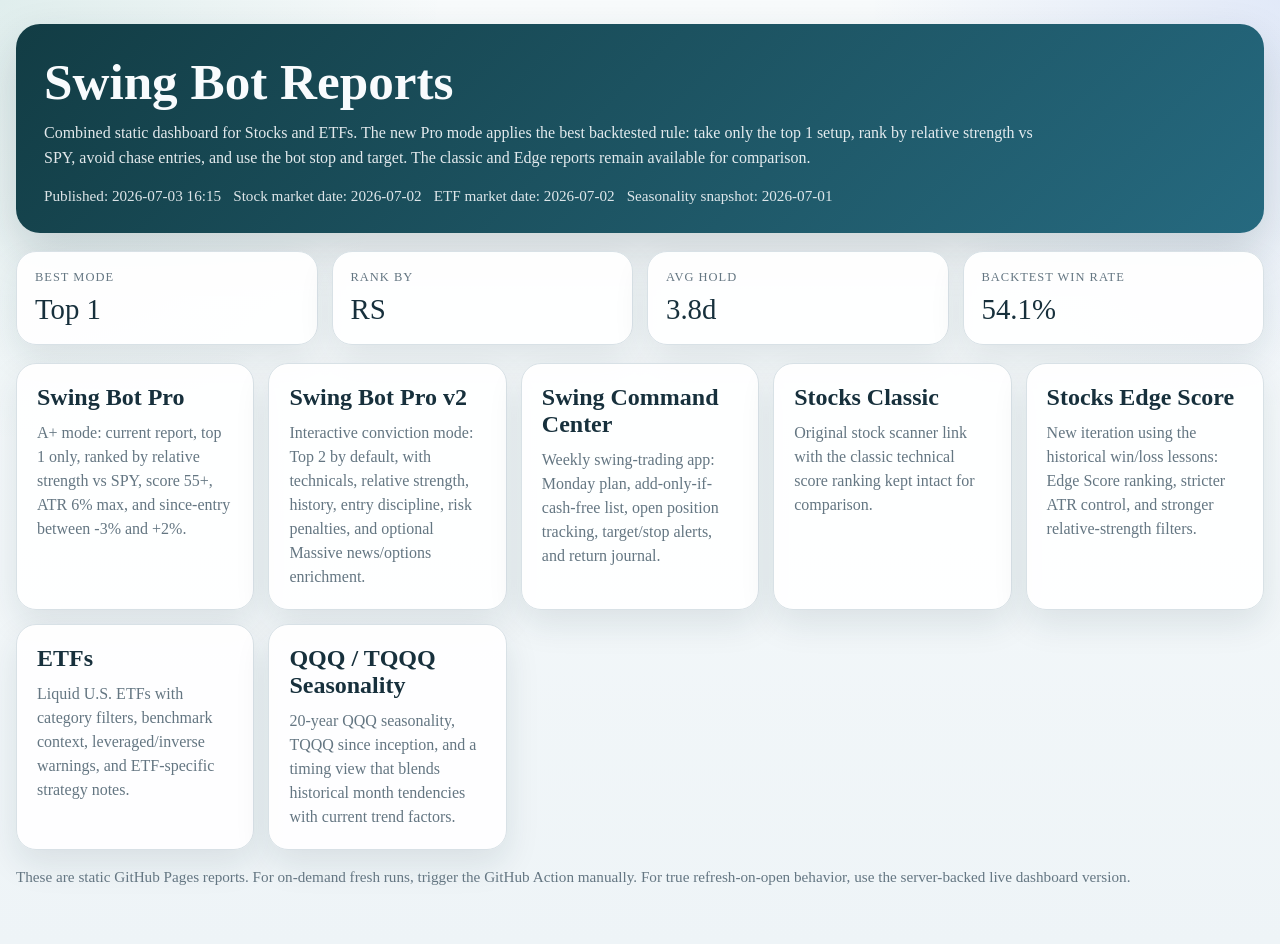
<file: index.html>
<!doctype html>
<html lang="en">
<head>
  <meta charset="utf-8">
  <meta http-equiv="Cache-Control" content="no-cache, no-store, must-revalidate">
  <meta http-equiv="Pragma" content="no-cache">
  <meta http-equiv="Expires" content="0">
  <meta name="viewport" content="width=device-width, initial-scale=1">
  <title>Swing Bot Reports</title>
  <style>
    :root {
      --bg: #eef4f7;
      --panel: rgba(255,255,255,.95);
      --ink: #17303c;
      --muted: #647682;
      --line: #d8e1e6;
      --green: #0c7a69;
      --blue: #1d4ed8;
      --shadow: 0 14px 34px rgba(23,48,60,.10);
    }
    * { box-sizing: border-box; }
    body {
      margin: 0;
      color: var(--ink);
      font-family: Georgia, "Times New Roman", serif;
      background:
        radial-gradient(circle at top left, rgba(12,122,105,.10), transparent 28%),
        radial-gradient(circle at top right, rgba(29,78,216,.10), transparent 26%),
        linear-gradient(180deg, #f8fbfc 0%, var(--bg) 100%);
    }
    .wrap { max-width: 1480px; margin: 0 auto; padding: 24px 16px 40px; }
    .hero {
      background: linear-gradient(135deg, rgba(14,57,65,.98), rgba(21,94,117,.92));
      color: #f8fbfd;
      border-radius: 24px;
      padding: 28px;
      box-shadow: 0 20px 45px rgba(23,48,60,.18);
    }
    .hero h1 { margin: 0 0 10px; font-size: clamp(2rem, 4vw, 3.4rem); }
    .hero p { margin: 0; line-height: 1.55; max-width: 1020px; color: rgba(248,251,253,.90); }
    .hero-meta {
      display: flex;
      gap: 12px;
      flex-wrap: wrap;
      margin-top: 16px;
      color: rgba(248,251,253,.88);
      font-size: .95rem;
    }
    .metrics, .links {
      display: grid;
      grid-template-columns: repeat(auto-fit, minmax(220px, 1fr));
      gap: 14px;
      margin-top: 18px;
    }
    .metric, .panel, .link-card {
      background: var(--panel);
      border: 1px solid var(--line);
      border-radius: 20px;
      box-shadow: var(--shadow);
    }
    .metric { padding: 18px; }
    .link-card { padding: 20px; text-decoration: none; color: var(--ink); }
    .link-card h2 { margin: 0 0 10px; }
    .link-card p { margin: 0; line-height: 1.5; color: var(--muted); }
    .label { color: var(--muted); text-transform: uppercase; letter-spacing: .08em; font-size: .78rem; }
    .value { font-size: 1.8rem; margin-top: 8px; }
    .note {
      margin-top: 16px;
      color: var(--muted);
      font-size: .95rem;
      line-height: 1.5;
    }
  </style>
</head>
<body>
  <div class="wrap">
    <section class="hero">
      <h1>Swing Bot Reports</h1>
      <p>Combined static dashboard for Stocks and ETFs. The new Pro mode applies the best backtested rule: take only the top 1 setup, rank by relative strength vs SPY, avoid chase entries, and use the bot stop and target. The classic and Edge reports remain available for comparison.</p>
      <div class="hero-meta">
        <div>Published: 2026-07-03 16:15</div>
        <div>Stock market date: 2026-07-02</div>
        <div>ETF market date: 2026-07-02</div>
        <div>Seasonality snapshot: 2026-07-01</div>
      </div>
    </section>
    <section class="metrics">
      <article class="metric"><div class="label">Best Mode</div><div class="value">Top 1</div></article>
      <article class="metric"><div class="label">Rank By</div><div class="value">RS</div></article>
      <article class="metric"><div class="label">Avg Hold</div><div class="value">3.8d</div></article>
      <article class="metric"><div class="label">Backtest Win Rate</div><div class="value">54.1%</div></article>
    </section>
    <section class="links">
      <a class="link-card" href="swingbot-pro.html?v=20260817">
        <h2>Swing Bot Pro</h2>
        <p>A+ mode: current report, top 1 only, ranked by relative strength vs SPY, score 55+, ATR 6% max, and since-entry between -3% and +2%.</p>
      </a>
      <a class="link-card" href="swingbot-pro-v2.html?v=20260827">
        <h2>Swing Bot Pro v2</h2>
        <p>Interactive conviction mode: Top 2 by default, with technicals, relative strength, history, entry discipline, risk penalties, and optional Massive news/options enrichment.</p>
      </a>
      <a class="link-card" href="swing-command-center.html?v=20260828">
        <h2>Swing Command Center</h2>
        <p>Weekly swing-trading app: Monday plan, add-only-if-cash-free list, open position tracking, target/stop alerts, and return journal.</p>
      </a>
      <a class="link-card" href="stocks.html?v=202607031615">
        <h2>Stocks Classic</h2>
        <p>Original stock scanner link with the classic technical score ranking kept intact for comparison.</p>
      </a>
      <a class="link-card" href="stocks-edge.html?v=202607031615">
        <h2>Stocks Edge Score</h2>
        <p>New iteration using the historical win/loss lessons: Edge Score ranking, stricter ATR control, and stronger relative-strength filters.</p>
      </a>
      <a class="link-card" href="etfs.html?v=202607031615">
        <h2>ETFs</h2>
        <p>Liquid U.S. ETFs with category filters, benchmark context, leveraged/inverse warnings, and ETF-specific strategy notes.</p>
      </a>
      <a class="link-card" href="seasonality.html?v=202607031615">
        <h2>QQQ / TQQQ Seasonality</h2>
        <p>20-year QQQ seasonality, TQQQ since inception, and a timing view that blends historical month tendencies with current trend factors.</p>
      </a>
    </section>
    <p class="note">These are static GitHub Pages reports. For on-demand fresh runs, trigger the GitHub Action manually. For true refresh-on-open behavior, use the server-backed live dashboard version.</p>
  </div>
</body>
</html>
</file>
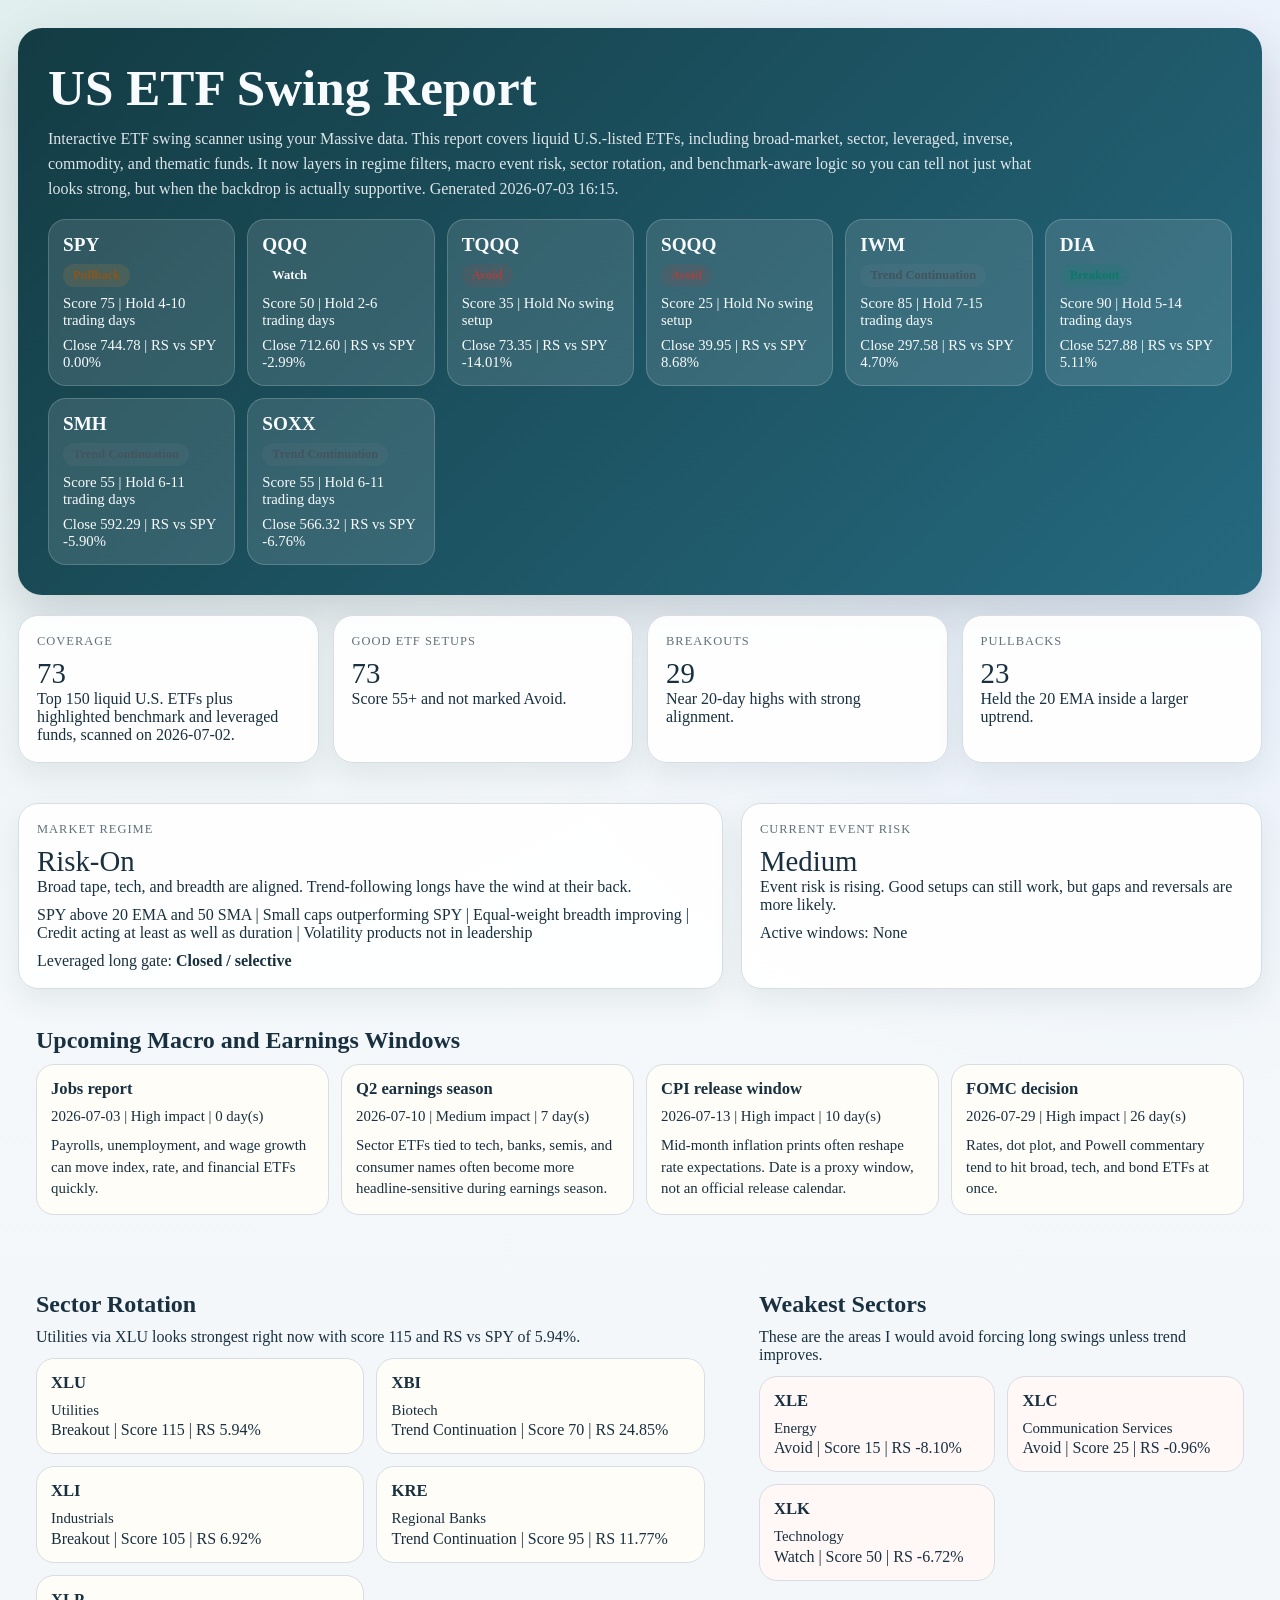
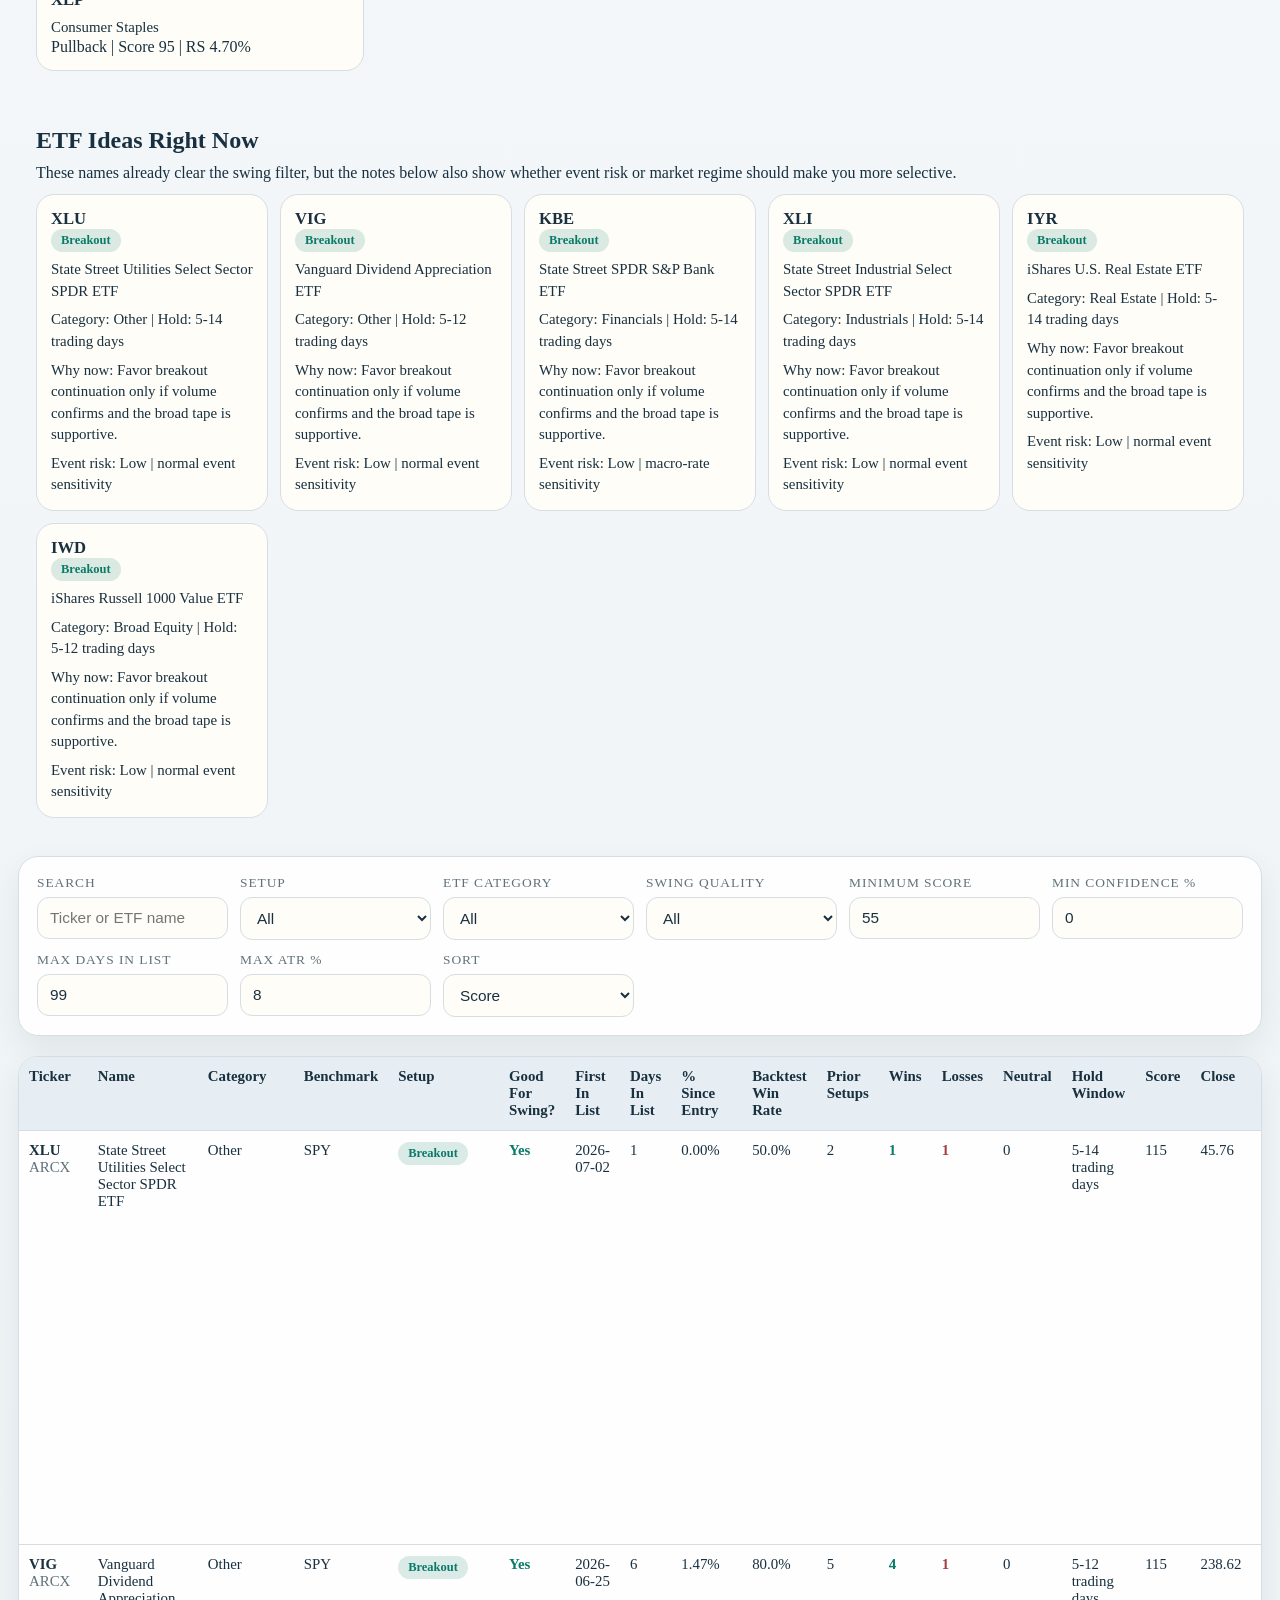
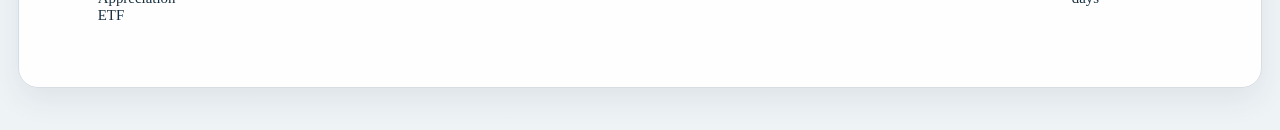
<file: etfs.html>
<!doctype html>
<html lang="en">
<head>
  <meta charset="utf-8">
  <meta http-equiv="Cache-Control" content="no-cache, no-store, must-revalidate">
  <meta http-equiv="Pragma" content="no-cache">
  <meta http-equiv="Expires" content="0">
  <meta name="viewport" content="width=device-width, initial-scale=1">
  <title>US ETF Swing Report</title>
  <style>
    :root { --bg:#eef3f6; --panel:rgba(255,255,255,.94); --ink:#18303f; --muted:#60717a; --line:#d6dde3; --green:#0b7a68; --amber:#bd7c2f; --red:#a3423f; }
    * { box-sizing:border-box; }
    body { margin:0; color:var(--ink); font-family:Georgia, "Times New Roman", serif; background:radial-gradient(circle at 10% 0%, rgba(11,122,104,.10), transparent 28%), radial-gradient(circle at 90% 10%, rgba(37,99,235,.10), transparent 24%), linear-gradient(180deg,#f7fafc 0%,var(--bg) 100%); }
    .wrap { max-width:1460px; margin:0 auto; padding:28px 18px 42px; }
    .hero { background:linear-gradient(135deg, rgba(15,56,64,.98), rgba(21,94,117,.92)); color:#f8fbfd; border-radius:24px; padding:30px; box-shadow:0 20px 45px rgba(30,47,57,.18); }
    .hero h1 { margin:0 0 10px; font-size:clamp(2rem,4vw,3.5rem); }
    .hero p { margin:0; line-height:1.55; max-width:1000px; color:rgba(248,251,253,.88); }
    .focus-grid { display:grid; grid-template-columns:repeat(auto-fit,minmax(180px,1fr)); gap:12px; margin-top:18px; }
    .focus-card { background:rgba(255,255,255,.12); border:1px solid rgba(255,255,255,.18); border-radius:18px; padding:14px; }
    .focus-ticker { font-size:1.2rem; font-weight:700; }
    .focus-setup { display:inline-block; margin-top:8px; padding:4px 10px; border-radius:999px; font-size:.78rem; font-weight:700; }
    .focus-line { margin-top:8px; font-size:.92rem; }
    .Breakout { background:rgba(11,122,104,.15); color:var(--green); }
    .Pullback { background:rgba(189,124,47,.16); color:#8a561a; }
    .Trend { background:rgba(109,127,137,.16); color:#43545e; }
    .Avoid { background:rgba(163,66,63,.15); color:var(--red); }
    .metrics { display:grid; grid-template-columns:repeat(auto-fit,minmax(210px,1fr)); gap:14px; margin-top:20px; }
    .metric,.controls,.table-wrap { background:var(--panel); border:1px solid var(--line); border-radius:20px; box-shadow:0 12px 30px rgba(30,47,57,.08); }
    .metric { padding:18px; }
    .label { color:var(--muted); text-transform:uppercase; letter-spacing:.08em; font-size:.78rem; }
    .value { font-size:1.8rem; margin-top:8px; }
    .panel { margin-top:20px; padding:18px; }
    .panel h2 { margin:0 0 10px; }
    .event-grid,.rotation-grid,.idea-grid { display:grid; grid-template-columns:repeat(auto-fit,minmax(220px,1fr)); gap:12px; }
    .event-card,.rotation-card,.idea-card { background:#fffdf8; border:1px solid var(--line); border-radius:18px; padding:14px; }
    .rotation-card.weak { background:#fff8f7; }
    .event-name,.rotation-ticker,.idea-ticker { font-size:1.04rem; font-weight:700; }
    .event-date,.rotation-title,.idea-line,.event-note { margin-top:7px; font-size:.93rem; line-height:1.45; }
    .split-grid { display:grid; grid-template-columns:1.15fr .85fr; gap:18px; margin-top:20px; }
    .status-pill { display:inline-block; padding:5px 10px; border-radius:999px; font-size:.78rem; font-weight:700; }
    .status-high { background:rgba(163,66,63,.15); color:var(--red); }
    .status-medium { background:rgba(189,124,47,.16); color:#8a561a; }
    .status-low { background:rgba(11,122,104,.15); color:var(--green); }
    .controls { margin-top:20px; padding:18px; }
    .control-grid { display:grid; grid-template-columns:repeat(auto-fit,minmax(180px,1fr)); gap:12px; }
    label { font-size:.84rem; color:var(--muted); display:block; margin-bottom:6px; text-transform:uppercase; letter-spacing:.07em; }
    input,select { width:100%; padding:11px 12px; border-radius:12px; border:1px solid var(--line); background:#fffdf8; color:var(--ink); font-size:.96rem; }
    .table-wrap { margin-top:20px; overflow:hidden; }
    .table-scroll { overflow:auto; max-height:70vh; }
    table { width:100%; border-collapse:collapse; min-width:1480px; }
    th,td { padding:11px 10px; border-bottom:1px solid var(--line); text-align:left; font-size:.93rem; vertical-align:top; }
    th { position:sticky; top:0; background:#e7eef3; cursor:pointer; z-index:1; }
    tbody tr:hover { background:rgba(21,94,117,.06); }
    .tag { display:inline-block; padding:4px 10px; border-radius:999px; font-size:.78rem; font-weight:700; }
    .yes { color:var(--green); font-weight:700; }
    .no { color:var(--red); font-weight:700; }
  </style>
</head>
<body>
  <div class="wrap">
    <section class="hero">
      <h1>US ETF Swing Report</h1>
      <p>Interactive ETF swing scanner using your Massive data. This report covers liquid U.S.-listed ETFs, including broad-market, sector, leveraged, inverse, commodity, and thematic funds. It now layers in regime filters, macro event risk, sector rotation, and benchmark-aware logic so you can tell not just what looks strong, but when the backdrop is actually supportive. Generated 2026-07-03 16:15.</p>
      <div class="focus-grid">
        <article class="focus-card">
          <div class="focus-ticker">SPY</div>
          <div class="focus-setup Pullback">Pullback</div>
          <div class="focus-line">Score 75 | Hold 4-10 trading days</div>
          <div class="focus-line">Close 744.78 | RS vs SPY 0.00%</div>
        </article>
        
        <article class="focus-card">
          <div class="focus-ticker">QQQ</div>
          <div class="focus-setup Watch">Watch</div>
          <div class="focus-line">Score 50 | Hold 2-6 trading days</div>
          <div class="focus-line">Close 712.60 | RS vs SPY -2.99%</div>
        </article>
        
        <article class="focus-card">
          <div class="focus-ticker">TQQQ</div>
          <div class="focus-setup Avoid">Avoid</div>
          <div class="focus-line">Score 35 | Hold No swing setup</div>
          <div class="focus-line">Close 73.35 | RS vs SPY -14.01%</div>
        </article>
        
        <article class="focus-card">
          <div class="focus-ticker">SQQQ</div>
          <div class="focus-setup Avoid">Avoid</div>
          <div class="focus-line">Score 25 | Hold No swing setup</div>
          <div class="focus-line">Close 39.95 | RS vs SPY 8.68%</div>
        </article>
        
        <article class="focus-card">
          <div class="focus-ticker">IWM</div>
          <div class="focus-setup Trend">Trend Continuation</div>
          <div class="focus-line">Score 85 | Hold 7-15 trading days</div>
          <div class="focus-line">Close 297.58 | RS vs SPY 4.70%</div>
        </article>
        
        <article class="focus-card">
          <div class="focus-ticker">DIA</div>
          <div class="focus-setup Breakout">Breakout</div>
          <div class="focus-line">Score 90 | Hold 5-14 trading days</div>
          <div class="focus-line">Close 527.88 | RS vs SPY 5.11%</div>
        </article>
        
        <article class="focus-card">
          <div class="focus-ticker">SMH</div>
          <div class="focus-setup Trend">Trend Continuation</div>
          <div class="focus-line">Score 55 | Hold 6-11 trading days</div>
          <div class="focus-line">Close 592.29 | RS vs SPY -5.90%</div>
        </article>
        
        <article class="focus-card">
          <div class="focus-ticker">SOXX</div>
          <div class="focus-setup Trend">Trend Continuation</div>
          <div class="focus-line">Score 55 | Hold 6-11 trading days</div>
          <div class="focus-line">Close 566.32 | RS vs SPY -6.76%</div>
        </article>
        </div>
    </section>
    <section class="metrics">
      <article class="metric"><div class="label">Coverage</div><div class="value" id="coverageCount">-</div><div>Top 150 liquid U.S. ETFs plus highlighted benchmark and leveraged funds, scanned on 2026-07-02.</div></article>
      <article class="metric"><div class="label">Good ETF Setups</div><div class="value" id="goodCount">-</div><div>Score 55+ and not marked Avoid.</div></article>
      <article class="metric"><div class="label">Breakouts</div><div class="value" id="breakoutCount">-</div><div>Near 20-day highs with strong alignment.</div></article>
      <article class="metric"><div class="label">Pullbacks</div><div class="value" id="pullbackCount">-</div><div>Held the 20 EMA inside a larger uptrend.</div></article>
    </section>
    <section class="split-grid">
      <article class="panel metric">
        <div class="label">Market Regime</div>
        <div class="value">Risk-On</div>
        <div>Broad tape, tech, and breadth are aligned. Trend-following longs have the wind at their back.</div>
        <div class="note" style="margin-top:10px;">SPY above 20 EMA and 50 SMA | Small caps outperforming SPY | Equal-weight breadth improving | Credit acting at least as well as duration | Volatility products not in leadership</div>
        <div class="note" style="margin-top:10px;">Leveraged long gate: <strong>Closed / selective</strong></div>
      </article>
      <article class="panel metric">
        <div class="label">Current Event Risk</div>
        <div class="value">Medium</div>
        <div>Event risk is rising. Good setups can still work, but gaps and reversals are more likely.</div>
        <div class="note" style="margin-top:10px;">Active windows: None</div>
      </article>
    </section>
    <section class="panel">
      <h2>Upcoming Macro and Earnings Windows</h2>
      <div class="event-grid">
        <article class="event-card">
          <div class="event-name">Jobs report</div>
          <div class="event-date">2026-07-03 | High impact | 0 day(s)</div>
          <div class="event-note">Payrolls, unemployment, and wage growth can move index, rate, and financial ETFs quickly.</div>
        </article>
        
        <article class="event-card">
          <div class="event-name">Q2 earnings season</div>
          <div class="event-date">2026-07-10 | Medium impact | 7 day(s)</div>
          <div class="event-note">Sector ETFs tied to tech, banks, semis, and consumer names often become more headline-sensitive during earnings season.</div>
        </article>
        
        <article class="event-card">
          <div class="event-name">CPI release window</div>
          <div class="event-date">2026-07-13 | High impact | 10 day(s)</div>
          <div class="event-note">Mid-month inflation prints often reshape rate expectations. Date is a proxy window, not an official release calendar.</div>
        </article>
        
        <article class="event-card">
          <div class="event-name">FOMC decision</div>
          <div class="event-date">2026-07-29 | High impact | 26 day(s)</div>
          <div class="event-note">Rates, dot plot, and Powell commentary tend to hit broad, tech, and bond ETFs at once.</div>
        </article>
        </div>
    </section>
    <section class="split-grid">
      <article class="panel">
        <h2>Sector Rotation</h2>
        <div class="note">Utilities via XLU looks strongest right now with score 115 and RS vs SPY of 5.94%.</div>
        <div class="rotation-grid" style="margin-top:12px;">
        <article class="rotation-card">
          <div class="rotation-ticker">XLU</div>
          <div class="rotation-title">Utilities</div>
          <div class="rotation-line">Breakout | Score 115 | RS 5.94%</div>
        </article>
        
        <article class="rotation-card">
          <div class="rotation-ticker">XBI</div>
          <div class="rotation-title">Biotech</div>
          <div class="rotation-line">Trend Continuation | Score 70 | RS 24.85%</div>
        </article>
        
        <article class="rotation-card">
          <div class="rotation-ticker">XLI</div>
          <div class="rotation-title">Industrials</div>
          <div class="rotation-line">Breakout | Score 105 | RS 6.92%</div>
        </article>
        
        <article class="rotation-card">
          <div class="rotation-ticker">KRE</div>
          <div class="rotation-title">Regional Banks</div>
          <div class="rotation-line">Trend Continuation | Score 95 | RS 11.77%</div>
        </article>
        
        <article class="rotation-card">
          <div class="rotation-ticker">XLP</div>
          <div class="rotation-title">Consumer Staples</div>
          <div class="rotation-line">Pullback | Score 95 | RS 4.70%</div>
        </article>
        </div>
      </article>
      <article class="panel">
        <h2>Weakest Sectors</h2>
        <div class="note">These are the areas I would avoid forcing long swings unless trend improves.</div>
        <div class="rotation-grid" style="margin-top:12px;">
        <article class="rotation-card weak">
          <div class="rotation-ticker">XLE</div>
          <div class="rotation-title">Energy</div>
          <div class="rotation-line">Avoid | Score 15 | RS -8.10%</div>
        </article>
        
        <article class="rotation-card weak">
          <div class="rotation-ticker">XLC</div>
          <div class="rotation-title">Communication Services</div>
          <div class="rotation-line">Avoid | Score 25 | RS -0.96%</div>
        </article>
        
        <article class="rotation-card weak">
          <div class="rotation-ticker">XLK</div>
          <div class="rotation-title">Technology</div>
          <div class="rotation-line">Watch | Score 50 | RS -6.72%</div>
        </article>
        </div>
      </article>
    </section>
    <section class="panel">
      <h2>ETF Ideas Right Now</h2>
      <div class="note">These names already clear the swing filter, but the notes below also show whether event risk or market regime should make you more selective.</div>
      <div class="idea-grid" style="margin-top:12px;">
        <article class="idea-card">
          <div class="idea-head">
            <div class="idea-ticker">XLU</div>
            <div class="tag Breakout">Breakout</div>
          </div>
          <div class="idea-line">State Street Utilities Select Sector SPDR ETF</div>
          <div class="idea-line">Category: Other | Hold: 5-14 trading days</div>
          <div class="idea-line">Why now: Favor breakout continuation only if volume confirms and the broad tape is supportive.</div>
          <div class="idea-line">Event risk: Low | normal event sensitivity</div>
        </article>
        
        <article class="idea-card">
          <div class="idea-head">
            <div class="idea-ticker">VIG</div>
            <div class="tag Breakout">Breakout</div>
          </div>
          <div class="idea-line">Vanguard Dividend Appreciation ETF</div>
          <div class="idea-line">Category: Other | Hold: 5-12 trading days</div>
          <div class="idea-line">Why now: Favor breakout continuation only if volume confirms and the broad tape is supportive.</div>
          <div class="idea-line">Event risk: Low | normal event sensitivity</div>
        </article>
        
        <article class="idea-card">
          <div class="idea-head">
            <div class="idea-ticker">KBE</div>
            <div class="tag Breakout">Breakout</div>
          </div>
          <div class="idea-line">State Street SPDR S&P Bank ETF</div>
          <div class="idea-line">Category: Financials | Hold: 5-14 trading days</div>
          <div class="idea-line">Why now: Favor breakout continuation only if volume confirms and the broad tape is supportive.</div>
          <div class="idea-line">Event risk: Low | macro-rate sensitivity</div>
        </article>
        
        <article class="idea-card">
          <div class="idea-head">
            <div class="idea-ticker">XLI</div>
            <div class="tag Breakout">Breakout</div>
          </div>
          <div class="idea-line">State Street Industrial Select Sector SPDR ETF</div>
          <div class="idea-line">Category: Industrials | Hold: 5-14 trading days</div>
          <div class="idea-line">Why now: Favor breakout continuation only if volume confirms and the broad tape is supportive.</div>
          <div class="idea-line">Event risk: Low | normal event sensitivity</div>
        </article>
        
        <article class="idea-card">
          <div class="idea-head">
            <div class="idea-ticker">IYR</div>
            <div class="tag Breakout">Breakout</div>
          </div>
          <div class="idea-line">iShares U.S. Real Estate ETF</div>
          <div class="idea-line">Category: Real Estate | Hold: 5-14 trading days</div>
          <div class="idea-line">Why now: Favor breakout continuation only if volume confirms and the broad tape is supportive.</div>
          <div class="idea-line">Event risk: Low | normal event sensitivity</div>
        </article>
        
        <article class="idea-card">
          <div class="idea-head">
            <div class="idea-ticker">IWD</div>
            <div class="tag Breakout">Breakout</div>
          </div>
          <div class="idea-line">iShares Russell 1000 Value ETF</div>
          <div class="idea-line">Category: Broad Equity | Hold: 5-12 trading days</div>
          <div class="idea-line">Why now: Favor breakout continuation only if volume confirms and the broad tape is supportive.</div>
          <div class="idea-line">Event risk: Low | normal event sensitivity</div>
        </article>
        </div>
    </section>
    <section class="controls">
      <div class="control-grid">
        <div><label for="search">Search</label><input id="search" type="text" placeholder="Ticker or ETF name"></div>
        <div><label for="setupFilter">Setup</label><select id="setupFilter"><option value="All">All</option><option value="Breakout">Breakout</option><option value="Pullback">Pullback</option><option value="Trend Continuation">Trend Continuation</option><option value="Avoid">Avoid</option></select></div>
        <div><label for="categoryFilter">ETF Category</label><select id="categoryFilter"><option value="All">All</option><option value="Broad Equity">Broad Equity</option><option value="Technology / Growth">Technology / Growth</option><option value="Leveraged">Leveraged</option><option value="Inverse">Inverse</option><option value="Fixed Income">Fixed Income</option><option value="Commodity / Alternative">Commodity / Alternative</option><option value="International">International</option><option value="Financials">Financials</option><option value="Energy">Energy</option><option value="Healthcare">Healthcare</option><option value="Thematic">Thematic</option><option value="Other">Other</option></select></div>
        <div><label for="qualityFilter">Swing Quality</label><select id="qualityFilter"><option value="All">All</option><option value="Yes">Good for swing trade</option><option value="No">Not good right now</option></select></div>
        <div><label for="minScore">Minimum Score</label><input id="minScore" type="number" value="55" min="0" max="100" step="5"></div>
        <div><label for="minConfidence">Min Confidence %</label><input id="minConfidence" type="number" value="0" min="0" max="100" step="5"></div>
        <div><label for="maxDaysInList">Max Days In List</label><input id="maxDaysInList" type="number" value="99" min="1" max="260" step="1"></div>
        <div><label for="maxAtr">Max ATR %</label><input id="maxAtr" type="number" value="8" min="1" max="30" step="0.5"></div>
        <div><label for="sortBy">Sort</label><select id="sortBy"><option value="score">Score</option><option value="setupConfidence">Backtest Win Rate</option><option value="similarSetups">Prior Setups</option><option value="entryChangePct">% Since Entry</option><option value="daysInList">Days In List</option><option value="rsVsSpy20d">RS vs SPY</option><option value="rsVsQqq20d">RS vs QQQ</option><option value="volumeRatio">Volume Ratio</option><option value="atrPct">ATR %</option><option value="close">Price</option></select></div>
      </div>
    </section>
    <section class="table-wrap"><div class="table-scroll"><table><thead><tr><th data-sort="ticker">Ticker</th><th data-sort="name">Name</th><th data-sort="category">Category</th><th data-sort="benchmark">Benchmark</th><th data-sort="setup">Setup</th><th data-sort="goodForSwing">Good For Swing?</th><th data-sort="firstSeenDate">First In List</th><th data-sort="daysInList">Days In List</th><th data-sort="entryChangePct">% Since Entry</th><th data-sort="setupConfidence">Backtest Win Rate</th><th data-sort="similarSetups">Prior Setups</th><th data-sort="setupWins">Wins</th><th data-sort="setupLosses">Losses</th><th data-sort="setupNeutral">Neutral</th><th data-sort="holdWindow">Hold Window</th><th data-sort="score">Score</th><th data-sort="close">Close</th><th data-sort="ema20">20 EMA</th><th data-sort="sma50">50 SMA</th><th data-sort="sma200">200 SMA</th><th data-sort="rsi14">RSI</th><th data-sort="macd">MACD</th><th data-sort="atrPct">ATR %</th><th data-sort="volumeRatio">Vol Ratio</th><th data-sort="rsVsSpy20d">RS vs SPY</th><th data-sort="rsVsQqq20d">RS vs QQQ</th><th data-sort="eventRisk">Event Risk</th><th data-sort="stopLoss">Stop</th><th data-sort="target1">T1</th><th data-sort="target2">T2</th><th data-sort="strategyIdea">Strategy</th><th data-sort="benchmarkNote">Benchmark Logic</th><th data-sort="caution">Caution</th><th data-sort="notes">Notes</th></tr></thead><tbody id="reportBody"></tbody></table></div></section>
  </div>
  <script>
    const rows = [{"ticker": "XLU", "name": "State Street Utilities Select Sector SPDR ETF", "exchange": "ARCX", "category": "Other", "benchmark": "SPY", "date": "2026-07-02", "setup": "Breakout", "score": 115, "close": 45.76, "ema20": 45.09, "sma50": 45.02, "sma200": 44.7, "rsi14": 56.5, "macd": 0.24, "macdSignal": 0.13, "atrPct": 1.52, "volumeRatio": 1.15, "rsVsSpy20d": 5.94, "rsVsQqq20d": 8.94, "stopLoss": 44.74, "target1": 46.8, "target2": 47.85, "holdWindow": "5-14 trading days", "goodForSwing": true, "strategyIdea": "Favor breakout continuation only if volume confirms and the broad tape is supportive.", "benchmarkNote": "Use SPY as the broad market check before committing capital.", "caution": "Standard swing risk; normal event sensitivity", "trendAligned": true, "leveraged": false, "inverse": false, "notes": "20 EMA > 50 SMA > 200 SMA; near 20-day high; held 20 EMA on pullback; MACD above signal; RSI in bullish zone; volume above 20-day average; beating SPY over 20 days", "firstSeenDate": "2026-07-02", "daysInList": 1, "entryChangePct": 0.0, "similarSetups": 2, "setupWins": 1, "setupLosses": 1, "setupNeutral": 0, "setupConfidence": 50.0, "confidenceLabel": "50.0%", "eventRisk": "Low", "regimeNote": "normal event sensitivity"}, {"ticker": "VIG", "name": "Vanguard Dividend Appreciation ETF", "exchange": "ARCX", "category": "Other", "benchmark": "SPY", "date": "2026-07-02", "setup": "Breakout", "score": 115, "close": 238.62, "ema20": 235.13, "sma50": 232.06, "sma200": 223.33, "rsi14": 65.7, "macd": 1.36, "macdSignal": 1.32, "atrPct": 0.92, "volumeRatio": 1.04, "rsVsSpy20d": 2.58, "rsVsQqq20d": 5.57, "stopLoss": 235.33, "target1": 241.91, "target2": 245.21, "holdWindow": "5-12 trading days", "goodForSwing": true, "strategyIdea": "Favor breakout continuation only if volume confirms and the broad tape is supportive.", "benchmarkNote": "Use SPY as the broad market check before committing capital.", "caution": "Standard swing risk; normal event sensitivity", "trendAligned": true, "leveraged": false, "inverse": false, "notes": "20 EMA > 50 SMA > 200 SMA; near 20-day high; held 20 EMA on pullback; MACD above signal; RSI in bullish zone; volume above 20-day average; beating SPY over 20 days", "firstSeenDate": "2026-06-25", "daysInList": 6, "entryChangePct": 1.47, "similarSetups": 5, "setupWins": 4, "setupLosses": 1, "setupNeutral": 0, "setupConfidence": 80.0, "confidenceLabel": "80.0%", "eventRisk": "Low", "regimeNote": "normal event sensitivity"}, {"ticker": "KBE", "name": "State Street SPDR S&P Bank ETF", "exchange": "ARCX", "category": "Financials", "benchmark": "SPY", "date": "2026-07-02", "setup": "Breakout", "score": 105, "close": 68.62, "ema20": 66.76, "sma50": 64.65, "sma200": 61.7, "rsi14": 65.2, "macd": 1.31, "macdSignal": 1.1, "atrPct": 1.67, "volumeRatio": 1.79, "rsVsSpy20d": 11.81, "rsVsQqq20d": 14.8, "stopLoss": 66.9, "target1": 70.34, "target2": 72.06, "holdWindow": "5-14 trading days", "goodForSwing": true, "strategyIdea": "Favor breakout continuation only if volume confirms and the broad tape is supportive.", "benchmarkNote": "Use SPY as the broad market check before committing capital.", "caution": "Standard swing risk; macro-rate sensitivity", "trendAligned": true, "leveraged": false, "inverse": false, "notes": "20 EMA > 50 SMA > 200 SMA; near 20-day high; MACD above signal; RSI in bullish zone; volume above 20-day average; beating SPY over 20 days; beating QQQ over 20 days", "firstSeenDate": "2026-06-23", "daysInList": 8, "entryChangePct": 2.66, "similarSetups": 3, "setupWins": 2, "setupLosses": 1, "setupNeutral": 0, "setupConfidence": 66.7, "confidenceLabel": "66.7%", "eventRisk": "Low", "regimeNote": "macro-rate sensitivity"}, {"ticker": "XLI", "name": "State Street Industrial Select Sector SPDR ETF", "exchange": "ARCX", "category": "Industrials", "benchmark": "SPY", "date": "2026-07-02", "setup": "Breakout", "score": 105, "close": 183.91, "ema20": 179.81, "sma50": 175.28, "sma200": 164.53, "rsi14": 60.4, "macd": 2.74, "macdSignal": 2.35, "atrPct": 1.77, "volumeRatio": 0.79, "rsVsSpy20d": 6.92, "rsVsQqq20d": 9.91, "stopLoss": 179.03, "target1": 188.79, "target2": 193.68, "holdWindow": "5-14 trading days", "goodForSwing": true, "strategyIdea": "Favor breakout continuation only if volume confirms and the broad tape is supportive.", "benchmarkNote": "Use SPY as the broad market check before committing capital.", "caution": "Standard swing risk; normal event sensitivity", "trendAligned": true, "leveraged": false, "inverse": false, "notes": "20 EMA > 50 SMA > 200 SMA; near 20-day high; held 20 EMA on pullback; MACD above signal; RSI in bullish zone; beating SPY over 20 days; beating QQQ over 20 days", "firstSeenDate": "2026-06-30", "daysInList": 3, "entryChangePct": -0.71, "similarSetups": 3, "setupWins": 0, "setupLosses": 1, "setupNeutral": 2, "setupConfidence": 0.0, "confidenceLabel": "0.0%", "eventRisk": "Low", "regimeNote": "normal event sensitivity"}, {"ticker": "IYR", "name": "iShares U.S. Real Estate ETF", "exchange": "ARCX", "category": "Real Estate", "benchmark": "SPY", "date": "2026-07-02", "setup": "Breakout", "score": 105, "close": 104.01, "ema20": 102.75, "sma50": 102.17, "sma200": 97.92, "rsi14": 56.1, "macd": 0.44, "macdSignal": 0.38, "atrPct": 1.43, "volumeRatio": 0.88, "rsVsSpy20d": 5.26, "rsVsQqq20d": 8.26, "stopLoss": 102.01, "target1": 106.24, "target2": 108.48, "holdWindow": "5-14 trading days", "goodForSwing": true, "strategyIdea": "Favor breakout continuation only if volume confirms and the broad tape is supportive.", "benchmarkNote": "Use SPY as the broad market check before committing capital.", "caution": "Standard swing risk; normal event sensitivity", "trendAligned": true, "leveraged": false, "inverse": false, "notes": "20 EMA > 50 SMA > 200 SMA; near 20-day high; held 20 EMA on pullback; MACD above signal; RSI in bullish zone; beating SPY over 20 days; beating QQQ over 20 days", "firstSeenDate": "2026-07-02", "daysInList": 1, "entryChangePct": 0.0, "similarSetups": 5, "setupWins": 2, "setupLosses": 1, "setupNeutral": 2, "setupConfidence": 66.7, "confidenceLabel": "66.7%", "eventRisk": "Low", "regimeNote": "normal event sensitivity"}, {"ticker": "IWD", "name": "iShares Russell 1000 Value ETF", "exchange": "ARCX", "category": "Broad Equity", "benchmark": "SPY", "date": "2026-07-02", "setup": "Breakout", "score": 105, "close": 246.81, "ema20": 241.52, "sma50": 236.48, "sma200": 218.69, "rsi14": 65.5, "macd": 2.39, "macdSignal": 2.35, "atrPct": 1.11, "volumeRatio": 0.72, "rsVsSpy20d": 4.39, "rsVsQqq20d": 7.39, "stopLoss": 242.69, "target1": 250.93, "target2": 255.04, "holdWindow": "5-12 trading days", "goodForSwing": true, "strategyIdea": "Favor breakout continuation only if volume confirms and the broad tape is supportive.", "benchmarkNote": "Use SPY as the broad market check before committing capital.", "caution": "Standard swing risk; normal event sensitivity", "trendAligned": true, "leveraged": false, "inverse": false, "notes": "20 EMA > 50 SMA > 200 SMA; near 20-day high; held 20 EMA on pullback; MACD above signal; RSI in bullish zone; beating SPY over 20 days; beating QQQ over 20 days", "firstSeenDate": "2026-06-25", "daysInList": 6, "entryChangePct": 0.98, "similarSetups": 5, "setupWins": 3, "setupLosses": 1, "setupNeutral": 1, "setupConfidence": 75.0, "confidenceLabel": "75.0%", "eventRisk": "Low", "regimeNote": "normal event sensitivity"}, {"ticker": "VTV", "name": "Vanguard Value ETF", "exchange": "ARCX", "category": "Other", "benchmark": "SPY", "date": "2026-07-02", "setup": "Breakout", "score": 105, "close": 219.17, "ema20": 216.46, "sma50": 211.33, "sma200": 198.39, "rsi14": 61.7, "macd": 2.18, "macdSignal": 2.38, "atrPct": 1.05, "volumeRatio": 1.47, "rsVsSpy20d": 4.01, "rsVsQqq20d": 7.0, "stopLoss": 215.73, "target1": 222.61, "target2": 226.06, "holdWindow": "5-12 trading days", "goodForSwing": true, "strategyIdea": "Favor breakout continuation only if volume confirms and the broad tape is supportive.", "benchmarkNote": "Use SPY as the broad market check before committing capital.", "caution": "Standard swing risk; normal event sensitivity", "trendAligned": true, "leveraged": false, "inverse": false, "notes": "20 EMA > 50 SMA > 200 SMA; near 20-day high; held 20 EMA on pullback; RSI in bullish zone; volume above 20-day average; beating SPY over 20 days; beating QQQ over 20 days", "firstSeenDate": "2026-07-02", "daysInList": 1, "entryChangePct": 0.0, "similarSetups": 5, "setupWins": 4, "setupLosses": 0, "setupNeutral": 1, "setupConfidence": 100.0, "confidenceLabel": "100.0%", "eventRisk": "Low", "regimeNote": "normal event sensitivity"}, {"ticker": "RSP", "name": "Invesco S&P 500 Equal Weight ETF", "exchange": "ARCX", "category": "Broad Equity", "benchmark": "SPY", "date": "2026-07-02", "setup": "Breakout", "score": 105, "close": 214.91, "ema20": 210.71, "sma50": 206.84, "sma200": 197.14, "rsi14": 64.8, "macd": 1.87, "macdSignal": 1.68, "atrPct": 1.14, "volumeRatio": 0.96, "rsVsSpy20d": 3.96, "rsVsQqq20d": 6.95, "stopLoss": 211.23, "target1": 218.59, "target2": 222.28, "holdWindow": "5-12 trading days", "goodForSwing": true, "strategyIdea": "Favor breakout continuation only if volume confirms and the broad tape is supportive.", "benchmarkNote": "Use SPY as the broad market check before committing capital.", "caution": "Standard swing risk; normal event sensitivity", "trendAligned": true, "leveraged": false, "inverse": false, "notes": "20 EMA > 50 SMA > 200 SMA; near 20-day high; held 20 EMA on pullback; MACD above signal; RSI in bullish zone; beating SPY over 20 days; beating QQQ over 20 days", "firstSeenDate": "2026-06-29", "daysInList": 4, "entryChangePct": 0.87, "similarSetups": 5, "setupWins": 2, "setupLosses": 2, "setupNeutral": 1, "setupConfidence": 50.0, "confidenceLabel": "50.0%", "eventRisk": "Low", "regimeNote": "normal event sensitivity"}, {"ticker": "QUAL", "name": "iShares MSCI USA Quality Factor ETF", "exchange": "BATS", "category": "Other", "benchmark": "SPY", "date": "2026-07-02", "setup": "Breakout", "score": 105, "close": 218.43, "ema20": 215.71, "sma50": 212.71, "sma200": 201.79, "rsi14": 59.9, "macd": 1.4, "macdSignal": 1.26, "atrPct": 1.24, "volumeRatio": 0.84, "rsVsSpy20d": 2.55, "rsVsQqq20d": 5.55, "stopLoss": 214.38, "target1": 222.48, "target2": 226.53, "holdWindow": "5-12 trading days", "goodForSwing": true, "strategyIdea": "Favor breakout continuation only if volume confirms and the broad tape is supportive.", "benchmarkNote": "Use SPY as the broad market check before committing capital.", "caution": "Standard swing risk; normal event sensitivity", "trendAligned": true, "leveraged": false, "inverse": false, "notes": "20 EMA > 50 SMA > 200 SMA; near 20-day high; held 20 EMA on pullback; MACD above signal; RSI in bullish zone; beating SPY over 20 days; beating QQQ over 20 days", "firstSeenDate": "2026-06-29", "daysInList": 4, "entryChangePct": 0.52, "similarSetups": 5, "setupWins": 2, "setupLosses": 2, "setupNeutral": 1, "setupConfidence": 50.0, "confidenceLabel": "50.0%", "eventRisk": "Low", "regimeNote": "normal event sensitivity"}, {"ticker": "VO", "name": "Vanguard Mid-Cap ETF", "exchange": "ARCX", "category": "Other", "benchmark": "SPY", "date": "2026-07-02", "setup": "Breakout", "score": 105, "close": 80.51, "ema20": 79.83, "sma50": 78.43, "sma200": 74.79, "rsi14": 57.9, "macd": 0.64, "macdSignal": 0.68, "atrPct": 1.28, "volumeRatio": 1.4, "rsVsSpy20d": 2.46, "rsVsQqq20d": 5.45, "stopLoss": 79.31, "target1": 82.05, "target2": 83.6, "holdWindow": "5-12 trading days", "goodForSwing": true, "strategyIdea": "Favor breakout continuation only if volume confirms and the broad tape is supportive.", "benchmarkNote": "Use SPY as the broad market check before committing capital.", "caution": "Standard swing risk; normal event sensitivity", "trendAligned": true, "leveraged": false, "inverse": false, "notes": "20 EMA > 50 SMA > 200 SMA; near 20-day high; held 20 EMA on pullback; RSI in bullish zone; volume above 20-day average; beating SPY over 20 days; beating QQQ over 20 days", "firstSeenDate": "2026-06-29", "daysInList": 4, "entryChangePct": 0.05, "similarSetups": 5, "setupWins": 3, "setupLosses": 2, "setupNeutral": 0, "setupConfidence": 60.0, "confidenceLabel": "60.0%", "eventRisk": "Low", "regimeNote": "normal event sensitivity"}, {"ticker": "SCHB", "name": "Schwab U.S. Broad Market ETF", "exchange": "ARCX", "category": "Other", "benchmark": "SPY", "date": "2026-07-02", "setup": "Breakout", "score": 105, "close": 28.87, "ema20": 28.7, "sma50": 28.48, "sma200": 26.71, "rsi14": 54.5, "macd": 0.09, "macdSignal": 0.1, "atrPct": 1.32, "volumeRatio": 1.19, "rsVsSpy20d": 0.43, "rsVsQqq20d": 3.42, "stopLoss": 28.51, "target1": 29.44, "target2": 30.01, "holdWindow": "5-12 trading days", "goodForSwing": true, "strategyIdea": "Favor breakout continuation only if volume confirms and the broad tape is supportive.", "benchmarkNote": "Use SPY as the broad market check before committing capital.", "caution": "Standard swing risk; normal event sensitivity", "trendAligned": true, "leveraged": false, "inverse": false, "notes": "20 EMA > 50 SMA > 200 SMA; near 20-day high; held 20 EMA on pullback; RSI in bullish zone; volume above 20-day average; beating SPY over 20 days; beating QQQ over 20 days", "firstSeenDate": "2026-06-30", "daysInList": 3, "entryChangePct": -0.31, "similarSetups": 4, "setupWins": 3, "setupLosses": 1, "setupNeutral": 0, "setupConfidence": 75.0, "confidenceLabel": "75.0%", "eventRisk": "Low", "regimeNote": "normal event sensitivity"}, {"ticker": "KRE", "name": "State Street SPDR S&P Regional Banking ETF", "exchange": "ARCX", "category": "Financials", "benchmark": "SPY", "date": "2026-07-02", "setup": "Trend Continuation", "score": 95, "close": 75.02, "ema20": 73.08, "sma50": 70.6, "sma200": 66.71, "rsi14": 62.9, "macd": 1.49, "macdSignal": 1.27, "atrPct": 1.8, "volumeRatio": 1.11, "rsVsSpy20d": 11.77, "rsVsQqq20d": 14.77, "stopLoss": 73.0, "target1": 77.04, "target2": 79.06, "holdWindow": "7-17 trading days", "goodForSwing": true, "strategyIdea": "Use as a trend-following swing and trail risk under moving-average support.", "benchmarkNote": "Use SPY as the broad market check before committing capital.", "caution": "Standard swing risk; macro-rate sensitivity", "trendAligned": true, "leveraged": false, "inverse": false, "notes": "20 EMA > 50 SMA > 200 SMA; MACD above signal; RSI in bullish zone; volume above 20-day average; beating SPY over 20 days; beating QQQ over 20 days", "firstSeenDate": "2026-07-02", "daysInList": 1, "entryChangePct": 0.0, "similarSetups": 4, "setupWins": 2, "setupLosses": 1, "setupNeutral": 1, "setupConfidence": 66.7, "confidenceLabel": "66.7%", "eventRisk": "Low", "regimeNote": "macro-rate sensitivity"}, {"ticker": "VNQ", "name": "Vanguard Real Estate ETF", "exchange": "ARCX", "category": "Real Estate", "benchmark": "SPY", "date": "2026-07-02", "setup": "Breakout", "score": 95, "close": 98.02, "ema20": 97.05, "sma50": 96.32, "sma200": 92.36, "rsi14": 55.3, "macd": 0.41, "macdSignal": 0.43, "atrPct": 1.43, "volumeRatio": 0.99, "rsVsSpy20d": 5.08, "rsVsQqq20d": 8.07, "stopLoss": 96.35, "target1": 100.13, "target2": 102.24, "holdWindow": "5-14 trading days", "goodForSwing": true, "strategyIdea": "Favor breakout continuation only if volume confirms and the broad tape is supportive.", "benchmarkNote": "Use SPY as the broad market check before committing capital.", "caution": "Standard swing risk; normal event sensitivity", "trendAligned": true, "leveraged": false, "inverse": false, "notes": "20 EMA > 50 SMA > 200 SMA; near 20-day high; held 20 EMA on pullback; RSI in bullish zone; beating SPY over 20 days; beating QQQ over 20 days", "firstSeenDate": "2026-07-02", "daysInList": 1, "entryChangePct": 0.0, "similarSetups": 5, "setupWins": 2, "setupLosses": 1, "setupNeutral": 2, "setupConfidence": 66.7, "confidenceLabel": "66.7%", "eventRisk": "Low", "regimeNote": "normal event sensitivity"}, {"ticker": "XLP", "name": "State Street Consumer Staples Select Sector SPDR ETF", "exchange": "ARCX", "category": "Consumer", "benchmark": "SPY", "date": "2026-07-02", "setup": "Pullback", "score": 95, "close": 84.99, "ema20": 84.02, "sma50": 83.97, "sma200": 81.72, "rsi14": 54.9, "macd": 0.04, "macdSignal": 0.04, "atrPct": 1.46, "volumeRatio": 1.32, "rsVsSpy20d": 4.7, "rsVsQqq20d": 7.69, "stopLoss": 83.4, "target1": 86.85, "target2": 88.71, "holdWindow": "4-10 trading days", "goodForSwing": true, "strategyIdea": "Best used after a controlled retracement into trend support with improving momentum.", "benchmarkNote": "Use SPY as the broad market check before committing capital.", "caution": "Standard swing risk; normal event sensitivity", "trendAligned": true, "leveraged": false, "inverse": false, "notes": "20 EMA > 50 SMA > 200 SMA; held 20 EMA on pullback; RSI in bullish zone; volume above 20-day average; beating SPY over 20 days; beating QQQ over 20 days", "firstSeenDate": "2026-07-02", "daysInList": 1, "entryChangePct": 0.0, "similarSetups": 4, "setupWins": 2, "setupLosses": 2, "setupNeutral": 0, "setupConfidence": 50.0, "confidenceLabel": "50.0%", "eventRisk": "Low", "regimeNote": "normal event sensitivity"}, {"ticker": "IWO", "name": "iShares Russell 2000 Growth ETF", "exchange": "ARCX", "category": "Broad Equity", "benchmark": "SPY", "date": "2026-07-02", "setup": "Pullback", "score": 95, "close": 386.78, "ema20": 384.55, "sma50": 373.58, "sma200": 340.14, "rsi14": 54.5, "macd": 5.57, "macdSignal": 5.86, "atrPct": 2.21, "volumeRatio": 2.29, "rsVsSpy20d": 3.85, "rsVsQqq20d": 6.84, "stopLoss": 380.27, "target1": 399.62, "target2": 412.46, "holdWindow": "4-10 trading days", "goodForSwing": true, "strategyIdea": "Best used after a controlled retracement into trend support with improving momentum.", "benchmarkNote": "Use SPY as the broad market check before committing capital.", "caution": "Standard swing risk; normal event sensitivity", "trendAligned": true, "leveraged": false, "inverse": false, "notes": "20 EMA > 50 SMA > 200 SMA; held 20 EMA on pullback; RSI in bullish zone; volume above 20-day average; beating SPY over 20 days; beating QQQ over 20 days", "firstSeenDate": "2026-07-02", "daysInList": 1, "entryChangePct": 0.0, "similarSetups": 2, "setupWins": 1, "setupLosses": 1, "setupNeutral": 0, "setupConfidence": 50.0, "confidenceLabel": "50.0%", "eventRisk": "Low", "regimeNote": "normal event sensitivity"}, {"ticker": "IJH", "name": "iShares Core S&P Mid-Cap ETF", "exchange": "ARCX", "category": "Other", "benchmark": "SPY", "date": "2026-07-02", "setup": "Breakout", "score": 95, "close": 76.09, "ema20": 75.66, "sma50": 74.24, "sma200": 69.22, "rsi14": 55.4, "macd": 0.7, "macdSignal": 0.72, "atrPct": 1.47, "volumeRatio": 0.99, "rsVsSpy20d": 2.53, "rsVsQqq20d": 5.53, "stopLoss": 75.1, "target1": 77.77, "target2": 79.45, "holdWindow": "5-12 trading days", "goodForSwing": true, "strategyIdea": "Favor breakout continuation only if volume confirms and the broad tape is supportive.", "benchmarkNote": "Use SPY as the broad market check before committing capital.", "caution": "Standard swing risk; normal event sensitivity", "trendAligned": true, "leveraged": false, "inverse": false, "notes": "20 EMA > 50 SMA > 200 SMA; near 20-day high; held 20 EMA on pullback; RSI in bullish zone; beating SPY over 20 days; beating QQQ over 20 days", "firstSeenDate": "2026-06-25", "daysInList": 6, "entryChangePct": -0.48, "similarSetups": 4, "setupWins": 2, "setupLosses": 0, "setupNeutral": 2, "setupConfidence": 100.0, "confidenceLabel": "100.0%", "eventRisk": "Low", "regimeNote": "normal event sensitivity"}, {"ticker": "MDY", "name": "State Street SPDR S&P MIDCAP 400 ETF Trust", "exchange": "ARCX", "category": "Other", "benchmark": "SPY", "date": "2026-07-02", "setup": "Breakout", "score": 95, "close": 693.7, "ema20": 690.28, "sma50": 677.47, "sma200": 632.15, "rsi14": 55.1, "macd": 6.27, "macdSignal": 6.53, "atrPct": 1.46, "volumeRatio": 0.74, "rsVsSpy20d": 2.45, "rsVsQqq20d": 5.44, "stopLoss": 685.22, "target1": 708.88, "target2": 724.06, "holdWindow": "5-12 trading days", "goodForSwing": true, "strategyIdea": "Favor breakout continuation only if volume confirms and the broad tape is supportive.", "benchmarkNote": "Use SPY as the broad market check before committing capital.", "caution": "Standard swing risk; normal event sensitivity", "trendAligned": true, "leveraged": false, "inverse": false, "notes": "20 EMA > 50 SMA > 200 SMA; near 20-day high; held 20 EMA on pullback; RSI in bullish zone; beating SPY over 20 days; beating QQQ over 20 days", "firstSeenDate": "2026-06-25", "daysInList": 6, "entryChangePct": -0.53, "similarSetups": 4, "setupWins": 2, "setupLosses": 0, "setupNeutral": 2, "setupConfidence": 100.0, "confidenceLabel": "100.0%", "eventRisk": "Low", "regimeNote": "normal event sensitivity"}, {"ticker": "XLB", "name": "State Street Materials Select Sector SPDR ETF", "exchange": "ARCX", "category": "Other", "benchmark": "SPY", "date": "2026-07-02", "setup": "Pullback", "score": 95, "close": 52.01, "ema20": 51.34, "sma50": 51.26, "sma200": 48.33, "rsi14": 55.1, "macd": 0.06, "macdSignal": 0.08, "atrPct": 1.75, "volumeRatio": 1.06, "rsVsSpy20d": 1.99, "rsVsQqq20d": 4.98, "stopLoss": 50.88, "target1": 53.38, "target2": 54.74, "holdWindow": "4-10 trading days", "goodForSwing": true, "strategyIdea": "Best used after a controlled retracement into trend support with improving momentum.", "benchmarkNote": "Use SPY as the broad market check before committing capital.", "caution": "Standard swing risk; normal event sensitivity", "trendAligned": true, "leveraged": false, "inverse": false, "notes": "20 EMA > 50 SMA > 200 SMA; held 20 EMA on pullback; RSI in bullish zone; volume above 20-day average; beating SPY over 20 days; beating QQQ over 20 days", "firstSeenDate": "2026-07-02", "daysInList": 1, "entryChangePct": 0.0, "similarSetups": 5, "setupWins": 2, "setupLosses": 3, "setupNeutral": 0, "setupConfidence": 40.0, "confidenceLabel": "40.0%", "eventRisk": "Low", "regimeNote": "normal event sensitivity"}, {"ticker": "EFA", "name": "iShares MSCI EAFE ETF", "exchange": "ARCX", "category": "Other", "benchmark": "SPY", "date": "2026-07-02", "setup": "Breakout", "score": 95, "close": 104.37, "ema20": 103.54, "sma50": 103.24, "sma200": 98.9, "rsi14": 53.9, "macd": 0.04, "macdSignal": 0.07, "atrPct": 1.29, "volumeRatio": 0.82, "rsVsSpy20d": 1.49, "rsVsQqq20d": 4.49, "stopLoss": 102.87, "target1": 106.39, "target2": 108.41, "holdWindow": "5-12 trading days", "goodForSwing": true, "strategyIdea": "Favor breakout continuation only if volume confirms and the broad tape is supportive.", "benchmarkNote": "Use SPY as the broad market check before committing capital.", "caution": "Standard swing risk; normal event sensitivity", "trendAligned": true, "leveraged": false, "inverse": false, "notes": "20 EMA > 50 SMA > 200 SMA; near 20-day high; held 20 EMA on pullback; RSI in bullish zone; beating SPY over 20 days; beating QQQ over 20 days", "firstSeenDate": "2026-07-02", "daysInList": 1, "entryChangePct": 0.0, "similarSetups": 4, "setupWins": 0, "setupLosses": 3, "setupNeutral": 1, "setupConfidence": 0.0, "confidenceLabel": "0.0%", "eventRisk": "Low", "regimeNote": "normal event sensitivity"}, {"ticker": "IEFA", "name": "iShares Core MSCI EAFE ETF", "exchange": "BATS", "category": "Other", "benchmark": "SPY", "date": "2026-07-02", "setup": "Breakout", "score": 95, "close": 97.3, "ema20": 96.55, "sma50": 96.42, "sma200": 92.29, "rsi14": 53.9, "macd": -0.04, "macdSignal": -0.02, "atrPct": 1.25, "volumeRatio": 0.92, "rsVsSpy20d": 1.17, "rsVsQqq20d": 4.17, "stopLoss": 95.94, "target1": 99.12, "target2": 100.94, "holdWindow": "5-12 trading days", "goodForSwing": true, "strategyIdea": "Favor breakout continuation only if volume confirms and the broad tape is supportive.", "benchmarkNote": "Use SPY as the broad market check before committing capital.", "caution": "Standard swing risk; normal event sensitivity", "trendAligned": true, "leveraged": false, "inverse": false, "notes": "20 EMA > 50 SMA > 200 SMA; near 20-day high; held 20 EMA on pullback; RSI in bullish zone; beating SPY over 20 days; beating QQQ over 20 days", "firstSeenDate": "2026-07-02", "daysInList": 1, "entryChangePct": 0.0, "similarSetups": 4, "setupWins": 0, "setupLosses": 2, "setupNeutral": 2, "setupConfidence": 0.0, "confidenceLabel": "0.0%", "eventRisk": "Low", "regimeNote": "normal event sensitivity"}, {"ticker": "VYM", "name": "Vanguard High Dividend Yield ETF", "exchange": "ARCX", "category": "Other", "benchmark": "SPY", "date": "2026-07-02", "setup": "Breakout", "score": 95, "close": 159.48, "ema20": 158.57, "sma50": 157.58, "sma200": 149.14, "rsi14": 56.3, "macd": 0.27, "macdSignal": 0.42, "atrPct": 0.94, "volumeRatio": 0.96, "rsVsSpy20d": 0.63, "rsVsQqq20d": 3.62, "stopLoss": 157.82, "target1": 161.73, "target2": 163.98, "holdWindow": "5-12 trading days", "goodForSwing": true, "strategyIdea": "Favor breakout continuation only if volume confirms and the broad tape is supportive.", "benchmarkNote": "Use SPY as the broad market check before committing capital.", "caution": "Standard swing risk; normal event sensitivity", "trendAligned": true, "leveraged": false, "inverse": false, "notes": "20 EMA > 50 SMA > 200 SMA; near 20-day high; held 20 EMA on pullback; RSI in bullish zone; beating SPY over 20 days; beating QQQ over 20 days", "firstSeenDate": "2026-07-02", "daysInList": 1, "entryChangePct": 0.0, "similarSetups": 5, "setupWins": 4, "setupLosses": 1, "setupNeutral": 0, "setupConfidence": 80.0, "confidenceLabel": "80.0%", "eventRisk": "Low", "regimeNote": "normal event sensitivity"}, {"ticker": "IWB", "name": "iShares Russell 1000 ETF", "exchange": "ARCX", "category": "Broad Equity", "benchmark": "SPY", "date": "2026-07-02", "setup": "Breakout", "score": 95, "close": 408.75, "ema20": 405.69, "sma50": 402.89, "sma200": 379.13, "rsi14": 55.6, "macd": 1.18, "macdSignal": 1.18, "atrPct": 1.26, "volumeRatio": 0.8, "rsVsSpy20d": 0.51, "rsVsQqq20d": 3.5, "stopLoss": 403.11, "target1": 416.5, "target2": 424.26, "holdWindow": "5-12 trading days", "goodForSwing": true, "strategyIdea": "Favor breakout continuation only if volume confirms and the broad tape is supportive.", "benchmarkNote": "Use SPY as the broad market check before committing capital.", "caution": "Standard swing risk; normal event sensitivity", "trendAligned": true, "leveraged": false, "inverse": false, "notes": "20 EMA > 50 SMA > 200 SMA; near 20-day high; held 20 EMA on pullback; RSI in bullish zone; beating SPY over 20 days; beating QQQ over 20 days", "firstSeenDate": "2026-07-02", "daysInList": 1, "entryChangePct": 0.0, "similarSetups": 5, "setupWins": 3, "setupLosses": 1, "setupNeutral": 1, "setupConfidence": 75.0, "confidenceLabel": "75.0%", "eventRisk": "Low", "regimeNote": "normal event sensitivity"}, {"ticker": "VTI", "name": "Vanguard Total Stock Market ETF", "exchange": "ARCX", "category": "Broad Equity", "benchmark": "SPY", "date": "2026-07-02", "setup": "Breakout", "score": 95, "close": 368.76, "ema20": 366.69, "sma50": 363.68, "sma200": 341.31, "rsi14": 54.4, "macd": 1.21, "macdSignal": 1.36, "atrPct": 1.31, "volumeRatio": 0.86, "rsVsSpy20d": 0.48, "rsVsQqq20d": 3.47, "stopLoss": 364.28, "target1": 375.99, "target2": 383.22, "holdWindow": "5-12 trading days", "goodForSwing": true, "strategyIdea": "Favor breakout continuation only if volume confirms and the broad tape is supportive.", "benchmarkNote": "Use SPY as the broad market check before committing capital.", "caution": "Standard swing risk; normal event sensitivity", "trendAligned": true, "leveraged": false, "inverse": false, "notes": "20 EMA > 50 SMA > 200 SMA; near 20-day high; held 20 EMA on pullback; RSI in bullish zone; beating SPY over 20 days; beating QQQ over 20 days", "firstSeenDate": "2026-06-30", "daysInList": 3, "entryChangePct": -0.35, "similarSetups": 4, "setupWins": 3, "setupLosses": 1, "setupNeutral": 0, "setupConfidence": 75.0, "confidenceLabel": "75.0%", "eventRisk": "Low", "regimeNote": "normal event sensitivity"}, {"ticker": "ITOT", "name": "iShares Core S&P Total U.S. Stock Market ETF", "exchange": "ARCX", "category": "Other", "benchmark": "SPY", "date": "2026-07-02", "setup": "Breakout", "score": 95, "close": 163.76, "ema20": 162.71, "sma50": 161.44, "sma200": 151.39, "rsi14": 55.1, "macd": 0.54, "macdSignal": 0.56, "atrPct": 1.3, "volumeRatio": 0.95, "rsVsSpy20d": 0.47, "rsVsQqq20d": 3.47, "stopLoss": 161.65, "target1": 166.95, "target2": 170.13, "holdWindow": "5-12 trading days", "goodForSwing": true, "strategyIdea": "Favor breakout continuation only if volume confirms and the broad tape is supportive.", "benchmarkNote": "Use SPY as the broad market check before committing capital.", "caution": "Standard swing risk; normal event sensitivity", "trendAligned": true, "leveraged": false, "inverse": false, "notes": "20 EMA > 50 SMA > 200 SMA; near 20-day high; held 20 EMA on pullback; RSI in bullish zone; beating SPY over 20 days; beating QQQ over 20 days", "firstSeenDate": "2026-06-30", "daysInList": 3, "entryChangePct": -0.31, "similarSetups": 4, "setupWins": 3, "setupLosses": 1, "setupNeutral": 0, "setupConfidence": 75.0, "confidenceLabel": "75.0%", "eventRisk": "Low", "regimeNote": "normal event sensitivity"}, {"ticker": "EWJ", "name": "iShares MSCI Japan ETF", "exchange": "ARCX", "category": "International", "benchmark": "ACWI", "date": "2026-07-02", "setup": "Pullback", "score": 95, "close": 93.14, "ema20": 93.1, "sma50": 91.66, "sma200": 86.21, "rsi14": 51.5, "macd": 0.43, "macdSignal": 0.64, "atrPct": 1.71, "volumeRatio": 1.2, "rsVsSpy20d": 0.4, "rsVsQqq20d": 3.4, "stopLoss": 92.3, "target1": 95.54, "target2": 97.93, "holdWindow": "4-10 trading days", "goodForSwing": true, "strategyIdea": "Check dollar trend and foreign-market leadership before entry.", "benchmarkNote": "Dollar strength and foreign market leadership can change the trade quickly.", "caution": "Macro sensitive; normal event sensitivity", "trendAligned": true, "leveraged": false, "inverse": false, "notes": "20 EMA > 50 SMA > 200 SMA; held 20 EMA on pullback; RSI in bullish zone; volume above 20-day average; beating SPY over 20 days; beating QQQ over 20 days", "firstSeenDate": "2026-07-02", "daysInList": 1, "entryChangePct": 0.0, "similarSetups": 6, "setupWins": 3, "setupLosses": 3, "setupNeutral": 0, "setupConfidence": 50.0, "confidenceLabel": "50.0%", "eventRisk": "Low", "regimeNote": "normal event sensitivity"}, {"ticker": "GSLC", "name": "Goldman Sachs ActiveBeta U.S. Large Cap Equity ETF", "exchange": "ARCX", "category": "Commodity / Alternative", "benchmark": "GLD", "date": "2026-07-02", "setup": "Pullback", "score": 95, "close": 141.83, "ema20": 140.98, "sma50": 140.25, "sma200": 133.36, "rsi14": 55.0, "macd": 0.27, "macdSignal": 0.3, "atrPct": 1.18, "volumeRatio": 6.21, "rsVsSpy20d": 0.28, "rsVsQqq20d": 3.27, "stopLoss": 140.15, "target1": 144.34, "target2": 146.85, "holdWindow": "4-10 trading days", "goodForSwing": true, "strategyIdea": "Pair the chart with macro catalysts like dollar, yields, and commodity supply news.", "benchmarkNote": "Macro catalysts and commodity trends matter as much as price structure.", "caution": "Macro sensitive; normal event sensitivity", "trendAligned": true, "leveraged": false, "inverse": false, "notes": "20 EMA > 50 SMA > 200 SMA; held 20 EMA on pullback; RSI in bullish zone; volume above 20-day average; beating SPY over 20 days; beating QQQ over 20 days", "firstSeenDate": "2026-06-29", "daysInList": 4, "entryChangePct": 0.66, "similarSetups": 3, "setupWins": 1, "setupLosses": 1, "setupNeutral": 1, "setupConfidence": 50.0, "confidenceLabel": "50.0%", "eventRisk": "Low", "regimeNote": "normal event sensitivity"}, {"ticker": "DIA", "name": "State Street SPDR Dow Jones Industrial Average ETF Trust", "exchange": "ARCX", "category": "Industrials", "benchmark": "SPY", "date": "2026-07-02", "setup": "Breakout", "score": 90, "close": 527.88, "ema20": 516.64, "sma50": 505.85, "sma200": 484.6, "rsi14": 68.4, "macd": 5.35, "macdSignal": 4.98, "atrPct": 1.15, "volumeRatio": 0.65, "rsVsSpy20d": 5.11, "rsVsQqq20d": 8.11, "stopLoss": 518.77, "target1": 536.99, "target2": 546.11, "holdWindow": "5-14 trading days", "goodForSwing": true, "strategyIdea": "Favor breakout continuation only if volume confirms and the broad tape is supportive.", "benchmarkNote": "Use SPY as the broad market check before committing capital.", "caution": "Standard swing risk; normal event sensitivity", "trendAligned": true, "leveraged": false, "inverse": false, "notes": "20 EMA > 50 SMA > 200 SMA; near 20-day high; held 20 EMA on pullback; MACD above signal; beating SPY over 20 days; beating QQQ over 20 days", "firstSeenDate": "2026-06-29", "daysInList": 4, "entryChangePct": 1.19, "similarSetups": 5, "setupWins": 3, "setupLosses": 0, "setupNeutral": 2, "setupConfidence": 100.0, "confidenceLabel": "100.0%", "eventRisk": "Low", "regimeNote": "normal event sensitivity"}, {"ticker": "USMV", "name": "iShares MSCI USA Min Vol Factor ETF", "exchange": "BATS", "category": "Other", "benchmark": "SPY", "date": "2026-07-02", "setup": "Breakout", "score": 90, "close": 97.89, "ema20": 95.86, "sma50": 95.32, "sma200": 94.68, "rsi14": 68.2, "macd": 0.33, "macdSignal": 0.09, "atrPct": 0.9, "volumeRatio": 0.99, "rsVsSpy20d": 2.95, "rsVsQqq20d": 5.94, "stopLoss": 96.57, "target1": 99.21, "target2": 100.54, "holdWindow": "5-12 trading days", "goodForSwing": true, "strategyIdea": "Favor breakout continuation only if volume confirms and the broad tape is supportive.", "benchmarkNote": "Use SPY as the broad market check before committing capital.", "caution": "Standard swing risk; normal event sensitivity", "trendAligned": true, "leveraged": false, "inverse": false, "notes": "20 EMA > 50 SMA > 200 SMA; near 20-day high; held 20 EMA on pullback; MACD above signal; beating SPY over 20 days; beating QQQ over 20 days", "firstSeenDate": "2026-06-26", "daysInList": 5, "entryChangePct": 1.98, "similarSetups": 4, "setupWins": 2, "setupLosses": 2, "setupNeutral": 0, "setupConfidence": 50.0, "confidenceLabel": "50.0%", "eventRisk": "Low", "regimeNote": "normal event sensitivity"}, {"ticker": "IJR", "name": "iShares Core S&P Small-Cap ETF", "exchange": "ARCX", "category": "Other", "benchmark": "SPY", "date": "2026-07-02", "setup": "Trend Continuation", "score": 85, "close": 146.48, "ema20": 143.8, "sma50": 139.46, "sma200": 127.56, "rsi14": 62.9, "macd": 2.54, "macdSignal": 2.28, "atrPct": 1.56, "volumeRatio": 0.84, "rsVsSpy20d": 7.05, "rsVsQqq20d": 10.05, "stopLoss": 143.05, "target1": 149.91, "target2": 153.34, "holdWindow": "7-17 trading days", "goodForSwing": true, "strategyIdea": "Use as a trend-following swing and trail risk under moving-average support.", "benchmarkNote": "Use SPY as the broad market check before committing capital.", "caution": "Standard swing risk; normal event sensitivity", "trendAligned": true, "leveraged": false, "inverse": false, "notes": "20 EMA > 50 SMA > 200 SMA; MACD above signal; RSI in bullish zone; beating SPY over 20 days; beating QQQ over 20 days", "firstSeenDate": "2026-07-02", "daysInList": 1, "entryChangePct": 0.0, "similarSetups": 2, "setupWins": 1, "setupLosses": 0, "setupNeutral": 1, "setupConfidence": 100.0, "confidenceLabel": "100.0%", "eventRisk": "Low", "regimeNote": "normal event sensitivity"}, {"ticker": "ARKK", "name": "ARK Innovation ETF", "exchange": "BATS", "category": "Thematic", "benchmark": "SPY", "date": "2026-07-02", "setup": "Pullback", "score": 85, "close": 81.25, "ema20": 78.7, "sma50": 77.68, "sma200": 78.25, "rsi14": 58.5, "macd": 0.94, "macdSignal": 0.53, "atrPct": 3.26, "volumeRatio": 1.05, "rsVsSpy20d": 5.21, "rsVsQqq20d": 8.2, "stopLoss": 77.37, "target1": 85.22, "target2": 89.2, "holdWindow": "4-12 trading days", "goodForSwing": true, "strategyIdea": "Best used after a controlled retracement into trend support with improving momentum.", "benchmarkNote": "Use SPY as the broad market check before committing capital.", "caution": "Standard swing risk; normal event sensitivity", "trendAligned": false, "leveraged": false, "inverse": false, "notes": "held 20 EMA on pullback; MACD above signal; RSI in bullish zone; volume above 20-day average; beating SPY over 20 days; beating QQQ over 20 days", "firstSeenDate": "2026-07-02", "daysInList": 1, "entryChangePct": 0.0, "similarSetups": 3, "setupWins": 0, "setupLosses": 3, "setupNeutral": 0, "setupConfidence": 0.0, "confidenceLabel": "0.0%", "eventRisk": "Low", "regimeNote": "normal event sensitivity"}, {"ticker": "IWM", "name": "iShares Russell 2000 ETF", "exchange": "ARCX", "category": "Broad Equity", "benchmark": "SPY", "date": "2026-07-02", "setup": "Trend Continuation", "score": 85, "close": 297.58, "ema20": 294.34, "sma50": 286.58, "sma200": 260.74, "rsi14": 58.1, "macd": 4.13, "macdSignal": 4.1, "atrPct": 1.84, "volumeRatio": 0.71, "rsVsSpy20d": 4.7, "rsVsQqq20d": 7.69, "stopLoss": 291.6, "target1": 305.8, "target2": 314.01, "holdWindow": "7-15 trading days", "goodForSwing": true, "strategyIdea": "Use as a trend-following swing and trail risk under moving-average support.", "benchmarkNote": "Use SPY as the broad market check before committing capital.", "caution": "Standard swing risk; normal event sensitivity", "trendAligned": true, "leveraged": false, "inverse": false, "notes": "20 EMA > 50 SMA > 200 SMA; MACD above signal; RSI in bullish zone; beating SPY over 20 days; beating QQQ over 20 days", "firstSeenDate": "2026-07-02", "daysInList": 1, "entryChangePct": 0.0, "similarSetups": 4, "setupWins": 2, "setupLosses": 2, "setupNeutral": 0, "setupConfidence": 50.0, "confidenceLabel": "50.0%", "eventRisk": "Low", "regimeNote": "normal event sensitivity"}, {"ticker": "XLRE", "name": "State Street Real Estate Select Sector SPDR ETF", "exchange": "ARCX", "category": "Real Estate", "benchmark": "SPY", "date": "2026-07-02", "setup": "Pullback", "score": 85, "close": 44.68, "ema20": 44.49, "sma50": 44.29, "sma200": 42.33, "rsi14": 52.6, "macd": 0.09, "macdSignal": 0.13, "atrPct": 1.48, "volumeRatio": 0.96, "rsVsSpy20d": 3.94, "rsVsQqq20d": 6.94, "stopLoss": 44.15, "target1": 45.67, "target2": 46.67, "holdWindow": "4-10 trading days", "goodForSwing": true, "strategyIdea": "Best used after a controlled retracement into trend support with improving momentum.", "benchmarkNote": "Use SPY as the broad market check before committing capital.", "caution": "Standard swing risk; normal event sensitivity", "trendAligned": true, "leveraged": false, "inverse": false, "notes": "20 EMA > 50 SMA > 200 SMA; held 20 EMA on pullback; RSI in bullish zone; beating SPY over 20 days; beating QQQ over 20 days", "firstSeenDate": "2026-07-02", "daysInList": 1, "entryChangePct": 0.0, "similarSetups": 4, "setupWins": 2, "setupLosses": 2, "setupNeutral": 0, "setupConfidence": 50.0, "confidenceLabel": "50.0%", "eventRisk": "Low", "regimeNote": "normal event sensitivity"}, {"ticker": "VGK", "name": "Vanguard FTSE Europe ETF", "exchange": "ARCX", "category": "International", "benchmark": "ACWI", "date": "2026-07-02", "setup": "Pullback", "score": 85, "close": 89.35, "ema20": 88.22, "sma50": 87.85, "sma200": 84.6, "rsi14": 55.8, "macd": 0.09, "macdSignal": 0.1, "atrPct": 1.32, "volumeRatio": 0.93, "rsVsSpy20d": 2.9, "rsVsQqq20d": 5.9, "stopLoss": 87.63, "target1": 91.12, "target2": 92.89, "holdWindow": "4-10 trading days", "goodForSwing": true, "strategyIdea": "Check dollar trend and foreign-market leadership before entry.", "benchmarkNote": "Dollar strength and foreign market leadership can change the trade quickly.", "caution": "Macro sensitive; normal event sensitivity", "trendAligned": true, "leveraged": false, "inverse": false, "notes": "20 EMA > 50 SMA > 200 SMA; held 20 EMA on pullback; RSI in bullish zone; beating SPY over 20 days; beating QQQ over 20 days", "firstSeenDate": "2026-07-02", "daysInList": 1, "entryChangePct": 0.0, "similarSetups": 5, "setupWins": 2, "setupLosses": 3, "setupNeutral": 0, "setupConfidence": 40.0, "confidenceLabel": "40.0%", "eventRisk": "Low", "regimeNote": "normal event sensitivity"}, {"ticker": "MUB", "name": "iShares National Muni Bond ETF", "exchange": "ARCX", "category": "Fixed Income", "benchmark": "AGG", "date": "2026-07-02", "setup": "Breakout", "score": 85, "close": 107.5, "ema20": 107.29, "sma50": 106.98, "sma200": 107.14, "rsi14": 57.6, "macd": 0.19, "macdSignal": 0.17, "atrPct": 0.27, "volumeRatio": 0.79, "rsVsSpy20d": 1.71, "rsVsQqq20d": 4.71, "stopLoss": 107.14, "target1": 107.93, "target2": 108.36, "holdWindow": "5-12 trading days", "goodForSwing": true, "strategyIdea": "Treat as a macro swing and watch rates plus risk-on/risk-off confirmation.", "benchmarkNote": "Rates and inflation can overpower pure chart strength.", "caution": "Macro sensitive; macro-rate sensitivity", "trendAligned": false, "leveraged": false, "inverse": false, "notes": "near 20-day high; held 20 EMA on pullback; MACD above signal; RSI in bullish zone; beating SPY over 20 days; beating QQQ over 20 days", "firstSeenDate": "2026-06-11", "daysInList": 15, "entryChangePct": 0.41, "similarSetups": 2, "setupWins": 0, "setupLosses": 1, "setupNeutral": 1, "setupConfidence": 0.0, "confidenceLabel": "0.0%", "eventRisk": "Low", "regimeNote": "macro-rate sensitivity"}, {"ticker": "VTEB", "name": "Vanguard Tax-Exempt Bond Index Fund", "exchange": "ARCX", "category": "Fixed Income", "benchmark": "AGG", "date": "2026-07-02", "setup": "Breakout", "score": 85, "close": 50.53, "ema20": 50.43, "sma50": 50.27, "sma200": 50.34, "rsi14": 58.5, "macd": 0.09, "macdSignal": 0.08, "atrPct": 0.28, "volumeRatio": 0.86, "rsVsSpy20d": 1.69, "rsVsQqq20d": 4.68, "stopLoss": 50.36, "target1": 50.74, "target2": 50.95, "holdWindow": "5-12 trading days", "goodForSwing": true, "strategyIdea": "Treat as a macro swing and watch rates plus risk-on/risk-off confirmation.", "benchmarkNote": "Rates and inflation can overpower pure chart strength.", "caution": "Macro sensitive; macro-rate sensitivity", "trendAligned": false, "leveraged": false, "inverse": false, "notes": "near 20-day high; held 20 EMA on pullback; MACD above signal; RSI in bullish zone; beating SPY over 20 days; beating QQQ over 20 days", "firstSeenDate": "2026-06-30", "daysInList": 3, "entryChangePct": -0.1, "similarSetups": 3, "setupWins": 1, "setupLosses": 1, "setupNeutral": 1, "setupConfidence": 50.0, "confidenceLabel": "50.0%", "eventRisk": "Low", "regimeNote": "macro-rate sensitivity"}, {"ticker": "SCHD", "name": "Schwab US Dividend Equity ETF", "exchange": "ARCX", "category": "Other", "benchmark": "SPY", "date": "2026-07-02", "setup": "Pullback", "score": 85, "close": 32.39, "ema20": 32.09, "sma50": 32.01, "sma200": 29.61, "rsi14": 55.8, "macd": -0.03, "macdSignal": 0.0, "atrPct": 1.12, "volumeRatio": 0.92, "rsVsSpy20d": 1.32, "rsVsQqq20d": 4.31, "stopLoss": 31.91, "target1": 32.93, "target2": 33.47, "holdWindow": "4-10 trading days", "goodForSwing": true, "strategyIdea": "Best used after a controlled retracement into trend support with improving momentum.", "benchmarkNote": "Use SPY as the broad market check before committing capital.", "caution": "Standard swing risk; normal event sensitivity", "trendAligned": true, "leveraged": false, "inverse": false, "notes": "20 EMA > 50 SMA > 200 SMA; held 20 EMA on pullback; RSI in bullish zone; beating SPY over 20 days; beating QQQ over 20 days", "firstSeenDate": "2026-07-02", "daysInList": 1, "entryChangePct": 0.0, "similarSetups": 3, "setupWins": 1, "setupLosses": 1, "setupNeutral": 1, "setupConfidence": 50.0, "confidenceLabel": "50.0%", "eventRisk": "Low", "regimeNote": "normal event sensitivity"}, {"ticker": "EFV", "name": "iShares MSCI EAFE Value ETF", "exchange": "BATS", "category": "Other", "benchmark": "SPY", "date": "2026-07-02", "setup": "Pullback", "score": 85, "close": 77.85, "ema20": 76.99, "sma50": 77.49, "sma200": 73.64, "rsi14": 55.0, "macd": -0.28, "macdSignal": -0.33, "atrPct": 1.19, "volumeRatio": 2.1, "rsVsSpy20d": 1.15, "rsVsQqq20d": 4.14, "stopLoss": 76.53, "target1": 79.24, "target2": 80.62, "holdWindow": "4-10 trading days", "goodForSwing": true, "strategyIdea": "Best used after a controlled retracement into trend support with improving momentum.", "benchmarkNote": "Use SPY as the broad market check before committing capital.", "caution": "Standard swing risk; normal event sensitivity", "trendAligned": false, "leveraged": false, "inverse": false, "notes": "held 20 EMA on pullback; MACD above signal; RSI in bullish zone; volume above 20-day average; beating SPY over 20 days; beating QQQ over 20 days", "firstSeenDate": "2026-07-02", "daysInList": 1, "entryChangePct": 0.0, "similarSetups": 5, "setupWins": 3, "setupLosses": 2, "setupNeutral": 0, "setupConfidence": 60.0, "confidenceLabel": "60.0%", "eventRisk": "Low", "regimeNote": "normal event sensitivity"}, {"ticker": "SCHX", "name": "Schwab U.S. Large- Cap ETF", "exchange": "ARCX", "category": "Other", "benchmark": "SPY", "date": "2026-07-02", "setup": "Pullback", "score": 85, "close": 29.4, "ema20": 29.22, "sma50": 29.04, "sma200": 27.32, "rsi14": 54.6, "macd": 0.06, "macdSignal": 0.08, "atrPct": 1.28, "volumeRatio": 0.72, "rsVsSpy20d": 0.21, "rsVsQqq20d": 3.2, "stopLoss": 29.03, "target1": 29.97, "target2": 30.53, "holdWindow": "4-10 trading days", "goodForSwing": true, "strategyIdea": "Best used after a controlled retracement into trend support with improving momentum.", "benchmarkNote": "Use SPY as the broad market check before committing capital.", "caution": "Standard swing risk; normal event sensitivity", "trendAligned": true, "leveraged": false, "inverse": false, "notes": "20 EMA > 50 SMA > 200 SMA; held 20 EMA on pullback; RSI in bullish zone; beating SPY over 20 days; beating QQQ over 20 days", "firstSeenDate": "2026-06-29", "daysInList": 4, "entryChangePct": 0.65, "similarSetups": 3, "setupWins": 2, "setupLosses": 1, "setupNeutral": 0, "setupConfidence": 66.7, "confidenceLabel": "66.7%", "eventRisk": "Low", "regimeNote": "normal event sensitivity"}, {"ticker": "VT", "name": "Vanguard Total World Stock ETF", "exchange": "ARCX", "category": "International", "benchmark": "ACWI", "date": "2026-07-02", "setup": "Pullback", "score": 85, "close": 156.17, "ema20": 155.8, "sma50": 154.72, "sma200": 145.01, "rsi14": 52.2, "macd": 0.33, "macdSignal": 0.49, "atrPct": 1.36, "volumeRatio": 0.54, "rsVsSpy20d": 0.13, "rsVsQqq20d": 3.12, "stopLoss": 154.74, "target1": 159.35, "target2": 162.52, "holdWindow": "4-10 trading days", "goodForSwing": true, "strategyIdea": "Check dollar trend and foreign-market leadership before entry.", "benchmarkNote": "Dollar strength and foreign market leadership can change the trade quickly.", "caution": "Macro sensitive; normal event sensitivity", "trendAligned": true, "leveraged": false, "inverse": false, "notes": "20 EMA > 50 SMA > 200 SMA; held 20 EMA on pullback; RSI in bullish zone; beating SPY over 20 days; beating QQQ over 20 days", "firstSeenDate": "2026-06-29", "daysInList": 4, "entryChangePct": 0.22, "similarSetups": 2, "setupWins": 2, "setupLosses": 0, "setupNeutral": 0, "setupConfidence": 100.0, "confidenceLabel": "100.0%", "eventRisk": "Low", "regimeNote": "normal event sensitivity"}, {"ticker": "IVV", "name": "iShares Core S&P 500 ETF", "exchange": "ARCX", "category": "Broad Equity", "benchmark": "SPY", "date": "2026-07-02", "setup": "Pullback", "score": 85, "close": 748.43, "ema20": 744.26, "sma50": 740.64, "sma200": 695.37, "rsi14": 54.0, "macd": 1.21, "macdSignal": 1.45, "atrPct": 1.32, "volumeRatio": 0.45, "rsVsSpy20d": 0.09, "rsVsQqq20d": 3.08, "stopLoss": 739.33, "target1": 763.22, "target2": 778.02, "holdWindow": "4-10 trading days", "goodForSwing": true, "strategyIdea": "Best used after a controlled retracement into trend support with improving momentum.", "benchmarkNote": "Use SPY as the broad market check before committing capital.", "caution": "Standard swing risk; normal event sensitivity", "trendAligned": true, "leveraged": false, "inverse": false, "notes": "20 EMA > 50 SMA > 200 SMA; held 20 EMA on pullback; RSI in bullish zone; beating SPY over 20 days; beating QQQ over 20 days", "firstSeenDate": "2026-06-29", "daysInList": 4, "entryChangePct": 0.57, "similarSetups": 4, "setupWins": 2, "setupLosses": 2, "setupNeutral": 0, "setupConfidence": 50.0, "confidenceLabel": "50.0%", "eventRisk": "Low", "regimeNote": "normal event sensitivity"}, {"ticker": "VOO", "name": "Vanguard S&P 500 ETF", "exchange": "ARCX", "category": "Broad Equity", "benchmark": "SPY", "date": "2026-07-02", "setup": "Pullback", "score": 85, "close": 684.84, "ema20": 681.89, "sma50": 678.1, "sma200": 636.67, "rsi14": 53.3, "macd": 1.23, "macdSignal": 1.62, "atrPct": 1.3, "volumeRatio": 0.56, "rsVsSpy20d": 0.03, "rsVsQqq20d": 3.02, "stopLoss": 677.45, "target1": 698.15, "target2": 711.46, "holdWindow": "4-10 trading days", "goodForSwing": true, "strategyIdea": "Best used after a controlled retracement into trend support with improving momentum.", "benchmarkNote": "Use SPY as the broad market check before committing capital.", "caution": "Standard swing risk; normal event sensitivity", "trendAligned": true, "leveraged": false, "inverse": false, "notes": "20 EMA > 50 SMA > 200 SMA; held 20 EMA on pullback; RSI in bullish zone; beating SPY over 20 days; beating QQQ over 20 days", "firstSeenDate": "2026-06-29", "daysInList": 4, "entryChangePct": 0.56, "similarSetups": 2, "setupWins": 2, "setupLosses": 0, "setupNeutral": 0, "setupConfidence": 100.0, "confidenceLabel": "100.0%", "eventRisk": "Low", "regimeNote": "normal event sensitivity"}, {"ticker": "SPXL", "name": "Direxion Daily S&P 500  Bull 3x ETF", "exchange": "ARCX", "category": "Leveraged", "benchmark": "SPY", "date": "2026-07-02", "setup": "Pullback", "score": 85, "close": 268.81, "ema20": 266.13, "sma50": 264.03, "sma200": 227.69, "rsi14": 52.4, "macd": 0.37, "macdSignal": 0.63, "atrPct": 3.87, "volumeRatio": 1.17, "rsVsSpy20d": -3.43, "rsVsQqq20d": -0.44, "stopLoss": 260.94, "target1": 284.41, "target2": 300.0, "holdWindow": "3-8 trading days", "goodForSwing": true, "strategyIdea": "Use smaller size and shorter hold because leverage amplifies decay and gap risk.", "benchmarkNote": "Use SPY as the broad market check before committing capital.", "caution": "High decay / gap risk; leveraged/inverse product, leveraged longs not favored by current regime", "trendAligned": true, "leveraged": true, "inverse": false, "notes": "20 EMA > 50 SMA > 200 SMA; held 20 EMA on pullback; RSI in bullish zone; volume above 20-day average; leveraged ETF, size smaller", "firstSeenDate": "2026-06-29", "daysInList": 4, "entryChangePct": 1.39, "similarSetups": 2, "setupWins": 1, "setupLosses": 1, "setupNeutral": 0, "setupConfidence": 50.0, "confidenceLabel": "50.0%", "eventRisk": "Medium", "regimeNote": "leveraged/inverse product, leveraged longs not favored by current regime"}, {"ticker": "UPRO", "name": "ProShares UltraPro S&P 500", "exchange": "ARCX", "category": "Leveraged", "benchmark": "SPY", "date": "2026-07-02", "setup": "Pullback", "score": 85, "close": 140.77, "ema20": 139.41, "sma50": 138.35, "sma200": 119.52, "rsi14": 52.3, "macd": 0.18, "macdSignal": 0.31, "atrPct": 3.85, "volumeRatio": 1.09, "rsVsSpy20d": -3.45, "rsVsQqq20d": -0.46, "stopLoss": 136.69, "target1": 148.91, "target2": 157.04, "holdWindow": "3-8 trading days", "goodForSwing": true, "strategyIdea": "Use smaller size and shorter hold because leverage amplifies decay and gap risk.", "benchmarkNote": "Use SPY as the broad market check before committing capital.", "caution": "High decay / gap risk; leveraged/inverse product, leveraged longs not favored by current regime", "trendAligned": true, "leveraged": true, "inverse": false, "notes": "20 EMA > 50 SMA > 200 SMA; held 20 EMA on pullback; RSI in bullish zone; volume above 20-day average; leveraged ETF, size smaller", "firstSeenDate": "2026-06-29", "daysInList": 4, "entryChangePct": 1.45, "similarSetups": 2, "setupWins": 1, "setupLosses": 1, "setupNeutral": 0, "setupConfidence": 50.0, "confidenceLabel": "50.0%", "eventRisk": "Medium", "regimeNote": "leveraged/inverse product, leveraged longs not favored by current regime"}, {"ticker": "IBB", "name": "iShares Biotechnology ETF", "exchange": "XNAS", "category": "Technology / Growth", "benchmark": "QQQ", "date": "2026-07-02", "setup": "Breakout", "score": 80, "close": 195.7, "ema20": 180.44, "sma50": 172.55, "sma200": 167.15, "rsi14": 80.2, "macd": 5.86, "macdSignal": 3.76, "atrPct": 1.92, "volumeRatio": 1.35, "rsVsSpy20d": 18.09, "rsVsQqq20d": 21.08, "stopLoss": 190.05, "target1": 201.35, "target2": 207.0, "holdWindow": "5-14 trading days", "goodForSwing": true, "strategyIdea": "Favor breakout continuation only if volume confirms and the broad tape is supportive.", "benchmarkNote": "Tech-heavy ETF. Relative strength versus QQQ matters more than SPY here.", "caution": "Standard swing risk; normal event sensitivity", "trendAligned": true, "leveraged": false, "inverse": false, "notes": "20 EMA > 50 SMA > 200 SMA; near 20-day high; MACD above signal; volume above 20-day average; beating SPY over 20 days; beating QQQ over 20 days; RSI extended", "firstSeenDate": "2026-06-15", "daysInList": 13, "entryChangePct": 13.67, "similarSetups": 2, "setupWins": 1, "setupLosses": 1, "setupNeutral": 0, "setupConfidence": 50.0, "confidenceLabel": "50.0%", "eventRisk": "Low", "regimeNote": "normal event sensitivity"}, {"ticker": "TNA", "name": "Direxion Daily Small Cap Bull 3x ETF", "exchange": "ARCX", "category": "Leveraged", "benchmark": "SPY", "date": "2026-07-02", "setup": "Trend Continuation", "score": 80, "close": 72.86, "ema20": 70.92, "sma50": 66.25, "sma200": 53.16, "rsi14": 56.8, "macd": 2.55, "macdSignal": 2.47, "atrPct": 5.28, "volumeRatio": 0.71, "rsVsSpy20d": 10.49, "rsVsQqq20d": 13.48, "stopLoss": 68.99, "target1": 78.63, "target2": 84.41, "holdWindow": "7-15 trading days", "goodForSwing": true, "strategyIdea": "Use as a trend-following swing and trail risk under moving-average support.", "benchmarkNote": "Use SPY as the broad market check before committing capital.", "caution": "Standard swing risk; normal event sensitivity", "trendAligned": true, "leveraged": false, "inverse": false, "notes": "20 EMA > 50 SMA > 200 SMA; MACD above signal; RSI in bullish zone; beating SPY over 20 days; beating QQQ over 20 days", "firstSeenDate": "2026-07-01", "daysInList": 2, "entryChangePct": -1.98, "similarSetups": 4, "setupWins": 2, "setupLosses": 2, "setupNeutral": 0, "setupConfidence": 50.0, "confidenceLabel": "50.0%", "eventRisk": "Low", "regimeNote": "normal event sensitivity"}, {"ticker": "BOXX", "name": "Alpha Architect 1-3 Month Box ETF", "exchange": "BATS", "category": "Other", "benchmark": "SPY", "date": "2026-07-02", "setup": "Breakout", "score": 80, "close": 117.22, "ema20": 117.04, "sma50": 116.83, "sma200": 115.5, "rsi14": 80.3, "macd": 0.1, "macdSignal": 0.1, "atrPct": 0.04, "volumeRatio": 1.09, "rsVsSpy20d": 1.51, "rsVsQqq20d": 4.5, "stopLoss": 117.15, "target1": 117.29, "target2": 117.35, "holdWindow": "5-12 trading days", "goodForSwing": true, "strategyIdea": "Favor breakout continuation only if volume confirms and the broad tape is supportive.", "benchmarkNote": "Use SPY as the broad market check before committing capital.", "caution": "Standard swing risk; normal event sensitivity", "trendAligned": true, "leveraged": false, "inverse": false, "notes": "20 EMA > 50 SMA > 200 SMA; near 20-day high; held 20 EMA on pullback; volume above 20-day average; beating SPY over 20 days; beating QQQ over 20 days; RSI extended", "firstSeenDate": "2026-07-02", "daysInList": 1, "entryChangePct": 0.0, "similarSetups": 4, "setupWins": 4, "setupLosses": 0, "setupNeutral": 0, "setupConfidence": 100.0, "confidenceLabel": "100.0%", "eventRisk": "Low", "regimeNote": "normal event sensitivity"}, {"ticker": "XRT", "name": "State Street SPDR S&P Retail ETF", "exchange": "ARCX", "category": "Consumer", "benchmark": "SPY", "date": "2026-07-02", "setup": "Breakout", "score": 75, "close": 88.06, "ema20": 86.52, "sma50": 84.53, "sma200": 84.82, "rsi14": 59.2, "macd": 1.15, "macdSignal": 1.06, "atrPct": 1.92, "volumeRatio": 0.73, "rsVsSpy20d": 6.88, "rsVsQqq20d": 9.87, "stopLoss": 85.67, "target1": 90.6, "target2": 93.14, "holdWindow": "5-14 trading days", "goodForSwing": true, "strategyIdea": "Favor breakout continuation only if volume confirms and the broad tape is supportive.", "benchmarkNote": "Use SPY as the broad market check before committing capital.", "caution": "Standard swing risk; normal event sensitivity", "trendAligned": false, "leveraged": false, "inverse": false, "notes": "near 20-day high; MACD above signal; RSI in bullish zone; beating SPY over 20 days; beating QQQ over 20 days", "firstSeenDate": "2026-07-01", "daysInList": 2, "entryChangePct": 0.25, "similarSetups": 3, "setupWins": 1, "setupLosses": 1, "setupNeutral": 1, "setupConfidence": 50.0, "confidenceLabel": "50.0%", "eventRisk": "Low", "regimeNote": "normal event sensitivity"}, {"ticker": "JEPI", "name": "JPMorgan Equity Premium Income ETF", "exchange": "ARCX", "category": "Fixed Income", "benchmark": "AGG", "date": "2026-07-02", "setup": "Breakout", "score": 75, "close": 56.71, "ema20": 56.15, "sma50": 56.23, "sma200": 57.22, "rsi14": 58.7, "macd": 0.08, "macdSignal": -0.01, "atrPct": 0.81, "volumeRatio": 0.97, "rsVsSpy20d": 3.6, "rsVsQqq20d": 6.59, "stopLoss": 56.02, "target1": 57.4, "target2": 58.09, "holdWindow": "5-12 trading days", "goodForSwing": true, "strategyIdea": "Treat as a macro swing and watch rates plus risk-on/risk-off confirmation.", "benchmarkNote": "Rates and inflation can overpower pure chart strength.", "caution": "Macro sensitive; macro-rate sensitivity", "trendAligned": false, "leveraged": false, "inverse": false, "notes": "near 20-day high; held 20 EMA on pullback; MACD above signal; RSI in bullish zone; beating SPY over 20 days; beating QQQ over 20 days", "firstSeenDate": "2026-07-02", "daysInList": 1, "entryChangePct": 0.0, "similarSetups": 1, "setupWins": 0, "setupLosses": 0, "setupNeutral": 1, "setupConfidence": null, "confidenceLabel": "N/A", "eventRisk": "Low", "regimeNote": "macro-rate sensitivity"}, {"ticker": "EMB", "name": "iShares J.P. Morgan USD Emerging Markets Bond ETF", "exchange": "XNAS", "category": "Fixed Income", "benchmark": "AGG", "date": "2026-07-02", "setup": "Breakout", "score": 75, "close": 96.2, "ema20": 96.25, "sma50": 95.9, "sma200": 95.95, "rsi14": 50.4, "macd": 0.16, "macdSignal": 0.21, "atrPct": 0.44, "volumeRatio": 1.14, "rsVsSpy20d": 1.57, "rsVsQqq20d": 4.56, "stopLoss": 96.04, "target1": 96.84, "target2": 97.48, "holdWindow": "5-12 trading days", "goodForSwing": true, "strategyIdea": "Treat as a macro swing and watch rates plus risk-on/risk-off confirmation.", "benchmarkNote": "Rates and inflation can overpower pure chart strength.", "caution": "Macro sensitive; macro-rate sensitivity", "trendAligned": false, "leveraged": false, "inverse": false, "notes": "near 20-day high; RSI in bullish zone; volume above 20-day average; beating SPY over 20 days; beating QQQ over 20 days", "firstSeenDate": "2026-07-02", "daysInList": 1, "entryChangePct": 0.0, "similarSetups": 4, "setupWins": 0, "setupLosses": 2, "setupNeutral": 2, "setupConfidence": 0.0, "confidenceLabel": "0.0%", "eventRisk": "Low", "regimeNote": "macro-rate sensitivity"}, {"ticker": "SPY", "name": "State Street SPDR S&P 500 ETF Trust", "exchange": "ARCX", "category": "Broad Equity", "benchmark": "SPY", "date": "2026-07-02", "setup": "Pullback", "score": 75, "close": 744.78, "ema20": 741.32, "sma50": 737.43, "sma200": 692.29, "rsi14": 53.5, "macd": 1.3, "macdSignal": 1.61, "atrPct": 1.36, "volumeRatio": 0.89, "rsVsSpy20d": 0.0, "rsVsQqq20d": 2.99, "stopLoss": 736.24, "target1": 760.01, "target2": 775.25, "holdWindow": "4-10 trading days", "goodForSwing": true, "strategyIdea": "Best used after a controlled retracement into trend support with improving momentum.", "benchmarkNote": "Use SPY as the broad market check before committing capital.", "caution": "Standard swing risk; normal event sensitivity", "trendAligned": true, "leveraged": false, "inverse": false, "notes": "20 EMA > 50 SMA > 200 SMA; held 20 EMA on pullback; RSI in bullish zone; beating QQQ over 20 days", "firstSeenDate": "2026-06-29", "daysInList": 4, "entryChangePct": 0.51, "similarSetups": 3, "setupWins": 2, "setupLosses": 1, "setupNeutral": 0, "setupConfidence": 66.7, "confidenceLabel": "66.7%", "eventRisk": "Low", "regimeNote": "normal event sensitivity"}, {"ticker": "ACWI", "name": "iShares MSCI ACWI ETF", "exchange": "XNAS", "category": "Other", "benchmark": "SPY", "date": "2026-07-02", "setup": "Pullback", "score": 75, "close": 156.15, "ema20": 155.87, "sma50": 154.96, "sma200": 145.24, "rsi14": 51.8, "macd": 0.25, "macdSignal": 0.39, "atrPct": 1.38, "volumeRatio": 0.88, "rsVsSpy20d": -0.32, "rsVsQqq20d": 2.67, "stopLoss": 154.8, "target1": 159.37, "target2": 162.59, "holdWindow": "3-8 trading days", "goodForSwing": true, "strategyIdea": "Best used after a controlled retracement into trend support with improving momentum.", "benchmarkNote": "Use SPY as the broad market check before committing capital.", "caution": "Standard swing risk; normal event sensitivity", "trendAligned": true, "leveraged": false, "inverse": false, "notes": "20 EMA > 50 SMA > 200 SMA; held 20 EMA on pullback; RSI in bullish zone; beating QQQ over 20 days", "firstSeenDate": "2026-06-29", "daysInList": 4, "entryChangePct": 0.21, "similarSetups": 2, "setupWins": 1, "setupLosses": 1, "setupNeutral": 0, "setupConfidence": 50.0, "confidenceLabel": "50.0%", "eventRisk": "Low", "regimeNote": "normal event sensitivity"}, {"ticker": "EWT", "name": "iShares MSCI Taiwan ETF", "exchange": "ARCX", "category": "Thematic", "benchmark": "SPY", "date": "2026-07-02", "setup": "Pullback", "score": 75, "close": 104.86, "ema20": 104.25, "sma50": 98.48, "sma200": 75.59, "rsi14": 53.3, "macd": 2.24, "macdSignal": 2.77, "atrPct": 3.38, "volumeRatio": 0.84, "rsVsSpy20d": -0.65, "rsVsQqq20d": 2.34, "stopLoss": 102.48, "target1": 110.17, "target2": 115.48, "holdWindow": "3-8 trading days", "goodForSwing": true, "strategyIdea": "Best used after a controlled retracement into trend support with improving momentum.", "benchmarkNote": "Use SPY as the broad market check before committing capital.", "caution": "Standard swing risk; normal event sensitivity", "trendAligned": true, "leveraged": false, "inverse": false, "notes": "20 EMA > 50 SMA > 200 SMA; held 20 EMA on pullback; RSI in bullish zone; beating QQQ over 20 days", "firstSeenDate": "2026-06-29", "daysInList": 4, "entryChangePct": -0.88, "similarSetups": 3, "setupWins": 1, "setupLosses": 2, "setupNeutral": 0, "setupConfidence": 33.3, "confidenceLabel": "33.3%", "eventRisk": "Low", "regimeNote": "normal event sensitivity"}, {"ticker": "FAS", "name": "Direxion Daily Financial Bull 3x ETF", "exchange": "ARCX", "category": "Leveraged", "benchmark": "SPY", "date": "2026-07-02", "setup": "Pullback", "score": 70, "close": 163.85, "ema20": 146.83, "sma50": 138.05, "sma200": 150.1, "rsi14": 73.0, "macd": 5.39, "macdSignal": 4.25, "atrPct": 3.8, "volumeRatio": 1.09, "rsVsSpy20d": 30.76, "rsVsQqq20d": 33.75, "stopLoss": 154.52, "target1": 173.18, "target2": 182.51, "holdWindow": "4-12 trading days", "goodForSwing": true, "strategyIdea": "Use smaller size and shorter hold because leverage amplifies decay and gap risk.", "benchmarkNote": "Use SPY as the broad market check before committing capital.", "caution": "High decay / gap risk; leveraged/inverse product, leveraged longs not favored by current regime", "trendAligned": false, "leveraged": true, "inverse": false, "notes": "near 20-day high; held 20 EMA on pullback; MACD above signal; volume above 20-day average; beating SPY over 20 days; beating QQQ over 20 days; leveraged ETF, size smaller", "firstSeenDate": "2026-07-02", "daysInList": 1, "entryChangePct": 0.0, "similarSetups": 4, "setupWins": 2, "setupLosses": 2, "setupNeutral": 0, "setupConfidence": 50.0, "confidenceLabel": "50.0%", "eventRisk": "Medium", "regimeNote": "leveraged/inverse product, leveraged longs not favored by current regime"}, {"ticker": "XBI", "name": "State Street SPDR S&P Biotech ETF", "exchange": "ARCX", "category": "Healthcare", "benchmark": "SPY", "date": "2026-07-02", "setup": "Trend Continuation", "score": 70, "close": 160.46, "ema20": 146.36, "sma50": 136.78, "sma200": 123.58, "rsi14": 76.6, "macd": 6.93, "macdSignal": 4.93, "atrPct": 2.54, "volumeRatio": 0.96, "rsVsSpy20d": 24.85, "rsVsQqq20d": 27.84, "stopLoss": 154.33, "target1": 166.59, "target2": 172.71, "holdWindow": "7-17 trading days", "goodForSwing": true, "strategyIdea": "Use as a trend-following swing and trail risk under moving-average support.", "benchmarkNote": "Use SPY as the broad market check before committing capital.", "caution": "Standard swing risk; normal event sensitivity", "trendAligned": true, "leveraged": false, "inverse": false, "notes": "20 EMA > 50 SMA > 200 SMA; near 20-day high; MACD above signal; beating SPY over 20 days; beating QQQ over 20 days; RSI extended", "firstSeenDate": "2026-06-30", "daysInList": 3, "entryChangePct": 1.4, "similarSetups": 3, "setupWins": 0, "setupLosses": 3, "setupNeutral": 0, "setupConfidence": 0.0, "confidenceLabel": "0.0%", "eventRisk": "Low", "regimeNote": "normal event sensitivity"}, {"ticker": "MSTZ", "name": "T-Rex 2X Inverse MSTR Daily Target ETF", "exchange": "BATS", "category": "Leveraged", "benchmark": "SPY", "date": "2026-07-02", "setup": "Trend Continuation", "score": 70, "close": 11.11, "ema20": 11.83, "sma50": 8.08, "sma200": 10.35, "rsi14": 50.0, "macd": 1.74, "macdSignal": 1.73, "atrPct": 19.44, "volumeRatio": 1.08, "rsVsSpy20d": 23.21, "rsVsQqq20d": 26.2, "stopLoss": 10.75, "target1": 14.35, "target2": 17.59, "holdWindow": "7-13 trading days", "goodForSwing": true, "strategyIdea": "Use as a trend-following swing and trail risk under moving-average support.", "benchmarkNote": "Use SPY as the broad market check before committing capital.", "caution": "Standard swing risk; normal event sensitivity", "trendAligned": false, "leveraged": false, "inverse": false, "notes": "MACD above signal; RSI in bullish zone; volume above 20-day average; beating SPY over 20 days; beating QQQ over 20 days", "firstSeenDate": "2026-06-29", "daysInList": 4, "entryChangePct": -19.14, "similarSetups": 2, "setupWins": 0, "setupLosses": 2, "setupNeutral": 0, "setupConfidence": 0.0, "confidenceLabel": "0.0%", "eventRisk": "Low", "regimeNote": "normal event sensitivity"}, {"ticker": "XLF", "name": "State Street Financial Select Sector SPDR ETF", "exchange": "ARCX", "category": "Financials", "benchmark": "SPY", "date": "2026-07-02", "setup": "Pullback", "score": 70, "close": 55.62, "ema20": 53.51, "sma50": 52.31, "sma200": 52.57, "rsi14": 73.3, "macd": 0.71, "macdSignal": 0.58, "atrPct": 1.39, "volumeRatio": 1.2, "rsVsSpy20d": 10.59, "rsVsQqq20d": 13.58, "stopLoss": 54.46, "target1": 56.78, "target2": 57.93, "holdWindow": "4-12 trading days", "goodForSwing": true, "strategyIdea": "Best used after a controlled retracement into trend support with improving momentum.", "benchmarkNote": "Use SPY as the broad market check before committing capital.", "caution": "Standard swing risk; macro-rate sensitivity", "trendAligned": false, "leveraged": false, "inverse": false, "notes": "near 20-day high; held 20 EMA on pullback; MACD above signal; volume above 20-day average; beating SPY over 20 days; beating QQQ over 20 days; RSI extended", "firstSeenDate": "2026-07-02", "daysInList": 1, "entryChangePct": 0.0, "similarSetups": 2, "setupWins": 0, "setupLosses": 2, "setupNeutral": 0, "setupConfidence": 0.0, "confidenceLabel": "0.0%", "eventRisk": "Low", "regimeNote": "macro-rate sensitivity"}, {"ticker": "SCHF", "name": "Schwab International Equity ETF", "exchange": "ARCX", "category": "International", "benchmark": "ACWI", "date": "2026-07-02", "setup": "Trend Continuation", "score": 70, "close": 27.47, "ema20": 27.54, "sma50": 27.23, "sma200": 25.27, "rsi14": 49.8, "macd": 0.07, "macdSignal": 0.14, "atrPct": 1.61, "volumeRatio": 1.05, "rsVsSpy20d": 0.14, "rsVsQqq20d": 3.13, "stopLoss": 27.32, "target1": 28.13, "target2": 28.8, "holdWindow": "7-15 trading days", "goodForSwing": true, "strategyIdea": "Check dollar trend and foreign-market leadership before entry.", "benchmarkNote": "Dollar strength and foreign market leadership can change the trade quickly.", "caution": "Macro sensitive; normal event sensitivity", "trendAligned": true, "leveraged": false, "inverse": false, "notes": "20 EMA > 50 SMA > 200 SMA; volume above 20-day average; beating SPY over 20 days; beating QQQ over 20 days", "firstSeenDate": "2026-07-02", "daysInList": 1, "entryChangePct": 0.0, "similarSetups": 3, "setupWins": 1, "setupLosses": 2, "setupNeutral": 0, "setupConfidence": 33.3, "confidenceLabel": "33.3%", "eventRisk": "Low", "regimeNote": "normal event sensitivity"}, {"ticker": "VEA", "name": "Vanguard FTSE Developed Markets ETF", "exchange": "ARCX", "category": "International", "benchmark": "ACWI", "date": "2026-07-02", "setup": "Trend Continuation", "score": 70, "close": 70.81, "ema20": 70.94, "sma50": 70.31, "sma200": 65.32, "rsi14": 50.0, "macd": 0.12, "macdSignal": 0.27, "atrPct": 1.54, "volumeRatio": 1.37, "rsVsSpy20d": 0.05, "rsVsQqq20d": 3.05, "stopLoss": 70.4, "target1": 72.44, "target2": 74.08, "holdWindow": "7-15 trading days", "goodForSwing": true, "strategyIdea": "Check dollar trend and foreign-market leadership before entry.", "benchmarkNote": "Dollar strength and foreign market leadership can change the trade quickly.", "caution": "Macro sensitive; normal event sensitivity", "trendAligned": true, "leveraged": false, "inverse": false, "notes": "20 EMA > 50 SMA > 200 SMA; volume above 20-day average; beating SPY over 20 days; beating QQQ over 20 days", "firstSeenDate": "2026-07-02", "daysInList": 1, "entryChangePct": 0.0, "similarSetups": 3, "setupWins": 2, "setupLosses": 1, "setupNeutral": 0, "setupConfidence": 66.7, "confidenceLabel": "66.7%", "eventRisk": "Low", "regimeNote": "normal event sensitivity"}, {"ticker": "XHB", "name": "State Street SPDR S&P Homebuilders ETF", "exchange": "ARCX", "category": "Other", "benchmark": "SPY", "date": "2026-07-02", "setup": "Trend Continuation", "score": 65, "close": 112.56, "ema20": 110.3, "sma50": 105.5, "sma200": 107.18, "rsi14": 58.2, "macd": 2.86, "macdSignal": 2.62, "atrPct": 2.56, "volumeRatio": 0.64, "rsVsSpy20d": 9.6, "rsVsQqq20d": 12.59, "stopLoss": 108.86, "target1": 116.89, "target2": 121.22, "holdWindow": "7-17 trading days", "goodForSwing": true, "strategyIdea": "Use as a trend-following swing and trail risk under moving-average support.", "benchmarkNote": "Use SPY as the broad market check before committing capital.", "caution": "Standard swing risk; normal event sensitivity", "trendAligned": false, "leveraged": false, "inverse": false, "notes": "MACD above signal; RSI in bullish zone; beating SPY over 20 days; beating QQQ over 20 days", "firstSeenDate": "2026-06-30", "daysInList": 3, "entryChangePct": -2.6, "similarSetups": 3, "setupWins": 2, "setupLosses": 1, "setupNeutral": 0, "setupConfidence": 66.7, "confidenceLabel": "66.7%", "eventRisk": "Low", "regimeNote": "normal event sensitivity"}, {"ticker": "PLTD", "name": "Direxion Shares ETF Trust Direxion Dailly PLTR Bear 1X ETF", "exchange": "XNAS", "category": "Inverse", "benchmark": "SPY", "date": "2026-07-02", "setup": "Trend Continuation", "score": 65, "close": 7.96, "ema20": 8.37, "sma50": 7.94, "sma200": 7.33, "rsi14": 45.6, "macd": 0.23, "macdSignal": 0.27, "atrPct": 5.52, "volumeRatio": 1.55, "rsVsSpy20d": 8.82, "rsVsQqq20d": 11.82, "stopLoss": 8.15, "target1": 8.62, "target2": 9.28, "holdWindow": "7-15 trading days", "goodForSwing": true, "strategyIdea": "Use as a trend-following swing and trail risk under moving-average support.", "benchmarkNote": "Use SPY as the broad market check before committing capital.", "caution": "Standard swing risk; normal event sensitivity", "trendAligned": true, "leveraged": false, "inverse": false, "notes": "20 EMA > 50 SMA > 200 SMA; volume above 20-day average; beating SPY over 20 days; beating QQQ over 20 days", "firstSeenDate": "2026-06-26", "daysInList": 5, "entryChangePct": -13.1, "similarSetups": 1, "setupWins": 0, "setupLosses": 1, "setupNeutral": 0, "setupConfidence": 0.0, "confidenceLabel": "0.0%", "eventRisk": "Low", "regimeNote": "normal event sensitivity"}, {"ticker": "SCHG", "name": "Schwab U.S. Large-Cap Growth ETF", "exchange": "ARCX", "category": "Other", "benchmark": "SPY", "date": "2026-07-02", "setup": "Pullback", "score": 65, "close": 34.12, "ema20": 33.66, "sma50": 33.79, "sma200": 32.25, "rsi14": 55.6, "macd": -0.03, "macdSignal": -0.08, "atrPct": 1.58, "volumeRatio": 0.81, "rsVsSpy20d": -0.33, "rsVsQqq20d": 2.66, "stopLoss": 33.39, "target1": 34.93, "target2": 35.74, "holdWindow": "3-8 trading days", "goodForSwing": true, "strategyIdea": "Best used after a controlled retracement into trend support with improving momentum.", "benchmarkNote": "Use SPY as the broad market check before committing capital.", "caution": "Standard swing risk; normal event sensitivity", "trendAligned": false, "leveraged": false, "inverse": false, "notes": "held 20 EMA on pullback; MACD above signal; RSI in bullish zone; beating QQQ over 20 days", "firstSeenDate": "2026-07-01", "daysInList": 2, "entryChangePct": 0.03, "similarSetups": 3, "setupWins": 2, "setupLosses": 1, "setupNeutral": 0, "setupConfidence": 66.7, "confidenceLabel": "66.7%", "eventRisk": "Low", "regimeNote": "normal event sensitivity"}, {"ticker": "IGV", "name": "iShares Expanded Tech-Software Sector ETF", "exchange": "BATS", "category": "Technology / Growth", "benchmark": "QQQ", "date": "2026-07-02", "setup": "Pullback", "score": 65, "close": 93.57, "ema20": 91.02, "sma50": 91.27, "sma200": 97.01, "rsi14": 55.9, "macd": -0.49, "macdSignal": -0.76, "atrPct": 3.04, "volumeRatio": 1.33, "rsVsSpy20d": -5.36, "rsVsQqq20d": -2.37, "stopLoss": 89.59, "target1": 97.84, "target2": 102.12, "holdWindow": "3-8 trading days", "goodForSwing": true, "strategyIdea": "Best used after a controlled retracement into trend support with improving momentum.", "benchmarkNote": "Tech-heavy ETF. Relative strength versus QQQ matters more than SPY here.", "caution": "Standard swing risk; normal event sensitivity", "trendAligned": false, "leveraged": false, "inverse": false, "notes": "held 20 EMA on pullback; MACD above signal; RSI in bullish zone; volume above 20-day average", "firstSeenDate": "2026-07-01", "daysInList": 2, "entryChangePct": 0.25, "similarSetups": 3, "setupWins": 2, "setupLosses": 1, "setupNeutral": 0, "setupConfidence": 66.7, "confidenceLabel": "66.7%", "eventRisk": "Low", "regimeNote": "normal event sensitivity"}, {"ticker": "LABU", "name": "Direxion Daily S&P Biotech Bull 3X ETF", "exchange": "ARCX", "category": "Leveraged", "benchmark": "SPY", "date": "2026-07-02", "setup": "Trend Continuation", "score": 60, "close": 303.45, "ema20": 236.66, "sma50": 196.8, "sma200": 160.92, "rsi14": 77.4, "macd": 30.36, "macdSignal": 20.45, "atrPct": 6.04, "volumeRatio": 0.82, "rsVsSpy20d": 84.66, "rsVsQqq20d": 87.66, "stopLoss": 275.97, "target1": 330.93, "target2": 358.41, "holdWindow": "7-15 trading days", "goodForSwing": true, "strategyIdea": "Use smaller size and shorter hold because leverage amplifies decay and gap risk.", "benchmarkNote": "Use SPY as the broad market check before committing capital.", "caution": "High decay / gap risk; leveraged/inverse product, leveraged longs not favored by current regime", "trendAligned": true, "leveraged": true, "inverse": false, "notes": "20 EMA > 50 SMA > 200 SMA; near 20-day high; MACD above signal; beating SPY over 20 days; beating QQQ over 20 days; leveraged ETF, size smaller; RSI extended", "firstSeenDate": "2026-07-02", "daysInList": 1, "entryChangePct": 0.0, "similarSetups": 3, "setupWins": 2, "setupLosses": 1, "setupNeutral": 0, "setupConfidence": 66.7, "confidenceLabel": "66.7%", "eventRisk": "Medium", "regimeNote": "leveraged/inverse product, leveraged longs not favored by current regime"}, {"ticker": "NVD", "name": "GraniteShares ETF Trust GraniteShares 2x Short NVDA Daily ETF", "exchange": "XNAS", "category": "Leveraged", "benchmark": "SPY", "date": "2026-07-02", "setup": "Trend Continuation", "score": 60, "close": 5.5, "ema20": 5.15, "sma50": 4.96, "sma200": 7.08, "rsi14": 57.1, "macd": 0.13, "macdSignal": 0.07, "atrPct": 6.35, "volumeRatio": 1.02, "rsVsSpy20d": 19.28, "rsVsQqq20d": 22.27, "stopLoss": 4.98, "target1": 6.02, "target2": 6.55, "holdWindow": "7-15 trading days", "goodForSwing": true, "strategyIdea": "Use as a trend-following swing and trail risk under moving-average support.", "benchmarkNote": "Use SPY as the broad market check before committing capital.", "caution": "Standard swing risk; normal event sensitivity", "trendAligned": false, "leveraged": false, "inverse": false, "notes": "MACD above signal; RSI in bullish zone; volume above 20-day average; beating SPY over 20 days; beating QQQ over 20 days", "firstSeenDate": "2026-07-02", "daysInList": 1, "entryChangePct": 0.0, "similarSetups": 2, "setupWins": 0, "setupLosses": 2, "setupNeutral": 0, "setupConfidence": 0.0, "confidenceLabel": "0.0%", "eventRisk": "Low", "regimeNote": "normal event sensitivity"}, {"ticker": "XLV", "name": "State Street Health Care Select Sector SPDR ETF", "exchange": "ARCX", "category": "Healthcare", "benchmark": "SPY", "date": "2026-07-02", "setup": "Trend Continuation", "score": 60, "close": 163.74, "ema20": 155.12, "sma50": 149.6, "sma200": 150.22, "rsi14": 72.4, "macd": 3.06, "macdSignal": 2.17, "atrPct": 1.59, "volumeRatio": 1.24, "rsVsSpy20d": 12.23, "rsVsQqq20d": 15.22, "stopLoss": 159.84, "target1": 167.64, "target2": 171.53, "holdWindow": "7-17 trading days", "goodForSwing": true, "strategyIdea": "Use as a trend-following swing and trail risk under moving-average support.", "benchmarkNote": "Use SPY as the broad market check before committing capital.", "caution": "Standard swing risk; normal event sensitivity", "trendAligned": false, "leveraged": false, "inverse": false, "notes": "near 20-day high; MACD above signal; volume above 20-day average; beating SPY over 20 days; beating QQQ over 20 days; RSI extended", "firstSeenDate": "2026-07-02", "daysInList": 1, "entryChangePct": 0.0, "similarSetups": 2, "setupWins": 1, "setupLosses": 1, "setupNeutral": 0, "setupConfidence": 50.0, "confidenceLabel": "50.0%", "eventRisk": "Low", "regimeNote": "normal event sensitivity"}, {"ticker": "XLY", "name": "State Street Consumer Discretionary Select Sector SPDR ETF", "exchange": "ARCX", "category": "Consumer", "benchmark": "SPY", "date": "2026-07-02", "setup": "Trend Continuation", "score": 60, "close": 117.12, "ema20": 116.48, "sma50": 117.51, "sma200": 117.55, "rsi14": 51.6, "macd": -0.18, "macdSignal": -0.43, "atrPct": 1.93, "volumeRatio": 1.37, "rsVsSpy20d": 1.59, "rsVsQqq20d": 4.58, "stopLoss": 115.35, "target1": 120.51, "target2": 123.89, "holdWindow": "7-15 trading days", "goodForSwing": true, "strategyIdea": "Use as a trend-following swing and trail risk under moving-average support.", "benchmarkNote": "Use SPY as the broad market check before committing capital.", "caution": "Standard swing risk; normal event sensitivity", "trendAligned": false, "leveraged": false, "inverse": false, "notes": "held 20 EMA on pullback; MACD above signal; RSI in bullish zone; volume above 20-day average; beating SPY over 20 days; beating QQQ over 20 days", "firstSeenDate": "2026-07-02", "daysInList": 1, "entryChangePct": 0.0, "similarSetups": 3, "setupWins": 0, "setupLosses": 3, "setupNeutral": 0, "setupConfidence": 0.0, "confidenceLabel": "0.0%", "eventRisk": "Low", "regimeNote": "normal event sensitivity"}, {"ticker": "SPMO", "name": "Invesco S&P 500 Momentum ETF", "exchange": "ARCX", "category": "Broad Equity", "benchmark": "SPY", "date": "2026-07-02", "setup": "Trend Continuation", "score": 60, "close": 150.83, "ema20": 153.97, "sma50": 146.59, "sma200": 126.29, "rsi14": 48.4, "macd": 2.84, "macdSignal": 3.64, "atrPct": 3.41, "volumeRatio": 1.31, "rsVsSpy20d": -1.49, "rsVsQqq20d": 1.5, "stopLoss": 151.4, "target1": 158.54, "target2": 166.25, "holdWindow": "6-13 trading days", "goodForSwing": true, "strategyIdea": "Use as a trend-following swing and trail risk under moving-average support.", "benchmarkNote": "Use SPY as the broad market check before committing capital.", "caution": "Standard swing risk; normal event sensitivity", "trendAligned": true, "leveraged": false, "inverse": false, "notes": "20 EMA > 50 SMA > 200 SMA; volume above 20-day average; beating QQQ over 20 days", "firstSeenDate": "2026-07-02", "daysInList": 1, "entryChangePct": 0.0, "similarSetups": 3, "setupWins": 1, "setupLosses": 2, "setupNeutral": 0, "setupConfidence": 33.3, "confidenceLabel": "33.3%", "eventRisk": "Low", "regimeNote": "normal event sensitivity"}, {"ticker": "MTUM", "name": "iShares MSCI USA Momentum Factor ETF", "exchange": "BATS", "category": "Other", "benchmark": "SPY", "date": "2026-07-02", "setup": "Trend Continuation", "score": 60, "close": 316.53, "ema20": 325.91, "sma50": 309.52, "sma200": 266.75, "rsi14": 47.3, "macd": 6.15, "macdSignal": 8.21, "atrPct": 3.7, "volumeRatio": 1.37, "rsVsSpy20d": -2.68, "rsVsQqq20d": 0.31, "stopLoss": 320.07, "target1": 334.08, "target2": 351.63, "holdWindow": "6-13 trading days", "goodForSwing": true, "strategyIdea": "Use as a trend-following swing and trail risk under moving-average support.", "benchmarkNote": "Use SPY as the broad market check before committing capital.", "caution": "Standard swing risk; normal event sensitivity", "trendAligned": true, "leveraged": false, "inverse": false, "notes": "20 EMA > 50 SMA > 200 SMA; volume above 20-day average; beating QQQ over 20 days", "firstSeenDate": "2026-07-02", "daysInList": 1, "entryChangePct": 0.0, "similarSetups": 3, "setupWins": 1, "setupLosses": 2, "setupNeutral": 0, "setupConfidence": 33.3, "confidenceLabel": "33.3%", "eventRisk": "Low", "regimeNote": "normal event sensitivity"}, {"ticker": "VLUE", "name": "iShares MSCI USA Value Factor ETF", "exchange": "BATS", "category": "Other", "benchmark": "SPY", "date": "2026-07-02", "setup": "Trend Continuation", "score": 60, "close": 192.97, "ema20": 196.81, "sma50": 187.22, "sma200": 150.97, "rsi14": 47.7, "macd": 2.71, "macdSignal": 4.22, "atrPct": 2.68, "volumeRatio": 1.46, "rsVsSpy20d": -3.62, "rsVsQqq20d": -0.62, "stopLoss": 194.22, "target1": 200.73, "target2": 208.5, "holdWindow": "6-13 trading days", "goodForSwing": true, "strategyIdea": "Use as a trend-following swing and trail risk under moving-average support.", "benchmarkNote": "Use SPY as the broad market check before committing capital.", "caution": "Standard swing risk; normal event sensitivity", "trendAligned": true, "leveraged": false, "inverse": false, "notes": "20 EMA > 50 SMA > 200 SMA; volume above 20-day average", "firstSeenDate": "2026-07-01", "daysInList": 2, "entryChangePct": -1.28, "similarSetups": 4, "setupWins": 4, "setupLosses": 0, "setupNeutral": 0, "setupConfidence": 100.0, "confidenceLabel": "100.0%", "eventRisk": "Low", "regimeNote": "normal event sensitivity"}, {"ticker": "AMDL", "name": "GraniteShares 2x Long AMD Daily ETF", "exchange": "XNAS", "category": "Leveraged", "benchmark": "SPY", "date": "2026-07-02", "setup": "Trend Continuation", "score": 60, "close": 65.15, "ema20": 67.5, "sma50": 56.47, "sma200": 26.18, "rsi14": 50.0, "macd": 4.19, "macdSignal": 4.93, "atrPct": 14.17, "volumeRatio": 0.75, "rsVsSpy20d": -14.14, "rsVsQqq20d": -11.14, "stopLoss": 62.89, "target1": 79.0, "target2": 92.85, "holdWindow": "6-9 trading days", "goodForSwing": true, "strategyIdea": "Use as a trend-following swing and trail risk under moving-average support.", "benchmarkNote": "Use SPY as the broad market check before committing capital.", "caution": "Standard swing risk; normal event sensitivity", "trendAligned": true, "leveraged": false, "inverse": false, "notes": "20 EMA > 50 SMA > 200 SMA; RSI in bullish zone", "firstSeenDate": "2026-07-02", "daysInList": 1, "entryChangePct": 0.0, "similarSetups": 5, "setupWins": 1, "setupLosses": 4, "setupNeutral": 0, "setupConfidence": 20.0, "confidenceLabel": "20.0%", "eventRisk": "Low", "regimeNote": "normal event sensitivity"}, {"ticker": "VBIL", "name": "Vanguard 0-3 Month Treasury Bill ETF", "exchange": "XNAS", "category": "Fixed Income", "benchmark": "TLT", "date": "2026-07-02", "setup": "Trend Continuation", "score": 55, "close": 75.52, "ema20": 75.59, "sma50": 75.57, "sma200": 75.53, "rsi14": 41.2, "macd": 0.01, "macdSignal": 0.02, "atrPct": 0.05, "volumeRatio": 1.14, "rsVsSpy20d": 1.31, "rsVsQqq20d": 4.3, "stopLoss": 75.57, "target1": 75.57, "target2": 75.62, "holdWindow": "7-15 trading days", "goodForSwing": true, "strategyIdea": "Treat as a macro swing and watch rates plus risk-on/risk-off confirmation.", "benchmarkNote": "Rates and inflation can overpower pure chart strength.", "caution": "Macro sensitive; macro-rate sensitivity", "trendAligned": true, "leveraged": false, "inverse": false, "notes": "20 EMA > 50 SMA > 200 SMA; near 20-day high; volume above 20-day average; beating SPY over 20 days; beating QQQ over 20 days", "firstSeenDate": "2026-07-01", "daysInList": 2, "entryChangePct": 0.05, "similarSetups": 2, "setupWins": 0, "setupLosses": 2, "setupNeutral": 0, "setupConfidence": 0.0, "confidenceLabel": "0.0%", "eventRisk": "Low", "regimeNote": "macro-rate sensitivity"}, {"ticker": "SGOV", "name": "iShares 0-3 Month Treasury Bond ETF", "exchange": "XNYS", "category": "Fixed Income", "benchmark": "TLT", "date": "2026-07-02", "setup": "Trend Continuation", "score": 55, "close": 100.44, "ema20": 100.55, "sma50": 100.54, "sma200": 100.52, "rsi14": 38.7, "macd": 0.0, "macdSignal": 0.02, "atrPct": 0.04, "volumeRatio": 1.03, "rsVsSpy20d": 1.28, "rsVsQqq20d": 4.28, "stopLoss": 100.53, "target1": 100.5, "target2": 100.56, "holdWindow": "7-15 trading days", "goodForSwing": true, "strategyIdea": "Treat as a macro swing and watch rates plus risk-on/risk-off confirmation.", "benchmarkNote": "Rates and inflation can overpower pure chart strength.", "caution": "Macro sensitive; macro-rate sensitivity", "trendAligned": true, "leveraged": false, "inverse": false, "notes": "20 EMA > 50 SMA > 200 SMA; near 20-day high; volume above 20-day average; beating SPY over 20 days; beating QQQ over 20 days", "firstSeenDate": "2026-07-01", "daysInList": 2, "entryChangePct": 0.04, "similarSetups": 1, "setupWins": 0, "setupLosses": 1, "setupNeutral": 0, "setupConfidence": 0.0, "confidenceLabel": "0.0%", "eventRisk": "Low", "regimeNote": "macro-rate sensitivity"}, {"ticker": "SMH", "name": "VanEck Semiconductor ETF", "exchange": "XNAS", "category": "Technology / Growth", "benchmark": "QQQ", "date": "2026-07-02", "setup": "Trend Continuation", "score": 55, "close": 592.29, "ema20": 617.17, "sma50": 579.5, "sma200": 426.1, "rsi14": 47.0, "macd": 12.77, "macdSignal": 18.75, "atrPct": 5.24, "volumeRatio": 1.61, "rsVsSpy20d": -5.9, "rsVsQqq20d": -2.9, "stopLoss": 601.66, "target1": 638.82, "target2": 685.34, "holdWindow": "6-11 trading days", "goodForSwing": true, "strategyIdea": "Use as a trend-following swing and trail risk under moving-average support.", "benchmarkNote": "Tech-heavy ETF. Relative strength versus QQQ matters more than SPY here.", "caution": "Standard swing risk; normal event sensitivity", "trendAligned": true, "leveraged": false, "inverse": false, "notes": "20 EMA > 50 SMA > 200 SMA; volume above 20-day average", "firstSeenDate": "2026-07-02", "daysInList": 1, "entryChangePct": 0.0, "similarSetups": 4, "setupWins": 3, "setupLosses": 1, "setupNeutral": 0, "setupConfidence": 75.0, "confidenceLabel": "75.0%", "eventRisk": "Low", "regimeNote": "normal event sensitivity"}, {"ticker": "SOXX", "name": "iShares Semiconductor ETF", "exchange": "XNAS", "category": "Technology / Growth", "benchmark": "QQQ", "date": "2026-07-02", "setup": "Trend Continuation", "score": 55, "close": 566.32, "ema20": 594.41, "sma50": 545.63, "sma200": 376.37, "rsi14": 47.3, "macd": 16.87, "macdSignal": 23.96, "atrPct": 6.28, "volumeRatio": 1.3, "rsVsSpy20d": -6.76, "rsVsQqq20d": -3.77, "stopLoss": 576.63, "target1": 619.68, "target2": 673.05, "holdWindow": "6-11 trading days", "goodForSwing": true, "strategyIdea": "Use as a trend-following swing and trail risk under moving-average support.", "benchmarkNote": "Tech-heavy ETF. Relative strength versus QQQ matters more than SPY here.", "caution": "Standard swing risk; normal event sensitivity", "trendAligned": true, "leveraged": false, "inverse": false, "notes": "20 EMA > 50 SMA > 200 SMA; volume above 20-day average", "firstSeenDate": "2026-07-02", "daysInList": 1, "entryChangePct": 0.0, "similarSetups": 4, "setupWins": 2, "setupLosses": 2, "setupNeutral": 0, "setupConfidence": 50.0, "confidenceLabel": "50.0%", "eventRisk": "Low", "regimeNote": "normal event sensitivity"}, {"ticker": "SOXQ", "name": "Invesco PHLX Semiconductor ETF", "exchange": "XNAS", "category": "Technology / Growth", "benchmark": "QQQ", "date": "2026-07-02", "setup": "Trend Continuation", "score": 55, "close": 99.29, "ema20": 104.78, "sma50": 96.99, "sma200": 68.26, "rsi14": 46.6, "macd": 2.54, "macdSignal": 3.83, "atrPct": 6.12, "volumeRatio": 1.29, "rsVsSpy20d": -8.14, "rsVsQqq20d": -5.14, "stopLoss": 101.74, "target1": 108.41, "target2": 117.53, "holdWindow": "6-11 trading days", "goodForSwing": true, "strategyIdea": "Use as a trend-following swing and trail risk under moving-average support.", "benchmarkNote": "Tech-heavy ETF. Relative strength versus QQQ matters more than SPY here.", "caution": "Standard swing risk; normal event sensitivity", "trendAligned": true, "leveraged": false, "inverse": false, "notes": "20 EMA > 50 SMA > 200 SMA; volume above 20-day average", "firstSeenDate": "2026-07-01", "daysInList": 2, "entryChangePct": -5.54, "similarSetups": 4, "setupWins": 2, "setupLosses": 2, "setupNeutral": 0, "setupConfidence": 50.0, "confidenceLabel": "50.0%", "eventRisk": "Low", "regimeNote": "normal event sensitivity"}, {"ticker": "MUU", "name": "Direxion Shares ETF Trust Direxion Daily MU Bull 2X ETF", "exchange": "XNAS", "category": "Leveraged", "benchmark": "SPY", "date": "2026-07-02", "setup": "Trend Continuation", "score": 55, "close": 745.21, "ema20": 907.79, "sma50": 684.65, "sma200": 263.28, "rsi14": 45.8, "macd": 66.76, "macdSignal": 102.59, "atrPct": 22.25, "volumeRatio": 1.05, "rsVsSpy20d": -28.77, "rsVsQqq20d": -25.78, "stopLoss": 824.9, "target1": 993.89, "target2": 1242.57, "holdWindow": "6-9 trading days", "goodForSwing": true, "strategyIdea": "Use as a trend-following swing and trail risk under moving-average support.", "benchmarkNote": "Use SPY as the broad market check before committing capital.", "caution": "Standard swing risk; normal event sensitivity", "trendAligned": true, "leveraged": false, "inverse": false, "notes": "20 EMA > 50 SMA > 200 SMA; volume above 20-day average", "firstSeenDate": "2026-07-02", "daysInList": 1, "entryChangePct": 0.0, "similarSetups": 4, "setupWins": 4, "setupLosses": 0, "setupNeutral": 0, "setupConfidence": 100.0, "confidenceLabel": "100.0%", "eventRisk": "Low", "regimeNote": "normal event sensitivity"}, {"ticker": "MULL", "name": "GraniteShares 2x Long MU Daily ETF", "exchange": "XNAS", "category": "Leveraged", "benchmark": "SPY", "date": "2026-07-02", "setup": "Trend Continuation", "score": 55, "close": 25.79, "ema20": 31.57, "sma50": 23.9, "sma200": 9.22, "rsi14": 45.8, "macd": 2.27, "macdSignal": 3.53, "atrPct": 22.56, "volumeRatio": 1.41, "rsVsSpy20d": -29.41, "rsVsQqq20d": -26.42, "stopLoss": 28.67, "target1": 34.52, "target2": 43.24, "holdWindow": "6-9 trading days", "goodForSwing": true, "strategyIdea": "Use as a trend-following swing and trail risk under moving-average support.", "benchmarkNote": "Use SPY as the broad market check before committing capital.", "caution": "Standard swing risk; normal event sensitivity", "trendAligned": true, "leveraged": false, "inverse": false, "notes": "20 EMA > 50 SMA > 200 SMA; volume above 20-day average", "firstSeenDate": "2026-07-01", "daysInList": 2, "entryChangePct": -11.74, "similarSetups": 4, "setupWins": 4, "setupLosses": 0, "setupNeutral": 0, "setupConfidence": 100.0, "confidenceLabel": "100.0%", "eventRisk": "Low", "regimeNote": "normal event sensitivity"}, {"ticker": "PSQ", "name": "ProShares Short QQQ", "exchange": "ARCX", "category": "Inverse", "benchmark": "SPY", "date": "2026-07-02", "setup": "Avoid", "score": 50, "close": 25.89, "ema20": 25.74, "sma50": 26.29, "sma200": 29.53, "rsi14": 50.1, "macd": -0.21, "macdSignal": -0.28, "atrPct": 2.28, "volumeRatio": 0.83, "rsVsSpy20d": 4.36, "rsVsQqq20d": 7.35, "stopLoss": 25.44, "target1": 26.78, "target2": 27.66, "holdWindow": "No swing setup", "goodForSwing": false, "strategyIdea": "Wait for trend repair or a cleaner pullback.", "benchmarkNote": "Use SPY as the broad market check before committing capital.", "caution": "Inverse fund, watch squeezes; leveraged/inverse product", "trendAligned": false, "leveraged": false, "inverse": true, "notes": "held 20 EMA on pullback; MACD above signal; RSI in bullish zone; beating SPY over 20 days; beating QQQ over 20 days", "firstSeenDate": "2026-07-02", "daysInList": 1, "entryChangePct": 0.0, "similarSetups": 0, "setupWins": 0, "setupLosses": 0, "setupNeutral": 0, "setupConfidence": null, "confidenceLabel": "N/A", "eventRisk": "Medium", "regimeNote": "leveraged/inverse product"}, {"ticker": "JMST", "name": "JPMorgan Ultra-Short Municipal Income ETF", "exchange": "ARCX", "category": "Leveraged", "benchmark": "SPY", "date": "2026-07-02", "setup": "Avoid", "score": 50, "close": 50.93, "ema20": 50.95, "sma50": 50.92, "sma200": 50.97, "rsi14": 48.3, "macd": 0.01, "macdSignal": 0.01, "atrPct": 0.1, "volumeRatio": 4.03, "rsVsSpy20d": 1.31, "rsVsQqq20d": 4.31, "stopLoss": 50.92, "target1": 51.0, "target2": 51.08, "holdWindow": "No swing setup", "goodForSwing": false, "strategyIdea": "Wait for trend repair or a cleaner pullback.", "benchmarkNote": "Use SPY as the broad market check before committing capital.", "caution": "Standard swing risk; normal event sensitivity", "trendAligned": false, "leveraged": false, "inverse": false, "notes": "near 20-day high; volume above 20-day average; beating SPY over 20 days; beating QQQ over 20 days", "firstSeenDate": "2026-07-02", "daysInList": 1, "entryChangePct": 0.0, "similarSetups": 0, "setupWins": 0, "setupLosses": 0, "setupNeutral": 0, "setupConfidence": null, "confidenceLabel": "N/A", "eventRisk": "Low", "regimeNote": "normal event sensitivity"}, {"ticker": "VOX", "name": "Vanguard Communication Services ETF", "exchange": "ARCX", "category": "Other", "benchmark": "SPY", "date": "2026-07-02", "setup": "Avoid", "score": 50, "close": 187.85, "ema20": 186.68, "sma50": 192.01, "sma200": 189.8, "rsi14": 50.4, "macd": -1.96, "macdSignal": -2.5, "atrPct": 1.84, "volumeRatio": 3.31, "rsVsSpy20d": -0.14, "rsVsQqq20d": 2.86, "stopLoss": 184.96, "target1": 193.02, "target2": 198.19, "holdWindow": "No swing setup", "goodForSwing": false, "strategyIdea": "Wait for trend repair or a cleaner pullback.", "benchmarkNote": "Use SPY as the broad market check before committing capital.", "caution": "Standard swing risk; normal event sensitivity", "trendAligned": false, "leveraged": false, "inverse": false, "notes": "held 20 EMA on pullback; MACD above signal; RSI in bullish zone; volume above 20-day average; beating QQQ over 20 days", "firstSeenDate": "2026-07-02", "daysInList": 1, "entryChangePct": 0.0, "similarSetups": 0, "setupWins": 0, "setupLosses": 0, "setupNeutral": 0, "setupConfidence": null, "confidenceLabel": "N/A", "eventRisk": "Low", "regimeNote": "normal event sensitivity"}, {"ticker": "VXUS", "name": "Vanguard Total International Stock ETF", "exchange": "XNAS", "category": "International", "benchmark": "ACWI", "date": "2026-07-02", "setup": "Watch", "score": 50, "close": 84.84, "ema20": 85.1, "sma50": 84.54, "sma200": 78.94, "rsi14": 49.3, "macd": 0.1, "macdSignal": 0.27, "atrPct": 1.63, "volumeRatio": 0.89, "rsVsSpy20d": -0.21, "rsVsQqq20d": 2.78, "stopLoss": 84.41, "target1": 86.91, "target2": 88.98, "holdWindow": "2-6 trading days", "goodForSwing": false, "strategyIdea": "Check dollar trend and foreign-market leadership before entry.", "benchmarkNote": "Dollar strength and foreign market leadership can change the trade quickly.", "caution": "Macro sensitive; normal event sensitivity", "trendAligned": true, "leveraged": false, "inverse": false, "notes": "20 EMA > 50 SMA > 200 SMA; beating QQQ over 20 days", "firstSeenDate": "2026-07-02", "daysInList": 1, "entryChangePct": 0.0, "similarSetups": 0, "setupWins": 0, "setupLosses": 0, "setupNeutral": 0, "setupConfidence": null, "confidenceLabel": "N/A", "eventRisk": "Low", "regimeNote": "normal event sensitivity"}, {"ticker": "IVW", "name": "iShares S&P 500 Growth ETF", "exchange": "ARCX", "category": "Broad Equity", "benchmark": "SPY", "date": "2026-07-02", "setup": "Watch", "score": 50, "close": 135.41, "ema20": 135.68, "sma50": 135.13, "sma200": 124.75, "rsi14": 49.9, "macd": 0.13, "macdSignal": 0.24, "atrPct": 1.9, "volumeRatio": 0.67, "rsVsSpy20d": -2.02, "rsVsQqq20d": 0.97, "stopLoss": 134.4, "target1": 139.27, "target2": 143.12, "holdWindow": "2-6 trading days", "goodForSwing": false, "strategyIdea": "Use as a trend-following swing and trail risk under moving-average support.", "benchmarkNote": "Use SPY as the broad market check before committing capital.", "caution": "Standard swing risk; normal event sensitivity", "trendAligned": true, "leveraged": false, "inverse": false, "notes": "20 EMA > 50 SMA > 200 SMA; beating QQQ over 20 days", "firstSeenDate": "2026-07-02", "daysInList": 1, "entryChangePct": 0.0, "similarSetups": 0, "setupWins": 0, "setupLosses": 0, "setupNeutral": 0, "setupConfidence": null, "confidenceLabel": "N/A", "eventRisk": "Low", "regimeNote": "normal event sensitivity"}, {"ticker": "SPYG", "name": "State Street SPDR Portfolio S&P 500 Growth ETF", "exchange": "ARCX", "category": "Broad Equity", "benchmark": "SPY", "date": "2026-07-02", "setup": "Watch", "score": 50, "close": 117.2, "ema20": 117.47, "sma50": 116.99, "sma200": 108.03, "rsi14": 49.8, "macd": 0.1, "macdSignal": 0.2, "atrPct": 1.92, "volumeRatio": 0.74, "rsVsSpy20d": -2.05, "rsVsQqq20d": 0.94, "stopLoss": 116.34, "target1": 120.57, "target2": 123.94, "holdWindow": "2-6 trading days", "goodForSwing": false, "strategyIdea": "Use as a trend-following swing and trail risk under moving-average support.", "benchmarkNote": "Use SPY as the broad market check before committing capital.", "caution": "Standard swing risk; normal event sensitivity", "trendAligned": true, "leveraged": false, "inverse": false, "notes": "20 EMA > 50 SMA > 200 SMA; beating QQQ over 20 days", "firstSeenDate": "2026-07-02", "daysInList": 1, "entryChangePct": 0.0, "similarSetups": 0, "setupWins": 0, "setupLosses": 0, "setupNeutral": 0, "setupConfidence": null, "confidenceLabel": "N/A", "eventRisk": "Low", "regimeNote": "normal event sensitivity"}, {"ticker": "QQQ", "name": "Invesco QQQ Trust, Series 1", "exchange": "XNAS", "category": "Other", "benchmark": "QQQ", "date": "2026-07-02", "setup": "Watch", "score": 50, "close": 712.6, "ema20": 720.81, "sma50": 709.15, "sma200": 634.93, "rsi14": 48.1, "macd": 3.21, "macdSignal": 5.38, "atrPct": 2.32, "volumeRatio": 0.94, "rsVsSpy20d": -2.99, "rsVsQqq20d": 0.0, "stopLoss": 712.53, "target1": 737.42, "target2": 762.24, "holdWindow": "2-6 trading days", "goodForSwing": false, "strategyIdea": "Use as a trend-following swing and trail risk under moving-average support.", "benchmarkNote": "Tech-heavy ETF. Relative strength versus QQQ matters more than SPY here.", "caution": "Standard swing risk; normal event sensitivity", "trendAligned": true, "leveraged": false, "inverse": false, "notes": "20 EMA > 50 SMA > 200 SMA", "firstSeenDate": "2026-07-02", "daysInList": 1, "entryChangePct": 0.0, "similarSetups": 0, "setupWins": 0, "setupLosses": 0, "setupNeutral": 0, "setupConfidence": null, "confidenceLabel": "N/A", "eventRisk": "Low", "regimeNote": "normal event sensitivity"}, {"ticker": "QQQM", "name": "Invesco NASDAQ 100 ETF", "exchange": "XNAS", "category": "Broad Equity", "benchmark": "SPY", "date": "2026-07-02", "setup": "Watch", "score": 50, "close": 293.42, "ema20": 296.76, "sma50": 291.97, "sma200": 261.41, "rsi14": 48.1, "macd": 1.31, "macdSignal": 2.2, "atrPct": 2.3, "volumeRatio": 0.73, "rsVsSpy20d": -3.05, "rsVsQqq20d": -0.05, "stopLoss": 293.38, "target1": 303.55, "target2": 313.68, "holdWindow": "2-6 trading days", "goodForSwing": false, "strategyIdea": "Use as a trend-following swing and trail risk under moving-average support.", "benchmarkNote": "Use SPY as the broad market check before committing capital.", "caution": "Standard swing risk; normal event sensitivity", "trendAligned": true, "leveraged": false, "inverse": false, "notes": "20 EMA > 50 SMA > 200 SMA", "firstSeenDate": "2026-07-02", "daysInList": 1, "entryChangePct": 0.0, "similarSetups": 0, "setupWins": 0, "setupLosses": 0, "setupNeutral": 0, "setupConfidence": null, "confidenceLabel": "N/A", "eventRisk": "Low", "regimeNote": "normal event sensitivity"}, {"ticker": "VGT", "name": "Vanguard Information Technology ETF", "exchange": "ARCX", "category": "Technology / Growth", "benchmark": "QQQ", "date": "2026-07-02", "setup": "Watch", "score": 50, "close": 114.64, "ema20": 116.67, "sma50": 113.9, "sma200": 98.67, "rsi14": 47.4, "macd": 0.56, "macdSignal": 1.14, "atrPct": 3.02, "volumeRatio": 0.97, "rsVsSpy20d": -6.23, "rsVsQqq20d": -3.23, "stopLoss": 114.94, "target1": 119.83, "target2": 125.01, "holdWindow": "2-6 trading days", "goodForSwing": false, "strategyIdea": "Use as a trend-following swing and trail risk under moving-average support.", "benchmarkNote": "Tech-heavy ETF. Relative strength versus QQQ matters more than SPY here.", "caution": "Standard swing risk; normal event sensitivity", "trendAligned": true, "leveraged": false, "inverse": false, "notes": "20 EMA > 50 SMA > 200 SMA", "firstSeenDate": "2026-07-02", "daysInList": 1, "entryChangePct": 0.0, "similarSetups": 0, "setupWins": 0, "setupLosses": 0, "setupNeutral": 0, "setupConfidence": null, "confidenceLabel": "N/A", "eventRisk": "Low", "regimeNote": "normal event sensitivity"}, {"ticker": "XLK", "name": "State Street Technology Select Sector SPDR ETF", "exchange": "ARCX", "category": "Technology / Growth", "benchmark": "QQQ", "date": "2026-07-02", "setup": "Watch", "score": 50, "close": 180.59, "ema20": 184.74, "sma50": 178.58, "sma200": 151.64, "rsi14": 47.2, "macd": 1.51, "macdSignal": 2.65, "atrPct": 3.32, "volumeRatio": 0.95, "rsVsSpy20d": -6.72, "rsVsQqq20d": -3.72, "stopLoss": 181.74, "target1": 189.59, "target2": 198.59, "holdWindow": "2-6 trading days", "goodForSwing": false, "strategyIdea": "Use as a trend-following swing and trail risk under moving-average support.", "benchmarkNote": "Tech-heavy ETF. Relative strength versus QQQ matters more than SPY here.", "caution": "Standard swing risk; normal event sensitivity", "trendAligned": true, "leveraged": false, "inverse": false, "notes": "20 EMA > 50 SMA > 200 SMA", "firstSeenDate": "2026-07-02", "daysInList": 1, "entryChangePct": 0.0, "similarSetups": 0, "setupWins": 0, "setupLosses": 0, "setupNeutral": 0, "setupConfidence": null, "confidenceLabel": "N/A", "eventRisk": "Low", "regimeNote": "normal event sensitivity"}, {"ticker": "IEF", "name": "iShares 7-10 Year Treasury Bond ETF", "exchange": "XNAS", "category": "Fixed Income", "benchmark": "TLT", "date": "2026-07-02", "setup": "Avoid", "score": 45, "close": 94.12, "ema20": 94.36, "sma50": 94.39, "sma200": 95.89, "rsi14": 46.7, "macd": 0.04, "macdSignal": 0.03, "atrPct": 0.42, "volumeRatio": 1.11, "rsVsSpy20d": 1.38, "rsVsQqq20d": 4.38, "stopLoss": 94.16, "target1": 94.71, "target2": 95.31, "holdWindow": "No swing setup", "goodForSwing": false, "strategyIdea": "Wait for trend repair or a cleaner pullback.", "benchmarkNote": "Rates and inflation can overpower pure chart strength.", "caution": "Macro sensitive; macro-rate sensitivity", "trendAligned": false, "leveraged": false, "inverse": false, "notes": "near 20-day high; MACD above signal; volume above 20-day average; beating SPY over 20 days; beating QQQ over 20 days", "firstSeenDate": "2026-07-02", "daysInList": 1, "entryChangePct": 0.0, "similarSetups": 0, "setupWins": 0, "setupLosses": 0, "setupNeutral": 0, "setupConfidence": null, "confidenceLabel": "N/A", "eventRisk": "Low", "regimeNote": "macro-rate sensitivity"}, {"ticker": "JEPQ", "name": "J.P. Morgan Nasdaq Equity Premium Income ETF", "exchange": "XNAS", "category": "Fixed Income", "benchmark": "AGG", "date": "2026-07-02", "setup": "Avoid", "score": 45, "close": 59.39, "ema20": 60.18, "sma50": 59.88, "sma200": 58.37, "rsi14": 46.0, "macd": 0.1, "macdSignal": 0.18, "atrPct": 1.74, "volumeRatio": 1.05, "rsVsSpy20d": -1.06, "rsVsQqq20d": 1.93, "stopLoss": 59.67, "target1": 60.94, "target2": 62.48, "holdWindow": "No swing setup", "goodForSwing": false, "strategyIdea": "Wait for trend repair or a cleaner pullback.", "benchmarkNote": "Rates and inflation can overpower pure chart strength.", "caution": "Macro sensitive; macro-rate sensitivity", "trendAligned": true, "leveraged": false, "inverse": false, "notes": "20 EMA > 50 SMA > 200 SMA; volume above 20-day average; beating QQQ over 20 days", "firstSeenDate": "2026-07-02", "daysInList": 1, "entryChangePct": 0.0, "similarSetups": 0, "setupWins": 0, "setupLosses": 0, "setupNeutral": 0, "setupConfidence": null, "confidenceLabel": "N/A", "eventRisk": "Low", "regimeNote": "macro-rate sensitivity"}, {"ticker": "ASHR", "name": "Xtrackers Harvest CSI 300 China A-Shares ETF", "exchange": "ARCX", "category": "International", "benchmark": "ACWI", "date": "2026-07-02", "setup": "Avoid", "score": 45, "close": 35.16, "ema20": 35.94, "sma50": 35.66, "sma200": 33.77, "rsi14": 45.0, "macd": 0.17, "macdSignal": 0.22, "atrPct": 1.83, "volumeRatio": 2.12, "rsVsSpy20d": -1.54, "rsVsQqq20d": 1.46, "stopLoss": 35.62, "target1": 36.13, "target2": 37.09, "holdWindow": "No swing setup", "goodForSwing": false, "strategyIdea": "Wait for trend repair or a cleaner pullback.", "benchmarkNote": "Dollar strength and foreign market leadership can change the trade quickly.", "caution": "Macro sensitive; normal event sensitivity", "trendAligned": true, "leveraged": false, "inverse": false, "notes": "20 EMA > 50 SMA > 200 SMA; volume above 20-day average; beating QQQ over 20 days", "firstSeenDate": "2026-07-02", "daysInList": 1, "entryChangePct": 0.0, "similarSetups": 0, "setupWins": 0, "setupLosses": 0, "setupNeutral": 0, "setupConfidence": null, "confidenceLabel": "N/A", "eventRisk": "Low", "regimeNote": "normal event sensitivity"}, {"ticker": "MAGS", "name": "Roundhill Magnificent Seven ETF", "exchange": "BATS", "category": "Other", "benchmark": "SPY", "date": "2026-07-02", "setup": "Avoid", "score": 45, "close": 65.1, "ema20": 64.96, "sma50": 67.09, "sma200": 64.91, "rsi14": 49.1, "macd": -0.9, "macdSignal": -1.04, "atrPct": 2.23, "volumeRatio": 1.93, "rsVsSpy20d": -3.6, "rsVsQqq20d": -0.6, "stopLoss": 64.24, "target1": 67.27, "target2": 69.45, "holdWindow": "No swing setup", "goodForSwing": false, "strategyIdea": "Wait for trend repair or a cleaner pullback.", "benchmarkNote": "Use SPY as the broad market check before committing capital.", "caution": "Standard swing risk; normal event sensitivity", "trendAligned": false, "leveraged": false, "inverse": false, "notes": "held 20 EMA on pullback; MACD above signal; volume above 20-day average", "firstSeenDate": "2026-07-02", "daysInList": 1, "entryChangePct": 0.0, "similarSetups": 0, "setupWins": 0, "setupLosses": 0, "setupNeutral": 0, "setupConfidence": null, "confidenceLabel": "N/A", "eventRisk": "Low", "regimeNote": "normal event sensitivity"}, {"ticker": "EMXC", "name": "iShares MSCI Emerging Markets ex China ETF", "exchange": "XNAS", "category": "International", "benchmark": "ACWI", "date": "2026-07-02", "setup": "Avoid", "score": 45, "close": 96.98, "ema20": 99.91, "sma50": 97.17, "sma200": 81.16, "rsi14": 45.6, "macd": 0.72, "macdSignal": 1.42, "atrPct": 3.22, "volumeRatio": 1.39, "rsVsSpy20d": -4.59, "rsVsQqq20d": -1.6, "stopLoss": 98.34, "target1": 101.67, "target2": 106.36, "holdWindow": "No swing setup", "goodForSwing": false, "strategyIdea": "Wait for trend repair or a cleaner pullback.", "benchmarkNote": "Dollar strength and foreign market leadership can change the trade quickly.", "caution": "Macro sensitive; normal event sensitivity", "trendAligned": true, "leveraged": false, "inverse": false, "notes": "20 EMA > 50 SMA > 200 SMA; volume above 20-day average", "firstSeenDate": "2026-07-02", "daysInList": 1, "entryChangePct": 0.0, "similarSetups": 0, "setupWins": 0, "setupLosses": 0, "setupNeutral": 0, "setupConfidence": null, "confidenceLabel": "N/A", "eventRisk": "Low", "regimeNote": "normal event sensitivity"}, {"ticker": "AVEM", "name": "Avantis Emerging Markets Equity ETF", "exchange": "ARCX", "category": "International", "benchmark": "ACWI", "date": "2026-07-02", "setup": "Avoid", "score": 45, "close": 92.44, "ema20": 95.18, "sma50": 94.07, "sma200": 83.46, "rsi14": 44.1, "macd": 0.07, "macdSignal": 0.63, "atrPct": 2.77, "volumeRatio": 1.53, "rsVsSpy20d": -4.61, "rsVsQqq20d": -1.62, "stopLoss": 93.9, "target1": 96.28, "target2": 100.12, "holdWindow": "No swing setup", "goodForSwing": false, "strategyIdea": "Wait for trend repair or a cleaner pullback.", "benchmarkNote": "Dollar strength and foreign market leadership can change the trade quickly.", "caution": "Macro sensitive; normal event sensitivity", "trendAligned": true, "leveraged": false, "inverse": false, "notes": "20 EMA > 50 SMA > 200 SMA; volume above 20-day average", "firstSeenDate": "2026-07-02", "daysInList": 1, "entryChangePct": 0.0, "similarSetups": 0, "setupWins": 0, "setupLosses": 0, "setupNeutral": 0, "setupConfidence": null, "confidenceLabel": "N/A", "eventRisk": "Low", "regimeNote": "normal event sensitivity"}, {"ticker": "EEM", "name": "iShares MSCI Emerging Markets ETF", "exchange": "ARCX", "category": "International", "benchmark": "ACWI", "date": "2026-07-02", "setup": "Avoid", "score": 45, "close": 65.7, "ema20": 67.54, "sma50": 66.7, "sma200": 59.17, "rsi14": 44.3, "macd": 0.09, "macdSignal": 0.48, "atrPct": 2.73, "volumeRatio": 1.04, "rsVsSpy20d": -4.78, "rsVsQqq20d": -1.79, "stopLoss": 66.64, "target1": 68.4, "target2": 71.09, "holdWindow": "No swing setup", "goodForSwing": false, "strategyIdea": "Wait for trend repair or a cleaner pullback.", "benchmarkNote": "Dollar strength and foreign market leadership can change the trade quickly.", "caution": "Macro sensitive; normal event sensitivity", "trendAligned": true, "leveraged": false, "inverse": false, "notes": "20 EMA > 50 SMA > 200 SMA; volume above 20-day average", "firstSeenDate": "2026-07-02", "daysInList": 1, "entryChangePct": 0.0, "similarSetups": 0, "setupWins": 0, "setupLosses": 0, "setupNeutral": 0, "setupConfidence": null, "confidenceLabel": "N/A", "eventRisk": "Low", "regimeNote": "normal event sensitivity"}, {"ticker": "BAI", "name": "iShares A.I. Innovation and Tech Active ETF", "exchange": "ARCX", "category": "Thematic", "benchmark": "SPY", "date": "2026-07-02", "setup": "Avoid", "score": 40, "close": 47.0, "ema20": 49.75, "sma50": 47.67, "sma200": 38.02, "rsi14": 45.2, "macd": 0.65, "macdSignal": 1.11, "atrPct": 5.65, "volumeRatio": 1.01, "rsVsSpy20d": -7.85, "rsVsQqq20d": -4.86, "stopLoss": 48.42, "target1": 50.98, "target2": 54.97, "holdWindow": "No swing setup", "goodForSwing": false, "strategyIdea": "Wait for trend repair or a cleaner pullback.", "benchmarkNote": "Use SPY as the broad market check before committing capital.", "caution": "Standard swing risk; normal event sensitivity", "trendAligned": true, "leveraged": false, "inverse": false, "notes": "20 EMA > 50 SMA > 200 SMA; volume above 20-day average", "firstSeenDate": "2026-07-02", "daysInList": 1, "entryChangePct": 0.0, "similarSetups": 0, "setupWins": 0, "setupLosses": 0, "setupNeutral": 0, "setupConfidence": null, "confidenceLabel": "N/A", "eventRisk": "Low", "regimeNote": "normal event sensitivity"}, {"ticker": "QLD", "name": "ProShares Ultra QQQ", "exchange": "ARCX", "category": "Leveraged", "benchmark": "SPY", "date": "2026-07-02", "setup": "Avoid", "score": 40, "close": 90.61, "ema20": 93.15, "sma50": 90.85, "sma200": 74.81, "rsi14": 47.3, "macd": 0.47, "macdSignal": 1.01, "atrPct": 4.69, "volumeRatio": 1.16, "rsVsSpy20d": -8.14, "rsVsQqq20d": -5.14, "stopLoss": 91.03, "target1": 96.98, "target2": 103.35, "holdWindow": "No swing setup", "goodForSwing": false, "strategyIdea": "Wait for trend repair or a cleaner pullback.", "benchmarkNote": "Use SPY as the broad market check before committing capital.", "caution": "Standard swing risk; normal event sensitivity", "trendAligned": true, "leveraged": false, "inverse": false, "notes": "20 EMA > 50 SMA > 200 SMA; volume above 20-day average", "firstSeenDate": "2026-07-02", "daysInList": 1, "entryChangePct": 0.0, "similarSetups": 0, "setupWins": 0, "setupLosses": 0, "setupNeutral": 0, "setupConfidence": null, "confidenceLabel": "N/A", "eventRisk": "Low", "regimeNote": "normal event sensitivity"}, {"ticker": "EWY", "name": "iShares MSCI South Korea ETF", "exchange": "ARCX", "category": "Other", "benchmark": "SPY", "date": "2026-07-02", "setup": "Avoid", "score": 40, "close": 180.14, "ema20": 196.13, "sma50": 187.19, "sma200": 128.38, "rsi14": 43.1, "macd": 1.04, "macdSignal": 4.43, "atrPct": 6.62, "volumeRatio": 1.34, "rsVsSpy20d": -14.16, "rsVsQqq20d": -11.16, "stopLoss": 190.16, "target1": 198.03, "target2": 215.93, "holdWindow": "No swing setup", "goodForSwing": false, "strategyIdea": "Wait for trend repair or a cleaner pullback.", "benchmarkNote": "Use SPY as the broad market check before committing capital.", "caution": "Standard swing risk; normal event sensitivity", "trendAligned": true, "leveraged": false, "inverse": false, "notes": "20 EMA > 50 SMA > 200 SMA; volume above 20-day average", "firstSeenDate": "2026-07-02", "daysInList": 1, "entryChangePct": 0.0, "similarSetups": 0, "setupWins": 0, "setupLosses": 0, "setupNeutral": 0, "setupConfidence": null, "confidenceLabel": "N/A", "eventRisk": "Low", "regimeNote": "normal event sensitivity"}, {"ticker": "VCIT", "name": "Vanguard Intermediate-Term Corporate Bond ETF", "exchange": "XNAS", "category": "Fixed Income", "benchmark": "AGG", "date": "2026-07-02", "setup": "Avoid", "score": 35, "close": 82.34, "ema20": 82.49, "sma50": 82.51, "sma200": 83.48, "rsi14": 47.3, "macd": 0.03, "macdSignal": 0.02, "atrPct": 0.39, "volumeRatio": 0.64, "rsVsSpy20d": 1.35, "rsVsQqq20d": 4.34, "stopLoss": 82.33, "target1": 82.82, "target2": 83.31, "holdWindow": "No swing setup", "goodForSwing": false, "strategyIdea": "Wait for trend repair or a cleaner pullback.", "benchmarkNote": "Rates and inflation can overpower pure chart strength.", "caution": "Macro sensitive; macro-rate sensitivity", "trendAligned": false, "leveraged": false, "inverse": false, "notes": "near 20-day high; MACD above signal; beating SPY over 20 days; beating QQQ over 20 days", "firstSeenDate": "2026-07-02", "daysInList": 1, "entryChangePct": 0.0, "similarSetups": 0, "setupWins": 0, "setupLosses": 0, "setupNeutral": 0, "setupConfidence": null, "confidenceLabel": "N/A", "eventRisk": "Low", "regimeNote": "macro-rate sensitivity"}, {"ticker": "USHY", "name": "iShares Broad USD High Yield Corporate Bond ETF", "exchange": "BATS", "category": "Fixed Income", "benchmark": "AGG", "date": "2026-07-02", "setup": "Avoid", "score": 35, "close": 36.89, "ema20": 36.95, "sma50": 36.99, "sma200": 37.27, "rsi14": 45.9, "macd": -0.01, "macdSignal": -0.0, "atrPct": 0.32, "volumeRatio": 1.41, "rsVsSpy20d": 1.34, "rsVsQqq20d": 4.33, "stopLoss": 36.9, "target1": 37.07, "target2": 37.24, "holdWindow": "No swing setup", "goodForSwing": false, "strategyIdea": "Wait for trend repair or a cleaner pullback.", "benchmarkNote": "Rates and inflation can overpower pure chart strength.", "caution": "Macro sensitive; macro-rate sensitivity", "trendAligned": false, "leveraged": false, "inverse": false, "notes": "near 20-day high; volume above 20-day average; beating SPY over 20 days; beating QQQ over 20 days", "firstSeenDate": "2026-07-02", "daysInList": 1, "entryChangePct": 0.0, "similarSetups": 0, "setupWins": 0, "setupLosses": 0, "setupNeutral": 0, "setupConfidence": null, "confidenceLabel": "N/A", "eventRisk": "Low", "regimeNote": "macro-rate sensitivity"}, {"ticker": "JAAA", "name": "Janus Henderson AAA CLO ETF", "exchange": "ARCX", "category": "Other", "benchmark": "SPY", "date": "2026-07-02", "setup": "Avoid", "score": 35, "close": 50.55, "ema20": 50.6, "sma50": 50.61, "sma200": 50.61, "rsi14": 43.1, "macd": -0.01, "macdSignal": 0.0, "atrPct": 0.08, "volumeRatio": 1.74, "rsVsSpy20d": 1.27, "rsVsQqq20d": 4.27, "stopLoss": 50.58, "target1": 50.61, "target2": 50.68, "holdWindow": "No swing setup", "goodForSwing": false, "strategyIdea": "Wait for trend repair or a cleaner pullback.", "benchmarkNote": "Use SPY as the broad market check before committing capital.", "caution": "Standard swing risk; normal event sensitivity", "trendAligned": false, "leveraged": false, "inverse": false, "notes": "near 20-day high; volume above 20-day average; beating SPY over 20 days; beating QQQ over 20 days", "firstSeenDate": "2026-07-02", "daysInList": 1, "entryChangePct": 0.0, "similarSetups": 0, "setupWins": 0, "setupLosses": 0, "setupNeutral": 0, "setupConfidence": null, "confidenceLabel": "N/A", "eventRisk": "Low", "regimeNote": "normal event sensitivity"}, {"ticker": "SHV", "name": "iShares Trust iShares 0-1 Year Treasury Bond ETF", "exchange": "XNYS", "category": "Fixed Income", "benchmark": "TLT", "date": "2026-07-02", "setup": "Avoid", "score": 35, "close": 110.09, "ema20": 110.22, "sma50": 110.23, "sma200": 110.26, "rsi14": 38.9, "macd": -0.0, "macdSignal": 0.01, "atrPct": 0.04, "volumeRatio": 1.09, "rsVsSpy20d": 1.26, "rsVsQqq20d": 4.26, "stopLoss": 110.2, "target1": 110.16, "target2": 110.24, "holdWindow": "No swing setup", "goodForSwing": false, "strategyIdea": "Wait for trend repair or a cleaner pullback.", "benchmarkNote": "Rates and inflation can overpower pure chart strength.", "caution": "Macro sensitive; macro-rate sensitivity", "trendAligned": false, "leveraged": false, "inverse": false, "notes": "near 20-day high; volume above 20-day average; beating SPY over 20 days; beating QQQ over 20 days", "firstSeenDate": "2026-07-02", "daysInList": 1, "entryChangePct": 0.0, "similarSetups": 0, "setupWins": 0, "setupLosses": 0, "setupNeutral": 0, "setupConfidence": null, "confidenceLabel": "N/A", "eventRisk": "Low", "regimeNote": "macro-rate sensitivity"}, {"ticker": "VCSH", "name": "Vanguard Short-Term Corporate Bond ETF", "exchange": "XNAS", "category": "Inverse", "benchmark": "SPY", "date": "2026-07-02", "setup": "Avoid", "score": 35, "close": 78.79, "ema20": 78.91, "sma50": 78.97, "sma200": 79.53, "rsi14": 45.6, "macd": -0.01, "macdSignal": -0.01, "atrPct": 0.21, "volumeRatio": 0.59, "rsVsSpy20d": 1.25, "rsVsQqq20d": 4.25, "stopLoss": 78.83, "target1": 79.03, "target2": 79.28, "holdWindow": "No swing setup", "goodForSwing": false, "strategyIdea": "Wait for trend repair or a cleaner pullback.", "benchmarkNote": "Use SPY as the broad market check before committing capital.", "caution": "Standard swing risk; normal event sensitivity", "trendAligned": false, "leveraged": false, "inverse": false, "notes": "near 20-day high; MACD above signal; beating SPY over 20 days; beating QQQ over 20 days", "firstSeenDate": "2026-07-02", "daysInList": 1, "entryChangePct": 0.0, "similarSetups": 0, "setupWins": 0, "setupLosses": 0, "setupNeutral": 0, "setupConfidence": null, "confidenceLabel": "N/A", "eventRisk": "Low", "regimeNote": "normal event sensitivity"}, {"ticker": "SHY", "name": "iShares 1-3 Year Treasury Bond ETF", "exchange": "XNAS", "category": "Fixed Income", "benchmark": "TLT", "date": "2026-07-02", "setup": "Avoid", "score": 35, "close": 81.94, "ema20": 82.04, "sma50": 82.15, "sma200": 82.64, "rsi14": 44.6, "macd": -0.04, "macdSignal": -0.04, "atrPct": 0.14, "volumeRatio": 0.95, "rsVsSpy20d": 1.22, "rsVsQqq20d": 4.21, "stopLoss": 81.98, "target1": 82.11, "target2": 82.29, "holdWindow": "No swing setup", "goodForSwing": false, "strategyIdea": "Wait for trend repair or a cleaner pullback.", "benchmarkNote": "Rates and inflation can overpower pure chart strength.", "caution": "Macro sensitive; macro-rate sensitivity", "trendAligned": false, "leveraged": false, "inverse": false, "notes": "near 20-day high; MACD above signal; beating SPY over 20 days; beating QQQ over 20 days", "firstSeenDate": "2026-07-02", "daysInList": 1, "entryChangePct": 0.0, "similarSetups": 0, "setupWins": 0, "setupLosses": 0, "setupNeutral": 0, "setupConfidence": null, "confidenceLabel": "N/A", "eventRisk": "Low", "regimeNote": "macro-rate sensitivity"}, {"ticker": "SCZ", "name": "iShares MSCI EAFE Small-Cap ETF", "exchange": "XNAS", "category": "Other", "benchmark": "SPY", "date": "2026-07-02", "setup": "Avoid", "score": 35, "close": 83.48, "ema20": 83.37, "sma50": 84.09, "sma200": 80.34, "rsi14": 49.7, "macd": -0.47, "macdSignal": -0.42, "atrPct": 1.2, "volumeRatio": 2.76, "rsVsSpy20d": -0.46, "rsVsQqq20d": 2.53, "stopLoss": 82.87, "target1": 84.98, "target2": 86.48, "holdWindow": "No swing setup", "goodForSwing": false, "strategyIdea": "Wait for trend repair or a cleaner pullback.", "benchmarkNote": "Use SPY as the broad market check before committing capital.", "caution": "Standard swing risk; normal event sensitivity", "trendAligned": false, "leveraged": false, "inverse": false, "notes": "held 20 EMA on pullback; volume above 20-day average; beating QQQ over 20 days", "firstSeenDate": "2026-07-02", "daysInList": 1, "entryChangePct": 0.0, "similarSetups": 0, "setupWins": 0, "setupLosses": 0, "setupNeutral": 0, "setupConfidence": null, "confidenceLabel": "N/A", "eventRisk": "Low", "regimeNote": "normal event sensitivity"}, {"ticker": "VWO", "name": "Vanguard FTSE Emerging Markets ETF", "exchange": "ARCX", "category": "International", "benchmark": "ACWI", "date": "2026-07-02", "setup": "Avoid", "score": 35, "close": 59.04, "ema20": 59.4, "sma50": 59.37, "sma200": 56.25, "rsi14": 47.9, "macd": -0.01, "macdSignal": 0.09, "atrPct": 1.67, "volumeRatio": 1.0, "rsVsSpy20d": -0.88, "rsVsQqq20d": 2.11, "stopLoss": 58.91, "target1": 60.52, "target2": 61.99, "holdWindow": "No swing setup", "goodForSwing": false, "strategyIdea": "Wait for trend repair or a cleaner pullback.", "benchmarkNote": "Dollar strength and foreign market leadership can change the trade quickly.", "caution": "Macro sensitive; normal event sensitivity", "trendAligned": true, "leveraged": false, "inverse": false, "notes": "20 EMA > 50 SMA > 200 SMA; beating QQQ over 20 days", "firstSeenDate": "2026-07-02", "daysInList": 1, "entryChangePct": 0.0, "similarSetups": 0, "setupWins": 0, "setupLosses": 0, "setupNeutral": 0, "setupConfidence": null, "confidenceLabel": "N/A", "eventRisk": "Low", "regimeNote": "normal event sensitivity"}, {"ticker": "QQQI", "name": "NEOS Nasdaq 100 High Income ETF", "exchange": "XNAS", "category": "Fixed Income", "benchmark": "AGG", "date": "2026-07-02", "setup": "Avoid", "score": 35, "close": 55.36, "ema20": 55.9, "sma50": 55.8, "sma200": 54.07, "rsi14": 47.3, "macd": -0.03, "macdSignal": 0.03, "atrPct": 2.0, "volumeRatio": 0.99, "rsVsSpy20d": -2.62, "rsVsQqq20d": 0.38, "stopLoss": 55.35, "target1": 57.02, "target2": 58.68, "holdWindow": "No swing setup", "goodForSwing": false, "strategyIdea": "Wait for trend repair or a cleaner pullback.", "benchmarkNote": "Rates and inflation can overpower pure chart strength.", "caution": "Macro sensitive; macro-rate sensitivity", "trendAligned": true, "leveraged": false, "inverse": false, "notes": "20 EMA > 50 SMA > 200 SMA; beating QQQ over 20 days", "firstSeenDate": "2026-07-02", "daysInList": 1, "entryChangePct": 0.0, "similarSetups": 0, "setupWins": 0, "setupLosses": 0, "setupNeutral": 0, "setupConfidence": null, "confidenceLabel": "N/A", "eventRisk": "Low", "regimeNote": "macro-rate sensitivity"}, {"ticker": "IEMG", "name": "iShares Core MSCI Emerging Markets ETF", "exchange": "ARCX", "category": "International", "benchmark": "ACWI", "date": "2026-07-02", "setup": "Avoid", "score": 35, "close": 79.84, "ema20": 81.93, "sma50": 81.27, "sma200": 72.61, "rsi14": 44.3, "macd": -0.01, "macdSignal": 0.42, "atrPct": 2.63, "volumeRatio": 0.99, "rsVsSpy20d": -4.64, "rsVsQqq20d": -1.65, "stopLoss": 80.88, "target1": 82.99, "target2": 86.13, "holdWindow": "No swing setup", "goodForSwing": false, "strategyIdea": "Wait for trend repair or a cleaner pullback.", "benchmarkNote": "Dollar strength and foreign market leadership can change the trade quickly.", "caution": "Macro sensitive; normal event sensitivity", "trendAligned": true, "leveraged": false, "inverse": false, "notes": "20 EMA > 50 SMA > 200 SMA", "firstSeenDate": "2026-07-02", "daysInList": 1, "entryChangePct": 0.0, "similarSetups": 0, "setupWins": 0, "setupLosses": 0, "setupNeutral": 0, "setupConfidence": null, "confidenceLabel": "N/A", "eventRisk": "Low", "regimeNote": "normal event sensitivity"}, {"ticker": "TQQQ", "name": "ProShares  UltraPro QQQ", "exchange": "XNAS", "category": "Leveraged", "benchmark": "QQQ", "date": "2026-07-02", "setup": "Avoid", "score": 35, "close": 73.35, "ema20": 77.0, "sma50": 74.87, "sma200": 57.53, "rsi14": 46.4, "macd": 0.19, "macdSignal": 0.87, "atrPct": 7.17, "volumeRatio": 1.07, "rsVsSpy20d": -14.01, "rsVsQqq20d": -11.01, "stopLoss": 74.37, "target1": 81.24, "target2": 89.13, "holdWindow": "No swing setup", "goodForSwing": false, "strategyIdea": "Wait for trend repair or a cleaner pullback.", "benchmarkNote": "Tech-heavy ETF. Relative strength versus QQQ matters more than SPY here.", "caution": "High decay / gap risk; leveraged/inverse product, leveraged longs not favored by current regime", "trendAligned": true, "leveraged": true, "inverse": false, "notes": "20 EMA > 50 SMA > 200 SMA; volume above 20-day average; leveraged ETF, size smaller", "firstSeenDate": "2026-07-02", "daysInList": 1, "entryChangePct": 0.0, "similarSetups": 0, "setupWins": 0, "setupLosses": 0, "setupNeutral": 0, "setupConfidence": null, "confidenceLabel": "N/A", "eventRisk": "Medium", "regimeNote": "leveraged/inverse product, leveraged longs not favored by current regime"}, {"ticker": "TECL", "name": "Direxion Daily Technology Bull 3x ETF", "exchange": "ARCX", "category": "Leveraged", "benchmark": "QQQ", "date": "2026-07-02", "setup": "Avoid", "score": 35, "close": 195.27, "ema20": 214.38, "sma50": 200.73, "sma200": 138.23, "rsi14": 45.3, "macd": 1.37, "macdSignal": 5.12, "atrPct": 10.66, "volumeRatio": 1.05, "rsVsSpy20d": -25.09, "rsVsQqq20d": -22.09, "stopLoss": 203.97, "target1": 226.5, "target2": 257.73, "holdWindow": "No swing setup", "goodForSwing": false, "strategyIdea": "Wait for trend repair or a cleaner pullback.", "benchmarkNote": "Tech-heavy ETF. Relative strength versus QQQ matters more than SPY here.", "caution": "High decay / gap risk; leveraged/inverse product, leveraged longs not favored by current regime", "trendAligned": true, "leveraged": true, "inverse": false, "notes": "20 EMA > 50 SMA > 200 SMA; volume above 20-day average; leveraged ETF, size smaller", "firstSeenDate": "2026-07-02", "daysInList": 1, "entryChangePct": 0.0, "similarSetups": 0, "setupWins": 0, "setupLosses": 0, "setupNeutral": 0, "setupConfidence": null, "confidenceLabel": "N/A", "eventRisk": "Medium", "regimeNote": "leveraged/inverse product, leveraged longs not favored by current regime"}, {"ticker": "SOXL", "name": "Direxion Daily Semiconductor Bull 3X ETF", "exchange": "ARCX", "category": "Leveraged", "benchmark": "QQQ", "date": "2026-07-02", "setup": "Avoid", "score": 35, "close": 181.47, "ema20": 227.79, "sma50": 195.47, "sma200": 87.06, "rsi14": 44.4, "macd": 7.28, "macdSignal": 15.54, "atrPct": 22.24, "volumeRatio": 1.43, "rsVsSpy20d": -34.06, "rsVsQqq20d": -31.07, "stopLoss": 207.61, "target1": 242.0, "target2": 302.53, "holdWindow": "No swing setup", "goodForSwing": false, "strategyIdea": "Wait for trend repair or a cleaner pullback.", "benchmarkNote": "Tech-heavy ETF. Relative strength versus QQQ matters more than SPY here.", "caution": "High decay / gap risk; leveraged/inverse product, leveraged longs not favored by current regime", "trendAligned": true, "leveraged": true, "inverse": false, "notes": "20 EMA > 50 SMA > 200 SMA; volume above 20-day average; leveraged ETF, size smaller", "firstSeenDate": "2026-07-02", "daysInList": 1, "entryChangePct": 0.0, "similarSetups": 0, "setupWins": 0, "setupLosses": 0, "setupNeutral": 0, "setupConfidence": null, "confidenceLabel": "N/A", "eventRisk": "Medium", "regimeNote": "leveraged/inverse product, leveraged longs not favored by current regime"}, {"ticker": "QID", "name": "ProShares UltraShort QQQ", "exchange": "ARCX", "category": "Leveraged", "benchmark": "SPY", "date": "2026-07-02", "setup": "Avoid", "score": 30, "close": 14.44, "ema20": 14.3, "sma50": 14.99, "sma200": 19.26, "rsi14": 49.5, "macd": -0.27, "macdSignal": -0.35, "atrPct": 4.58, "volumeRatio": 0.58, "rsVsSpy20d": 7.12, "rsVsQqq20d": 10.11, "stopLoss": 13.97, "target1": 15.43, "target2": 16.42, "holdWindow": "No swing setup", "goodForSwing": false, "strategyIdea": "Wait for trend repair or a cleaner pullback.", "benchmarkNote": "Use SPY as the broad market check before committing capital.", "caution": "Inverse fund, watch squeezes; leveraged/inverse product", "trendAligned": false, "leveraged": false, "inverse": true, "notes": "held 20 EMA on pullback; MACD above signal; beating SPY over 20 days; beating QQQ over 20 days", "firstSeenDate": "2026-07-02", "daysInList": 1, "entryChangePct": 0.0, "similarSetups": 0, "setupWins": 0, "setupLosses": 0, "setupNeutral": 0, "setupConfidence": null, "confidenceLabel": "N/A", "eventRisk": "Medium", "regimeNote": "leveraged/inverse product"}, {"ticker": "DTCR", "name": "Global X Funds Global X Data Center & Digital Infrastructure ETF", "exchange": "XNAS", "category": "Industrials", "benchmark": "SPY", "date": "2026-07-02", "setup": "Avoid", "score": 30, "close": 28.46, "ema20": 30.65, "sma50": 30.41, "sma200": 24.84, "rsi14": 33.2, "macd": -0.2, "macdSignal": 0.18, "atrPct": 3.26, "volumeRatio": 4.47, "rsVsSpy20d": -10.33, "rsVsQqq20d": -7.34, "stopLoss": 30.19, "target1": 29.85, "target2": 31.25, "holdWindow": "No swing setup", "goodForSwing": false, "strategyIdea": "Wait for trend repair or a cleaner pullback.", "benchmarkNote": "Use SPY as the broad market check before committing capital.", "caution": "Standard swing risk; normal event sensitivity", "trendAligned": true, "leveraged": false, "inverse": false, "notes": "20 EMA > 50 SMA > 200 SMA; volume above 20-day average", "firstSeenDate": "2026-07-02", "daysInList": 1, "entryChangePct": 0.0, "similarSetups": 0, "setupWins": 0, "setupLosses": 0, "setupNeutral": 0, "setupConfidence": null, "confidenceLabel": "N/A", "eventRisk": "Low", "regimeNote": "normal event sensitivity"}, {"ticker": "SQQQ", "name": "ProShares UltraPro Short QQQ", "exchange": "XNAS", "category": "Leveraged", "benchmark": "QQQ", "date": "2026-07-02", "setup": "Avoid", "score": 25, "close": 39.95, "ema20": 39.6, "sma50": 42.84, "sma200": 63.93, "rsi14": 48.8, "macd": -1.35, "macdSignal": -1.72, "atrPct": 6.95, "volumeRatio": 0.91, "rsVsSpy20d": 8.68, "rsVsQqq20d": 11.67, "stopLoss": 38.21, "target1": 44.11, "target2": 48.28, "holdWindow": "No swing setup", "goodForSwing": false, "strategyIdea": "Wait for trend repair or a cleaner pullback.", "benchmarkNote": "Tech-heavy ETF. Relative strength versus QQQ matters more than SPY here.", "caution": "High decay / gap risk; leveraged/inverse product, leveraged longs not favored by current regime", "trendAligned": false, "leveraged": true, "inverse": true, "notes": "held 20 EMA on pullback; MACD above signal; beating SPY over 20 days; beating QQQ over 20 days; leveraged ETF, size smaller", "firstSeenDate": "2026-07-02", "daysInList": 1, "entryChangePct": 0.0, "similarSetups": 0, "setupWins": 0, "setupLosses": 0, "setupNeutral": 0, "setupConfidence": null, "confidenceLabel": "N/A", "eventRisk": "Medium", "regimeNote": "leveraged/inverse product, leveraged longs not favored by current regime"}, {"ticker": "SPXS", "name": "Direxion Daily S&P 500 Bear 3x ETF", "exchange": "ARCX", "category": "Leveraged", "benchmark": "SPY", "date": "2026-07-02", "setup": "Avoid", "score": 25, "close": 26.7, "ema20": 27.26, "sma50": 27.86, "sma200": 34.27, "rsi14": 44.8, "macd": -0.29, "macdSignal": -0.32, "atrPct": 4.03, "volumeRatio": 0.9, "rsVsSpy20d": 3.24, "rsVsQqq20d": 6.23, "stopLoss": 26.72, "target1": 28.31, "target2": 29.93, "holdWindow": "No swing setup", "goodForSwing": false, "strategyIdea": "Wait for trend repair or a cleaner pullback.", "benchmarkNote": "Use SPY as the broad market check before committing capital.", "caution": "High decay / gap risk; leveraged/inverse product, leveraged longs not favored by current regime", "trendAligned": false, "leveraged": true, "inverse": true, "notes": "MACD above signal; beating SPY over 20 days; beating QQQ over 20 days; leveraged ETF, size smaller", "firstSeenDate": "2026-07-02", "daysInList": 1, "entryChangePct": 0.0, "similarSetups": 0, "setupWins": 0, "setupLosses": 0, "setupNeutral": 0, "setupConfidence": null, "confidenceLabel": "N/A", "eventRisk": "Medium", "regimeNote": "leveraged/inverse product, leveraged longs not favored by current regime"}, {"ticker": "SPXU", "name": "ProShares UltraPro Short S&P 500", "exchange": "ARCX", "category": "Leveraged", "benchmark": "SPY", "date": "2026-07-02", "setup": "Avoid", "score": 25, "close": 37.4, "ema20": 38.2, "sma50": 39.07, "sma200": 48.32, "rsi14": 44.8, "macd": -0.43, "macdSignal": -0.46, "atrPct": 4.03, "volumeRatio": 0.91, "rsVsSpy20d": 3.19, "rsVsQqq20d": 6.18, "stopLoss": 37.45, "target1": 39.66, "target2": 41.92, "holdWindow": "No swing setup", "goodForSwing": false, "strategyIdea": "Wait for trend repair or a cleaner pullback.", "benchmarkNote": "Use SPY as the broad market check before committing capital.", "caution": "Standard swing risk; normal event sensitivity", "trendAligned": false, "leveraged": false, "inverse": false, "notes": "MACD above signal; beating SPY over 20 days; beating QQQ over 20 days", "firstSeenDate": "2026-07-02", "daysInList": 1, "entryChangePct": 0.0, "similarSetups": 0, "setupWins": 0, "setupLosses": 0, "setupNeutral": 0, "setupConfidence": null, "confidenceLabel": "N/A", "eventRisk": "Low", "regimeNote": "normal event sensitivity"}, {"ticker": "SDS", "name": "ProShares UltraShort S&P500", "exchange": "ARCX", "category": "Leveraged", "benchmark": "SPY", "date": "2026-07-02", "setup": "Avoid", "score": 25, "close": 57.17, "ema20": 58.03, "sma50": 58.88, "sma200": 67.32, "rsi14": 44.5, "macd": -0.43, "macdSignal": -0.43, "atrPct": 2.64, "volumeRatio": 0.96, "rsVsSpy20d": 2.46, "rsVsQqq20d": 5.45, "stopLoss": 57.27, "target1": 59.44, "target2": 61.7, "holdWindow": "No swing setup", "goodForSwing": false, "strategyIdea": "Wait for trend repair or a cleaner pullback.", "benchmarkNote": "Use SPY as the broad market check before committing capital.", "caution": "Inverse fund, watch squeezes; leveraged/inverse product", "trendAligned": false, "leveraged": false, "inverse": true, "notes": "MACD above signal; beating SPY over 20 days; beating QQQ over 20 days", "firstSeenDate": "2026-07-02", "daysInList": 1, "entryChangePct": 0.0, "similarSetups": 0, "setupWins": 0, "setupLosses": 0, "setupNeutral": 0, "setupConfidence": null, "confidenceLabel": "N/A", "eventRisk": "Medium", "regimeNote": "leveraged/inverse product"}, {"ticker": "AGG", "name": "iShares Core U.S. Aggregate Bond ETF", "exchange": "ARCX", "category": "Fixed Income", "benchmark": "AGG", "date": "2026-07-02", "setup": "Avoid", "score": 25, "close": 98.61, "ema20": 98.83, "sma50": 98.79, "sma200": 99.8, "rsi14": 46.4, "macd": 0.05, "macdSignal": 0.06, "atrPct": 0.35, "volumeRatio": 0.94, "rsVsSpy20d": 1.37, "rsVsQqq20d": 4.36, "stopLoss": 98.66, "target1": 99.12, "target2": 99.63, "holdWindow": "No swing setup", "goodForSwing": false, "strategyIdea": "Wait for trend repair or a cleaner pullback.", "benchmarkNote": "Rates and inflation can overpower pure chart strength.", "caution": "Macro sensitive; macro-rate sensitivity", "trendAligned": false, "leveraged": false, "inverse": false, "notes": "near 20-day high; beating SPY over 20 days; beating QQQ over 20 days", "firstSeenDate": "2026-07-02", "daysInList": 1, "entryChangePct": 0.0, "similarSetups": 0, "setupWins": 0, "setupLosses": 0, "setupNeutral": 0, "setupConfidence": null, "confidenceLabel": "N/A", "eventRisk": "Low", "regimeNote": "macro-rate sensitivity"}, {"ticker": "BND", "name": "Vanguard Total Bond Market", "exchange": "XNAS", "category": "Fixed Income", "benchmark": "AGG", "date": "2026-07-02", "setup": "Avoid", "score": 25, "close": 73.11, "ema20": 73.29, "sma50": 73.26, "sma200": 74.01, "rsi14": 45.8, "macd": 0.03, "macdSignal": 0.04, "atrPct": 0.34, "volumeRatio": 0.89, "rsVsSpy20d": 1.32, "rsVsQqq20d": 4.32, "stopLoss": 73.17, "target1": 73.48, "target2": 73.86, "holdWindow": "No swing setup", "goodForSwing": false, "strategyIdea": "Wait for trend repair or a cleaner pullback.", "benchmarkNote": "Rates and inflation can overpower pure chart strength.", "caution": "Macro sensitive; macro-rate sensitivity", "trendAligned": false, "leveraged": false, "inverse": false, "notes": "near 20-day high; beating SPY over 20 days; beating QQQ over 20 days", "firstSeenDate": "2026-07-02", "daysInList": 1, "entryChangePct": 0.0, "similarSetups": 0, "setupWins": 0, "setupLosses": 0, "setupNeutral": 0, "setupConfidence": null, "confidenceLabel": "N/A", "eventRisk": "Low", "regimeNote": "macro-rate sensitivity"}, {"ticker": "HYG", "name": "iShares iBoxx $ High Yield Corporate Bond ETF", "exchange": "ARCX", "category": "Fixed Income", "benchmark": "AGG", "date": "2026-07-02", "setup": "Avoid", "score": 25, "close": 79.71, "ema20": 79.85, "sma50": 79.94, "sma200": 80.38, "rsi14": 46.2, "macd": -0.03, "macdSignal": -0.01, "atrPct": 0.31, "volumeRatio": 0.77, "rsVsSpy20d": 1.29, "rsVsQqq20d": 4.29, "stopLoss": 79.72, "target1": 80.08, "target2": 80.45, "holdWindow": "No swing setup", "goodForSwing": false, "strategyIdea": "Wait for trend repair or a cleaner pullback.", "benchmarkNote": "Rates and inflation can overpower pure chart strength.", "caution": "Macro sensitive; macro-rate sensitivity", "trendAligned": false, "leveraged": false, "inverse": false, "notes": "near 20-day high; beating SPY over 20 days; beating QQQ over 20 days", "firstSeenDate": "2026-07-02", "daysInList": 1, "entryChangePct": 0.0, "similarSetups": 0, "setupWins": 0, "setupLosses": 0, "setupNeutral": 0, "setupConfidence": null, "confidenceLabel": "N/A", "eventRisk": "Low", "regimeNote": "macro-rate sensitivity"}, {"ticker": "BIL", "name": "State Street SPDR Bloomberg 1-3 Month T-Bill ETF", "exchange": "ARCX", "category": "Other", "benchmark": "SPY", "date": "2026-07-02", "setup": "Avoid", "score": 25, "close": 91.44, "ema20": 91.54, "sma50": 91.53, "sma200": 91.54, "rsi14": 39.7, "macd": 0.0, "macdSignal": 0.01, "atrPct": 0.04, "volumeRatio": 0.96, "rsVsSpy20d": 1.29, "rsVsQqq20d": 4.28, "stopLoss": 91.52, "target1": 91.5, "target2": 91.56, "holdWindow": "No swing setup", "goodForSwing": false, "strategyIdea": "Wait for trend repair or a cleaner pullback.", "benchmarkNote": "Use SPY as the broad market check before committing capital.", "caution": "Standard swing risk; normal event sensitivity", "trendAligned": false, "leveraged": false, "inverse": false, "notes": "near 20-day high; beating SPY over 20 days; beating QQQ over 20 days", "firstSeenDate": "2026-07-02", "daysInList": 1, "entryChangePct": 0.0, "similarSetups": 0, "setupWins": 0, "setupLosses": 0, "setupNeutral": 0, "setupConfidence": null, "confidenceLabel": "N/A", "eventRisk": "Low", "regimeNote": "normal event sensitivity"}, {"ticker": "LQD", "name": "iShares iBoxx $ Investment Grade Corporate Bond ETF", "exchange": "ARCX", "category": "Fixed Income", "benchmark": "AGG", "date": "2026-07-02", "setup": "Avoid", "score": 25, "close": 108.64, "ema20": 108.94, "sma50": 108.8, "sma200": 110.21, "rsi14": 46.5, "macd": 0.07, "macdSignal": 0.1, "atrPct": 0.47, "volumeRatio": 0.64, "rsVsSpy20d": 1.27, "rsVsQqq20d": 4.27, "stopLoss": 108.69, "target1": 109.4, "target2": 110.17, "holdWindow": "No swing setup", "goodForSwing": false, "strategyIdea": "Wait for trend repair or a cleaner pullback.", "benchmarkNote": "Rates and inflation can overpower pure chart strength.", "caution": "Macro sensitive; macro-rate sensitivity", "trendAligned": false, "leveraged": false, "inverse": false, "notes": "near 20-day high; beating SPY over 20 days; beating QQQ over 20 days", "firstSeenDate": "2026-07-02", "daysInList": 1, "entryChangePct": 0.0, "similarSetups": 0, "setupWins": 0, "setupLosses": 0, "setupNeutral": 0, "setupConfidence": null, "confidenceLabel": "N/A", "eventRisk": "Low", "regimeNote": "macro-rate sensitivity"}, {"ticker": "EWZ", "name": "iShares MSCI Brazil ETF", "exchange": "ARCX", "category": "Other", "benchmark": "SPY", "date": "2026-07-02", "setup": "Avoid", "score": 25, "close": 34.43, "ema20": 34.64, "sma50": 36.42, "sma200": 34.9, "rsi14": 44.3, "macd": -0.51, "macdSignal": -0.68, "atrPct": 1.97, "volumeRatio": 0.92, "rsVsSpy20d": 0.65, "rsVsQqq20d": 3.64, "stopLoss": 34.3, "target1": 35.45, "target2": 36.47, "holdWindow": "No swing setup", "goodForSwing": false, "strategyIdea": "Wait for trend repair or a cleaner pullback.", "benchmarkNote": "Use SPY as the broad market check before committing capital.", "caution": "Standard swing risk; normal event sensitivity", "trendAligned": false, "leveraged": false, "inverse": false, "notes": "MACD above signal; beating SPY over 20 days; beating QQQ over 20 days", "firstSeenDate": "2026-07-02", "daysInList": 1, "entryChangePct": 0.0, "similarSetups": 0, "setupWins": 0, "setupLosses": 0, "setupNeutral": 0, "setupConfidence": null, "confidenceLabel": "N/A", "eventRisk": "Low", "regimeNote": "normal event sensitivity"}, {"ticker": "XLC", "name": "State Street Communication Services Select Sector SPDR ETF", "exchange": "ARCX", "category": "Other", "benchmark": "SPY", "date": "2026-07-02", "setup": "Avoid", "score": 25, "close": 109.6, "ema20": 109.68, "sma50": 113.47, "sma200": 115.07, "rsi14": 46.7, "macd": -1.64, "macdSignal": -1.84, "atrPct": 1.73, "volumeRatio": 1.06, "rsVsSpy20d": -0.96, "rsVsQqq20d": 2.03, "stopLoss": 108.73, "target1": 112.45, "target2": 115.29, "holdWindow": "No swing setup", "goodForSwing": false, "strategyIdea": "Wait for trend repair or a cleaner pullback.", "benchmarkNote": "Use SPY as the broad market check before committing capital.", "caution": "Standard swing risk; normal event sensitivity", "trendAligned": false, "leveraged": false, "inverse": false, "notes": "MACD above signal; volume above 20-day average; beating QQQ over 20 days", "firstSeenDate": "2026-07-02", "daysInList": 1, "entryChangePct": 0.0, "similarSetups": 0, "setupWins": 0, "setupLosses": 0, "setupNeutral": 0, "setupConfidence": null, "confidenceLabel": "N/A", "eventRisk": "Low", "regimeNote": "normal event sensitivity"}, {"ticker": "VUG", "name": "Vanguard Growth ETF", "exchange": "ARCX", "category": "Other", "benchmark": "SPY", "date": "2026-07-02", "setup": "Avoid", "score": 25, "close": 85.5, "ema20": 85.55, "sma50": 85.96, "sma200": 81.02, "rsi14": 49.7, "macd": -0.27, "macdSignal": -0.24, "atrPct": 1.9, "volumeRatio": 1.37, "rsVsSpy20d": -2.6, "rsVsQqq20d": 0.39, "stopLoss": 84.74, "target1": 87.94, "target2": 90.38, "holdWindow": "No swing setup", "goodForSwing": false, "strategyIdea": "Wait for trend repair or a cleaner pullback.", "benchmarkNote": "Use SPY as the broad market check before committing capital.", "caution": "Standard swing risk; normal event sensitivity", "trendAligned": false, "leveraged": false, "inverse": false, "notes": "volume above 20-day average; beating QQQ over 20 days", "firstSeenDate": "2026-07-02", "daysInList": 1, "entryChangePct": 0.0, "similarSetups": 0, "setupWins": 0, "setupLosses": 0, "setupNeutral": 0, "setupConfidence": null, "confidenceLabel": "N/A", "eventRisk": "Low", "regimeNote": "normal event sensitivity"}, {"ticker": "TSLQ", "name": "Investment Managers Series Trust II Tradr 2X Short TSLA Daily ETF", "exchange": "XNAS", "category": "Leveraged", "benchmark": "SPY", "date": "2026-07-02", "setup": "Avoid", "score": 20, "close": 18.68, "ema20": 18.74, "sma50": 19.13, "sma200": 21.46, "rsi14": 49.4, "macd": -0.23, "macdSignal": -0.05, "atrPct": 9.82, "volumeRatio": 1.74, "rsVsSpy20d": 8.12, "rsVsQqq20d": 11.11, "stopLoss": 17.82, "target1": 21.43, "target2": 24.18, "holdWindow": "No swing setup", "goodForSwing": false, "strategyIdea": "Wait for trend repair or a cleaner pullback.", "benchmarkNote": "Use SPY as the broad market check before committing capital.", "caution": "Standard swing risk; normal event sensitivity", "trendAligned": false, "leveraged": false, "inverse": false, "notes": "volume above 20-day average; beating SPY over 20 days; beating QQQ over 20 days", "firstSeenDate": "2026-07-02", "daysInList": 1, "entryChangePct": 0.0, "similarSetups": 0, "setupWins": 0, "setupLosses": 0, "setupNeutral": 0, "setupConfidence": null, "confidenceLabel": "N/A", "eventRisk": "Low", "regimeNote": "normal event sensitivity"}, {"ticker": "MUD", "name": "Direxion Shares ETF Trust Direxion Daily MU Bear 1X ETF", "exchange": "XNAS", "category": "Inverse", "benchmark": "SPY", "date": "2026-07-02", "setup": "Avoid", "score": 20, "close": 11.42, "ema20": 11.78, "sma50": 16.68, "sma200": 50.24, "rsi14": 42.9, "macd": -1.83, "macdSignal": -2.27, "atrPct": 10.62, "volumeRatio": 1.55, "rsVsSpy20d": -2.29, "rsVsQqq20d": 0.7, "stopLoss": 11.18, "target1": 13.24, "target2": 15.06, "holdWindow": "No swing setup", "goodForSwing": false, "strategyIdea": "Wait for trend repair or a cleaner pullback.", "benchmarkNote": "Use SPY as the broad market check before committing capital.", "caution": "Standard swing risk; normal event sensitivity", "trendAligned": false, "leveraged": false, "inverse": false, "notes": "MACD above signal; volume above 20-day average; beating QQQ over 20 days", "firstSeenDate": "2026-07-02", "daysInList": 1, "entryChangePct": 0.0, "similarSetups": 0, "setupWins": 0, "setupLosses": 0, "setupNeutral": 0, "setupConfidence": null, "confidenceLabel": "N/A", "eventRisk": "Low", "regimeNote": "normal event sensitivity"}, {"ticker": "ETHA", "name": "iShares Ethereum Trust ETF", "exchange": "XNAS", "category": "Other", "benchmark": "SPY", "date": "2026-07-02", "setup": "Avoid", "score": 20, "close": 12.86, "ema20": 12.91, "sma50": 14.99, "sma200": 20.59, "rsi14": 45.8, "macd": -0.74, "macdSignal": -0.86, "atrPct": 4.98, "volumeRatio": 1.19, "rsVsSpy20d": -4.05, "rsVsQqq20d": -1.05, "stopLoss": 12.59, "target1": 13.82, "target2": 14.78, "holdWindow": "No swing setup", "goodForSwing": false, "strategyIdea": "Wait for trend repair or a cleaner pullback.", "benchmarkNote": "Use SPY as the broad market check before committing capital.", "caution": "Standard swing risk; normal event sensitivity", "trendAligned": false, "leveraged": false, "inverse": false, "notes": "MACD above signal; volume above 20-day average", "firstSeenDate": "2026-07-02", "daysInList": 1, "entryChangePct": 0.0, "similarSetups": 0, "setupWins": 0, "setupLosses": 0, "setupNeutral": 0, "setupConfidence": null, "confidenceLabel": "N/A", "eventRisk": "Low", "regimeNote": "normal event sensitivity"}, {"ticker": "TSLG", "name": "Leverage Shares 2X Long TSLA Daily ETF", "exchange": "XNAS", "category": "Leveraged", "benchmark": "SPY", "date": "2026-07-02", "setup": "Avoid", "score": 20, "close": 6.1, "ema20": 6.54, "sma50": 6.83, "sma200": 8.19, "rsi14": 44.9, "macd": -0.13, "macdSignal": -0.18, "atrPct": 10.47, "volumeRatio": 1.25, "rsVsSpy20d": -16.09, "rsVsQqq20d": -13.1, "stopLoss": 6.23, "target1": 7.06, "target2": 8.02, "holdWindow": "No swing setup", "goodForSwing": false, "strategyIdea": "Wait for trend repair or a cleaner pullback.", "benchmarkNote": "Use SPY as the broad market check before committing capital.", "caution": "Standard swing risk; normal event sensitivity", "trendAligned": false, "leveraged": false, "inverse": false, "notes": "MACD above signal; volume above 20-day average", "firstSeenDate": "2026-07-02", "daysInList": 1, "entryChangePct": 0.0, "similarSetups": 0, "setupWins": 0, "setupLosses": 0, "setupNeutral": 0, "setupConfidence": null, "confidenceLabel": "N/A", "eventRisk": "Low", "regimeNote": "normal event sensitivity"}, {"ticker": "TSLL", "name": "Direxion Shares ETF Trust Direxion Daily TSLA Bull 2X ETF", "exchange": "XNAS", "category": "Leveraged", "benchmark": "SPY", "date": "2026-07-02", "setup": "Avoid", "score": 20, "close": 12.3, "ema20": 13.24, "sma50": 13.85, "sma200": 16.51, "rsi14": 44.7, "macd": -0.29, "macdSignal": -0.38, "atrPct": 10.59, "volumeRatio": 1.55, "rsVsSpy20d": -16.8, "rsVsQqq20d": -13.81, "stopLoss": 12.58, "target1": 14.25, "target2": 16.21, "holdWindow": "No swing setup", "goodForSwing": false, "strategyIdea": "Wait for trend repair or a cleaner pullback.", "benchmarkNote": "Use SPY as the broad market check before committing capital.", "caution": "Standard swing risk; normal event sensitivity", "trendAligned": false, "leveraged": false, "inverse": false, "notes": "MACD above signal; volume above 20-day average", "firstSeenDate": "2026-07-02", "daysInList": 1, "entryChangePct": 0.0, "similarSetups": 0, "setupWins": 0, "setupLosses": 0, "setupNeutral": 0, "setupConfidence": null, "confidenceLabel": "N/A", "eventRisk": "Low", "regimeNote": "normal event sensitivity"}, {"ticker": "MSFU", "name": "Direxion Shares ETF Trust Direxion Daily MSFT Bull 2X ETF", "exchange": "XNAS", "category": "Leveraged", "benchmark": "SPY", "date": "2026-07-02", "setup": "Avoid", "score": 20, "close": 24.1, "ema20": 24.11, "sma50": 27.22, "sma200": 35.93, "rsi14": 47.5, "macd": -1.5, "macdSignal": -1.6, "atrPct": 6.6, "volumeRatio": 1.45, "rsVsSpy20d": -17.85, "rsVsQqq20d": -14.85, "stopLoss": 23.31, "target1": 26.49, "target2": 28.87, "holdWindow": "No swing setup", "goodForSwing": false, "strategyIdea": "Wait for trend repair or a cleaner pullback.", "benchmarkNote": "Use SPY as the broad market check before committing capital.", "caution": "Standard swing risk; normal event sensitivity", "trendAligned": false, "leveraged": false, "inverse": false, "notes": "MACD above signal; volume above 20-day average", "firstSeenDate": "2026-07-02", "daysInList": 1, "entryChangePct": 0.0, "similarSetups": 0, "setupWins": 0, "setupLosses": 0, "setupNeutral": 0, "setupConfidence": null, "confidenceLabel": "N/A", "eventRisk": "Low", "regimeNote": "normal event sensitivity"}, {"ticker": "SPDN", "name": "Direxion Daily S&P 500 Bear 1X ETF", "exchange": "ARCX", "category": "Inverse", "benchmark": "SPY", "date": "2026-07-02", "setup": "Avoid", "score": 15, "close": 8.71, "ema20": 8.77, "sma50": 8.82, "sma200": 9.36, "rsi14": 44.8, "macd": -0.03, "macdSignal": -0.03, "atrPct": 1.31, "volumeRatio": 0.93, "rsVsSpy20d": 1.95, "rsVsQqq20d": 4.94, "stopLoss": 8.71, "target1": 8.88, "target2": 9.05, "holdWindow": "No swing setup", "goodForSwing": false, "strategyIdea": "Wait for trend repair or a cleaner pullback.", "benchmarkNote": "Use SPY as the broad market check before committing capital.", "caution": "Standard swing risk; normal event sensitivity", "trendAligned": false, "leveraged": false, "inverse": false, "notes": "beating SPY over 20 days; beating QQQ over 20 days", "firstSeenDate": "2026-07-02", "daysInList": 1, "entryChangePct": 0.0, "similarSetups": 0, "setupWins": 0, "setupLosses": 0, "setupNeutral": 0, "setupConfidence": null, "confidenceLabel": "N/A", "eventRisk": "Low", "regimeNote": "normal event sensitivity"}, {"ticker": "SH", "name": "ProShares Short S&P500", "exchange": "ARCX", "category": "Inverse", "benchmark": "SPY", "date": "2026-07-02", "setup": "Avoid", "score": 15, "close": 33.12, "ema20": 33.4, "sma50": 33.64, "sma200": 35.81, "rsi14": 44.2, "macd": -0.13, "macdSignal": -0.12, "atrPct": 1.33, "volumeRatio": 0.74, "rsVsSpy20d": 1.65, "rsVsQqq20d": 4.64, "stopLoss": 33.18, "target1": 33.78, "target2": 34.44, "holdWindow": "No swing setup", "goodForSwing": false, "strategyIdea": "Wait for trend repair or a cleaner pullback.", "benchmarkNote": "Use SPY as the broad market check before committing capital.", "caution": "Inverse fund, watch squeezes; leveraged/inverse product", "trendAligned": false, "leveraged": false, "inverse": true, "notes": "beating SPY over 20 days; beating QQQ over 20 days", "firstSeenDate": "2026-07-02", "daysInList": 1, "entryChangePct": 0.0, "similarSetups": 0, "setupWins": 0, "setupLosses": 0, "setupNeutral": 0, "setupConfidence": null, "confidenceLabel": "N/A", "eventRisk": "Medium", "regimeNote": "leveraged/inverse product"}, {"ticker": "TLT", "name": "iShares 20+ Year Treasury Bond ETF", "exchange": "XNAS", "category": "Fixed Income", "benchmark": "TLT", "date": "2026-07-02", "setup": "Avoid", "score": 15, "close": 85.51, "ema20": 86.14, "sma50": 85.61, "sma200": 87.81, "rsi14": 45.1, "macd": 0.24, "macdSignal": 0.32, "atrPct": 0.77, "volumeRatio": 0.81, "rsVsSpy20d": 1.49, "rsVsQqq20d": 4.48, "stopLoss": 85.81, "target1": 86.5, "target2": 87.49, "holdWindow": "No swing setup", "goodForSwing": false, "strategyIdea": "Wait for trend repair or a cleaner pullback.", "benchmarkNote": "Rates and inflation can overpower pure chart strength.", "caution": "Macro sensitive; macro-rate sensitivity", "trendAligned": false, "leveraged": false, "inverse": false, "notes": "beating SPY over 20 days; beating QQQ over 20 days", "firstSeenDate": "2026-07-02", "daysInList": 1, "entryChangePct": 0.0, "similarSetups": 0, "setupWins": 0, "setupLosses": 0, "setupNeutral": 0, "setupConfidence": null, "confidenceLabel": "N/A", "eventRisk": "Low", "regimeNote": "macro-rate sensitivity"}, {"ticker": "TMF", "name": "Direxion Daily 20+ Year Treasury Bull 3X ETF", "exchange": "ARCX", "category": "Leveraged", "benchmark": "SPY", "date": "2026-07-02", "setup": "Avoid", "score": 15, "close": 34.78, "ema20": 35.47, "sma50": 34.95, "sma200": 38.08, "rsi14": 45.0, "macd": 0.21, "macdSignal": 0.31, "atrPct": 2.23, "volumeRatio": 0.97, "rsVsSpy20d": 1.14, "rsVsQqq20d": 4.13, "stopLoss": 35.08, "target1": 35.94, "target2": 37.11, "holdWindow": "No swing setup", "goodForSwing": false, "strategyIdea": "Wait for trend repair or a cleaner pullback.", "benchmarkNote": "Use SPY as the broad market check before committing capital.", "caution": "High decay / gap risk; leveraged/inverse product, leveraged longs not favored by current regime", "trendAligned": false, "leveraged": true, "inverse": false, "notes": "beating SPY over 20 days; beating QQQ over 20 days; leveraged ETF, size smaller", "firstSeenDate": "2026-07-02", "daysInList": 1, "entryChangePct": 0.0, "similarSetups": 0, "setupWins": 0, "setupLosses": 0, "setupNeutral": 0, "setupConfidence": null, "confidenceLabel": "N/A", "eventRisk": "Medium", "regimeNote": "leveraged/inverse product, leveraged longs not favored by current regime"}, {"ticker": "VTIP", "name": "Vanguard Short-Term Inflation-Protected Securities Index Fund", "exchange": "XNAS", "category": "Inverse", "benchmark": "SPY", "date": "2026-07-02", "setup": "Avoid", "score": 15, "close": 49.58, "ema20": 50.13, "sma50": 50.29, "sma200": 50.03, "rsi14": 26.3, "macd": -0.12, "macdSignal": -0.06, "atrPct": 0.24, "volumeRatio": 2.26, "rsVsSpy20d": -0.47, "rsVsQqq20d": 2.52, "stopLoss": 50.07, "target1": 49.76, "target2": 49.94, "holdWindow": "No swing setup", "goodForSwing": false, "strategyIdea": "Wait for trend repair or a cleaner pullback.", "benchmarkNote": "Use SPY as the broad market check before committing capital.", "caution": "Standard swing risk; normal event sensitivity", "trendAligned": false, "leveraged": false, "inverse": false, "notes": "volume above 20-day average; beating QQQ over 20 days", "firstSeenDate": "2026-07-02", "daysInList": 1, "entryChangePct": 0.0, "similarSetups": 0, "setupWins": 0, "setupLosses": 0, "setupNeutral": 0, "setupConfidence": null, "confidenceLabel": "N/A", "eventRisk": "Low", "regimeNote": "normal event sensitivity"}, {"ticker": "IWF", "name": "iShares Russell 1000 Growth ETF", "exchange": "ARCX", "category": "Broad Equity", "benchmark": "SPY", "date": "2026-07-02", "setup": "Avoid", "score": 15, "close": 121.16, "ema20": 122.07, "sma50": 122.71, "sma200": 117.52, "rsi14": 47.4, "macd": -0.37, "macdSignal": -0.36, "atrPct": 1.82, "volumeRatio": 0.59, "rsVsSpy20d": -3.07, "rsVsQqq20d": -0.07, "stopLoss": 120.97, "target1": 124.48, "target2": 127.79, "holdWindow": "No swing setup", "goodForSwing": false, "strategyIdea": "Wait for trend repair or a cleaner pullback.", "benchmarkNote": "Use SPY as the broad market check before committing capital.", "caution": "Standard swing risk; normal event sensitivity", "trendAligned": false, "leveraged": false, "inverse": false, "notes": "", "firstSeenDate": "2026-07-02", "daysInList": 1, "entryChangePct": 0.0, "similarSetups": 0, "setupWins": 0, "setupLosses": 0, "setupNeutral": 0, "setupConfidence": null, "confidenceLabel": "N/A", "eventRisk": "Low", "regimeNote": "normal event sensitivity"}, {"ticker": "IBIT", "name": "iShares Bitcoin Trust ETF", "exchange": "XNAS", "category": "Commodity / Alternative", "benchmark": "DBC", "date": "2026-07-02", "setup": "Avoid", "score": 15, "close": 34.87, "ema20": 35.83, "sma50": 40.28, "sma200": 47.89, "rsi14": 41.5, "macd": -1.69, "macdSignal": -1.81, "atrPct": 3.85, "volumeRatio": 0.86, "rsVsSpy20d": -4.5, "rsVsQqq20d": -1.51, "stopLoss": 35.16, "target1": 36.88, "target2": 38.89, "holdWindow": "No swing setup", "goodForSwing": false, "strategyIdea": "Wait for trend repair or a cleaner pullback.", "benchmarkNote": "Macro catalysts and commodity trends matter as much as price structure.", "caution": "Macro sensitive; normal event sensitivity", "trendAligned": false, "leveraged": false, "inverse": false, "notes": "MACD above signal", "firstSeenDate": "2026-07-02", "daysInList": 1, "entryChangePct": 0.0, "similarSetups": 0, "setupWins": 0, "setupLosses": 0, "setupNeutral": 0, "setupConfidence": null, "confidenceLabel": "N/A", "eventRisk": "Low", "regimeNote": "normal event sensitivity"}, {"ticker": "FBTC", "name": "Fidelity Wise Origin Bitcoin Fund", "exchange": "BATS", "category": "Commodity / Alternative", "benchmark": "DBC", "date": "2026-07-02", "setup": "Avoid", "score": 15, "close": 53.52, "ema20": 55.03, "sma50": 61.87, "sma200": 73.56, "rsi14": 41.4, "macd": -2.61, "macdSignal": -2.79, "atrPct": 3.81, "volumeRatio": 0.81, "rsVsSpy20d": -4.7, "rsVsQqq20d": -1.71, "stopLoss": 54.01, "target1": 56.58, "target2": 59.64, "holdWindow": "No swing setup", "goodForSwing": false, "strategyIdea": "Wait for trend repair or a cleaner pullback.", "benchmarkNote": "Macro catalysts and commodity trends matter as much as price structure.", "caution": "Macro sensitive; normal event sensitivity", "trendAligned": false, "leveraged": false, "inverse": false, "notes": "MACD above signal", "firstSeenDate": "2026-07-02", "daysInList": 1, "entryChangePct": 0.0, "similarSetups": 0, "setupWins": 0, "setupLosses": 0, "setupNeutral": 0, "setupConfidence": null, "confidenceLabel": "N/A", "eventRisk": "Low", "regimeNote": "normal event sensitivity"}, {"ticker": "BITO", "name": "ProShares Bitcoin ETF", "exchange": "ARCX", "category": "Commodity / Alternative", "benchmark": "DBC", "date": "2026-07-02", "setup": "Avoid", "score": 15, "close": 8.34, "ema20": 8.6, "sma50": 9.7, "sma200": 12.44, "rsi14": 40.5, "macd": -0.42, "macdSignal": -0.45, "atrPct": 3.93, "volumeRatio": 0.82, "rsVsSpy20d": -5.04, "rsVsQqq20d": -2.04, "stopLoss": 8.44, "target1": 8.83, "target2": 9.32, "holdWindow": "No swing setup", "goodForSwing": false, "strategyIdea": "Wait for trend repair or a cleaner pullback.", "benchmarkNote": "Macro catalysts and commodity trends matter as much as price structure.", "caution": "Macro sensitive; normal event sensitivity", "trendAligned": false, "leveraged": false, "inverse": false, "notes": "MACD above signal", "firstSeenDate": "2026-07-02", "daysInList": 1, "entryChangePct": 0.0, "similarSetups": 0, "setupWins": 0, "setupLosses": 0, "setupNeutral": 0, "setupConfidence": null, "confidenceLabel": "N/A", "eventRisk": "Low", "regimeNote": "normal event sensitivity"}, {"ticker": "KWEB", "name": "KraneShares CSI China Internet ETF", "exchange": "ARCX", "category": "International", "benchmark": "ACWI", "date": "2026-07-02", "setup": "Avoid", "score": 15, "close": 24.99, "ema20": 25.41, "sma50": 27.19, "sma200": 33.42, "rsi14": 41.7, "macd": -0.81, "macdSignal": -0.87, "atrPct": 2.55, "volumeRatio": 0.82, "rsVsSpy20d": -6.94, "rsVsQqq20d": -3.95, "stopLoss": 25.09, "target1": 25.95, "target2": 26.9, "holdWindow": "No swing setup", "goodForSwing": false, "strategyIdea": "Wait for trend repair or a cleaner pullback.", "benchmarkNote": "Dollar strength and foreign market leadership can change the trade quickly.", "caution": "Macro sensitive; normal event sensitivity", "trendAligned": false, "leveraged": false, "inverse": false, "notes": "MACD above signal", "firstSeenDate": "2026-07-02", "daysInList": 1, "entryChangePct": 0.0, "similarSetups": 0, "setupWins": 0, "setupLosses": 0, "setupNeutral": 0, "setupConfidence": null, "confidenceLabel": "N/A", "eventRisk": "Low", "regimeNote": "normal event sensitivity"}, {"ticker": "MCHI", "name": "iShares MSCI China ETF", "exchange": "XNAS", "category": "International", "benchmark": "ACWI", "date": "2026-07-02", "setup": "Avoid", "score": 15, "close": 50.91, "ema20": 52.69, "sma50": 55.4, "sma200": 59.88, "rsi14": 32.3, "macd": -1.36, "macdSignal": -1.26, "atrPct": 1.67, "volumeRatio": 2.45, "rsVsSpy20d": -7.8, "rsVsQqq20d": -4.81, "stopLoss": 52.27, "target1": 52.18, "target2": 53.46, "holdWindow": "No swing setup", "goodForSwing": false, "strategyIdea": "Wait for trend repair or a cleaner pullback.", "benchmarkNote": "Dollar strength and foreign market leadership can change the trade quickly.", "caution": "Macro sensitive; normal event sensitivity", "trendAligned": false, "leveraged": false, "inverse": false, "notes": "volume above 20-day average", "firstSeenDate": "2026-07-02", "daysInList": 1, "entryChangePct": 0.0, "similarSetups": 0, "setupWins": 0, "setupLosses": 0, "setupNeutral": 0, "setupConfidence": null, "confidenceLabel": "N/A", "eventRisk": "Low", "regimeNote": "normal event sensitivity"}, {"ticker": "XLE", "name": "State Street Energy Select Sector SPDR ETF", "exchange": "ARCX", "category": "Energy", "benchmark": "SPY", "date": "2026-07-02", "setup": "Avoid", "score": 15, "close": 53.22, "ema20": 54.89, "sma50": 56.99, "sma200": 51.34, "rsi14": 36.4, "macd": -1.24, "macdSignal": -1.05, "atrPct": 2.17, "volumeRatio": 0.85, "rsVsSpy20d": -8.1, "rsVsQqq20d": -5.1, "stopLoss": 54.32, "target1": 54.95, "target2": 56.69, "holdWindow": "No swing setup", "goodForSwing": false, "strategyIdea": "Wait for trend repair or a cleaner pullback.", "benchmarkNote": "Use SPY as the broad market check before committing capital.", "caution": "Standard swing risk; normal event sensitivity", "trendAligned": false, "leveraged": false, "inverse": false, "notes": "", "firstSeenDate": "2026-07-02", "daysInList": 1, "entryChangePct": 0.0, "similarSetups": 0, "setupWins": 0, "setupLosses": 0, "setupNeutral": 0, "setupConfidence": null, "confidenceLabel": "N/A", "eventRisk": "Low", "regimeNote": "normal event sensitivity"}, {"ticker": "XOP", "name": "State Street SPDR S&P Oil & Gas Exploration & Production ETF", "exchange": "ARCX", "category": "Commodity / Alternative", "benchmark": "DBC", "date": "2026-07-02", "setup": "Avoid", "score": 15, "close": 154.64, "ema20": 158.33, "sma50": 166.23, "sma200": 148.14, "rsi14": 39.4, "macd": -3.75, "macdSignal": -3.7, "atrPct": 2.61, "volumeRatio": 0.52, "rsVsSpy20d": -8.38, "rsVsQqq20d": -5.39, "stopLoss": 156.31, "target1": 160.69, "target2": 166.74, "holdWindow": "No swing setup", "goodForSwing": false, "strategyIdea": "Wait for trend repair or a cleaner pullback.", "benchmarkNote": "Macro catalysts and commodity trends matter as much as price structure.", "caution": "Macro sensitive; normal event sensitivity", "trendAligned": false, "leveraged": false, "inverse": false, "notes": "", "firstSeenDate": "2026-07-02", "daysInList": 1, "entryChangePct": 0.0, "similarSetups": 0, "setupWins": 0, "setupLosses": 0, "setupNeutral": 0, "setupConfidence": null, "confidenceLabel": "N/A", "eventRisk": "Low", "regimeNote": "normal event sensitivity"}, {"ticker": "FXI", "name": "iShares China Large-Cap ETF", "exchange": "ARCX", "category": "International", "benchmark": "ACWI", "date": "2026-07-02", "setup": "Avoid", "score": 15, "close": 31.91, "ema20": 33.24, "sma50": 35.26, "sma200": 37.92, "rsi14": 28.9, "macd": -1.08, "macdSignal": -0.95, "atrPct": 1.76, "volumeRatio": 1.12, "rsVsSpy20d": -8.96, "rsVsQqq20d": -5.97, "stopLoss": 32.96, "target1": 32.75, "target2": 33.59, "holdWindow": "No swing setup", "goodForSwing": false, "strategyIdea": "Wait for trend repair or a cleaner pullback.", "benchmarkNote": "Dollar strength and foreign market leadership can change the trade quickly.", "caution": "Macro sensitive; normal event sensitivity", "trendAligned": false, "leveraged": false, "inverse": false, "notes": "volume above 20-day average", "firstSeenDate": "2026-07-02", "daysInList": 1, "entryChangePct": 0.0, "similarSetups": 0, "setupWins": 0, "setupLosses": 0, "setupNeutral": 0, "setupConfidence": null, "confidenceLabel": "N/A", "eventRisk": "Low", "regimeNote": "normal event sensitivity"}, {"ticker": "XME", "name": "State Street SPDR S&P Metals & Mining ETF", "exchange": "ARCX", "category": "Commodity / Alternative", "benchmark": "DBC", "date": "2026-07-02", "setup": "Avoid", "score": 15, "close": 105.13, "ema20": 112.48, "sma50": 117.85, "sma200": 109.69, "rsi14": 34.5, "macd": -3.88, "macdSignal": -2.64, "atrPct": 3.87, "volumeRatio": 1.05, "rsVsSpy20d": -16.95, "rsVsQqq20d": -13.96, "stopLoss": 110.45, "target1": 111.23, "target2": 117.34, "holdWindow": "No swing setup", "goodForSwing": false, "strategyIdea": "Wait for trend repair or a cleaner pullback.", "benchmarkNote": "Macro catalysts and commodity trends matter as much as price structure.", "caution": "Macro sensitive; normal event sensitivity", "trendAligned": false, "leveraged": false, "inverse": false, "notes": "volume above 20-day average", "firstSeenDate": "2026-07-02", "daysInList": 1, "entryChangePct": 0.0, "similarSetups": 0, "setupWins": 0, "setupLosses": 0, "setupNeutral": 0, "setupConfidence": null, "confidenceLabel": "N/A", "eventRisk": "Low", "regimeNote": "normal event sensitivity"}, {"ticker": "GDXJ", "name": "VanEck Junior Gold Miners ETF", "exchange": "ARCX", "category": "Commodity / Alternative", "benchmark": "GLD", "date": "2026-07-02", "setup": "Avoid", "score": 10, "close": 102.91, "ema20": 103.79, "sma50": 112.13, "sma200": 115.0, "rsi14": 46.7, "macd": -3.74, "macdSignal": -3.88, "atrPct": 5.04, "volumeRatio": 0.92, "rsVsSpy20d": -5.93, "rsVsQqq20d": -2.94, "stopLoss": 101.19, "target1": 110.7, "target2": 118.49, "holdWindow": "No swing setup", "goodForSwing": false, "strategyIdea": "Wait for trend repair or a cleaner pullback.", "benchmarkNote": "Macro catalysts and commodity trends matter as much as price structure.", "caution": "Macro sensitive; normal event sensitivity", "trendAligned": false, "leveraged": false, "inverse": false, "notes": "MACD above signal", "firstSeenDate": "2026-07-02", "daysInList": 1, "entryChangePct": 0.0, "similarSetups": 0, "setupWins": 0, "setupLosses": 0, "setupNeutral": 0, "setupConfidence": null, "confidenceLabel": "N/A", "eventRisk": "Low", "regimeNote": "normal event sensitivity"}, {"ticker": "GDX", "name": "VanEck Gold Miners ETF", "exchange": "ARCX", "category": "Commodity / Alternative", "benchmark": "GLD", "date": "2026-07-02", "setup": "Avoid", "score": 10, "close": 78.43, "ema20": 79.59, "sma50": 85.37, "sma200": 87.48, "rsi14": 45.6, "macd": -2.74, "macdSignal": -2.73, "atrPct": 4.58, "volumeRatio": 1.1, "rsVsSpy20d": -6.48, "rsVsQqq20d": -3.48, "stopLoss": 77.79, "target1": 83.82, "target2": 89.21, "holdWindow": "No swing setup", "goodForSwing": false, "strategyIdea": "Wait for trend repair or a cleaner pullback.", "benchmarkNote": "Macro catalysts and commodity trends matter as much as price structure.", "caution": "Macro sensitive; normal event sensitivity", "trendAligned": false, "leveraged": false, "inverse": false, "notes": "volume above 20-day average", "firstSeenDate": "2026-07-02", "daysInList": 1, "entryChangePct": 0.0, "similarSetups": 0, "setupWins": 0, "setupLosses": 0, "setupNeutral": 0, "setupConfidence": null, "confidenceLabel": "N/A", "eventRisk": "Low", "regimeNote": "normal event sensitivity"}, {"ticker": "VXX", "name": "iPath Series B S&P 500 VIX Short-Term Futures ETN", "exchange": "BATS", "category": "Inverse", "benchmark": "SPY", "date": "2026-07-02", "setup": "Avoid", "score": 10, "close": 22.04, "ema20": 23.56, "sma50": 25.85, "sma200": 30.02, "rsi14": 37.4, "macd": -1.03, "macdSignal": -1.03, "atrPct": 4.79, "volumeRatio": 0.83, "rsVsSpy20d": -8.08, "rsVsQqq20d": -5.09, "stopLoss": 23.03, "target1": 23.62, "target2": 25.21, "holdWindow": "No swing setup", "goodForSwing": false, "strategyIdea": "Wait for trend repair or a cleaner pullback.", "benchmarkNote": "Use SPY as the broad market check before committing capital.", "caution": "Standard swing risk; normal event sensitivity", "trendAligned": false, "leveraged": false, "inverse": false, "notes": "MACD above signal", "firstSeenDate": "2026-07-02", "daysInList": 1, "entryChangePct": 0.0, "similarSetups": 0, "setupWins": 0, "setupLosses": 0, "setupNeutral": 0, "setupConfidence": null, "confidenceLabel": "N/A", "eventRisk": "Low", "regimeNote": "normal event sensitivity"}, {"ticker": "RWM", "name": "ProShares Short Russell2000", "exchange": "ARCX", "category": "Inverse", "benchmark": "SPY", "date": "2026-07-02", "setup": "Avoid", "score": 5, "close": 13.44, "ema20": 13.66, "sma50": 14.08, "sma200": 15.6, "rsi14": 40.2, "macd": -0.24, "macdSignal": -0.23, "atrPct": 1.95, "volumeRatio": 0.94, "rsVsSpy20d": -3.09, "rsVsQqq20d": -0.09, "stopLoss": 13.53, "target1": 13.83, "target2": 14.23, "holdWindow": "No swing setup", "goodForSwing": false, "strategyIdea": "Wait for trend repair or a cleaner pullback.", "benchmarkNote": "Use SPY as the broad market check before committing capital.", "caution": "Inverse fund, watch squeezes; leveraged/inverse product", "trendAligned": false, "leveraged": false, "inverse": true, "notes": "", "firstSeenDate": "2026-07-02", "daysInList": 1, "entryChangePct": 0.0, "similarSetups": 0, "setupWins": 0, "setupLosses": 0, "setupNeutral": 0, "setupConfidence": null, "confidenceLabel": "N/A", "eventRisk": "Medium", "regimeNote": "leveraged/inverse product"}, {"ticker": "KORU", "name": "Direxion Daily MSCI South Korea Bull 3X ETF", "exchange": "ARCX", "category": "Leveraged", "benchmark": "SPY", "date": "2026-07-02", "setup": "Avoid", "score": 5, "close": 541.43, "ema20": 792.68, "sma50": 805.1, "sma200": 393.73, "rsi14": 39.9, "macd": -47.79, "macdSignal": -6.32, "atrPct": 26.84, "volumeRatio": 1.83, "rsVsSpy20d": -53.5, "rsVsQqq20d": -50.51, "stopLoss": 720.03, "target1": 759.38, "target2": 977.32, "holdWindow": "No swing setup", "goodForSwing": false, "strategyIdea": "Wait for trend repair or a cleaner pullback.", "benchmarkNote": "Use SPY as the broad market check before committing capital.", "caution": "Standard swing risk; normal event sensitivity", "trendAligned": false, "leveraged": false, "inverse": false, "notes": "volume above 20-day average", "firstSeenDate": "2026-07-02", "daysInList": 1, "entryChangePct": 0.0, "similarSetups": 0, "setupWins": 0, "setupLosses": 0, "setupNeutral": 0, "setupConfidence": null, "confidenceLabel": "N/A", "eventRisk": "Low", "regimeNote": "normal event sensitivity"}, {"ticker": "NVDL", "name": "GraniteShares ETF Trust GraniteShares 2x Long NVDA Daily ETF", "exchange": "XNAS", "category": "Leveraged", "benchmark": "SPY", "date": "2026-07-02", "setup": "Avoid", "score": 0, "close": 28.22, "ema20": 31.0, "sma50": 33.81, "sma200": 30.11, "rsi14": 39.9, "macd": -1.54, "macdSignal": -1.25, "atrPct": 7.8, "volumeRatio": 0.77, "rsVsSpy20d": -18.55, "rsVsQqq20d": -15.56, "stopLoss": 29.9, "target1": 31.52, "target2": 34.82, "holdWindow": "No swing setup", "goodForSwing": false, "strategyIdea": "Wait for trend repair or a cleaner pullback.", "benchmarkNote": "Use SPY as the broad market check before committing capital.", "caution": "Standard swing risk; normal event sensitivity", "trendAligned": false, "leveraged": false, "inverse": false, "notes": "", "firstSeenDate": "2026-07-02", "daysInList": 1, "entryChangePct": 0.0, "similarSetups": 0, "setupWins": 0, "setupLosses": 0, "setupNeutral": 0, "setupConfidence": null, "confidenceLabel": "N/A", "eventRisk": "Low", "regimeNote": "normal event sensitivity"}, {"ticker": "DOG", "name": "ProShares Short Dow30", "exchange": "ARCX", "category": "Inverse", "benchmark": "SPY", "date": "2026-07-02", "setup": "Avoid", "score": -10, "close": 21.43, "ema20": 21.98, "sma50": 22.48, "sma200": 23.44, "rsi14": 31.2, "macd": -0.27, "macdSignal": -0.24, "atrPct": 1.24, "volumeRatio": 0.73, "rsVsSpy20d": -3.16, "rsVsQqq20d": -0.17, "stopLoss": 21.84, "target1": 21.83, "target2": 22.23, "holdWindow": "No swing setup", "goodForSwing": false, "strategyIdea": "Wait for trend repair or a cleaner pullback.", "benchmarkNote": "Use SPY as the broad market check before committing capital.", "caution": "Inverse fund, watch squeezes; leveraged/inverse product", "trendAligned": false, "leveraged": false, "inverse": true, "notes": "", "firstSeenDate": "2026-07-02", "daysInList": 1, "entryChangePct": 0.0, "similarSetups": 0, "setupWins": 0, "setupLosses": 0, "setupNeutral": 0, "setupConfidence": null, "confidenceLabel": "N/A", "eventRisk": "Medium", "regimeNote": "leveraged/inverse product"}, {"ticker": "LABD", "name": "Direxion Daily S&P Biotech Bear 3X ETF", "exchange": "ARCX", "category": "Leveraged", "benchmark": "SPY", "date": "2026-07-02", "setup": "Avoid", "score": -10, "close": 7.38, "ema20": 10.37, "sma50": 12.94, "sma200": 21.19, "rsi14": 26.2, "macd": -1.73, "macdSignal": -1.35, "atrPct": 13.53, "volumeRatio": 1.91, "rsVsSpy20d": -48.58, "rsVsQqq20d": -45.58, "stopLoss": 9.87, "target1": 8.88, "target2": 10.38, "holdWindow": "No swing setup", "goodForSwing": false, "strategyIdea": "Wait for trend repair or a cleaner pullback.", "benchmarkNote": "Use SPY as the broad market check before committing capital.", "caution": "High decay / gap risk; leveraged/inverse product, leveraged longs not favored by current regime", "trendAligned": false, "leveraged": true, "inverse": true, "notes": "volume above 20-day average; leveraged ETF, size smaller", "firstSeenDate": "2026-07-02", "daysInList": 1, "entryChangePct": 0.0, "similarSetups": 0, "setupWins": 0, "setupLosses": 0, "setupNeutral": 0, "setupConfidence": null, "confidenceLabel": "N/A", "eventRisk": "Medium", "regimeNote": "leveraged/inverse product, leveraged longs not favored by current regime"}];
    const state = { sortBy: "score", sortDir: "desc" };
    const els = {
      body: document.getElementById("reportBody"),
      search: document.getElementById("search"),
      setupFilter: document.getElementById("setupFilter"),
      categoryFilter: document.getElementById("categoryFilter"),
      qualityFilter: document.getElementById("qualityFilter"),
      minScore: document.getElementById("minScore"),
      minConfidence: document.getElementById("minConfidence"),
      maxDaysInList: document.getElementById("maxDaysInList"),
      maxAtr: document.getElementById("maxAtr"),
      sortBy: document.getElementById("sortBy"),
      coverageCount: document.getElementById("coverageCount"),
      goodCount: document.getElementById("goodCount"),
      breakoutCount: document.getElementById("breakoutCount"),
      pullbackCount: document.getElementById("pullbackCount")
    };
    function compare(a,b,key) { const av=a[key], bv=b[key]; if (av === null || av === undefined) return -1; if (bv === null || bv === undefined) return 1; if (typeof av === "number" && typeof bv === "number") return av-bv; return String(av).localeCompare(String(bv)); }
    function setupClass(setup) { return setup === "Trend Continuation" ? "Trend" : setup; }
    function render(filtered) {
      els.body.innerHTML = filtered.map(row => `<tr><td><strong>${row.ticker}</strong><br><span style="color:var(--muted)">${row.exchange}</span></td><td>${row.name}</td><td>${row.category}</td><td>${row.benchmark}</td><td><span class="tag ${setupClass(row.setup)}">${row.setup}</span></td><td class="${row.goodForSwing ? "yes" : "no"}">${row.goodForSwing ? "Yes" : "No"}</td><td>${row.firstSeenDate || "-"}</td><td>${row.daysInList || "-"}</td><td>${Number(row.entryChangePct || 0).toFixed(2)}%</td><td>${row.confidenceLabel || "N/A"}</td><td>${row.similarSetups || 0}</td><td class="yes">${row.setupWins || 0}</td><td class="no">${row.setupLosses || 0}</td><td>${row.setupNeutral || 0}</td><td>${row.holdWindow}</td><td>${row.score}</td><td>${row.close.toFixed(2)}</td><td>${row.ema20.toFixed(2)}</td><td>${row.sma50.toFixed(2)}</td><td>${row.sma200.toFixed(2)}</td><td>${row.rsi14.toFixed(1)}</td><td>${row.macd.toFixed(2)} / ${row.macdSignal.toFixed(2)}</td><td>${row.atrPct.toFixed(2)}%</td><td>${row.volumeRatio.toFixed(2)}x</td><td>${row.rsVsSpy20d.toFixed(2)}%</td><td>${row.rsVsQqq20d.toFixed(2)}%</td><td><span class="status-pill status-${row.eventRisk.toLowerCase()}">${row.eventRisk}</span><br><span style="color:var(--muted)">${row.regimeNote}</span></td><td>${row.stopLoss.toFixed(2)}</td><td>${row.target1.toFixed(2)}</td><td>${row.target2.toFixed(2)}</td><td>${row.strategyIdea}</td><td>${row.benchmarkNote}</td><td>${row.caution}</td><td>${row.notes}</td></tr>`).join("");
      els.coverageCount.textContent = `${filtered.length}`;
      els.goodCount.textContent = `${filtered.filter(row => row.goodForSwing).length}`;
      els.breakoutCount.textContent = `${filtered.filter(row => row.setup === "Breakout").length}`;
      els.pullbackCount.textContent = `${filtered.filter(row => row.setup === "Pullback").length}`;
    }
    function applyFilters() {
      const term = els.search.value.trim().toLowerCase();
      const setup = els.setupFilter.value;
      const category = els.categoryFilter.value;
      const quality = els.qualityFilter.value;
      const minScoreValue = Number(els.minScore.value || 0);
      const minConfidenceValue = Number(els.minConfidence.value || 0);
      const maxDaysValue = Number(els.maxDaysInList.value || 999);
      const maxAtrValue = Number(els.maxAtr.value || 99);
      const filtered = rows.filter(row => (!term || row.ticker.toLowerCase().includes(term) || row.name.toLowerCase().includes(term)) && (setup === "All" || row.setup === setup) && (category === "All" || row.category === category) && !(quality === "Yes" && !row.goodForSwing) && !(quality === "No" && row.goodForSwing) && row.score >= minScoreValue && (row.setupConfidence === null || row.setupConfidence >= minConfidenceValue) && (row.daysInList || 999) <= maxDaysValue && row.atrPct <= maxAtrValue).sort((a,b) => state.sortDir === "asc" ? compare(a,b,state.sortBy) : compare(b,a,state.sortBy));
      render(filtered);
    }
    document.querySelectorAll("th[data-sort]").forEach(th => th.addEventListener("click", () => { const key = th.dataset.sort; if (state.sortBy === key) state.sortDir = state.sortDir === "asc" ? "desc" : "asc"; else { state.sortBy = key; state.sortDir = "desc"; els.sortBy.value = key; } applyFilters(); }));
    [els.search, els.setupFilter, els.categoryFilter, els.qualityFilter, els.minScore, els.minConfidence, els.maxDaysInList, els.maxAtr].forEach(el => { el.addEventListener("input", applyFilters); el.addEventListener("change", applyFilters); });
    els.sortBy.addEventListener("change", () => { state.sortBy = els.sortBy.value; state.sortDir = "desc"; applyFilters(); });
    applyFilters();
  </script>
</body>
</html>
</file>
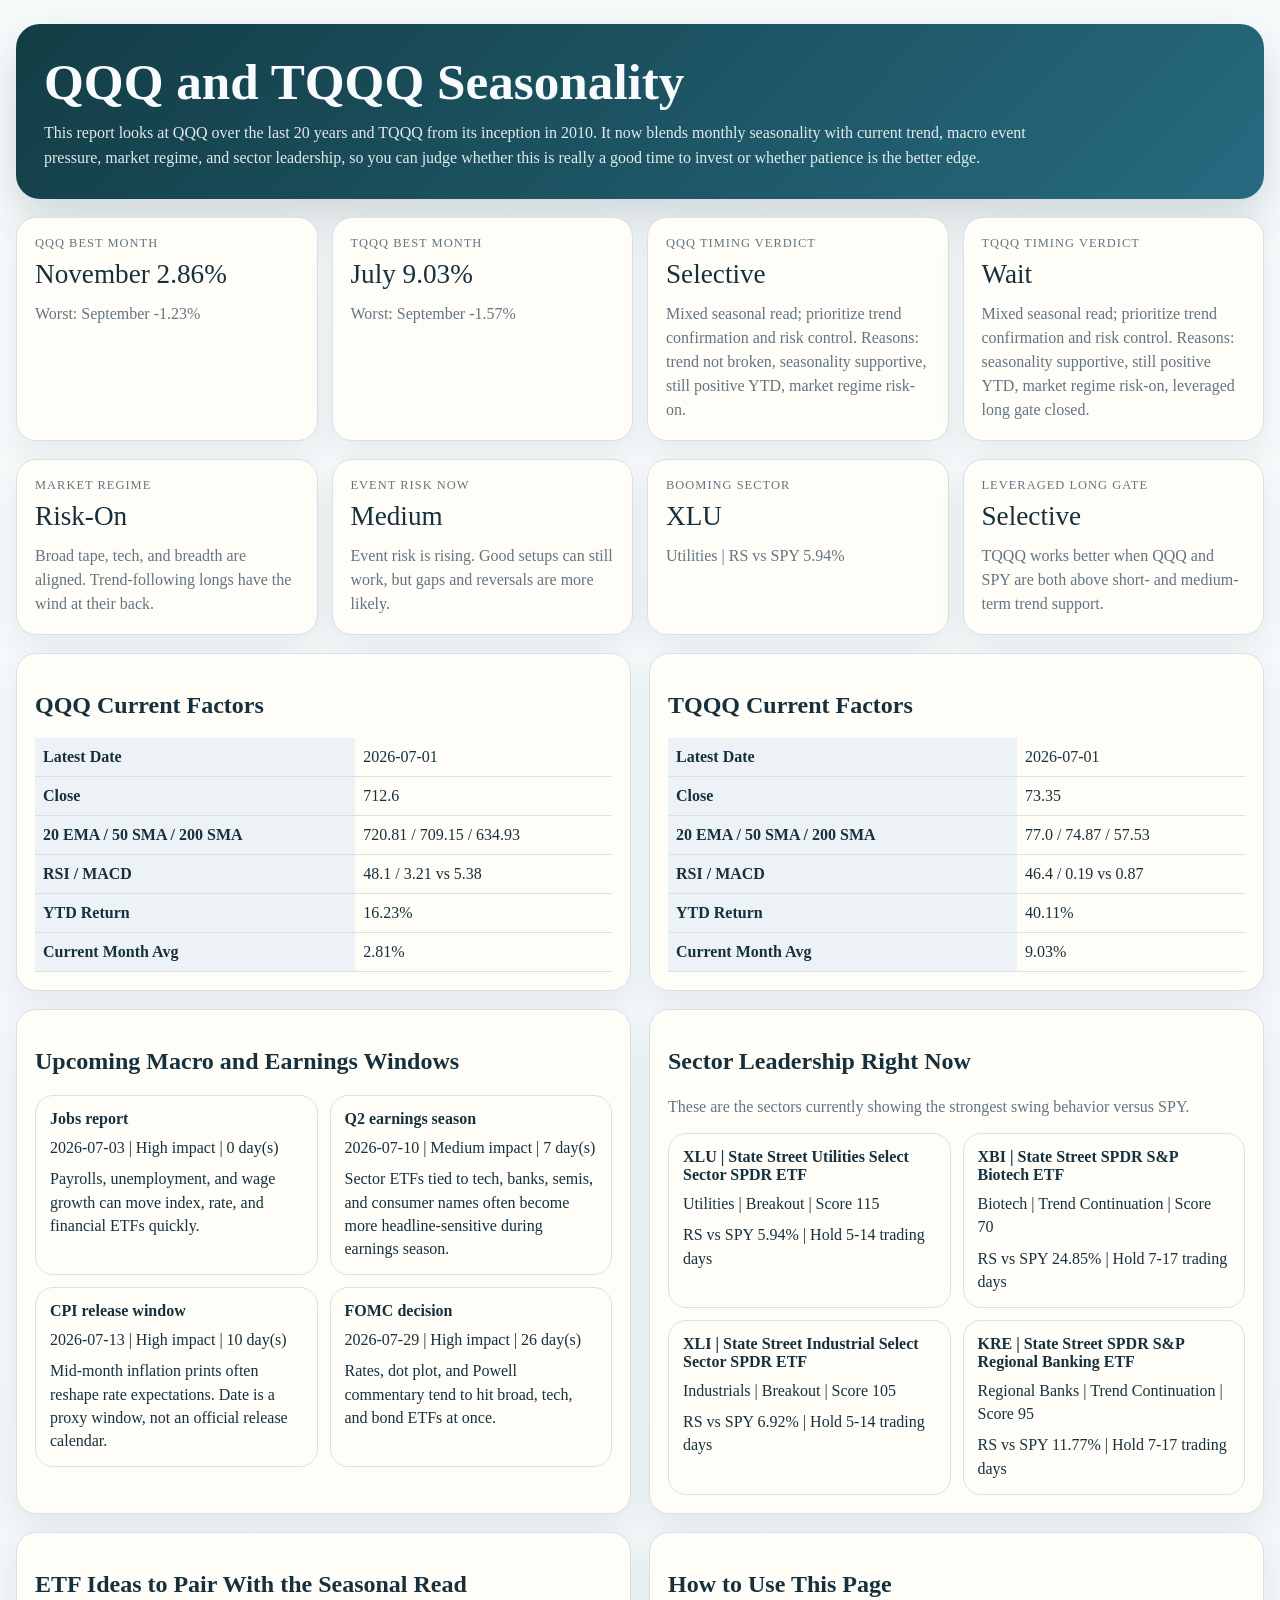
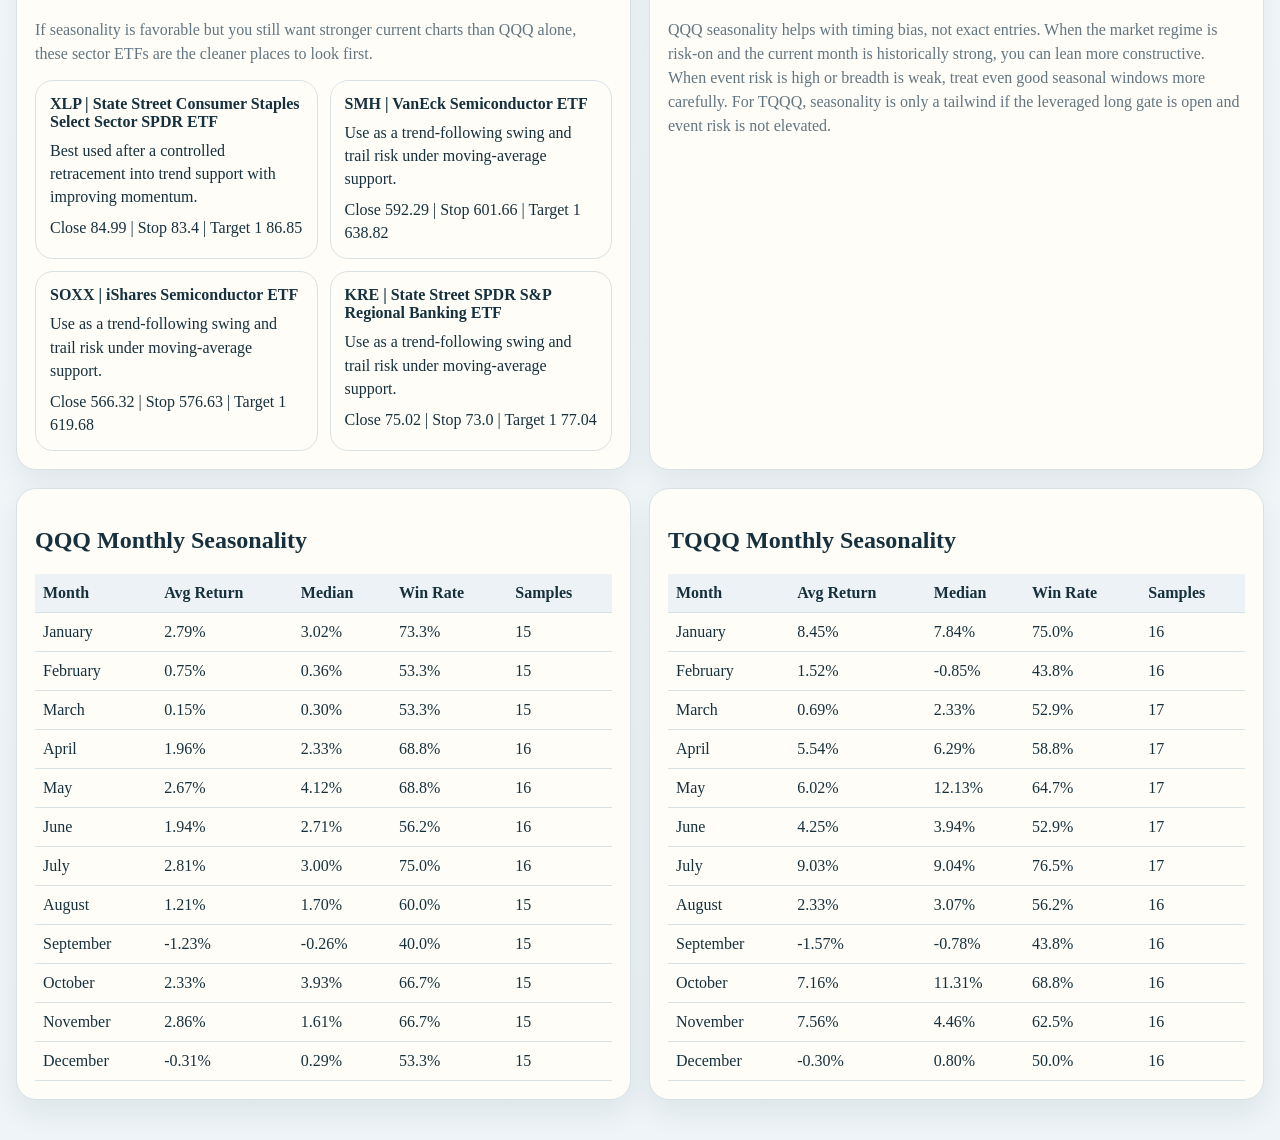
<file: qqq_tqqq_seasonality.html>
<!doctype html>
<html lang="en">
<head>
  <meta charset="utf-8">
  <meta name="viewport" content="width=device-width, initial-scale=1">
  <title>QQQ and TQQQ Seasonality</title>
  <style>
    :root { --bg:#eef4f7; --panel:#fffdf8; --ink:#16313d; --muted:#627581; --line:#d8e1e6; --green:#0c7a69; --amber:#b7791f; --red:#b23939; }
    * { box-sizing:border-box; }
    body { margin:0; color:var(--ink); font-family:Georgia, "Times New Roman", serif; background:linear-gradient(180deg,#f8fbfc 0%,var(--bg) 100%); }
    .wrap { max-width:1400px; margin:0 auto; padding:24px 16px 40px; }
    .hero { background:linear-gradient(135deg, rgba(14,57,65,.98), rgba(21,94,117,.92)); color:#f8fbfd; border-radius:24px; padding:28px; box-shadow:0 20px 45px rgba(23,48,60,.18); }
    h1 { margin:0 0 10px; font-size:clamp(2rem,4vw,3.4rem); }
    .hero p { margin:0; line-height:1.55; max-width:1020px; color:rgba(248,251,253,.90); }
    .grid { display:grid; grid-template-columns:repeat(auto-fit,minmax(240px,1fr)); gap:14px; margin-top:18px; }
    .card, .table-card { background:var(--panel); border:1px solid var(--line); border-radius:20px; box-shadow:0 12px 30px rgba(23,48,60,.08); }
    .card { padding:18px; }
    .label { color:var(--muted); text-transform:uppercase; letter-spacing:.08em; font-size:.78rem; }
    .value { font-size:1.7rem; margin-top:8px; }
    .row { display:grid; grid-template-columns:repeat(auto-fit,minmax(320px,1fr)); gap:18px; margin-top:18px; }
    .table-card { padding:18px; overflow:auto; }
    table { width:100%; border-collapse:collapse; }
    th,td { padding:10px 8px; border-bottom:1px solid var(--line); text-align:left; }
    th { background:#edf2f6; }
    .note { margin-top:12px; color:var(--muted); line-height:1.5; }
    .idea-grid { display:grid; grid-template-columns:repeat(auto-fit,minmax(230px,1fr)); gap:12px; margin-top:14px; }
    .idea-card { background:#fffdf8; border:1px solid var(--line); border-radius:18px; padding:14px; }
    .idea-head { font-size:1rem; font-weight:700; }
    .idea-line { margin-top:8px; line-height:1.45; color:var(--ink); }
  </style>
</head>
<body>
  <div class="wrap">
    <section class="hero">
      <h1>QQQ and TQQQ Seasonality</h1>
      <p>This report looks at QQQ over the last 20 years and TQQQ from its inception in 2010. It now blends monthly seasonality with current trend, macro event pressure, market regime, and sector leadership, so you can judge whether this is really a good time to invest or whether patience is the better edge.</p>
    </section>
    <section class="grid">
      <article class="card"><div class="label">QQQ Best Month</div><div class="value">November 2.86%</div><div class="note">Worst: September -1.23%</div></article>
      <article class="card"><div class="label">TQQQ Best Month</div><div class="value">July 9.03%</div><div class="note">Worst: September -1.57%</div></article>
      <article class="card"><div class="label">QQQ Timing Verdict</div><div class="value">Selective</div><div class="note">Mixed seasonal read; prioritize trend confirmation and risk control. Reasons: trend not broken, seasonality supportive, still positive YTD, market regime risk-on.</div></article>
      <article class="card"><div class="label">TQQQ Timing Verdict</div><div class="value">Wait</div><div class="note">Mixed seasonal read; prioritize trend confirmation and risk control. Reasons: seasonality supportive, still positive YTD, market regime risk-on, leveraged long gate closed.</div></article>
    </section>
    <section class="grid">
      <article class="card"><div class="label">Market Regime</div><div class="value">Risk-On</div><div class="note">Broad tape, tech, and breadth are aligned. Trend-following longs have the wind at their back.</div></article>
      <article class="card"><div class="label">Event Risk Now</div><div class="value">Medium</div><div class="note">Event risk is rising. Good setups can still work, but gaps and reversals are more likely.</div></article>
      <article class="card"><div class="label">Booming Sector</div><div class="value">XLU</div><div class="note">Utilities | RS vs SPY 5.94%</div></article>
      <article class="card"><div class="label">Leveraged Long Gate</div><div class="value">Selective</div><div class="note">TQQQ works better when QQQ and SPY are both above short- and medium-term trend support.</div></article>
    </section>
    <section class="row">
      <article class="table-card">
        <h2>QQQ Current Factors</h2>
        <table>
          <tr><th>Latest Date</th><td>2026-07-01</td></tr>
          <tr><th>Close</th><td>712.6</td></tr>
          <tr><th>20 EMA / 50 SMA / 200 SMA</th><td>720.81 / 709.15 / 634.93</td></tr>
          <tr><th>RSI / MACD</th><td>48.1 / 3.21 vs 5.38</td></tr>
          <tr><th>YTD Return</th><td>16.23%</td></tr>
          <tr><th>Current Month Avg</th><td>2.81%</td></tr>
        </table>
      </article>
      <article class="table-card">
        <h2>TQQQ Current Factors</h2>
        <table>
          <tr><th>Latest Date</th><td>2026-07-01</td></tr>
          <tr><th>Close</th><td>73.35</td></tr>
          <tr><th>20 EMA / 50 SMA / 200 SMA</th><td>77.0 / 74.87 / 57.53</td></tr>
          <tr><th>RSI / MACD</th><td>46.4 / 0.19 vs 0.87</td></tr>
          <tr><th>YTD Return</th><td>40.11%</td></tr>
          <tr><th>Current Month Avg</th><td>9.03%</td></tr>
        </table>
      </article>
    </section>
    <section class="row">
      <article class="table-card">
        <h2>Upcoming Macro and Earnings Windows</h2>
        <div class="idea-grid">
        <article class="idea-card">
          <div class="idea-head">Jobs report</div>
          <div class="idea-line">2026-07-03 | High impact | 0 day(s)</div>
          <div class="idea-line">Payrolls, unemployment, and wage growth can move index, rate, and financial ETFs quickly.</div>
        </article>
        
        <article class="idea-card">
          <div class="idea-head">Q2 earnings season</div>
          <div class="idea-line">2026-07-10 | Medium impact | 7 day(s)</div>
          <div class="idea-line">Sector ETFs tied to tech, banks, semis, and consumer names often become more headline-sensitive during earnings season.</div>
        </article>
        
        <article class="idea-card">
          <div class="idea-head">CPI release window</div>
          <div class="idea-line">2026-07-13 | High impact | 10 day(s)</div>
          <div class="idea-line">Mid-month inflation prints often reshape rate expectations. Date is a proxy window, not an official release calendar.</div>
        </article>
        
        <article class="idea-card">
          <div class="idea-head">FOMC decision</div>
          <div class="idea-line">2026-07-29 | High impact | 26 day(s)</div>
          <div class="idea-line">Rates, dot plot, and Powell commentary tend to hit broad, tech, and bond ETFs at once.</div>
        </article>
        </div>
      </article>
      <article class="table-card">
        <h2>Sector Leadership Right Now</h2>
        <div class="note">These are the sectors currently showing the strongest swing behavior versus SPY.</div>
        <div class="idea-grid">
        <article class="idea-card">
          <div class="idea-head">XLU | State Street Utilities Select Sector SPDR ETF</div>
          <div class="idea-line">Utilities | Breakout | Score 115</div>
          <div class="idea-line">RS vs SPY 5.94% | Hold 5-14 trading days</div>
        </article>
        
        <article class="idea-card">
          <div class="idea-head">XBI | State Street SPDR S&P Biotech ETF</div>
          <div class="idea-line">Biotech | Trend Continuation | Score 70</div>
          <div class="idea-line">RS vs SPY 24.85% | Hold 7-17 trading days</div>
        </article>
        
        <article class="idea-card">
          <div class="idea-head">XLI | State Street Industrial Select Sector SPDR ETF</div>
          <div class="idea-line">Industrials | Breakout | Score 105</div>
          <div class="idea-line">RS vs SPY 6.92% | Hold 5-14 trading days</div>
        </article>
        
        <article class="idea-card">
          <div class="idea-head">KRE | State Street SPDR S&P Regional Banking ETF</div>
          <div class="idea-line">Regional Banks | Trend Continuation | Score 95</div>
          <div class="idea-line">RS vs SPY 11.77% | Hold 7-17 trading days</div>
        </article>
        </div>
      </article>
    </section>
    <section class="row">
      <article class="table-card">
        <h2>ETF Ideas to Pair With the Seasonal Read</h2>
        <div class="note">If seasonality is favorable but you still want stronger current charts than QQQ alone, these sector ETFs are the cleaner places to look first.</div>
        <div class="idea-grid">
        <article class="idea-card">
          <div class="idea-head">XLP | State Street Consumer Staples Select Sector SPDR ETF</div>
          <div class="idea-line">Best used after a controlled retracement into trend support with improving momentum.</div>
          <div class="idea-line">Close 84.99 | Stop 83.4 | Target 1 86.85</div>
        </article>
        
        <article class="idea-card">
          <div class="idea-head">SMH | VanEck Semiconductor ETF</div>
          <div class="idea-line">Use as a trend-following swing and trail risk under moving-average support.</div>
          <div class="idea-line">Close 592.29 | Stop 601.66 | Target 1 638.82</div>
        </article>
        
        <article class="idea-card">
          <div class="idea-head">SOXX | iShares Semiconductor ETF</div>
          <div class="idea-line">Use as a trend-following swing and trail risk under moving-average support.</div>
          <div class="idea-line">Close 566.32 | Stop 576.63 | Target 1 619.68</div>
        </article>
        
        <article class="idea-card">
          <div class="idea-head">KRE | State Street SPDR S&P Regional Banking ETF</div>
          <div class="idea-line">Use as a trend-following swing and trail risk under moving-average support.</div>
          <div class="idea-line">Close 75.02 | Stop 73.0 | Target 1 77.04</div>
        </article>
        </div>
      </article>
      <article class="table-card">
        <h2>How to Use This Page</h2>
        <div class="note">QQQ seasonality helps with timing bias, not exact entries. When the market regime is risk-on and the current month is historically strong, you can lean more constructive. When event risk is high or breadth is weak, treat even good seasonal windows more carefully. For TQQQ, seasonality is only a tailwind if the leveraged long gate is open and event risk is not elevated.</div>
      </article>
    </section>
    <section class="row">
      <article class="table-card">
        <h2>QQQ Monthly Seasonality</h2>
        <table>
          <thead><tr><th>Month</th><th>Avg Return</th><th>Median</th><th>Win Rate</th><th>Samples</th></tr></thead>
          <tbody><tr><td>January</td><td>2.79%</td><td>3.02%</td><td>73.3%</td><td>15</td></tr><tr><td>February</td><td>0.75%</td><td>0.36%</td><td>53.3%</td><td>15</td></tr><tr><td>March</td><td>0.15%</td><td>0.30%</td><td>53.3%</td><td>15</td></tr><tr><td>April</td><td>1.96%</td><td>2.33%</td><td>68.8%</td><td>16</td></tr><tr><td>May</td><td>2.67%</td><td>4.12%</td><td>68.8%</td><td>16</td></tr><tr><td>June</td><td>1.94%</td><td>2.71%</td><td>56.2%</td><td>16</td></tr><tr><td>July</td><td>2.81%</td><td>3.00%</td><td>75.0%</td><td>16</td></tr><tr><td>August</td><td>1.21%</td><td>1.70%</td><td>60.0%</td><td>15</td></tr><tr><td>September</td><td>-1.23%</td><td>-0.26%</td><td>40.0%</td><td>15</td></tr><tr><td>October</td><td>2.33%</td><td>3.93%</td><td>66.7%</td><td>15</td></tr><tr><td>November</td><td>2.86%</td><td>1.61%</td><td>66.7%</td><td>15</td></tr><tr><td>December</td><td>-0.31%</td><td>0.29%</td><td>53.3%</td><td>15</td></tr></tbody>
        </table>
      </article>
      <article class="table-card">
        <h2>TQQQ Monthly Seasonality</h2>
        <table>
          <thead><tr><th>Month</th><th>Avg Return</th><th>Median</th><th>Win Rate</th><th>Samples</th></tr></thead>
          <tbody><tr><td>January</td><td>8.45%</td><td>7.84%</td><td>75.0%</td><td>16</td></tr><tr><td>February</td><td>1.52%</td><td>-0.85%</td><td>43.8%</td><td>16</td></tr><tr><td>March</td><td>0.69%</td><td>2.33%</td><td>52.9%</td><td>17</td></tr><tr><td>April</td><td>5.54%</td><td>6.29%</td><td>58.8%</td><td>17</td></tr><tr><td>May</td><td>6.02%</td><td>12.13%</td><td>64.7%</td><td>17</td></tr><tr><td>June</td><td>4.25%</td><td>3.94%</td><td>52.9%</td><td>17</td></tr><tr><td>July</td><td>9.03%</td><td>9.04%</td><td>76.5%</td><td>17</td></tr><tr><td>August</td><td>2.33%</td><td>3.07%</td><td>56.2%</td><td>16</td></tr><tr><td>September</td><td>-1.57%</td><td>-0.78%</td><td>43.8%</td><td>16</td></tr><tr><td>October</td><td>7.16%</td><td>11.31%</td><td>68.8%</td><td>16</td></tr><tr><td>November</td><td>7.56%</td><td>4.46%</td><td>62.5%</td><td>16</td></tr><tr><td>December</td><td>-0.30%</td><td>0.80%</td><td>50.0%</td><td>16</td></tr></tbody>
        </table>
      </article>
    </section>
  </div>
</body>
</html>
</file>
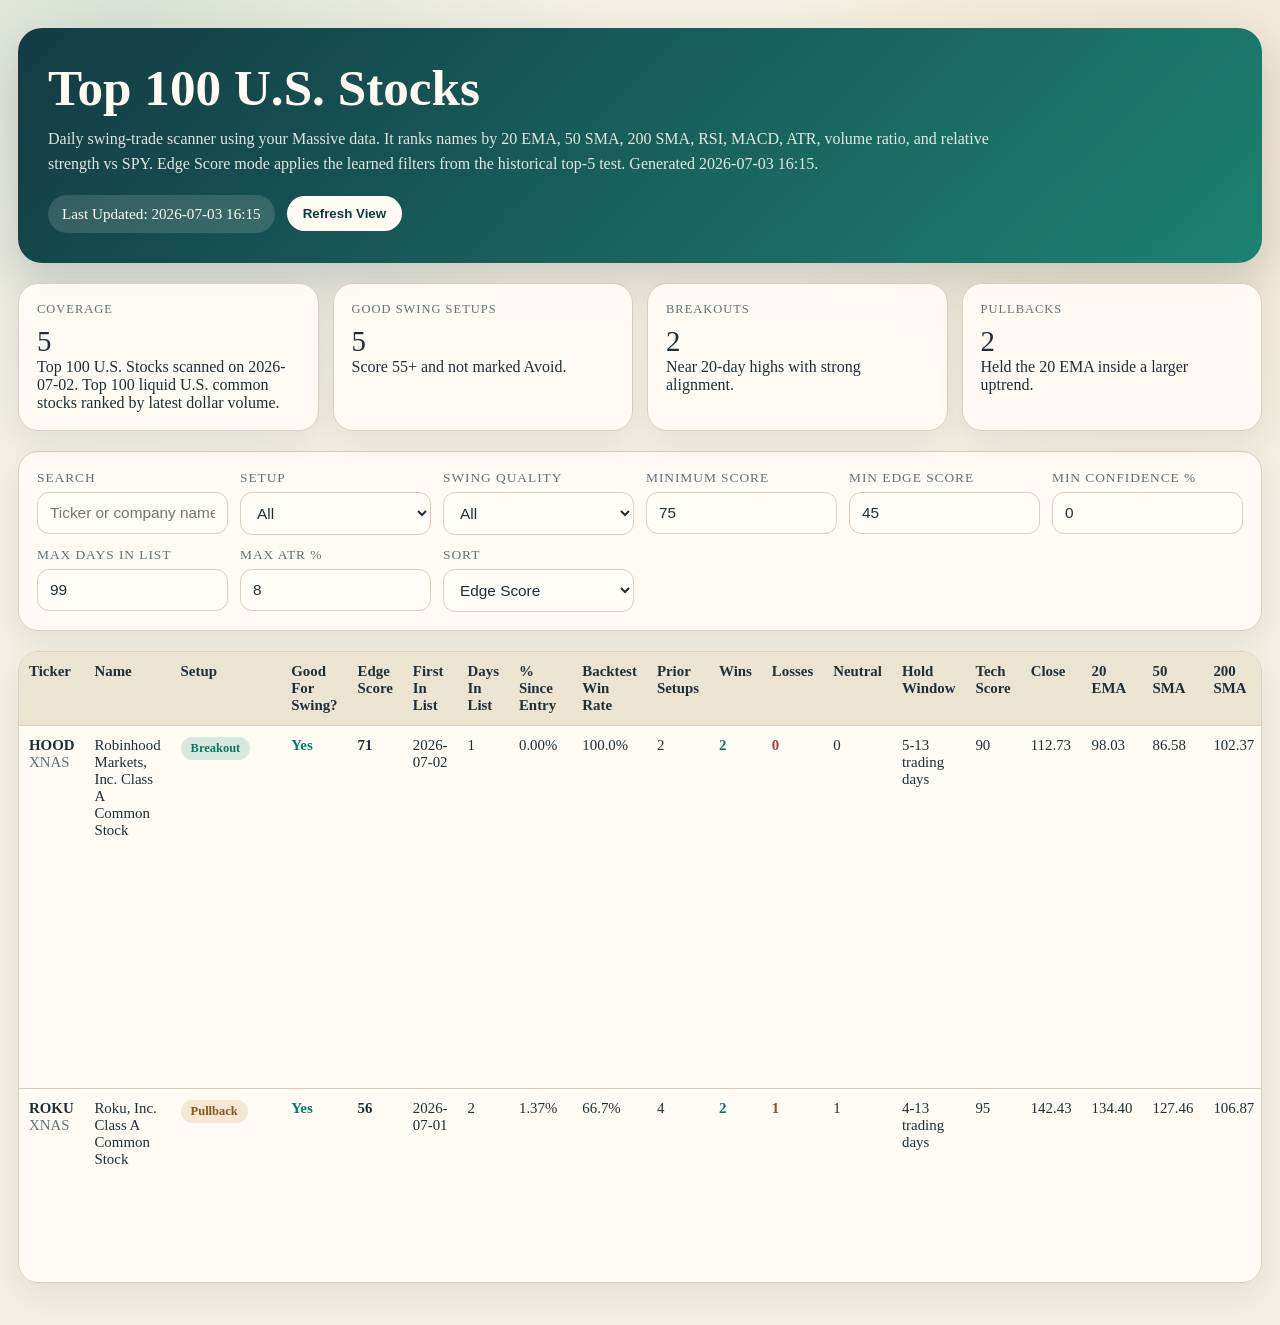
<file: stocks-edge.html>
<!doctype html>
<html lang="en">
<head>
  <meta charset="utf-8">
  <meta http-equiv="Cache-Control" content="no-cache, no-store, must-revalidate">
  <meta http-equiv="Pragma" content="no-cache">
  <meta http-equiv="Expires" content="0">
  <meta name="viewport" content="width=device-width, initial-scale=1">
  <title>Top 100 U.S. Stocks</title>
  <style>
    :root { --bg:#f3efe4; --panel:rgba(255,252,246,.92); --ink:#1e2f39; --muted:#60717a; --line:#d8cfbf; --green:#0b7a68; --amber:#bd7c2f; --red:#a3423f; }
    * { box-sizing:border-box; }
    body { margin:0; color:var(--ink); font-family:Georgia, "Times New Roman", serif; background:radial-gradient(circle at 10% 0%, rgba(11,122,104,.12), transparent 28%), radial-gradient(circle at 90% 10%, rgba(189,124,47,.12), transparent 24%), linear-gradient(180deg,#f5f0e5 0%,var(--bg) 100%); }
    .wrap { max-width:1440px; margin:0 auto; padding:28px 18px 42px; }
    .hero { background:linear-gradient(135deg, rgba(15,56,64,.98), rgba(11,122,104,.92)); color:#fffaf2; border-radius:24px; padding:30px; box-shadow:0 20px 45px rgba(30,47,57,.18); }
    .hero h1 { margin:0 0 10px; font-size:clamp(2rem,4vw,3.5rem); }
    .hero p { margin:0; line-height:1.55; max-width:980px; color:rgba(255,250,242,.88); }
    .hero-tools { display:flex; gap:12px; flex-wrap:wrap; margin-top:18px; align-items:center; }
    .stamp { display:inline-flex; align-items:center; gap:8px; padding:10px 14px; border-radius:999px; background:rgba(255,250,242,.14); color:#fffaf2; font-size:.95rem; }
    .refresh-btn { appearance:none; border:none; border-radius:999px; padding:10px 16px; background:#fffaf2; color:#113840; font-weight:700; cursor:pointer; }
    .metrics { display:grid; grid-template-columns:repeat(auto-fit,minmax(210px,1fr)); gap:14px; margin-top:20px; }
    .metric,.controls,.table-wrap { background:var(--panel); border:1px solid var(--line); border-radius:20px; box-shadow:0 12px 30px rgba(30,47,57,.08); }
    .metric { padding:18px; }
    .label { color:var(--muted); text-transform:uppercase; letter-spacing:.08em; font-size:.78rem; }
    .value { font-size:1.8rem; margin-top:8px; }
    .controls { margin-top:20px; padding:18px; }
    .control-grid { display:grid; grid-template-columns:repeat(auto-fit,minmax(180px,1fr)); gap:12px; }
    label { font-size:.84rem; color:var(--muted); display:block; margin-bottom:6px; text-transform:uppercase; letter-spacing:.07em; }
    input,select { width:100%; padding:11px 12px; border-radius:12px; border:1px solid var(--line); background:#fffdf8; color:var(--ink); font-size:.96rem; }
    .table-wrap { margin-top:20px; overflow:hidden; }
    .table-scroll { overflow:auto; max-height:70vh; }
    table { width:100%; border-collapse:collapse; min-width:1400px; }
    th,td { padding:11px 10px; border-bottom:1px solid var(--line); text-align:left; font-size:.93rem; vertical-align:top; }
    th { position:sticky; top:0; background:#ece4d3; cursor:pointer; z-index:1; }
    tbody tr:hover { background:rgba(11,122,104,.06); }
    .tag { display:inline-block; padding:4px 10px; border-radius:999px; font-size:.78rem; font-weight:700; }
    .Breakout { background:rgba(11,122,104,.15); color:var(--green); }
    .Pullback { background:rgba(189,124,47,.16); color:#8a561a; }
    .Trend { background:rgba(109,127,137,.16); color:#43545e; }
    .Avoid { background:rgba(163,66,63,.15); color:var(--red); }
    .yes { color:var(--green); font-weight:700; }
    .no { color:var(--red); font-weight:700; }
  </style>
</head>
<body>
  <div class="wrap">
    <section class="hero">
      <h1>Top 100 U.S. Stocks</h1>
      <p>Daily swing-trade scanner using your Massive data. It ranks names by 20 EMA, 50 SMA, 200 SMA, RSI, MACD, ATR, volume ratio, and relative strength vs SPY. Edge Score mode applies the learned filters from the historical top-5 test. Generated 2026-07-03 16:15.</p>
      <div class="hero-tools">
        <div class="stamp">Last Updated: 2026-07-03 16:15</div>
        <button class="refresh-btn" type="button" onclick="window.location.reload()">Refresh View</button>
      </div>
    </section>
    <section class="metrics">
      <article class="metric"><div class="label">Coverage</div><div class="value" id="coverageCount">-</div><div>Top 100 U.S. Stocks scanned on 2026-07-02. Top 100 liquid U.S. common stocks ranked by latest dollar volume.</div></article>
      <article class="metric"><div class="label">Good Swing Setups</div><div class="value" id="goodCount">-</div><div>Score 55+ and not marked Avoid.</div></article>
      <article class="metric"><div class="label">Breakouts</div><div class="value" id="breakoutCount">-</div><div>Near 20-day highs with strong alignment.</div></article>
      <article class="metric"><div class="label">Pullbacks</div><div class="value" id="pullbackCount">-</div><div>Held the 20 EMA inside a larger uptrend.</div></article>
    </section>
    <section class="controls">
      <div class="control-grid">
        <div><label for="search">Search</label><input id="search" type="text" placeholder="Ticker or company name"></div>
        <div><label for="setupFilter">Setup</label><select id="setupFilter"><option value="All">All</option><option value="Breakout">Breakout</option><option value="Pullback">Pullback</option><option value="Trend Continuation">Trend Continuation</option><option value="Avoid">Avoid</option></select></div>
        <div><label for="qualityFilter">Swing Quality</label><select id="qualityFilter"><option value="All">All</option><option value="Yes">Good for swing trade</option><option value="No">Not good right now</option></select></div>
        <div><label for="minScore">Minimum Score</label><input id="minScore" type="number" value="75" min="0" max="100" step="5"></div>
        <div><label for="minEdge">Min Edge Score</label><input id="minEdge" type="number" value="45" min="-100" max="120" step="5"></div>
        <div><label for="minConfidence">Min Confidence %</label><input id="minConfidence" type="number" value="0" min="0" max="100" step="5"></div>
        <div><label for="maxDaysInList">Max Days In List</label><input id="maxDaysInList" type="number" value="99" min="1" max="260" step="1"></div>
        <div><label for="maxAtr">Max ATR %</label><input id="maxAtr" type="number" value="8" min="1" max="20" step="0.5"></div>
        <div><label for="sortBy">Sort</label><select id="sortBy"><option value="edgeScore">Edge Score</option><option value="score">Technical Score</option><option value="setupConfidence">Backtest Win Rate</option><option value="similarSetups">Prior Setups</option><option value="entryChangePct">% Since Entry</option><option value="daysInList">Days In List</option><option value="rsVsSpy20d">Relative Strength</option><option value="volumeRatio">Volume Ratio</option><option value="atrPct">ATR %</option><option value="close">Price</option></select></div>
      </div>
    </section>
    <section class="table-wrap"><div class="table-scroll"><table><thead><tr><th data-sort="ticker">Ticker</th><th data-sort="name">Name</th><th data-sort="setup">Setup</th><th data-sort="goodForSwing">Good For Swing?</th><th data-sort="edgeScore">Edge Score</th><th data-sort="firstSeenDate">First In List</th><th data-sort="daysInList">Days In List</th><th data-sort="entryChangePct">% Since Entry</th><th data-sort="setupConfidence">Backtest Win Rate</th><th data-sort="similarSetups">Prior Setups</th><th data-sort="setupWins">Wins</th><th data-sort="setupLosses">Losses</th><th data-sort="setupNeutral">Neutral</th><th data-sort="holdWindow">Hold Window</th><th data-sort="score">Tech Score</th><th data-sort="close">Close</th><th data-sort="ema20">20 EMA</th><th data-sort="sma50">50 SMA</th><th data-sort="sma200">200 SMA</th><th data-sort="rsi14">RSI</th><th data-sort="macd">MACD</th><th data-sort="atrPct">ATR %</th><th data-sort="volumeRatio">Vol Ratio</th><th data-sort="rsVsSpy20d">RS vs SPY</th><th data-sort="stopLoss">Stop</th><th data-sort="target1">T1</th><th data-sort="target2">T2</th><th data-sort="notes">Notes</th></tr></thead><tbody id="reportBody"></tbody></table></div></section>
  </div>
  <script>
    const rows = [{"ticker": "HOOD", "name": "Robinhood Markets, Inc. Class A Common Stock", "exchange": "XNAS", "date": "2026-07-02", "setup": "Breakout", "score": 90, "close": 112.73, "ema20": 98.03, "sma50": 86.58, "sma200": 102.37, "rsi14": 67.0, "macd": 5.99, "macdSignal": 5.26, "atrPct": 6.07, "volumeRatio": 1.2, "rsVsSpy20d": 37.32, "stopLoss": 102.46, "target1": 123.0, "target2": 133.27, "holdWindow": "5-13 trading days", "goodForSwing": true, "notes": "near 20-day high; held 20 EMA on pullback; MACD above signal; RSI in bullish zone; volume above 20-day average; beating SPY over 20 days", "firstSeenDate": "2026-07-02", "daysInList": 1, "entryChangePct": 0.0, "similarSetups": 2, "setupWins": 2, "setupLosses": 0, "setupNeutral": 0, "setupConfidence": 100.0, "confidenceLabel": "100.0%", "edgeScore": 71}, {"ticker": "ROKU", "name": "Roku, Inc. Class A Common Stock", "exchange": "XNAS", "date": "2026-07-02", "setup": "Pullback", "score": 95, "close": 142.43, "ema20": 134.4, "sma50": 127.46, "sma200": 106.87, "rsi14": 65.6, "macd": 4.01, "macdSignal": 3.67, "atrPct": 3.01, "volumeRatio": 0.81, "rsVsSpy20d": 17.81, "stopLoss": 135.99, "target1": 148.87, "target2": 155.31, "holdWindow": "4-13 trading days", "goodForSwing": true, "notes": "20 EMA > 50 SMA > 200 SMA; held 20 EMA on pullback; MACD above signal; RSI in bullish zone; beating SPY over 20 days", "firstSeenDate": "2026-07-01", "daysInList": 2, "entryChangePct": 1.37, "similarSetups": 4, "setupWins": 2, "setupLosses": 1, "setupNeutral": 1, "setupConfidence": 66.7, "confidenceLabel": "66.7%", "edgeScore": 56}, {"ticker": "AMAT", "name": "Applied Materials Inc", "exchange": "XNAS", "date": "2026-07-02", "setup": "Trend Continuation", "score": 90, "close": 603.04, "ema20": 593.17, "sma50": 490.19, "sma200": 339.35, "rsi14": 54.0, "macd": 51.43, "macdSignal": 50.73, "atrPct": 7.73, "volumeRatio": 1.15, "rsVsSpy20d": 21.68, "stopLoss": 569.86, "target1": 672.97, "target2": 742.89, "holdWindow": "7-16 trading days", "goodForSwing": true, "notes": "20 EMA > 50 SMA > 200 SMA; MACD above signal; RSI in bullish zone; volume above 20-day average; beating SPY over 20 days", "firstSeenDate": "2026-07-01", "daysInList": 2, "entryChangePct": -7.35, "similarSetups": 4, "setupWins": 4, "setupLosses": 0, "setupNeutral": 0, "setupConfidence": 100.0, "confidenceLabel": "100.0%", "edgeScore": 56}, {"ticker": "GPC", "name": "Genuine Parts Company", "exchange": "XNYS", "date": "2026-07-02", "setup": "Trend Continuation", "score": 60, "close": 132.57, "ema20": 110.89, "sma50": 103.95, "sma200": 120.38, "rsi14": 83.2, "macd": 5.62, "macdSignal": 3.3, "atrPct": 3.23, "volumeRatio": 2.56, "rsVsSpy20d": 36.14, "stopLoss": 126.16, "target1": 138.98, "target2": 145.4, "holdWindow": "7-18 trading days", "goodForSwing": true, "notes": "near 20-day high; MACD above signal; volume above 20-day average; beating SPY over 20 days; RSI extended", "firstSeenDate": "2026-07-02", "daysInList": 1, "entryChangePct": 0.0, "similarSetups": 2, "setupWins": 2, "setupLosses": 0, "setupNeutral": 0, "setupConfidence": 100.0, "confidenceLabel": "100.0%", "edgeScore": 50}, {"ticker": "ELV", "name": "Elevance Health, Inc.", "exchange": "XNYS", "date": "2026-07-02", "setup": "Pullback", "score": 95, "close": 417.89, "ema20": 397.57, "sma50": 388.8, "sma200": 344.99, "rsi14": 62.5, "macd": 4.0, "macdSignal": 3.44, "atrPct": 2.76, "volumeRatio": 0.9, "rsVsSpy20d": 8.06, "stopLoss": 400.6, "target1": 435.18, "target2": 452.47, "holdWindow": "4-13 trading days", "goodForSwing": true, "notes": "20 EMA > 50 SMA > 200 SMA; held 20 EMA on pullback; MACD above signal; RSI in bullish zone; beating SPY over 20 days", "firstSeenDate": "2026-07-01", "daysInList": 2, "entryChangePct": 0.41, "similarSetups": 4, "setupWins": 3, "setupLosses": 1, "setupNeutral": 0, "setupConfidence": 75.0, "confidenceLabel": "75.0%", "edgeScore": 48}, {"ticker": "AEP", "name": "American Electric Power Company, Inc.", "exchange": "XNAS", "date": "2026-07-02", "setup": "Breakout", "score": 105, "close": 138.51, "ema20": 133.2, "sma50": 131.31, "sma200": 124.12, "rsi14": 64.6, "macd": 2.16, "macdSignal": 1.3, "atrPct": 1.88, "volumeRatio": 1.42, "rsVsSpy20d": 10.91, "stopLoss": 134.61, "target1": 142.41, "target2": 146.31, "holdWindow": "5-15 trading days", "goodForSwing": true, "notes": "20 EMA > 50 SMA > 200 SMA; near 20-day high; MACD above signal; RSI in bullish zone; volume above 20-day average; beating SPY over 20 days", "firstSeenDate": "2026-07-02", "daysInList": 1, "entryChangePct": 0.0, "similarSetups": 3, "setupWins": 1, "setupLosses": 1, "setupNeutral": 1, "setupConfidence": 50.0, "confidenceLabel": "50.0%", "edgeScore": 45}, {"ticker": "DUK", "name": "Duke Energy Corporation", "exchange": "XNYS", "date": "2026-07-02", "setup": "Breakout", "score": 115, "close": 129.6, "ema20": 125.87, "sma50": 125.1, "sma200": 124.3, "rsi14": 62.0, "macd": 0.89, "macdSignal": 0.44, "atrPct": 1.67, "volumeRatio": 1.32, "rsVsSpy20d": 8.33, "stopLoss": 126.36, "target1": 132.84, "target2": 136.07, "holdWindow": "5-15 trading days", "goodForSwing": true, "notes": "20 EMA > 50 SMA > 200 SMA; near 20-day high; held 20 EMA on pullback; MACD above signal; RSI in bullish zone; volume above 20-day average", "firstSeenDate": "2026-07-02", "daysInList": 1, "entryChangePct": 0.0, "similarSetups": 2, "setupWins": 1, "setupLosses": 1, "setupNeutral": 0, "setupConfidence": 50.0, "confidenceLabel": "50.0%", "edgeScore": 41}, {"ticker": "TMO", "name": "Thermo Fisher Scientific, Inc.", "exchange": "XNYS", "date": "2026-07-02", "setup": "Breakout", "score": 75, "close": 523.44, "ema20": 490.15, "sma50": 473.4, "sma200": 526.47, "rsi14": 66.7, "macd": 10.87, "macdSignal": 6.12, "atrPct": 2.86, "volumeRatio": 1.01, "rsVsSpy20d": 11.7, "stopLoss": 501.0, "target1": 545.88, "target2": 568.33, "holdWindow": "5-15 trading days", "goodForSwing": true, "notes": "near 20-day high; MACD above signal; RSI in bullish zone; volume above 20-day average; beating SPY over 20 days", "firstSeenDate": "2026-07-02", "daysInList": 1, "entryChangePct": 0.0, "similarSetups": 3, "setupWins": 2, "setupLosses": 0, "setupNeutral": 1, "setupConfidence": 100.0, "confidenceLabel": "100.0%", "edgeScore": 41}, {"ticker": "ALAB", "name": "Astera Labs, Inc. Common Stock", "exchange": "XNAS", "date": "2026-07-02", "setup": "Pullback", "score": 90, "close": 406.42, "ema20": 390.44, "sma50": 304.07, "sma200": 195.68, "rsi14": 55.7, "macd": 37.29, "macdSignal": 38.68, "atrPct": 10.03, "volumeRatio": 1.09, "rsVsSpy20d": 13.05, "stopLoss": 370.06, "target1": 467.55, "target2": 528.69, "holdWindow": "4-11 trading days", "goodForSwing": true, "notes": "20 EMA > 50 SMA > 200 SMA; held 20 EMA on pullback; RSI in bullish zone; volume above 20-day average; beating SPY over 20 days", "firstSeenDate": "2026-07-01", "daysInList": 2, "entryChangePct": -5.67, "similarSetups": 3, "setupWins": 3, "setupLosses": 0, "setupNeutral": 0, "setupConfidence": 100.0, "confidenceLabel": "100.0%", "edgeScore": 40}, {"ticker": "FTNT", "name": "Fortinet, Inc.", "exchange": "XNAS", "date": "2026-07-02", "setup": "Trend Continuation", "score": 75, "close": 156.25, "ema20": 147.0, "sma50": 126.81, "sma200": 93.15, "rsi14": 67.1, "macd": 7.52, "macdSignal": 7.82, "atrPct": 3.63, "volumeRatio": 0.66, "rsVsSpy20d": 7.92, "stopLoss": 147.74, "target1": 164.76, "target2": 173.27, "holdWindow": "7-18 trading days", "goodForSwing": true, "notes": "20 EMA > 50 SMA > 200 SMA; RSI in bullish zone; beating SPY over 20 days", "firstSeenDate": "2026-07-01", "daysInList": 2, "entryChangePct": -1.72, "similarSetups": 4, "setupWins": 3, "setupLosses": 1, "setupNeutral": 0, "setupConfidence": 75.0, "confidenceLabel": "75.0%", "edgeScore": 39}, {"ticker": "PANW", "name": "Palo Alto Networks, Inc. Common Stock", "exchange": "XNAS", "date": "2026-07-02", "setup": "Trend Continuation", "score": 70, "close": 348.06, "ema20": 299.65, "sma50": 251.44, "sma200": 201.47, "rsi14": 78.5, "macd": 24.22, "macdSignal": 19.35, "atrPct": 3.83, "volumeRatio": 1.0, "rsVsSpy20d": 25.37, "stopLoss": 328.04, "target1": 368.08, "target2": 388.1, "holdWindow": "7-18 trading days", "goodForSwing": true, "notes": "20 EMA > 50 SMA > 200 SMA; MACD above signal; volume above 20-day average; beating SPY over 20 days; RSI extended", "firstSeenDate": "2026-07-02", "daysInList": 1, "entryChangePct": 0.0, "similarSetups": 3, "setupWins": 3, "setupLosses": 0, "setupNeutral": 0, "setupConfidence": 100.0, "confidenceLabel": "100.0%", "edgeScore": 36}, {"ticker": "AAPL", "name": "Apple Inc.", "exchange": "XNAS", "date": "2026-07-02", "setup": "Pullback", "score": 105, "close": 308.63, "ema20": 294.42, "sma50": 293.52, "sma200": 270.69, "rsi14": 60.3, "macd": -0.69, "macdSignal": -0.95, "atrPct": 2.83, "volumeRatio": 1.09, "rsVsSpy20d": 0.73, "stopLoss": 295.53, "target1": 321.73, "target2": 334.84, "holdWindow": "4-10 trading days", "goodForSwing": true, "notes": "20 EMA > 50 SMA > 200 SMA; held 20 EMA on pullback; MACD above signal; RSI in bullish zone; volume above 20-day average; beating SPY over 20 days", "firstSeenDate": "2026-07-01", "daysInList": 2, "entryChangePct": 4.84, "similarSetups": 4, "setupWins": 2, "setupLosses": 2, "setupNeutral": 0, "setupConfidence": 50.0, "confidenceLabel": "50.0%", "edgeScore": 34}, {"ticker": "RDDT", "name": "Reddit, Inc.", "exchange": "XNYS", "date": "2026-07-02", "setup": "Pullback", "score": 70, "close": 194.67, "ema20": 173.41, "sma50": 164.7, "sma200": 184.53, "rsi14": 62.4, "macd": 5.28, "macdSignal": 3.15, "atrPct": 6.25, "volumeRatio": 0.97, "rsVsSpy20d": 16.11, "stopLoss": 176.43, "target1": 212.91, "target2": 231.15, "holdWindow": "4-11 trading days", "goodForSwing": true, "notes": "held 20 EMA on pullback; MACD above signal; RSI in bullish zone; beating SPY over 20 days", "firstSeenDate": "2026-07-02", "daysInList": 1, "entryChangePct": 0.0, "similarSetups": 2, "setupWins": 1, "setupLosses": 1, "setupNeutral": 0, "setupConfidence": 50.0, "confidenceLabel": "50.0%", "edgeScore": 32}, {"ticker": "DHR", "name": "Danaher Corporation", "exchange": "XNYS", "date": "2026-07-02", "setup": "Trend Continuation", "score": 65, "close": 197.93, "ema20": 186.48, "sma50": 178.68, "sma200": 203.99, "rsi14": 66.5, "macd": 4.28, "macdSignal": 2.85, "atrPct": 2.67, "volumeRatio": 0.92, "rsVsSpy20d": 12.4, "stopLoss": 190.0, "target1": 205.86, "target2": 213.79, "holdWindow": "7-18 trading days", "goodForSwing": true, "notes": "near 20-day high; MACD above signal; RSI in bullish zone; beating SPY over 20 days", "firstSeenDate": "2026-06-30", "daysInList": 3, "entryChangePct": 3.91, "similarSetups": 2, "setupWins": 1, "setupLosses": 1, "setupNeutral": 0, "setupConfidence": 50.0, "confidenceLabel": "50.0%", "edgeScore": 32}, {"ticker": "CSX", "name": "CSX Corporation", "exchange": "XNAS", "date": "2026-07-02", "setup": "Breakout", "score": 115, "close": 48.89, "ema20": 47.08, "sma50": 46.08, "sma200": 39.75, "rsi14": 65.9, "macd": 0.63, "macdSignal": 0.48, "atrPct": 1.98, "volumeRatio": 1.1, "rsVsSpy20d": 6.53, "stopLoss": 47.44, "target1": 50.34, "target2": 51.8, "holdWindow": "5-15 trading days", "goodForSwing": true, "notes": "20 EMA > 50 SMA > 200 SMA; near 20-day high; held 20 EMA on pullback; MACD above signal; RSI in bullish zone; volume above 20-day average", "firstSeenDate": "2026-07-01", "daysInList": 2, "entryChangePct": 1.16, "similarSetups": 4, "setupWins": 2, "setupLosses": 1, "setupNeutral": 1, "setupConfidence": 66.7, "confidenceLabel": "66.7%", "edgeScore": 29}, {"ticker": "RTX", "name": "RTX Corporation", "exchange": "XNYS", "date": "2026-07-02", "setup": "Pullback", "score": 70, "close": 199.25, "ema20": 186.37, "sma50": 179.76, "sma200": 183.89, "rsi14": 68.1, "macd": 3.39, "macdSignal": 2.19, "atrPct": 2.35, "volumeRatio": 0.95, "rsVsSpy20d": 16.73, "stopLoss": 192.23, "target1": 206.27, "target2": 213.28, "holdWindow": "4-13 trading days", "goodForSwing": true, "notes": "near 20-day high; held 20 EMA on pullback; MACD above signal; beating SPY over 20 days", "firstSeenDate": "2026-07-02", "daysInList": 1, "entryChangePct": 0.0, "similarSetups": 3, "setupWins": 2, "setupLosses": 1, "setupNeutral": 0, "setupConfidence": 66.7, "confidenceLabel": "66.7%", "edgeScore": 28}, {"ticker": "NU", "name": "Nu Holdings Ltd.", "exchange": "XNYS", "date": "2026-07-02", "setup": "Trend Continuation", "score": 65, "close": 13.61, "ema20": 12.86, "sma50": 13.1, "sma200": 15.28, "rsi14": 62.4, "macd": 0.12, "macdSignal": -0.06, "atrPct": 3.59, "volumeRatio": 1.06, "rsVsSpy20d": 18.18, "stopLoss": 12.88, "target1": 14.34, "target2": 15.08, "holdWindow": "7-18 trading days", "goodForSwing": true, "notes": "MACD above signal; RSI in bullish zone; volume above 20-day average; beating SPY over 20 days", "firstSeenDate": "2026-07-02", "daysInList": 1, "entryChangePct": 0.0, "similarSetups": 2, "setupWins": 0, "setupLosses": 2, "setupNeutral": 0, "setupConfidence": 0.0, "confidenceLabel": "0.0%", "edgeScore": 28}, {"ticker": "WFC", "name": "Wells Fargo & Co.", "exchange": "XNYS", "date": "2026-07-02", "setup": "Pullback", "score": 75, "close": 85.51, "ema20": 83.0, "sma50": 79.97, "sma200": 84.37, "rsi14": 61.7, "macd": 1.46, "macdSignal": 1.42, "atrPct": 2.29, "volumeRatio": 0.69, "rsVsSpy20d": 9.93, "stopLoss": 82.58, "target1": 88.44, "target2": 91.38, "holdWindow": "4-13 trading days", "goodForSwing": true, "notes": "held 20 EMA on pullback; MACD above signal; RSI in bullish zone; beating SPY over 20 days", "firstSeenDate": "2026-07-02", "daysInList": 1, "entryChangePct": 0.0, "similarSetups": 2, "setupWins": 1, "setupLosses": 0, "setupNeutral": 1, "setupConfidence": 100.0, "confidenceLabel": "100.0%", "edgeScore": 27}, {"ticker": "MRK", "name": "Merck & Co., Inc.", "exchange": "XNYS", "date": "2026-07-02", "setup": "Breakout", "score": 95, "close": 129.56, "ema20": 122.1, "sma50": 116.81, "sma200": 107.23, "rsi14": 65.8, "macd": 3.05, "macdSignal": 1.98, "atrPct": 2.63, "volumeRatio": 0.61, "rsVsSpy20d": 14.21, "stopLoss": 124.45, "target1": 134.67, "target2": 139.78, "holdWindow": "5-15 trading days", "goodForSwing": true, "notes": "20 EMA > 50 SMA > 200 SMA; near 20-day high; MACD above signal; RSI in bullish zone; beating SPY over 20 days", "firstSeenDate": "2026-07-02", "daysInList": 1, "entryChangePct": 0.0, "similarSetups": 3, "setupWins": 1, "setupLosses": 1, "setupNeutral": 1, "setupConfidence": 50.0, "confidenceLabel": "50.0%", "edgeScore": 22}, {"ticker": "JPM", "name": "JPMorgan Chase & Co.", "exchange": "XNYS", "date": "2026-07-02", "setup": "Pullback", "score": 95, "close": 334.47, "ema20": 324.78, "sma50": 312.61, "sma200": 308.49, "rsi14": 63.6, "macd": 6.84, "macdSignal": 6.62, "atrPct": 2.22, "volumeRatio": 0.82, "rsVsSpy20d": 12.43, "stopLoss": 323.34, "target1": 345.6, "target2": 356.74, "holdWindow": "4-13 trading days", "goodForSwing": true, "notes": "20 EMA > 50 SMA > 200 SMA; held 20 EMA on pullback; MACD above signal; RSI in bullish zone; beating SPY over 20 days", "firstSeenDate": "2026-07-02", "daysInList": 1, "entryChangePct": 0.0, "similarSetups": 3, "setupWins": 0, "setupLosses": 1, "setupNeutral": 2, "setupConfidence": 0.0, "confidenceLabel": "0.0%", "edgeScore": 22}, {"ticker": "BAC", "name": "Bank of America Corporation", "exchange": "XNYS", "date": "2026-07-02", "setup": "Breakout", "score": 90, "close": 58.73, "ema20": 56.43, "sma50": 53.65, "sma200": 52.58, "rsi14": 70.1, "macd": 1.48, "macdSignal": 1.41, "atrPct": 2.0, "volumeRatio": 0.78, "rsVsSpy20d": 13.33, "stopLoss": 56.97, "target1": 60.49, "target2": 62.25, "holdWindow": "5-15 trading days", "goodForSwing": true, "notes": "20 EMA > 50 SMA > 200 SMA; near 20-day high; held 20 EMA on pullback; MACD above signal; beating SPY over 20 days", "firstSeenDate": "2026-07-01", "daysInList": 2, "entryChangePct": 0.63, "similarSetups": 2, "setupWins": 2, "setupLosses": 0, "setupNeutral": 0, "setupConfidence": 100.0, "confidenceLabel": "100.0%", "edgeScore": 22}, {"ticker": "BKNG", "name": "Booking Holdings Inc. Common Stock", "exchange": "XNAS", "date": "2026-07-02", "setup": "Breakout", "score": 75, "close": 184.56, "ema20": 174.53, "sma50": 168.49, "sma200": 188.77, "rsi14": 63.1, "macd": 4.31, "macdSignal": 2.93, "atrPct": 3.49, "volumeRatio": 1.55, "rsVsSpy20d": 13.26, "stopLoss": 174.91, "target1": 194.21, "target2": 203.87, "holdWindow": "5-15 trading days", "goodForSwing": true, "notes": "near 20-day high; MACD above signal; RSI in bullish zone; volume above 20-day average; beating SPY over 20 days", "firstSeenDate": "2026-07-02", "daysInList": 1, "entryChangePct": 0.0, "similarSetups": 2, "setupWins": 1, "setupLosses": 1, "setupNeutral": 0, "setupConfidence": 50.0, "confidenceLabel": "50.0%", "edgeScore": 21}, {"ticker": "LLY", "name": "Eli Lilly & Co.", "exchange": "XNYS", "date": "2026-07-02", "setup": "Trend Continuation", "score": 85, "close": 1213.91, "ema20": 1144.59, "sma50": 1054.92, "sma200": 985.02, "rsi14": 67.4, "macd": 38.59, "macdSignal": 34.18, "atrPct": 3.25, "volumeRatio": 0.94, "rsVsSpy20d": 13.78, "stopLoss": 1154.77, "target1": 1273.05, "target2": 1332.19, "holdWindow": "7-18 trading days", "goodForSwing": true, "notes": "20 EMA > 50 SMA > 200 SMA; MACD above signal; RSI in bullish zone; beating SPY over 20 days", "firstSeenDate": "2026-07-02", "daysInList": 1, "entryChangePct": 0.0, "similarSetups": 3, "setupWins": 1, "setupLosses": 2, "setupNeutral": 0, "setupConfidence": 33.3, "confidenceLabel": "33.3%", "edgeScore": 20}, {"ticker": "BA", "name": "Boeing Company", "exchange": "XNYS", "date": "2026-07-02", "setup": "Pullback", "score": 85, "close": 226.49, "ema20": 220.17, "sma50": 223.78, "sma200": 218.32, "rsi14": 56.1, "macd": -0.56, "macdSignal": -0.92, "atrPct": 2.96, "volumeRatio": 1.01, "rsVsSpy20d": 8.81, "stopLoss": 216.82, "target1": 236.55, "target2": 246.61, "holdWindow": "4-13 trading days", "goodForSwing": true, "notes": "held 20 EMA on pullback; MACD above signal; RSI in bullish zone; volume above 20-day average; beating SPY over 20 days", "firstSeenDate": "2026-07-02", "daysInList": 1, "entryChangePct": 0.0, "similarSetups": 5, "setupWins": 2, "setupLosses": 3, "setupNeutral": 0, "setupConfidence": 40.0, "confidenceLabel": "40.0%", "edgeScore": 20}, {"ticker": "V", "name": "VISA Inc.", "exchange": "XNYS", "date": "2026-07-02", "setup": "Pullback", "score": 70, "close": 362.13, "ema20": 334.79, "sma50": 325.97, "sma200": 328.9, "rsi14": 76.7, "macd": 7.11, "macdSignal": 3.9, "atrPct": 2.16, "volumeRatio": 1.08, "rsVsSpy20d": 17.17, "stopLoss": 350.42, "target1": 373.84, "target2": 385.55, "holdWindow": "4-13 trading days", "goodForSwing": true, "notes": "near 20-day high; held 20 EMA on pullback; MACD above signal; volume above 20-day average; beating SPY over 20 days; RSI extended", "firstSeenDate": "2026-07-02", "daysInList": 1, "entryChangePct": 0.0, "similarSetups": 4, "setupWins": 2, "setupLosses": 2, "setupNeutral": 0, "setupConfidence": 50.0, "confidenceLabel": "50.0%", "edgeScore": 20}, {"ticker": "SNOW", "name": "Snowflake Inc.", "exchange": "XNYS", "date": "2026-07-02", "setup": "Trend Continuation", "score": 65, "close": 260.15, "ema20": 237.37, "sma50": 198.41, "sma200": 206.51, "rsi14": 68.6, "macd": 13.93, "macdSignal": 13.89, "atrPct": 5.14, "volumeRatio": 1.1, "rsVsSpy20d": 9.08, "stopLoss": 240.1, "target1": 280.2, "target2": 300.26, "holdWindow": "7-16 trading days", "goodForSwing": true, "notes": "near 20-day high; MACD above signal; volume above 20-day average; beating SPY over 20 days", "firstSeenDate": "2026-07-02", "daysInList": 1, "entryChangePct": 0.0, "similarSetups": 3, "setupWins": 1, "setupLosses": 1, "setupNeutral": 1, "setupConfidence": 50.0, "confidenceLabel": "50.0%", "edgeScore": 20}, {"ticker": "AAL", "name": "American Airlines Group Inc.", "exchange": "XNAS", "date": "2026-07-02", "setup": "Trend Continuation", "score": 60, "close": 17.92, "ema20": 16.3, "sma50": 14.07, "sma200": 13.35, "rsi14": 75.2, "macd": 1.21, "macdSignal": 1.04, "atrPct": 3.87, "volumeRatio": 0.88, "rsVsSpy20d": 33.31, "stopLoss": 16.88, "target1": 18.96, "target2": 20.0, "holdWindow": "7-18 trading days", "goodForSwing": true, "notes": "20 EMA > 50 SMA > 200 SMA; MACD above signal; beating SPY over 20 days; RSI extended", "firstSeenDate": "2026-07-02", "daysInList": 1, "entryChangePct": 0.0, "similarSetups": 3, "setupWins": 2, "setupLosses": 1, "setupNeutral": 0, "setupConfidence": 66.7, "confidenceLabel": "66.7%", "edgeScore": 20}, {"ticker": "LMT", "name": "Lockheed Martin Corp.", "exchange": "XNYS", "date": "2026-07-02", "setup": "Breakout", "score": 95, "close": 545.91, "ema20": 518.8, "sma50": 520.38, "sma200": 540.51, "rsi14": 59.7, "macd": -3.07, "macdSignal": -5.79, "atrPct": 2.65, "volumeRatio": 1.0, "rsVsSpy20d": 7.87, "stopLoss": 524.25, "target1": 567.57, "target2": 589.23, "holdWindow": "5-15 trading days", "goodForSwing": true, "notes": "near 20-day high; held 20 EMA on pullback; MACD above signal; RSI in bullish zone; volume above 20-day average; beating SPY over 20 days", "firstSeenDate": "2026-07-02", "daysInList": 1, "entryChangePct": 0.0, "similarSetups": 1, "setupWins": 0, "setupLosses": 1, "setupNeutral": 0, "setupConfidence": 0.0, "confidenceLabel": "0.0%", "edgeScore": 19}, {"ticker": "KO", "name": "Coca-Cola Company", "exchange": "XNYS", "date": "2026-07-02", "setup": "Breakout", "score": 105, "close": 84.14, "ema20": 81.13, "sma50": 79.89, "sma200": 74.32, "rsi14": 63.9, "macd": 0.7, "macdSignal": 0.49, "atrPct": 1.94, "volumeRatio": 0.86, "rsVsSpy20d": 8.09, "stopLoss": 81.69, "target1": 86.59, "target2": 89.04, "holdWindow": "5-15 trading days", "goodForSwing": true, "notes": "20 EMA > 50 SMA > 200 SMA; near 20-day high; held 20 EMA on pullback; MACD above signal; RSI in bullish zone; beating SPY over 20 days", "firstSeenDate": "2026-07-02", "daysInList": 1, "entryChangePct": 0.0, "similarSetups": 4, "setupWins": 0, "setupLosses": 3, "setupNeutral": 1, "setupConfidence": 0.0, "confidenceLabel": "0.0%", "edgeScore": 17}, {"ticker": "RIVN", "name": "Rivian Automotive, Inc. Class A Common Stock", "exchange": "XNAS", "date": "2026-07-02", "setup": "Breakout", "score": 90, "close": 18.63, "ema20": 16.26, "sma50": 15.6, "sma200": 15.8, "rsi14": 65.0, "macd": 0.43, "macdSignal": 0.19, "atrPct": 5.83, "volumeRatio": 2.41, "rsVsSpy20d": 3.22, "stopLoss": 17.0, "target1": 20.26, "target2": 21.89, "holdWindow": "5-10 trading days", "goodForSwing": true, "notes": "near 20-day high; held 20 EMA on pullback; MACD above signal; RSI in bullish zone; volume above 20-day average; beating SPY over 20 days", "firstSeenDate": "2026-07-02", "daysInList": 1, "entryChangePct": 0.0, "similarSetups": 2, "setupWins": 1, "setupLosses": 1, "setupNeutral": 0, "setupConfidence": 50.0, "confidenceLabel": "50.0%", "edgeScore": 17}, {"ticker": "HD", "name": "Home Depot, Inc.", "exchange": "XNYS", "date": "2026-07-02", "setup": "Trend Continuation", "score": 60, "close": 357.9, "ema20": 336.76, "sma50": 323.3, "sma200": 355.42, "rsi14": 69.5, "macd": 9.28, "macdSignal": 6.48, "atrPct": 2.36, "volumeRatio": 0.59, "rsVsSpy20d": 15.61, "stopLoss": 345.24, "target1": 370.56, "target2": 383.22, "holdWindow": "7-18 trading days", "goodForSwing": true, "notes": "near 20-day high; MACD above signal; beating SPY over 20 days", "firstSeenDate": "2026-06-30", "daysInList": 3, "entryChangePct": 1.48, "similarSetups": 2, "setupWins": 1, "setupLosses": 1, "setupNeutral": 0, "setupConfidence": 50.0, "confidenceLabel": "50.0%", "edgeScore": 17}, {"ticker": "BRK.B", "name": "BERKSHIRE HATHAWAY Class B", "exchange": "XNYS", "date": "2026-07-02", "setup": "Breakout", "score": 85, "close": 507.78, "ema20": 492.64, "sma50": 482.74, "sma200": 490.25, "rsi14": 67.1, "macd": 5.34, "macdSignal": 4.1, "atrPct": 1.37, "volumeRatio": 0.78, "rsVsSpy20d": 8.07, "stopLoss": 497.32, "target1": 518.24, "target2": 528.7, "holdWindow": "5-15 trading days", "goodForSwing": true, "notes": "near 20-day high; held 20 EMA on pullback; MACD above signal; RSI in bullish zone; beating SPY over 20 days", "firstSeenDate": "2026-06-26", "daysInList": 5, "entryChangePct": 1.83, "similarSetups": 2, "setupWins": 1, "setupLosses": 0, "setupNeutral": 1, "setupConfidence": 100.0, "confidenceLabel": "100.0%", "edgeScore": 16}, {"ticker": "JNJ", "name": "Johnson & Johnson", "exchange": "XNYS", "date": "2026-07-02", "setup": "Trend Continuation", "score": 70, "close": 263.04, "ema20": 243.53, "sma50": 232.74, "sma200": 218.94, "rsi14": 73.1, "macd": 6.97, "macdSignal": 4.46, "atrPct": 2.18, "volumeRatio": 0.87, "rsVsSpy20d": 19.08, "stopLoss": 254.43, "target1": 271.65, "target2": 280.25, "holdWindow": "7-18 trading days", "goodForSwing": true, "notes": "20 EMA > 50 SMA > 200 SMA; near 20-day high; MACD above signal; beating SPY over 20 days; RSI extended", "firstSeenDate": "2026-07-01", "daysInList": 2, "entryChangePct": 3.57, "similarSetups": 3, "setupWins": 2, "setupLosses": 1, "setupNeutral": 0, "setupConfidence": 66.7, "confidenceLabel": "66.7%", "edgeScore": 16}, {"ticker": "AVAV", "name": "AeroVironment, Inc.", "exchange": "XNAS", "date": "2026-07-02", "setup": "Pullback", "score": 70, "close": 190.89, "ema20": 165.88, "sma50": 175.68, "sma200": 254.33, "rsi14": 60.4, "macd": -4.71, "macdSignal": -7.35, "atrPct": 7.32, "volumeRatio": 2.02, "rsVsSpy20d": 0.95, "stopLoss": 169.92, "target1": 211.86, "target2": 232.83, "holdWindow": "4-8 trading days", "goodForSwing": true, "notes": "held 20 EMA on pullback; MACD above signal; RSI in bullish zone; volume above 20-day average; beating SPY over 20 days", "firstSeenDate": "2026-07-02", "daysInList": 1, "entryChangePct": 0.0, "similarSetups": 1, "setupWins": 0, "setupLosses": 1, "setupNeutral": 0, "setupConfidence": 0.0, "confidenceLabel": "0.0%", "edgeScore": 14}, {"ticker": "AJG", "name": "Arthur J. Gallagher & Co.", "exchange": "XNYS", "date": "2026-07-02", "setup": "Trend Continuation", "score": 60, "close": 252.44, "ema20": 222.55, "sma50": 211.49, "sma200": 240.01, "rsi14": 78.3, "macd": 7.52, "macdSignal": 4.34, "atrPct": 2.91, "volumeRatio": 1.34, "rsVsSpy20d": 25.92, "stopLoss": 241.42, "target1": 263.46, "target2": 274.48, "holdWindow": "7-18 trading days", "goodForSwing": true, "notes": "near 20-day high; MACD above signal; volume above 20-day average; beating SPY over 20 days; RSI extended", "firstSeenDate": "2026-07-01", "daysInList": 2, "entryChangePct": 5.33, "similarSetups": 2, "setupWins": 0, "setupLosses": 2, "setupNeutral": 0, "setupConfidence": 0.0, "confidenceLabel": "0.0%", "edgeScore": 14}, {"ticker": "WELL", "name": "Welltower Inc.", "exchange": "XNYS", "date": "2026-07-02", "setup": "Breakout", "score": 90, "close": 236.06, "ema20": 219.32, "sma50": 213.62, "sma200": 197.28, "rsi14": 71.9, "macd": 5.63, "macdSignal": 3.18, "atrPct": 2.42, "volumeRatio": 1.1, "rsVsSpy20d": 19.53, "stopLoss": 227.5, "target1": 244.62, "target2": 253.18, "holdWindow": "5-15 trading days", "goodForSwing": true, "notes": "20 EMA > 50 SMA > 200 SMA; near 20-day high; MACD above signal; volume above 20-day average; beating SPY over 20 days", "firstSeenDate": "2026-06-23", "daysInList": 8, "entryChangePct": 8.45, "similarSetups": 2, "setupWins": 0, "setupLosses": 2, "setupNeutral": 0, "setupConfidence": 0.0, "confidenceLabel": "0.0%", "edgeScore": 13}, {"ticker": "KLAC", "name": "KLA Corporation Common Stock", "exchange": "XNAS", "date": "2026-07-02", "setup": "Trend Continuation", "score": 65, "close": 235.55, "ema20": 244.55, "sma50": 208.81, "sma200": 151.98, "rsi14": 49.8, "macd": 17.08, "macdSignal": 17.93, "atrPct": 8.82, "volumeRatio": 1.44, "rsVsSpy20d": 12.1, "stopLoss": 234.16, "target1": 266.71, "target2": 297.87, "holdWindow": "7-16 trading days", "goodForSwing": true, "notes": "20 EMA > 50 SMA > 200 SMA; volume above 20-day average; beating SPY over 20 days", "firstSeenDate": "2026-07-01", "daysInList": 2, "entryChangePct": -11.51, "similarSetups": 4, "setupWins": 2, "setupLosses": 2, "setupNeutral": 0, "setupConfidence": 50.0, "confidenceLabel": "50.0%", "edgeScore": 12}, {"ticker": "DASH", "name": "DoorDash, Inc. Class A Common Stock", "exchange": "XNAS", "date": "2026-07-02", "setup": "Avoid", "score": 50, "close": 192.01, "ema20": 174.1, "sma50": 166.08, "sma200": 199.13, "rsi14": 69.8, "macd": 7.33, "macdSignal": 4.63, "atrPct": 4.22, "volumeRatio": 0.86, "rsVsSpy20d": 25.47, "stopLoss": 179.87, "target1": 204.15, "target2": 216.29, "holdWindow": "No swing setup", "goodForSwing": false, "notes": "near 20-day high; MACD above signal; beating SPY over 20 days", "firstSeenDate": "2026-07-02", "daysInList": 1, "entryChangePct": 0.0, "similarSetups": 0, "setupWins": 0, "setupLosses": 0, "setupNeutral": 0, "setupConfidence": null, "confidenceLabel": "N/A", "edgeScore": 12}, {"ticker": "APH", "name": "Amphenol Corporation", "exchange": "XNYS", "date": "2026-07-02", "setup": "Trend Continuation", "score": 85, "close": 164.59, "ema20": 159.82, "sma50": 146.1, "sma200": 138.83, "rsi14": 57.3, "macd": 7.21, "macdSignal": 6.81, "atrPct": 4.46, "volumeRatio": 0.86, "rsVsSpy20d": 12.75, "stopLoss": 156.15, "target1": 175.6, "target2": 186.61, "holdWindow": "7-18 trading days", "goodForSwing": true, "notes": "20 EMA > 50 SMA > 200 SMA; MACD above signal; RSI in bullish zone; beating SPY over 20 days", "firstSeenDate": "2026-07-01", "daysInList": 2, "entryChangePct": -4.43, "similarSetups": 2, "setupWins": 1, "setupLosses": 1, "setupNeutral": 0, "setupConfidence": 50.0, "confidenceLabel": "50.0%", "edgeScore": 10}, {"ticker": "NOC", "name": "Northrop Grumman Corp.", "exchange": "XNYS", "date": "2026-07-02", "setup": "Pullback", "score": 75, "close": 549.01, "ema20": 527.46, "sma50": 546.95, "sma200": 612.88, "rsi14": 56.2, "macd": -11.25, "macdSignal": -13.93, "atrPct": 2.76, "volumeRatio": 1.58, "rsVsSpy20d": 5.62, "stopLoss": 526.29, "target1": 571.73, "target2": 594.46, "holdWindow": "4-13 trading days", "goodForSwing": true, "notes": "held 20 EMA on pullback; MACD above signal; RSI in bullish zone; volume above 20-day average; beating SPY over 20 days", "firstSeenDate": "2026-07-02", "daysInList": 1, "entryChangePct": 0.0, "similarSetups": 0, "setupWins": 0, "setupLosses": 0, "setupNeutral": 0, "setupConfidence": null, "confidenceLabel": "N/A", "edgeScore": 10}, {"ticker": "VRTX", "name": "Vertex Pharmaceuticals Inc", "exchange": "XNAS", "date": "2026-07-02", "setup": "Trend Continuation", "score": 70, "close": 528.04, "ema20": 473.69, "sma50": 446.92, "sma200": 443.88, "rsi14": 81.0, "macd": 17.7, "macdSignal": 11.62, "atrPct": 2.57, "volumeRatio": 0.98, "rsVsSpy20d": 24.53, "stopLoss": 507.66, "target1": 548.42, "target2": 568.8, "holdWindow": "7-18 trading days", "goodForSwing": true, "notes": "20 EMA > 50 SMA > 200 SMA; near 20-day high; MACD above signal; beating SPY over 20 days; RSI extended", "firstSeenDate": "2026-06-30", "daysInList": 3, "entryChangePct": 6.3, "similarSetups": 1, "setupWins": 1, "setupLosses": 0, "setupNeutral": 0, "setupConfidence": 100.0, "confidenceLabel": "100.0%", "edgeScore": 10}, {"ticker": "MA", "name": "Mastercard Incorporated", "exchange": "XNYS", "date": "2026-07-02", "setup": "Pullback", "score": 70, "close": 539.39, "ema20": 501.89, "sma50": 497.45, "sma200": 531.14, "rsi14": 71.3, "macd": 6.82, "macdSignal": 1.64, "atrPct": 2.26, "volumeRatio": 0.91, "rsVsSpy20d": 15.64, "stopLoss": 521.13, "target1": 557.65, "target2": 575.91, "holdWindow": "4-13 trading days", "goodForSwing": true, "notes": "near 20-day high; held 20 EMA on pullback; MACD above signal; beating SPY over 20 days", "firstSeenDate": "2026-07-02", "daysInList": 1, "entryChangePct": 0.0, "similarSetups": 2, "setupWins": 0, "setupLosses": 2, "setupNeutral": 0, "setupConfidence": 0.0, "confidenceLabel": "0.0%", "edgeScore": 10}, {"ticker": "SPGI", "name": "S&P Global Inc.", "exchange": "XNYS", "date": "2026-07-02", "setup": "Breakout", "score": 85, "close": 439.89, "ema20": 415.12, "sma50": 419.75, "sma200": 462.84, "rsi14": 62.4, "macd": -0.94, "macdSignal": -2.9, "atrPct": 3.16, "volumeRatio": 1.42, "rsVsSpy20d": 7.95, "stopLoss": 419.06, "target1": 460.72, "target2": 481.54, "holdWindow": "5-15 trading days", "goodForSwing": true, "notes": "near 20-day high; held 20 EMA on pullback; MACD above signal; RSI in bullish zone; volume above 20-day average; beating SPY over 20 days", "firstSeenDate": "2026-07-02", "daysInList": 1, "entryChangePct": 0.0, "similarSetups": 2, "setupWins": 0, "setupLosses": 2, "setupNeutral": 0, "setupConfidence": 0.0, "confidenceLabel": "0.0%", "edgeScore": 9}, {"ticker": "SCHW", "name": "The Charles Schwab Corporation", "exchange": "XNYS", "date": "2026-07-02", "setup": "Breakout", "score": 85, "close": 97.0, "ema20": 91.82, "sma50": 90.4, "sma200": 94.68, "rsi14": 65.1, "macd": 1.12, "macdSignal": 0.56, "atrPct": 2.48, "volumeRatio": 0.74, "rsVsSpy20d": 13.28, "stopLoss": 93.39, "target1": 100.61, "target2": 104.22, "holdWindow": "5-15 trading days", "goodForSwing": true, "notes": "near 20-day high; held 20 EMA on pullback; MACD above signal; RSI in bullish zone; beating SPY over 20 days", "firstSeenDate": "2026-07-01", "daysInList": 2, "entryChangePct": 1.27, "similarSetups": 2, "setupWins": 1, "setupLosses": 1, "setupNeutral": 0, "setupConfidence": 50.0, "confidenceLabel": "50.0%", "edgeScore": 8}, {"ticker": "SYK", "name": "Stryker Corporation", "exchange": "XNYS", "date": "2026-07-02", "setup": "Pullback", "score": 65, "close": 326.54, "ema20": 314.2, "sma50": 309.05, "sma200": 347.52, "rsi14": 58.0, "macd": 3.52, "macdSignal": 1.8, "atrPct": 3.23, "volumeRatio": 0.98, "rsVsSpy20d": 11.95, "stopLoss": 310.74, "target1": 342.34, "target2": 358.13, "holdWindow": "4-13 trading days", "goodForSwing": true, "notes": "held 20 EMA on pullback; MACD above signal; RSI in bullish zone; beating SPY over 20 days", "firstSeenDate": "2026-06-30", "daysInList": 3, "entryChangePct": 3.72, "similarSetups": 0, "setupWins": 0, "setupLosses": 0, "setupNeutral": 0, "setupConfidence": null, "confidenceLabel": "N/A", "edgeScore": 8}, {"ticker": "MKSI", "name": "MKS Inc. Common Stock", "exchange": "XNAS", "date": "2026-07-02", "setup": "Trend Continuation", "score": 65, "close": 365.56, "ema20": 377.55, "sma50": 330.51, "sma200": 224.16, "rsi14": 49.8, "macd": 23.37, "macdSignal": 24.16, "atrPct": 7.48, "volumeRatio": 1.45, "rsVsSpy20d": 10.33, "stopLoss": 363.88, "target1": 406.58, "target2": 447.6, "holdWindow": "7-16 trading days", "goodForSwing": true, "notes": "20 EMA > 50 SMA > 200 SMA; volume above 20-day average; beating SPY over 20 days", "firstSeenDate": "2026-07-01", "daysInList": 2, "entryChangePct": -11.07, "similarSetups": 3, "setupWins": 0, "setupLosses": 3, "setupNeutral": 0, "setupConfidence": 0.0, "confidenceLabel": "0.0%", "edgeScore": 8}, {"ticker": "MCK", "name": "McKesson Corporation", "exchange": "XNYS", "date": "2026-07-02", "setup": "Pullback", "score": 65, "close": 786.3, "ema20": 766.81, "sma50": 772.09, "sma200": 826.93, "rsi14": 56.8, "macd": -2.05, "macdSignal": -3.94, "atrPct": 2.58, "volumeRatio": 0.82, "rsVsSpy20d": 7.58, "stopLoss": 756.66, "target1": 816.74, "target2": 847.18, "holdWindow": "4-13 trading days", "goodForSwing": true, "notes": "held 20 EMA on pullback; MACD above signal; RSI in bullish zone; beating SPY over 20 days", "firstSeenDate": "2026-07-02", "daysInList": 1, "entryChangePct": 0.0, "similarSetups": 0, "setupWins": 0, "setupLosses": 0, "setupNeutral": 0, "setupConfidence": null, "confidenceLabel": "N/A", "edgeScore": 8}, {"ticker": "ISRG", "name": "Intuitive Surgical Inc.", "exchange": "XNAS", "date": "2026-07-02", "setup": "Pullback", "score": 70, "close": 426.01, "ema20": 411.32, "sma50": 429.73, "sma200": 488.46, "rsi14": 56.5, "macd": -5.8, "macdSignal": -8.02, "atrPct": 2.92, "volumeRatio": 1.24, "rsVsSpy20d": 5.85, "stopLoss": 407.33, "target1": 444.69, "target2": 463.36, "holdWindow": "4-13 trading days", "goodForSwing": true, "notes": "near 20-day high; held 20 EMA on pullback; MACD above signal; RSI in bullish zone; volume above 20-day average; beating SPY over 20 days", "firstSeenDate": "2026-07-02", "daysInList": 1, "entryChangePct": 0.0, "similarSetups": 1, "setupWins": 0, "setupLosses": 1, "setupNeutral": 0, "setupConfidence": 0.0, "confidenceLabel": "0.0%", "edgeScore": 6}, {"ticker": "ORLY", "name": "O'Reilly Automotive, Inc.", "exchange": "XNAS", "date": "2026-07-02", "setup": "Trend Continuation", "score": 60, "close": 90.25, "ema20": 89.64, "sma50": 90.74, "sma200": 94.83, "rsi14": 51.6, "macd": 0.09, "macdSignal": -0.39, "atrPct": 2.78, "volumeRatio": 1.43, "rsVsSpy20d": 4.54, "stopLoss": 88.38, "target1": 94.02, "target2": 97.78, "holdWindow": "7-15 trading days", "goodForSwing": true, "notes": "held 20 EMA on pullback; MACD above signal; RSI in bullish zone; volume above 20-day average; beating SPY over 20 days", "firstSeenDate": "2026-07-02", "daysInList": 1, "entryChangePct": 0.0, "similarSetups": 3, "setupWins": 1, "setupLosses": 1, "setupNeutral": 1, "setupConfidence": 50.0, "confidenceLabel": "50.0%", "edgeScore": 6}, {"ticker": "MCD", "name": "McDonald's Corporation", "exchange": "XNYS", "date": "2026-07-02", "setup": "Trend Continuation", "score": 60, "close": 280.63, "ema20": 275.61, "sma50": 280.72, "sma200": 303.5, "rsi14": 53.6, "macd": -2.97, "macdSignal": -3.08, "atrPct": 2.09, "volumeRatio": 1.4, "rsVsSpy20d": 3.94, "stopLoss": 272.68, "target1": 289.42, "target2": 298.21, "holdWindow": "7-15 trading days", "goodForSwing": true, "notes": "held 20 EMA on pullback; MACD above signal; RSI in bullish zone; volume above 20-day average; beating SPY over 20 days", "firstSeenDate": "2026-07-02", "daysInList": 1, "entryChangePct": 0.0, "similarSetups": 1, "setupWins": 0, "setupLosses": 1, "setupNeutral": 0, "setupConfidence": 0.0, "confidenceLabel": "0.0%", "edgeScore": 6}, {"ticker": "HCA", "name": "HCA Healthcare, Inc.", "exchange": "XNYS", "date": "2026-07-02", "setup": "Breakout", "score": 75, "close": 410.5, "ema20": 390.36, "sma50": 403.65, "sma200": 459.77, "rsi14": 61.5, "macd": -1.11, "macdSignal": -5.62, "atrPct": 2.66, "volumeRatio": 0.99, "rsVsSpy20d": 14.27, "stopLoss": 394.13, "target1": 426.87, "target2": 443.24, "holdWindow": "5-15 trading days", "goodForSwing": true, "notes": "near 20-day high; held 20 EMA on pullback; MACD above signal; RSI in bullish zone; beating SPY over 20 days", "firstSeenDate": "2026-07-02", "daysInList": 1, "entryChangePct": 0.0, "similarSetups": 0, "setupWins": 0, "setupLosses": 0, "setupNeutral": 0, "setupConfidence": null, "confidenceLabel": "N/A", "edgeScore": 5}, {"ticker": "MELI", "name": "Mercado Libre, Inc", "exchange": "XNAS", "date": "2026-07-02", "setup": "Breakout", "score": 75, "close": 1763.36, "ema20": 1667.54, "sma50": 1684.19, "sma200": 1942.59, "rsi14": 61.6, "macd": 12.79, "macdSignal": -5.32, "atrPct": 3.51, "volumeRatio": 0.84, "rsVsSpy20d": 8.87, "stopLoss": 1670.47, "target1": 1856.25, "target2": 1949.14, "holdWindow": "5-15 trading days", "goodForSwing": true, "notes": "near 20-day high; held 20 EMA on pullback; MACD above signal; RSI in bullish zone; beating SPY over 20 days", "firstSeenDate": "2026-07-01", "daysInList": 2, "entryChangePct": 1.22, "similarSetups": 1, "setupWins": 0, "setupLosses": 0, "setupNeutral": 1, "setupConfidence": null, "confidenceLabel": "N/A", "edgeScore": 5}, {"ticker": "MDT", "name": "Medtronic plc", "exchange": "XNYS", "date": "2026-07-02", "setup": "Breakout", "score": 75, "close": 83.19, "ema20": 79.96, "sma50": 79.05, "sma200": 91.33, "rsi14": 60.1, "macd": 0.42, "macdSignal": 0.25, "atrPct": 2.54, "volumeRatio": 0.92, "rsVsSpy20d": 7.98, "stopLoss": 80.03, "target1": 86.35, "target2": 89.52, "holdWindow": "5-15 trading days", "goodForSwing": true, "notes": "near 20-day high; held 20 EMA on pullback; MACD above signal; RSI in bullish zone; beating SPY over 20 days", "firstSeenDate": "2026-07-02", "daysInList": 1, "entryChangePct": 0.0, "similarSetups": 1, "setupWins": 0, "setupLosses": 1, "setupNeutral": 0, "setupConfidence": 0.0, "confidenceLabel": "0.0%", "edgeScore": 5}, {"ticker": "SPCX", "name": "Space Exploration Technologies Corp. Class A Common Stock", "exchange": "XNAS", "date": "2026-07-02", "setup": "Trend Continuation", "score": 55, "close": 162.0, "ema20": 129.93, "sma50": 62.92, "sma200": 34.01, "rsi14": 69.5, "macd": 33.17, "macdSignal": 34.27, "atrPct": 8.94, "volumeRatio": 0.49, "rsVsSpy20d": 642.5, "stopLoss": 140.27, "target1": 183.73, "target2": 205.46, "holdWindow": "7-16 trading days", "goodForSwing": true, "notes": "20 EMA > 50 SMA > 200 SMA; beating SPY over 20 days", "firstSeenDate": "2026-06-18", "daysInList": 10, "entryChangePct": -12.43, "similarSetups": 0, "setupWins": 0, "setupLosses": 0, "setupNeutral": 0, "setupConfidence": null, "confidenceLabel": "N/A", "edgeScore": 5}, {"ticker": "LIN", "name": "Linde plc Ordinary Share", "exchange": "XNAS", "date": "2026-07-02", "setup": "Breakout", "score": 90, "close": 546.64, "ema20": 518.8, "sma50": 509.89, "sma200": 469.59, "rsi14": 68.4, "macd": 6.11, "macdSignal": 3.85, "atrPct": 2.14, "volumeRatio": 0.86, "rsVsSpy20d": 8.95, "stopLoss": 529.12, "target1": 564.16, "target2": 581.69, "holdWindow": "5-15 trading days", "goodForSwing": true, "notes": "20 EMA > 50 SMA > 200 SMA; near 20-day high; held 20 EMA on pullback; MACD above signal; beating SPY over 20 days", "firstSeenDate": "2026-07-01", "daysInList": 2, "entryChangePct": 2.45, "similarSetups": 4, "setupWins": 0, "setupLosses": 3, "setupNeutral": 1, "setupConfidence": 0.0, "confidenceLabel": "0.0%", "edgeScore": 3}, {"ticker": "MRNA", "name": "Moderna, Inc. Common Stock", "exchange": "XNAS", "date": "2026-07-02", "setup": "Breakout", "score": 75, "close": 79.76, "ema20": 61.59, "sma50": 52.65, "sma200": 41.12, "rsi14": 80.7, "macd": 6.31, "macdSignal": 4.19, "atrPct": 5.99, "volumeRatio": 1.53, "rsVsSpy20d": 63.83, "stopLoss": 72.59, "target1": 86.93, "target2": 94.1, "holdWindow": "5-13 trading days", "goodForSwing": true, "notes": "20 EMA > 50 SMA > 200 SMA; near 20-day high; MACD above signal; volume above 20-day average; beating SPY over 20 days; RSI extended", "firstSeenDate": "2026-06-30", "daysInList": 3, "entryChangePct": 13.89, "similarSetups": 2, "setupWins": 1, "setupLosses": 1, "setupNeutral": 0, "setupConfidence": 50.0, "confidenceLabel": "50.0%", "edgeScore": 3}, {"ticker": "GE", "name": "GE Aerospace", "exchange": "XNYS", "date": "2026-07-02", "setup": "Trend Continuation", "score": 70, "close": 377.52, "ema20": 353.65, "sma50": 318.93, "sma200": 309.41, "rsi14": 76.0, "macd": 16.65, "macdSignal": 15.27, "atrPct": 2.6, "volumeRatio": 0.64, "rsVsSpy20d": 21.24, "stopLoss": 362.79, "target1": 392.25, "target2": 406.99, "holdWindow": "7-18 trading days", "goodForSwing": true, "notes": "20 EMA > 50 SMA > 200 SMA; near 20-day high; MACD above signal; beating SPY over 20 days; RSI extended", "firstSeenDate": "2026-06-26", "daysInList": 5, "entryChangePct": 2.31, "similarSetups": 2, "setupWins": 1, "setupLosses": 1, "setupNeutral": 0, "setupConfidence": 50.0, "confidenceLabel": "50.0%", "edgeScore": 3}, {"ticker": "HON", "name": "Honeywell International, Inc.", "exchange": "XNAS", "date": "2026-07-02", "setup": "Pullback", "score": 95, "close": 229.86, "ema20": 225.5, "sma50": 221.14, "sma200": 214.57, "rsi14": 54.8, "macd": 1.32, "macdSignal": 1.26, "atrPct": 3.75, "volumeRatio": 0.91, "rsVsSpy20d": 4.21, "stopLoss": 221.18, "target1": 242.8, "target2": 255.74, "holdWindow": "4-10 trading days", "goodForSwing": true, "notes": "20 EMA > 50 SMA > 200 SMA; held 20 EMA on pullback; MACD above signal; RSI in bullish zone; beating SPY over 20 days", "firstSeenDate": "2026-07-02", "daysInList": 1, "entryChangePct": 0.0, "similarSetups": 4, "setupWins": 2, "setupLosses": 2, "setupNeutral": 0, "setupConfidence": 50.0, "confidenceLabel": "50.0%", "edgeScore": 2}, {"ticker": "CRDO", "name": "Credo Technology Group Holding Ltd Ordinary Shares", "exchange": "XNAS", "date": "2026-07-02", "setup": "Trend Continuation", "score": 70, "close": 241.91, "ema20": 248.6, "sma50": 217.35, "sma200": 158.72, "rsi14": 50.1, "macd": 12.38, "macdSignal": 16.27, "atrPct": 11.35, "volumeRatio": 0.81, "rsVsSpy20d": 13.98, "stopLoss": 234.87, "target1": 283.1, "target2": 324.3, "holdWindow": "7-16 trading days", "goodForSwing": true, "notes": "20 EMA > 50 SMA > 200 SMA; RSI in bullish zone; beating SPY over 20 days", "firstSeenDate": "2026-07-02", "daysInList": 1, "entryChangePct": 0.0, "similarSetups": 3, "setupWins": 2, "setupLosses": 1, "setupNeutral": 0, "setupConfidence": 66.7, "confidenceLabel": "66.7%", "edgeScore": 2}, {"ticker": "INTC", "name": "Intel Corp", "exchange": "XNAS", "date": "2026-07-02", "setup": "Trend Continuation", "score": 55, "close": 120.35, "ema20": 124.73, "sma50": 113.38, "sma200": 60.33, "rsi14": 49.1, "macd": 5.54, "macdSignal": 6.59, "atrPct": 8.85, "volumeRatio": 0.95, "rsVsSpy20d": 8.03, "stopLoss": 119.41, "target1": 136.32, "target2": 152.29, "holdWindow": "7-16 trading days", "goodForSwing": true, "notes": "20 EMA > 50 SMA > 200 SMA; beating SPY over 20 days", "firstSeenDate": "2026-07-01", "daysInList": 2, "entryChangePct": -5.25, "similarSetups": 4, "setupWins": 2, "setupLosses": 1, "setupNeutral": 1, "setupConfidence": 66.7, "confidenceLabel": "66.7%", "edgeScore": 2}, {"ticker": "GEV", "name": "GE Vernova Inc.", "exchange": "XNYS", "date": "2026-07-02", "setup": "Pullback", "score": 90, "close": 1113.11, "ema20": 1057.14, "sma50": 1042.1, "sma200": 794.53, "rsi14": 57.2, "macd": 34.31, "macdSignal": 20.27, "atrPct": 4.83, "volumeRatio": 0.72, "rsVsSpy20d": 17.28, "stopLoss": 1032.43, "target1": 1193.79, "target2": 1274.47, "holdWindow": "4-13 trading days", "goodForSwing": true, "notes": "20 EMA > 50 SMA > 200 SMA; held 20 EMA on pullback; MACD above signal; RSI in bullish zone; beating SPY over 20 days", "firstSeenDate": "2026-07-01", "daysInList": 2, "entryChangePct": -1.87, "similarSetups": 5, "setupWins": 1, "setupLosses": 4, "setupNeutral": 0, "setupConfidence": 20.0, "confidenceLabel": "20.0%", "edgeScore": -1}, {"ticker": "CRWD", "name": "CrowdStrike Holdings, Inc. Class A Common Stock", "exchange": "XNAS", "date": "2026-07-02", "setup": "Breakout", "score": 90, "close": 193.98, "ema20": 175.81, "sma50": 155.16, "sma200": 125.64, "rsi14": 71.9, "macd": 8.64, "macdSignal": 7.46, "atrPct": 4.27, "volumeRatio": 0.77, "rsVsSpy20d": 5.04, "stopLoss": 181.55, "target1": 206.41, "target2": 218.84, "holdWindow": "5-15 trading days", "goodForSwing": true, "notes": "20 EMA > 50 SMA > 200 SMA; near 20-day high; held 20 EMA on pullback; MACD above signal; beating SPY over 20 days", "firstSeenDate": "2026-07-01", "daysInList": 2, "entryChangePct": 0.41, "similarSetups": 2, "setupWins": 2, "setupLosses": 0, "setupNeutral": 0, "setupConfidence": 100.0, "confidenceLabel": "100.0%", "edgeScore": -2}, {"ticker": "ABT", "name": "Abbott Laboratories", "exchange": "XNYS", "date": "2026-07-02", "setup": "Breakout", "score": 75, "close": 95.4, "ema20": 90.89, "sma50": 88.93, "sma200": 111.83, "rsi14": 62.7, "macd": 1.07, "macdSignal": 0.54, "atrPct": 2.64, "volumeRatio": 0.74, "rsVsSpy20d": 10.92, "stopLoss": 91.62, "target1": 99.18, "target2": 102.97, "holdWindow": "5-15 trading days", "goodForSwing": true, "notes": "near 20-day high; held 20 EMA on pullback; MACD above signal; RSI in bullish zone; beating SPY over 20 days", "firstSeenDate": "2026-07-02", "daysInList": 1, "entryChangePct": 0.0, "similarSetups": 1, "setupWins": 0, "setupLosses": 0, "setupNeutral": 1, "setupConfidence": null, "confidenceLabel": "N/A", "edgeScore": -2}, {"ticker": "LRCX", "name": "Lam Research Corp", "exchange": "XNAS", "date": "2026-07-02", "setup": "Trend Continuation", "score": 65, "close": 351.41, "ema20": 370.42, "sma50": 321.08, "sma200": 222.83, "rsi14": 48.4, "macd": 21.04, "macdSignal": 23.97, "atrPct": 8.22, "volumeRatio": 1.3, "rsVsSpy20d": 3.49, "stopLoss": 355.97, "target1": 394.76, "target2": 438.11, "holdWindow": "7-13 trading days", "goodForSwing": true, "notes": "20 EMA > 50 SMA > 200 SMA; volume above 20-day average; beating SPY over 20 days", "firstSeenDate": "2026-07-01", "daysInList": 2, "entryChangePct": -10.19, "similarSetups": 4, "setupWins": 2, "setupLosses": 2, "setupNeutral": 0, "setupConfidence": 50.0, "confidenceLabel": "50.0%", "edgeScore": -2}, {"ticker": "PGR", "name": "Progressive Corporation", "exchange": "XNYS", "date": "2026-07-02", "setup": "Watch", "score": 50, "close": 232.22, "ema20": 213.1, "sma50": 203.28, "sma200": 213.33, "rsi14": 72.4, "macd": 6.95, "macdSignal": 4.76, "atrPct": 2.6, "volumeRatio": 0.84, "rsVsSpy20d": 21.29, "stopLoss": 223.17, "target1": 241.27, "target2": 250.33, "holdWindow": "3-11 trading days", "goodForSwing": false, "notes": "near 20-day high; MACD above signal; beating SPY over 20 days; RSI extended", "firstSeenDate": "2026-07-02", "daysInList": 1, "entryChangePct": 0.0, "similarSetups": 0, "setupWins": 0, "setupLosses": 0, "setupNeutral": 0, "setupConfidence": null, "confidenceLabel": "N/A", "edgeScore": -2}, {"ticker": "AXP", "name": "American Express Company", "exchange": "XNYS", "date": "2026-07-02", "setup": "Trend Continuation", "score": 60, "close": 351.96, "ema20": 334.77, "sma50": 321.84, "sma200": 338.15, "rsi14": 71.8, "macd": 8.07, "macdSignal": 6.77, "atrPct": 2.19, "volumeRatio": 0.77, "rsVsSpy20d": 18.35, "stopLoss": 340.38, "target1": 363.54, "target2": 375.12, "holdWindow": "7-18 trading days", "goodForSwing": true, "notes": "near 20-day high; MACD above signal; beating SPY over 20 days", "firstSeenDate": "2026-06-25", "daysInList": 6, "entryChangePct": 2.77, "similarSetups": 3, "setupWins": 1, "setupLosses": 2, "setupNeutral": 0, "setupConfidence": 33.3, "confidenceLabel": "33.3%", "edgeScore": -3}, {"ticker": "DE", "name": "Deere & Company", "exchange": "XNYS", "date": "2026-07-02", "setup": "Trend Continuation", "score": 85, "close": 621.27, "ema20": 600.37, "sma50": 577.97, "sma200": 533.78, "rsi14": 60.7, "macd": 15.43, "macdSignal": 11.57, "atrPct": 2.94, "volumeRatio": 0.94, "rsVsSpy20d": 6.86, "stopLoss": 593.83, "target1": 648.71, "target2": 676.16, "holdWindow": "7-18 trading days", "goodForSwing": true, "notes": "20 EMA > 50 SMA > 200 SMA; MACD above signal; RSI in bullish zone; beating SPY over 20 days", "firstSeenDate": "2026-07-02", "daysInList": 1, "entryChangePct": 0.0, "similarSetups": 2, "setupWins": 0, "setupLosses": 2, "setupNeutral": 0, "setupConfidence": 0.0, "confidenceLabel": "0.0%", "edgeScore": -4}, {"ticker": "REGN", "name": "Regeneron Pharmaceuticals Inc", "exchange": "XNAS", "date": "2026-07-02", "setup": "Trend Continuation", "score": 60, "close": 654.27, "ema20": 627.95, "sma50": 657.54, "sma200": 699.9, "rsi14": 59.7, "macd": -4.63, "macdSignal": -11.19, "atrPct": 2.56, "volumeRatio": 0.97, "rsVsSpy20d": 6.96, "stopLoss": 629.17, "target1": 679.37, "target2": 704.47, "holdWindow": "7-18 trading days", "goodForSwing": true, "notes": "near 20-day high; held 20 EMA on pullback; MACD above signal; RSI in bullish zone; beating SPY over 20 days", "firstSeenDate": "2026-07-02", "daysInList": 1, "entryChangePct": 0.0, "similarSetups": 1, "setupWins": 0, "setupLosses": 1, "setupNeutral": 0, "setupConfidence": 0.0, "confidenceLabel": "0.0%", "edgeScore": -4}, {"ticker": "MS", "name": "Morgan Stanley", "exchange": "XNYS", "date": "2026-07-02", "setup": "Pullback", "score": 85, "close": 213.93, "ema20": 213.93, "sma50": 203.85, "sma200": 178.45, "rsi14": 52.5, "macd": 2.85, "macdSignal": 4.8, "atrPct": 2.73, "volumeRatio": 0.6, "rsVsSpy20d": 3.06, "stopLoss": 211.01, "target1": 222.68, "target2": 231.44, "holdWindow": "4-10 trading days", "goodForSwing": true, "notes": "20 EMA > 50 SMA > 200 SMA; held 20 EMA on pullback; RSI in bullish zone; beating SPY over 20 days", "firstSeenDate": "2026-07-02", "daysInList": 1, "entryChangePct": 0.0, "similarSetups": 3, "setupWins": 3, "setupLosses": 0, "setupNeutral": 0, "setupConfidence": 100.0, "confidenceLabel": "100.0%", "edgeScore": -5}, {"ticker": "AMGN", "name": "Amgen Inc", "exchange": "XNAS", "date": "2026-07-02", "setup": "Breakout", "score": 80, "close": 374.15, "ema20": 352.21, "sma50": 341.4, "sma200": 335.34, "rsi14": 70.8, "macd": 6.56, "macdSignal": 4.25, "atrPct": 2.28, "volumeRatio": 0.77, "rsVsSpy20d": 11.88, "stopLoss": 361.35, "target1": 386.95, "target2": 399.75, "holdWindow": "5-15 trading days", "goodForSwing": true, "notes": "20 EMA > 50 SMA > 200 SMA; near 20-day high; MACD above signal; beating SPY over 20 days", "firstSeenDate": "2026-06-26", "daysInList": 5, "entryChangePct": 4.41, "similarSetups": 1, "setupWins": 1, "setupLosses": 0, "setupNeutral": 0, "setupConfidence": 100.0, "confidenceLabel": "100.0%", "edgeScore": -6}, {"ticker": "PATH", "name": "UiPath, Inc.", "exchange": "XNYS", "date": "2026-07-02", "setup": "Pullback", "score": 70, "close": 11.71, "ema20": 10.81, "sma50": 10.76, "sma200": 12.97, "rsi14": 62.3, "macd": 0.05, "macdSignal": -0.08, "atrPct": 5.34, "volumeRatio": 1.13, "rsVsSpy20d": 1.6, "stopLoss": 10.77, "target1": 12.65, "target2": 13.59, "holdWindow": "4-8 trading days", "goodForSwing": true, "notes": "held 20 EMA on pullback; MACD above signal; RSI in bullish zone; volume above 20-day average; beating SPY over 20 days", "firstSeenDate": "2026-07-02", "daysInList": 1, "entryChangePct": 0.0, "similarSetups": 1, "setupWins": 1, "setupLosses": 0, "setupNeutral": 0, "setupConfidence": 100.0, "confidenceLabel": "100.0%", "edgeScore": -6}, {"ticker": "SBUX", "name": "Starbucks Corp", "exchange": "XNAS", "date": "2026-07-02", "setup": "Breakout", "score": 85, "close": 104.27, "ema20": 101.96, "sma50": 102.01, "sma200": 92.74, "rsi14": 58.2, "macd": 0.86, "macdSignal": 0.44, "atrPct": 2.35, "volumeRatio": 0.99, "rsVsSpy20d": 9.99, "stopLoss": 100.73, "target1": 107.95, "target2": 111.63, "holdWindow": "5-15 trading days", "goodForSwing": true, "notes": "near 20-day high; held 20 EMA on pullback; MACD above signal; RSI in bullish zone; beating SPY over 20 days", "firstSeenDate": "2026-07-01", "daysInList": 2, "entryChangePct": 0.85, "similarSetups": 3, "setupWins": 1, "setupLosses": 1, "setupNeutral": 1, "setupConfidence": 50.0, "confidenceLabel": "50.0%", "edgeScore": -7}, {"ticker": "PG", "name": "Procter & Gamble Company", "exchange": "XNYS", "date": "2026-07-02", "setup": "Breakout", "score": 75, "close": 151.41, "ema20": 148.3, "sma50": 146.14, "sma200": 148.54, "rsi14": 57.7, "macd": 1.02, "macdSignal": 1.18, "atrPct": 2.02, "volumeRatio": 0.97, "rsVsSpy20d": 9.26, "stopLoss": 146.81, "target1": 156.01, "target2": 160.6, "holdWindow": "5-15 trading days", "goodForSwing": true, "notes": "near 20-day high; held 20 EMA on pullback; RSI in bullish zone; beating SPY over 20 days", "firstSeenDate": "2026-07-02", "daysInList": 1, "entryChangePct": 0.0, "similarSetups": 1, "setupWins": 1, "setupLosses": 0, "setupNeutral": 0, "setupConfidence": 100.0, "confidenceLabel": "100.0%", "edgeScore": -7}, {"ticker": "PYPL", "name": "PayPal Holdings, Inc. Common Stock", "exchange": "XNAS", "date": "2026-07-02", "setup": "Breakout", "score": 75, "close": 45.47, "ema20": 43.38, "sma50": 44.88, "sma200": 53.77, "rsi14": 59.8, "macd": -0.0, "macdSignal": -0.46, "atrPct": 3.07, "volumeRatio": 0.83, "rsVsSpy20d": 7.97, "stopLoss": 43.38, "target1": 47.56, "target2": 49.66, "holdWindow": "5-15 trading days", "goodForSwing": true, "notes": "near 20-day high; held 20 EMA on pullback; MACD above signal; RSI in bullish zone; beating SPY over 20 days", "firstSeenDate": "2026-07-02", "daysInList": 1, "entryChangePct": 0.0, "similarSetups": 1, "setupWins": 1, "setupLosses": 0, "setupNeutral": 0, "setupConfidence": 100.0, "confidenceLabel": "100.0%", "edgeScore": -7}, {"ticker": "DDOG", "name": "Datadog, Inc. Class A Common Stock", "exchange": "XNAS", "date": "2026-07-02", "setup": "Trend Continuation", "score": 65, "close": 260.36, "ema20": 236.77, "sma50": 207.94, "sma200": 156.08, "rsi14": 68.4, "macd": 11.53, "macdSignal": 9.77, "atrPct": 4.69, "volumeRatio": 0.61, "rsVsSpy20d": 5.26, "stopLoss": 242.06, "target1": 278.66, "target2": 296.96, "holdWindow": "7-18 trading days", "goodForSwing": true, "notes": "20 EMA > 50 SMA > 200 SMA; MACD above signal; beating SPY over 20 days", "firstSeenDate": "2026-07-02", "daysInList": 1, "entryChangePct": 0.0, "similarSetups": 3, "setupWins": 2, "setupLosses": 1, "setupNeutral": 0, "setupConfidence": 66.7, "confidenceLabel": "66.7%", "edgeScore": -7}, {"ticker": "SHOP", "name": "Shopify Inc. Class A subordinate voting shares", "exchange": "XNAS", "date": "2026-07-02", "setup": "Trend Continuation", "score": 60, "close": 119.46, "ema20": 113.37, "sma50": 112.33, "sma200": 136.23, "rsi14": 57.9, "macd": 1.6, "macdSignal": 0.46, "atrPct": 4.73, "volumeRatio": 0.77, "rsVsSpy20d": 7.03, "stopLoss": 110.99, "target1": 127.93, "target2": 136.4, "holdWindow": "7-18 trading days", "goodForSwing": true, "notes": "held 20 EMA on pullback; MACD above signal; RSI in bullish zone; beating SPY over 20 days", "firstSeenDate": "2026-07-02", "daysInList": 1, "entryChangePct": 0.0, "similarSetups": 3, "setupWins": 1, "setupLosses": 1, "setupNeutral": 1, "setupConfidence": 50.0, "confidenceLabel": "50.0%", "edgeScore": -7}, {"ticker": "ABBV", "name": "ABBVIE INC.", "exchange": "XNYS", "date": "2026-07-02", "setup": "Watch", "score": 50, "close": 261.07, "ema20": 236.63, "sma50": 218.62, "sma200": 222.01, "rsi14": 77.2, "macd": 10.37, "macdSignal": 7.56, "atrPct": 2.57, "volumeRatio": 0.79, "rsVsSpy20d": 21.49, "stopLoss": 251.01, "target1": 271.13, "target2": 281.18, "holdWindow": "3-11 trading days", "goodForSwing": false, "notes": "near 20-day high; MACD above signal; beating SPY over 20 days; RSI extended", "firstSeenDate": "2026-07-02", "daysInList": 1, "entryChangePct": 0.0, "similarSetups": 0, "setupWins": 0, "setupLosses": 0, "setupNeutral": 0, "setupConfidence": null, "confidenceLabel": "N/A", "edgeScore": -9}, {"ticker": "SHW", "name": "The Sherwin-Williams Company", "exchange": "XNYS", "date": "2026-07-02", "setup": "Watch", "score": 50, "close": 352.48, "ema20": 328.87, "sma50": 317.37, "sma200": 333.58, "rsi14": 72.3, "macd": 9.82, "macdSignal": 6.24, "atrPct": 2.53, "volumeRatio": 0.71, "rsVsSpy20d": 20.14, "stopLoss": 339.12, "target1": 365.84, "target2": 379.2, "holdWindow": "3-11 trading days", "goodForSwing": false, "notes": "near 20-day high; MACD above signal; beating SPY over 20 days; RSI extended", "firstSeenDate": "2026-07-02", "daysInList": 1, "entryChangePct": 0.0, "similarSetups": 0, "setupWins": 0, "setupLosses": 0, "setupNeutral": 0, "setupConfidence": null, "confidenceLabel": "N/A", "edgeScore": -9}, {"ticker": "C", "name": "Citigroup Inc.", "exchange": "XNYS", "date": "2026-07-02", "setup": "Pullback", "score": 85, "close": 139.97, "ema20": 139.2, "sma50": 131.99, "sma200": 115.35, "rsi14": 55.9, "macd": 3.11, "macdSignal": 3.86, "atrPct": 2.5, "volumeRatio": 0.68, "rsVsSpy20d": 8.98, "stopLoss": 137.45, "target1": 145.23, "target2": 150.49, "holdWindow": "4-13 trading days", "goodForSwing": true, "notes": "20 EMA > 50 SMA > 200 SMA; held 20 EMA on pullback; RSI in bullish zone; beating SPY over 20 days", "firstSeenDate": "2026-06-30", "daysInList": 3, "entryChangePct": 0.01, "similarSetups": 3, "setupWins": 0, "setupLosses": 3, "setupNeutral": 0, "setupConfidence": 0.0, "confidenceLabel": "0.0%", "edgeScore": -11}, {"ticker": "PEP", "name": "PepsiCo, Inc.", "exchange": "XNAS", "date": "2026-07-02", "setup": "Trend Continuation", "score": 60, "close": 144.22, "ema20": 142.34, "sma50": 147.41, "sma200": 150.07, "rsi14": 51.7, "macd": -1.83, "macdSignal": -2.13, "atrPct": 2.34, "volumeRatio": 1.27, "rsVsSpy20d": 2.43, "stopLoss": 140.66, "target1": 149.27, "target2": 154.32, "holdWindow": "7-15 trading days", "goodForSwing": true, "notes": "held 20 EMA on pullback; MACD above signal; RSI in bullish zone; volume above 20-day average; beating SPY over 20 days", "firstSeenDate": "2026-07-02", "daysInList": 1, "entryChangePct": 0.0, "similarSetups": 1, "setupWins": 0, "setupLosses": 1, "setupNeutral": 0, "setupConfidence": 0.0, "confidenceLabel": "0.0%", "edgeScore": -12}, {"ticker": "COIN", "name": "Coinbase Global, Inc. Class A Common Stock", "exchange": "XNAS", "date": "2026-07-02", "setup": "Trend Continuation", "score": 55, "close": 165.48, "ema20": 160.85, "sma50": 178.84, "sma200": 230.97, "rsi14": 50.8, "macd": -6.38, "macdSignal": -7.67, "atrPct": 6.88, "volumeRatio": 1.09, "rsVsSpy20d": 2.64, "stopLoss": 155.15, "target1": 182.56, "target2": 199.65, "holdWindow": "7-13 trading days", "goodForSwing": true, "notes": "held 20 EMA on pullback; MACD above signal; RSI in bullish zone; volume above 20-day average; beating SPY over 20 days", "firstSeenDate": "2026-07-02", "daysInList": 1, "entryChangePct": 0.0, "similarSetups": 2, "setupWins": 1, "setupLosses": 1, "setupNeutral": 0, "setupConfidence": 50.0, "confidenceLabel": "50.0%", "edgeScore": -12}, {"ticker": "SOFI", "name": "SoFi Technologies, Inc. Common Stock", "exchange": "XNAS", "date": "2026-07-02", "setup": "Avoid", "score": 50, "close": 18.24, "ema20": 17.47, "sma50": 16.87, "sma200": 22.33, "rsi14": 58.5, "macd": 0.39, "macdSignal": 0.27, "atrPct": 5.24, "volumeRatio": 0.97, "rsVsSpy20d": 10.61, "stopLoss": 16.99, "target1": 19.67, "target2": 21.11, "holdWindow": "No swing setup", "goodForSwing": false, "notes": "MACD above signal; RSI in bullish zone; beating SPY over 20 days", "firstSeenDate": "2026-07-02", "daysInList": 1, "entryChangePct": 0.0, "similarSetups": 0, "setupWins": 0, "setupLosses": 0, "setupNeutral": 0, "setupConfidence": null, "confidenceLabel": "N/A", "edgeScore": -12}, {"ticker": "STM", "name": "STMicroelectronics N.V.", "exchange": "XNYS", "date": "2026-07-02", "setup": "Trend Continuation", "score": 55, "close": 68.35, "ema20": 72.58, "sma50": 66.29, "sma200": 38.64, "rsi14": 46.0, "macd": 1.41, "macdSignal": 2.84, "atrPct": 6.63, "volumeRatio": 1.23, "rsVsSpy20d": -13.0, "stopLoss": 70.32, "target1": 75.14, "target2": 81.94, "holdWindow": "6-11 trading days", "goodForSwing": true, "notes": "20 EMA > 50 SMA > 200 SMA; volume above 20-day average", "firstSeenDate": "2026-07-01", "daysInList": 2, "entryChangePct": -3.35, "similarSetups": 4, "setupWins": 3, "setupLosses": 1, "setupNeutral": 0, "setupConfidence": 75.0, "confidenceLabel": "75.0%", "edgeScore": -13}, {"ticker": "ENTG", "name": "Entegris Inc", "exchange": "XNAS", "date": "2026-07-02", "setup": "Avoid", "score": 50, "close": 146.66, "ema20": 159.07, "sma50": 147.91, "sma200": 115.27, "rsi14": 46.1, "macd": 6.62, "macdSignal": 7.67, "atrPct": 9.39, "volumeRatio": 1.5, "rsVsSpy20d": 5.77, "stopLoss": 152.18, "target1": 167.32, "target2": 187.98, "holdWindow": "No swing setup", "goodForSwing": false, "notes": "20 EMA > 50 SMA > 200 SMA; volume above 20-day average; beating SPY over 20 days", "firstSeenDate": "2026-07-02", "daysInList": 1, "entryChangePct": 0.0, "similarSetups": 0, "setupWins": 0, "setupLosses": 0, "setupNeutral": 0, "setupConfidence": null, "confidenceLabel": "N/A", "edgeScore": -14}, {"ticker": "CAT", "name": "Caterpillar Inc.", "exchange": "XNYS", "date": "2026-07-02", "setup": "Trend Continuation", "score": 75, "close": 963.53, "ema20": 971.6, "sma50": 913.11, "sma200": 696.78, "rsi14": 50.9, "macd": 32.78, "macdSignal": 33.52, "atrPct": 4.5, "volumeRatio": 0.9, "rsVsSpy20d": 5.29, "stopLoss": 949.93, "target1": 1028.54, "target2": 1093.56, "holdWindow": "7-18 trading days", "goodForSwing": true, "notes": "20 EMA > 50 SMA > 200 SMA; RSI in bullish zone; beating SPY over 20 days", "firstSeenDate": "2026-07-01", "daysInList": 2, "entryChangePct": -2.81, "similarSetups": 4, "setupWins": 2, "setupLosses": 2, "setupNeutral": 0, "setupConfidence": 50.0, "confidenceLabel": "50.0%", "edgeScore": -20}, {"ticker": "SPOT", "name": "Spotify Technology S.A.", "exchange": "XNYS", "date": "2026-07-02", "setup": "Pullback", "score": 65, "close": 485.97, "ema20": 470.65, "sma50": 469.36, "sma200": 545.19, "rsi14": 55.5, "macd": -3.48, "macdSignal": -4.18, "atrPct": 4.07, "volumeRatio": 0.92, "rsVsSpy20d": 0.93, "stopLoss": 460.77, "target1": 515.62, "target2": 545.26, "holdWindow": "4-10 trading days", "goodForSwing": true, "notes": "held 20 EMA on pullback; MACD above signal; RSI in bullish zone; beating SPY over 20 days", "firstSeenDate": "2026-07-02", "daysInList": 1, "entryChangePct": 0.0, "similarSetups": 2, "setupWins": 1, "setupLosses": 1, "setupNeutral": 0, "setupConfidence": 50.0, "confidenceLabel": "50.0%", "edgeScore": -20}, {"ticker": "PM", "name": "Philip Morris International Inc.", "exchange": "XNYS", "date": "2026-07-02", "setup": "Pullback", "score": 85, "close": 182.27, "ema20": 179.78, "sma50": 177.85, "sma200": 167.12, "rsi14": 54.2, "macd": 0.64, "macdSignal": 0.67, "atrPct": 2.76, "volumeRatio": 0.9, "rsVsSpy20d": 4.85, "stopLoss": 177.26, "target1": 189.81, "target2": 197.35, "holdWindow": "4-10 trading days", "goodForSwing": true, "notes": "20 EMA > 50 SMA > 200 SMA; held 20 EMA on pullback; RSI in bullish zone; beating SPY over 20 days", "firstSeenDate": "2026-07-02", "daysInList": 1, "entryChangePct": 0.0, "similarSetups": 4, "setupWins": 1, "setupLosses": 3, "setupNeutral": 0, "setupConfidence": 25.0, "confidenceLabel": "25.0%", "edgeScore": -24}, {"ticker": "CMCSA", "name": "Comcast Corp", "exchange": "XNAS", "date": "2026-07-02", "setup": "Avoid", "score": 45, "close": 23.79, "ema20": 23.74, "sma50": 24.99, "sma200": 28.24, "rsi14": 48.0, "macd": -0.36, "macdSignal": -0.57, "atrPct": 3.75, "volumeRatio": 1.0, "rsVsSpy20d": 2.4, "stopLoss": 23.29, "target1": 25.13, "target2": 26.47, "holdWindow": "No swing setup", "goodForSwing": false, "notes": "held 20 EMA on pullback; MACD above signal; volume above 20-day average; beating SPY over 20 days", "firstSeenDate": "2026-07-02", "daysInList": 1, "entryChangePct": 0.0, "similarSetups": 0, "setupWins": 0, "setupLosses": 0, "setupNeutral": 0, "setupConfidence": null, "confidenceLabel": "N/A", "edgeScore": -24}, {"ticker": "COST", "name": "Costco Wholesale Corp", "exchange": "XNAS", "date": "2026-07-02", "setup": "Avoid", "score": 25, "close": 951.67, "ema20": 960.53, "sma50": 992.32, "sma200": 957.22, "rsi14": 44.8, "macd": -14.87, "macdSignal": -13.83, "atrPct": 2.16, "volumeRatio": 1.06, "rsVsSpy20d": 0.2, "stopLoss": 950.25, "target1": 982.51, "target2": 1013.35, "holdWindow": "No swing setup", "goodForSwing": false, "notes": "volume above 20-day average; beating SPY over 20 days", "firstSeenDate": "2026-07-02", "daysInList": 1, "entryChangePct": 0.0, "similarSetups": 0, "setupWins": 0, "setupLosses": 0, "setupNeutral": 0, "setupConfidence": null, "confidenceLabel": "N/A", "edgeScore": -24}, {"ticker": "AMD", "name": "Advanced Micro Devices", "exchange": "XNAS", "date": "2026-07-02", "setup": "Trend Continuation", "score": 60, "close": 517.82, "ema20": 518.17, "sma50": 460.38, "sma200": 278.19, "rsi14": 52.3, "macd": 23.23, "macdSignal": 26.71, "atrPct": 6.93, "volumeRatio": 0.88, "rsVsSpy20d": -3.3, "stopLoss": 500.24, "target1": 571.62, "target2": 625.42, "holdWindow": "6-11 trading days", "goodForSwing": true, "notes": "20 EMA > 50 SMA > 200 SMA; RSI in bullish zone", "firstSeenDate": "2026-07-02", "daysInList": 1, "entryChangePct": 0.0, "similarSetups": 4, "setupWins": 3, "setupLosses": 1, "setupNeutral": 0, "setupConfidence": 75.0, "confidenceLabel": "75.0%", "edgeScore": -25}, {"ticker": "NKE", "name": "Nike, Inc.", "exchange": "XNYS", "date": "2026-07-02", "setup": "Pullback", "score": 65, "close": 44.09, "ema20": 43.15, "sma50": 43.84, "sma200": 57.32, "rsi14": 52.9, "macd": -0.61, "macdSignal": -0.6, "atrPct": 3.37, "volumeRatio": 1.18, "rsVsSpy20d": 1.89, "stopLoss": 42.41, "target1": 46.32, "target2": 48.55, "holdWindow": "4-10 trading days", "goodForSwing": true, "notes": "held 20 EMA on pullback; RSI in bullish zone; volume above 20-day average; beating SPY over 20 days", "firstSeenDate": "2026-07-02", "daysInList": 1, "entryChangePct": 0.0, "similarSetups": 2, "setupWins": 0, "setupLosses": 2, "setupNeutral": 0, "setupConfidence": 0.0, "confidenceLabel": "0.0%", "edgeScore": -26}, {"ticker": "APP", "name": "Applovin Corporation Class A Common Stock", "exchange": "XNAS", "date": "2026-07-02", "setup": "Trend Continuation", "score": 60, "close": 527.06, "ema20": 505.85, "sma50": 500.64, "sma200": 539.91, "rsi14": 54.1, "macd": 0.84, "macdSignal": -3.79, "atrPct": 6.74, "volumeRatio": 1.07, "rsVsSpy20d": -6.41, "stopLoss": 488.1, "target1": 580.32, "target2": 633.58, "holdWindow": "6-11 trading days", "goodForSwing": true, "notes": "held 20 EMA on pullback; MACD above signal; RSI in bullish zone; volume above 20-day average", "firstSeenDate": "2026-07-02", "daysInList": 1, "entryChangePct": 0.0, "similarSetups": 3, "setupWins": 1, "setupLosses": 1, "setupNeutral": 1, "setupConfidence": 50.0, "confidenceLabel": "50.0%", "edgeScore": -27}, {"ticker": "ALSN", "name": "ALLISON TRANSMISSION HOLDINGS, INC.", "exchange": "XNYS", "date": "2026-07-02", "setup": "Avoid", "score": 25, "close": 116.37, "ema20": 117.69, "sma50": 120.15, "sma200": 106.27, "rsi14": 47.8, "macd": -0.32, "macdSignal": -0.13, "atrPct": 3.96, "volumeRatio": 7.94, "rsVsSpy20d": -1.0, "stopLoss": 115.39, "target1": 123.28, "target2": 130.18, "holdWindow": "No swing setup", "goodForSwing": false, "notes": "volume above 20-day average", "firstSeenDate": "2026-07-02", "daysInList": 1, "entryChangePct": 0.0, "similarSetups": 0, "setupWins": 0, "setupLosses": 0, "setupNeutral": 0, "setupConfidence": null, "confidenceLabel": "N/A", "edgeScore": -29}, {"ticker": "T", "name": "AT&T Inc.", "exchange": "XNYS", "date": "2026-07-02", "setup": "Avoid", "score": 15, "close": 20.58, "ema20": 22.37, "sma50": 24.09, "sma200": 25.73, "rsi14": 28.6, "macd": -0.91, "macdSignal": -0.76, "atrPct": 3.51, "volumeRatio": 1.82, "rsVsSpy20d": -11.36, "stopLoss": 22.01, "target1": 21.66, "target2": 22.75, "holdWindow": "No swing setup", "goodForSwing": false, "notes": "volume above 20-day average", "firstSeenDate": "2026-07-02", "daysInList": 1, "entryChangePct": 0.0, "similarSetups": 0, "setupWins": 0, "setupLosses": 0, "setupNeutral": 0, "setupConfidence": null, "confidenceLabel": "N/A", "edgeScore": -29}, {"ticker": "IBM", "name": "International Business Machines Corporation", "exchange": "XNYS", "date": "2026-07-02", "setup": "Pullback", "score": 65, "close": 289.52, "ema20": 272.0, "sma50": 255.34, "sma200": 274.28, "rsi14": 61.5, "macd": 5.25, "macdSignal": 4.01, "atrPct": 4.21, "volumeRatio": 0.7, "rsVsSpy20d": -4.02, "stopLoss": 271.25, "target1": 307.79, "target2": 326.05, "holdWindow": "3-8 trading days", "goodForSwing": true, "notes": "held 20 EMA on pullback; MACD above signal; RSI in bullish zone", "firstSeenDate": "2026-07-01", "daysInList": 2, "entryChangePct": 1.14, "similarSetups": 1, "setupWins": 1, "setupLosses": 0, "setupNeutral": 0, "setupConfidence": 100.0, "confidenceLabel": "100.0%", "edgeScore": -30}, {"ticker": "GILD", "name": "Gilead Sciences Inc", "exchange": "XNAS", "date": "2026-07-02", "setup": "Breakout", "score": 85, "close": 131.27, "ema20": 127.14, "sma50": 129.6, "sma200": 129.92, "rsi14": 57.7, "macd": -0.8, "macdSignal": -1.53, "atrPct": 2.68, "volumeRatio": 0.85, "rsVsSpy20d": 3.02, "stopLoss": 125.99, "target1": 136.55, "target2": 141.83, "holdWindow": "5-12 trading days", "goodForSwing": true, "notes": "near 20-day high; held 20 EMA on pullback; MACD above signal; RSI in bullish zone; beating SPY over 20 days", "firstSeenDate": "2026-07-02", "daysInList": 1, "entryChangePct": 0.0, "similarSetups": 1, "setupWins": 0, "setupLosses": 1, "setupNeutral": 0, "setupConfidence": 0.0, "confidenceLabel": "0.0%", "edgeScore": -31}, {"ticker": "NEE", "name": "NextEra Energy, Inc.", "exchange": "XNYS", "date": "2026-07-02", "setup": "Breakout", "score": 80, "close": 88.34, "ema20": 87.29, "sma50": 89.73, "sma200": 86.55, "rsi14": 53.2, "macd": -0.22, "macdSignal": -0.64, "atrPct": 1.95, "volumeRatio": 1.2, "rsVsSpy20d": 5.7, "stopLoss": 86.43, "target1": 90.92, "target2": 93.49, "holdWindow": "5-15 trading days", "goodForSwing": true, "notes": "near 20-day high; held 20 EMA on pullback; MACD above signal; RSI in bullish zone; volume above 20-day average; beating SPY over 20 days", "firstSeenDate": "2026-07-02", "daysInList": 1, "entryChangePct": 0.0, "similarSetups": 3, "setupWins": 1, "setupLosses": 1, "setupNeutral": 1, "setupConfidence": 50.0, "confidenceLabel": "50.0%", "edgeScore": -31}, {"ticker": "UBER", "name": "Uber Technologies, Inc.", "exchange": "XNYS", "date": "2026-07-02", "setup": "Pullback", "score": 65, "close": 74.43, "ema20": 72.65, "sma50": 73.21, "sma200": 81.12, "rsi14": 54.3, "macd": 0.35, "macdSignal": -0.03, "atrPct": 3.6, "volumeRatio": 0.61, "rsVsSpy20d": 5.08, "stopLoss": 71.31, "target1": 78.45, "target2": 82.46, "holdWindow": "4-13 trading days", "goodForSwing": true, "notes": "held 20 EMA on pullback; MACD above signal; RSI in bullish zone; beating SPY over 20 days", "firstSeenDate": "2026-07-02", "daysInList": 1, "entryChangePct": 0.0, "similarSetups": 2, "setupWins": 0, "setupLosses": 1, "setupNeutral": 1, "setupConfidence": 0.0, "confidenceLabel": "0.0%", "edgeScore": -31}, {"ticker": "SNDK", "name": "Sandisk Corporation Common Stock", "exchange": "XNAS", "date": "2026-07-02", "setup": "Trend Continuation", "score": 55, "close": 1745.0, "ema20": 1942.9, "sma50": 1610.45, "sma200": 703.36, "rsi14": 46.8, "macd": 127.39, "macdSignal": 165.88, "atrPct": 12.07, "volumeRatio": 1.44, "rsVsSpy20d": -3.47, "stopLoss": 1837.57, "target1": 2061.0, "target2": 2377.0, "holdWindow": "6-11 trading days", "goodForSwing": true, "notes": "20 EMA > 50 SMA > 200 SMA; volume above 20-day average", "firstSeenDate": "2026-07-01", "daysInList": 2, "entryChangePct": -14.13, "similarSetups": 4, "setupWins": 2, "setupLosses": 2, "setupNeutral": 0, "setupConfidence": 50.0, "confidenceLabel": "50.0%", "edgeScore": -31}, {"ticker": "MU", "name": "Micron Technology, Inc.", "exchange": "XNAS", "date": "2026-07-02", "setup": "Trend Continuation", "score": 55, "close": 975.56, "ema20": 1038.15, "sma50": 852.09, "sma200": 444.34, "rsi14": 48.5, "macd": 64.48, "macdSignal": 85.32, "atrPct": 9.93, "volumeRatio": 1.04, "rsVsSpy20d": -8.38, "stopLoss": 989.7, "target1": 1120.9, "target2": 1266.25, "holdWindow": "6-11 trading days", "goodForSwing": true, "notes": "20 EMA > 50 SMA > 200 SMA; volume above 20-day average", "firstSeenDate": "2026-07-01", "daysInList": 2, "entryChangePct": -5.49, "similarSetups": 4, "setupWins": 2, "setupLosses": 2, "setupNeutral": 0, "setupConfidence": 50.0, "confidenceLabel": "50.0%", "edgeScore": -35}];
    const state = { sortBy: "edgeScore", sortDir: "desc" };
    const els = {
      body: document.getElementById("reportBody"),
      search: document.getElementById("search"),
      setupFilter: document.getElementById("setupFilter"),
      qualityFilter: document.getElementById("qualityFilter"),
      minScore: document.getElementById("minScore"),
      minEdge: document.getElementById("minEdge"),
      minConfidence: document.getElementById("minConfidence"),
      maxDaysInList: document.getElementById("maxDaysInList"),
      maxAtr: document.getElementById("maxAtr"),
      sortBy: document.getElementById("sortBy"),
      coverageCount: document.getElementById("coverageCount"),
      goodCount: document.getElementById("goodCount"),
      breakoutCount: document.getElementById("breakoutCount"),
      pullbackCount: document.getElementById("pullbackCount")
    };
    function compare(a,b,key) { const av=a[key], bv=b[key]; if (av === null || av === undefined) return -1; if (bv === null || bv === undefined) return 1; if (typeof av === "number" && typeof bv === "number") return av-bv; return String(av).localeCompare(String(bv)); }
    function setupClass(setup) { return setup === "Trend Continuation" ? "Trend" : setup; }
    function render(filtered) {
      els.body.innerHTML = filtered.map(row => `<tr><td><strong>${row.ticker}</strong><br><span style="color:var(--muted)">${row.exchange}</span></td><td>${row.name}</td><td><span class="tag ${setupClass(row.setup)}">${row.setup}</span></td><td class="${row.goodForSwing ? "yes" : "no"}">${row.goodForSwing ? "Yes" : "No"}</td><td><strong>${row.edgeScore ?? 0}</strong></td><td>${row.firstSeenDate || "-"}</td><td>${row.daysInList || "-"}</td><td>${Number(row.entryChangePct || 0).toFixed(2)}%</td><td>${row.confidenceLabel || "N/A"}</td><td>${row.similarSetups || 0}</td><td class="yes">${row.setupWins || 0}</td><td class="no">${row.setupLosses || 0}</td><td>${row.setupNeutral || 0}</td><td>${row.holdWindow}</td><td>${row.score}</td><td>${row.close.toFixed(2)}</td><td>${row.ema20.toFixed(2)}</td><td>${row.sma50.toFixed(2)}</td><td>${row.sma200.toFixed(2)}</td><td>${row.rsi14.toFixed(1)}</td><td>${row.macd.toFixed(2)} / ${row.macdSignal.toFixed(2)}</td><td>${row.atrPct.toFixed(2)}%</td><td>${row.volumeRatio.toFixed(2)}x</td><td>${row.rsVsSpy20d.toFixed(2)}%</td><td>${row.stopLoss.toFixed(2)}</td><td>${row.target1.toFixed(2)}</td><td>${row.target2.toFixed(2)}</td><td>${row.notes}</td></tr>`).join("");
      els.coverageCount.textContent = `${filtered.length}`;
      els.goodCount.textContent = `${filtered.filter(row => row.goodForSwing).length}`;
      els.breakoutCount.textContent = `${filtered.filter(row => row.setup === "Breakout").length}`;
      els.pullbackCount.textContent = `${filtered.filter(row => row.setup === "Pullback").length}`;
    }
    function applyFilters() {
      const term = els.search.value.trim().toLowerCase();
      const setup = els.setupFilter.value;
      const quality = els.qualityFilter.value;
      const minScoreValue = Number(els.minScore.value || 0);
      const minEdgeValue = Number(els.minEdge.value || -999);
      const minConfidenceValue = Number(els.minConfidence.value || 0);
      const maxDaysValue = Number(els.maxDaysInList.value || 999);
      const maxAtrValue = Number(els.maxAtr.value || 99);
      const filtered = rows.filter(row => (!term || row.ticker.toLowerCase().includes(term) || row.name.toLowerCase().includes(term)) && (setup === "All" || row.setup === setup) && !(quality === "Yes" && !row.goodForSwing) && !(quality === "No" && row.goodForSwing) && row.score >= minScoreValue && (row.edgeScore ?? 0) >= minEdgeValue && (row.setupConfidence === null || row.setupConfidence >= minConfidenceValue) && (row.daysInList || 999) <= maxDaysValue && row.atrPct <= maxAtrValue).sort((a,b) => state.sortDir === "asc" ? compare(a,b,state.sortBy) : compare(b,a,state.sortBy));
      render(filtered);
    }
    document.querySelectorAll("th[data-sort]").forEach(th => th.addEventListener("click", () => { const key = th.dataset.sort; if (state.sortBy === key) state.sortDir = state.sortDir === "asc" ? "desc" : "asc"; else { state.sortBy = key; state.sortDir = "desc"; els.sortBy.value = key; } applyFilters(); }));
    [els.search, els.setupFilter, els.qualityFilter, els.minScore, els.minEdge, els.minConfidence, els.maxDaysInList, els.maxAtr].forEach(el => { el.addEventListener("input", applyFilters); el.addEventListener("change", applyFilters); });
    els.sortBy.value = state.sortBy;
    els.sortBy.addEventListener("change", () => { state.sortBy = els.sortBy.value; state.sortDir = "desc"; applyFilters(); });
    applyFilters();
  </script>
</body>
</html>
</file>
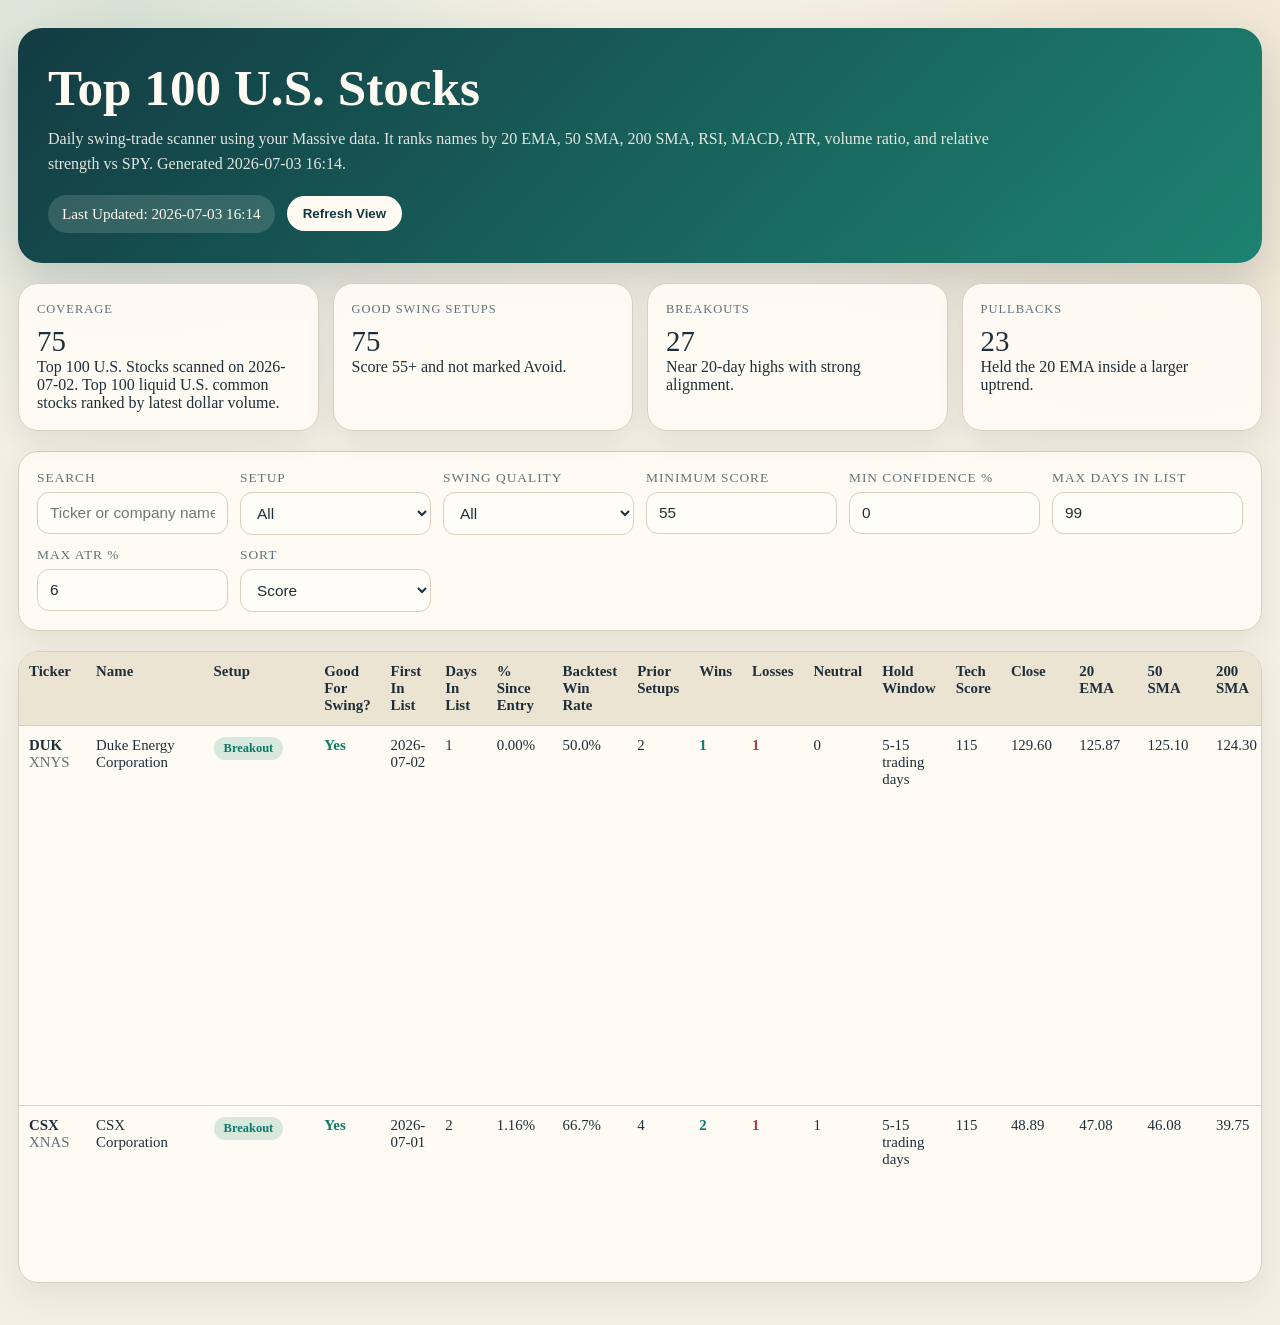
<file: stocks.html>
<!doctype html>
<html lang="en">
<head>
  <meta charset="utf-8">
  <meta http-equiv="Cache-Control" content="no-cache, no-store, must-revalidate">
  <meta http-equiv="Pragma" content="no-cache">
  <meta http-equiv="Expires" content="0">
  <meta name="viewport" content="width=device-width, initial-scale=1">
  <title>Top 100 U.S. Stocks</title>
  <style>
    :root { --bg:#f3efe4; --panel:rgba(255,252,246,.92); --ink:#1e2f39; --muted:#60717a; --line:#d8cfbf; --green:#0b7a68; --amber:#bd7c2f; --red:#a3423f; }
    * { box-sizing:border-box; }
    body { margin:0; color:var(--ink); font-family:Georgia, "Times New Roman", serif; background:radial-gradient(circle at 10% 0%, rgba(11,122,104,.12), transparent 28%), radial-gradient(circle at 90% 10%, rgba(189,124,47,.12), transparent 24%), linear-gradient(180deg,#f5f0e5 0%,var(--bg) 100%); }
    .wrap { max-width:1440px; margin:0 auto; padding:28px 18px 42px; }
    .hero { background:linear-gradient(135deg, rgba(15,56,64,.98), rgba(11,122,104,.92)); color:#fffaf2; border-radius:24px; padding:30px; box-shadow:0 20px 45px rgba(30,47,57,.18); }
    .hero h1 { margin:0 0 10px; font-size:clamp(2rem,4vw,3.5rem); }
    .hero p { margin:0; line-height:1.55; max-width:980px; color:rgba(255,250,242,.88); }
    .hero-tools { display:flex; gap:12px; flex-wrap:wrap; margin-top:18px; align-items:center; }
    .stamp { display:inline-flex; align-items:center; gap:8px; padding:10px 14px; border-radius:999px; background:rgba(255,250,242,.14); color:#fffaf2; font-size:.95rem; }
    .refresh-btn { appearance:none; border:none; border-radius:999px; padding:10px 16px; background:#fffaf2; color:#113840; font-weight:700; cursor:pointer; }
    .metrics { display:grid; grid-template-columns:repeat(auto-fit,minmax(210px,1fr)); gap:14px; margin-top:20px; }
    .metric,.controls,.table-wrap { background:var(--panel); border:1px solid var(--line); border-radius:20px; box-shadow:0 12px 30px rgba(30,47,57,.08); }
    .metric { padding:18px; }
    .label { color:var(--muted); text-transform:uppercase; letter-spacing:.08em; font-size:.78rem; }
    .value { font-size:1.8rem; margin-top:8px; }
    .controls { margin-top:20px; padding:18px; }
    .control-grid { display:grid; grid-template-columns:repeat(auto-fit,minmax(180px,1fr)); gap:12px; }
    label { font-size:.84rem; color:var(--muted); display:block; margin-bottom:6px; text-transform:uppercase; letter-spacing:.07em; }
    input,select { width:100%; padding:11px 12px; border-radius:12px; border:1px solid var(--line); background:#fffdf8; color:var(--ink); font-size:.96rem; }
    .table-wrap { margin-top:20px; overflow:hidden; }
    .table-scroll { overflow:auto; max-height:70vh; }
    table { width:100%; border-collapse:collapse; min-width:1400px; }
    th,td { padding:11px 10px; border-bottom:1px solid var(--line); text-align:left; font-size:.93rem; vertical-align:top; }
    th { position:sticky; top:0; background:#ece4d3; cursor:pointer; z-index:1; }
    tbody tr:hover { background:rgba(11,122,104,.06); }
    .tag { display:inline-block; padding:4px 10px; border-radius:999px; font-size:.78rem; font-weight:700; }
    .Breakout { background:rgba(11,122,104,.15); color:var(--green); }
    .Pullback { background:rgba(189,124,47,.16); color:#8a561a; }
    .Trend { background:rgba(109,127,137,.16); color:#43545e; }
    .Avoid { background:rgba(163,66,63,.15); color:var(--red); }
    .yes { color:var(--green); font-weight:700; }
    .no { color:var(--red); font-weight:700; }
  </style>
</head>
<body>
  <div class="wrap">
    <section class="hero">
      <h1>Top 100 U.S. Stocks</h1>
      <p>Daily swing-trade scanner using your Massive data. It ranks names by 20 EMA, 50 SMA, 200 SMA, RSI, MACD, ATR, volume ratio, and relative strength vs SPY. Generated 2026-07-03 16:14.</p>
      <div class="hero-tools">
        <div class="stamp">Last Updated: 2026-07-03 16:14</div>
        <button class="refresh-btn" type="button" onclick="window.location.reload()">Refresh View</button>
      </div>
    </section>
    <section class="metrics">
      <article class="metric"><div class="label">Coverage</div><div class="value" id="coverageCount">-</div><div>Top 100 U.S. Stocks scanned on 2026-07-02. Top 100 liquid U.S. common stocks ranked by latest dollar volume.</div></article>
      <article class="metric"><div class="label">Good Swing Setups</div><div class="value" id="goodCount">-</div><div>Score 55+ and not marked Avoid.</div></article>
      <article class="metric"><div class="label">Breakouts</div><div class="value" id="breakoutCount">-</div><div>Near 20-day highs with strong alignment.</div></article>
      <article class="metric"><div class="label">Pullbacks</div><div class="value" id="pullbackCount">-</div><div>Held the 20 EMA inside a larger uptrend.</div></article>
    </section>
    <section class="controls">
      <div class="control-grid">
        <div><label for="search">Search</label><input id="search" type="text" placeholder="Ticker or company name"></div>
        <div><label for="setupFilter">Setup</label><select id="setupFilter"><option value="All">All</option><option value="Breakout">Breakout</option><option value="Pullback">Pullback</option><option value="Trend Continuation">Trend Continuation</option><option value="Avoid">Avoid</option></select></div>
        <div><label for="qualityFilter">Swing Quality</label><select id="qualityFilter"><option value="All">All</option><option value="Yes">Good for swing trade</option><option value="No">Not good right now</option></select></div>
        <div><label for="minScore">Minimum Score</label><input id="minScore" type="number" value="55" min="0" max="100" step="5"></div>
        
        <div><label for="minConfidence">Min Confidence %</label><input id="minConfidence" type="number" value="0" min="0" max="100" step="5"></div>
        <div><label for="maxDaysInList">Max Days In List</label><input id="maxDaysInList" type="number" value="99" min="1" max="260" step="1"></div>
        <div><label for="maxAtr">Max ATR %</label><input id="maxAtr" type="number" value="6" min="1" max="20" step="0.5"></div>
        <div><label for="sortBy">Sort</label><select id="sortBy"><option value="score">Score</option><option value="setupConfidence">Backtest Win Rate</option><option value="similarSetups">Prior Setups</option><option value="entryChangePct">% Since Entry</option><option value="daysInList">Days In List</option><option value="rsVsSpy20d">Relative Strength</option><option value="volumeRatio">Volume Ratio</option><option value="atrPct">ATR %</option><option value="close">Price</option></select></div>
      </div>
    </section>
    <section class="table-wrap"><div class="table-scroll"><table><thead><tr><th data-sort="ticker">Ticker</th><th data-sort="name">Name</th><th data-sort="setup">Setup</th><th data-sort="goodForSwing">Good For Swing?</th><th data-sort="firstSeenDate">First In List</th><th data-sort="daysInList">Days In List</th><th data-sort="entryChangePct">% Since Entry</th><th data-sort="setupConfidence">Backtest Win Rate</th><th data-sort="similarSetups">Prior Setups</th><th data-sort="setupWins">Wins</th><th data-sort="setupLosses">Losses</th><th data-sort="setupNeutral">Neutral</th><th data-sort="holdWindow">Hold Window</th><th data-sort="score">Tech Score</th><th data-sort="close">Close</th><th data-sort="ema20">20 EMA</th><th data-sort="sma50">50 SMA</th><th data-sort="sma200">200 SMA</th><th data-sort="rsi14">RSI</th><th data-sort="macd">MACD</th><th data-sort="atrPct">ATR %</th><th data-sort="volumeRatio">Vol Ratio</th><th data-sort="rsVsSpy20d">RS vs SPY</th><th data-sort="stopLoss">Stop</th><th data-sort="target1">T1</th><th data-sort="target2">T2</th><th data-sort="notes">Notes</th></tr></thead><tbody id="reportBody"></tbody></table></div></section>
  </div>
  <script>
    const rows = [{"ticker": "DUK", "name": "Duke Energy Corporation", "exchange": "XNYS", "date": "2026-07-02", "setup": "Breakout", "score": 115, "close": 129.6, "ema20": 125.87, "sma50": 125.1, "sma200": 124.3, "rsi14": 62.0, "macd": 0.89, "macdSignal": 0.44, "atrPct": 1.67, "volumeRatio": 1.32, "rsVsSpy20d": 8.33, "stopLoss": 126.36, "target1": 132.84, "target2": 136.07, "holdWindow": "5-15 trading days", "goodForSwing": true, "notes": "20 EMA > 50 SMA > 200 SMA; near 20-day high; held 20 EMA on pullback; MACD above signal; RSI in bullish zone; volume above 20-day average", "firstSeenDate": "2026-07-02", "daysInList": 1, "entryChangePct": 0.0, "similarSetups": 2, "setupWins": 1, "setupLosses": 1, "setupNeutral": 0, "setupConfidence": 50.0, "confidenceLabel": "50.0%", "edgeScore": 41}, {"ticker": "CSX", "name": "CSX Corporation", "exchange": "XNAS", "date": "2026-07-02", "setup": "Breakout", "score": 115, "close": 48.89, "ema20": 47.08, "sma50": 46.08, "sma200": 39.75, "rsi14": 65.9, "macd": 0.63, "macdSignal": 0.48, "atrPct": 1.98, "volumeRatio": 1.1, "rsVsSpy20d": 6.53, "stopLoss": 47.44, "target1": 50.34, "target2": 51.8, "holdWindow": "5-15 trading days", "goodForSwing": true, "notes": "20 EMA > 50 SMA > 200 SMA; near 20-day high; held 20 EMA on pullback; MACD above signal; RSI in bullish zone; volume above 20-day average", "firstSeenDate": "2026-07-01", "daysInList": 2, "entryChangePct": 1.16, "similarSetups": 4, "setupWins": 2, "setupLosses": 1, "setupNeutral": 1, "setupConfidence": 66.7, "confidenceLabel": "66.7%", "edgeScore": 29}, {"ticker": "AEP", "name": "American Electric Power Company, Inc.", "exchange": "XNAS", "date": "2026-07-02", "setup": "Breakout", "score": 105, "close": 138.51, "ema20": 133.2, "sma50": 131.31, "sma200": 124.12, "rsi14": 64.6, "macd": 2.16, "macdSignal": 1.3, "atrPct": 1.88, "volumeRatio": 1.42, "rsVsSpy20d": 10.91, "stopLoss": 134.61, "target1": 142.41, "target2": 146.31, "holdWindow": "5-15 trading days", "goodForSwing": true, "notes": "20 EMA > 50 SMA > 200 SMA; near 20-day high; MACD above signal; RSI in bullish zone; volume above 20-day average; beating SPY over 20 days", "firstSeenDate": "2026-07-02", "daysInList": 1, "entryChangePct": 0.0, "similarSetups": 3, "setupWins": 1, "setupLosses": 1, "setupNeutral": 1, "setupConfidence": 50.0, "confidenceLabel": "50.0%", "edgeScore": 45}, {"ticker": "KO", "name": "Coca-Cola Company", "exchange": "XNYS", "date": "2026-07-02", "setup": "Breakout", "score": 105, "close": 84.14, "ema20": 81.13, "sma50": 79.89, "sma200": 74.32, "rsi14": 63.9, "macd": 0.7, "macdSignal": 0.49, "atrPct": 1.94, "volumeRatio": 0.86, "rsVsSpy20d": 8.09, "stopLoss": 81.69, "target1": 86.59, "target2": 89.04, "holdWindow": "5-15 trading days", "goodForSwing": true, "notes": "20 EMA > 50 SMA > 200 SMA; near 20-day high; held 20 EMA on pullback; MACD above signal; RSI in bullish zone; beating SPY over 20 days", "firstSeenDate": "2026-07-02", "daysInList": 1, "entryChangePct": 0.0, "similarSetups": 4, "setupWins": 0, "setupLosses": 3, "setupNeutral": 1, "setupConfidence": 0.0, "confidenceLabel": "0.0%", "edgeScore": 17}, {"ticker": "AAPL", "name": "Apple Inc.", "exchange": "XNAS", "date": "2026-07-02", "setup": "Pullback", "score": 105, "close": 308.63, "ema20": 294.42, "sma50": 293.52, "sma200": 270.69, "rsi14": 60.3, "macd": -0.69, "macdSignal": -0.95, "atrPct": 2.83, "volumeRatio": 1.09, "rsVsSpy20d": 0.73, "stopLoss": 295.53, "target1": 321.73, "target2": 334.84, "holdWindow": "4-10 trading days", "goodForSwing": true, "notes": "20 EMA > 50 SMA > 200 SMA; held 20 EMA on pullback; MACD above signal; RSI in bullish zone; volume above 20-day average; beating SPY over 20 days", "firstSeenDate": "2026-07-01", "daysInList": 2, "entryChangePct": 4.84, "similarSetups": 4, "setupWins": 2, "setupLosses": 2, "setupNeutral": 0, "setupConfidence": 50.0, "confidenceLabel": "50.0%", "edgeScore": 34}, {"ticker": "ROKU", "name": "Roku, Inc. Class A Common Stock", "exchange": "XNAS", "date": "2026-07-02", "setup": "Pullback", "score": 95, "close": 142.43, "ema20": 134.4, "sma50": 127.46, "sma200": 106.87, "rsi14": 65.6, "macd": 4.01, "macdSignal": 3.67, "atrPct": 3.01, "volumeRatio": 0.81, "rsVsSpy20d": 17.81, "stopLoss": 135.99, "target1": 148.87, "target2": 155.31, "holdWindow": "4-13 trading days", "goodForSwing": true, "notes": "20 EMA > 50 SMA > 200 SMA; held 20 EMA on pullback; MACD above signal; RSI in bullish zone; beating SPY over 20 days", "firstSeenDate": "2026-07-01", "daysInList": 2, "entryChangePct": 1.37, "similarSetups": 4, "setupWins": 2, "setupLosses": 1, "setupNeutral": 1, "setupConfidence": 66.7, "confidenceLabel": "66.7%", "edgeScore": 56}, {"ticker": "MRK", "name": "Merck & Co., Inc.", "exchange": "XNYS", "date": "2026-07-02", "setup": "Breakout", "score": 95, "close": 129.56, "ema20": 122.1, "sma50": 116.81, "sma200": 107.23, "rsi14": 65.8, "macd": 3.05, "macdSignal": 1.98, "atrPct": 2.63, "volumeRatio": 0.61, "rsVsSpy20d": 14.21, "stopLoss": 124.45, "target1": 134.67, "target2": 139.78, "holdWindow": "5-15 trading days", "goodForSwing": true, "notes": "20 EMA > 50 SMA > 200 SMA; near 20-day high; MACD above signal; RSI in bullish zone; beating SPY over 20 days", "firstSeenDate": "2026-07-02", "daysInList": 1, "entryChangePct": 0.0, "similarSetups": 3, "setupWins": 1, "setupLosses": 1, "setupNeutral": 1, "setupConfidence": 50.0, "confidenceLabel": "50.0%", "edgeScore": 22}, {"ticker": "JPM", "name": "JPMorgan Chase & Co.", "exchange": "XNYS", "date": "2026-07-02", "setup": "Pullback", "score": 95, "close": 334.47, "ema20": 324.78, "sma50": 312.61, "sma200": 308.49, "rsi14": 63.6, "macd": 6.84, "macdSignal": 6.62, "atrPct": 2.22, "volumeRatio": 0.82, "rsVsSpy20d": 12.43, "stopLoss": 323.34, "target1": 345.6, "target2": 356.74, "holdWindow": "4-13 trading days", "goodForSwing": true, "notes": "20 EMA > 50 SMA > 200 SMA; held 20 EMA on pullback; MACD above signal; RSI in bullish zone; beating SPY over 20 days", "firstSeenDate": "2026-07-02", "daysInList": 1, "entryChangePct": 0.0, "similarSetups": 3, "setupWins": 0, "setupLosses": 1, "setupNeutral": 2, "setupConfidence": 0.0, "confidenceLabel": "0.0%", "edgeScore": 22}, {"ticker": "ELV", "name": "Elevance Health, Inc.", "exchange": "XNYS", "date": "2026-07-02", "setup": "Pullback", "score": 95, "close": 417.89, "ema20": 397.57, "sma50": 388.8, "sma200": 344.99, "rsi14": 62.5, "macd": 4.0, "macdSignal": 3.44, "atrPct": 2.76, "volumeRatio": 0.9, "rsVsSpy20d": 8.06, "stopLoss": 400.6, "target1": 435.18, "target2": 452.47, "holdWindow": "4-13 trading days", "goodForSwing": true, "notes": "20 EMA > 50 SMA > 200 SMA; held 20 EMA on pullback; MACD above signal; RSI in bullish zone; beating SPY over 20 days", "firstSeenDate": "2026-07-01", "daysInList": 2, "entryChangePct": 0.41, "similarSetups": 4, "setupWins": 3, "setupLosses": 1, "setupNeutral": 0, "setupConfidence": 75.0, "confidenceLabel": "75.0%", "edgeScore": 48}, {"ticker": "LMT", "name": "Lockheed Martin Corp.", "exchange": "XNYS", "date": "2026-07-02", "setup": "Breakout", "score": 95, "close": 545.91, "ema20": 518.8, "sma50": 520.38, "sma200": 540.51, "rsi14": 59.7, "macd": -3.07, "macdSignal": -5.79, "atrPct": 2.65, "volumeRatio": 1.0, "rsVsSpy20d": 7.87, "stopLoss": 524.25, "target1": 567.57, "target2": 589.23, "holdWindow": "5-15 trading days", "goodForSwing": true, "notes": "near 20-day high; held 20 EMA on pullback; MACD above signal; RSI in bullish zone; volume above 20-day average; beating SPY over 20 days", "firstSeenDate": "2026-07-02", "daysInList": 1, "entryChangePct": 0.0, "similarSetups": 1, "setupWins": 0, "setupLosses": 1, "setupNeutral": 0, "setupConfidence": 0.0, "confidenceLabel": "0.0%", "edgeScore": 19}, {"ticker": "HON", "name": "Honeywell International, Inc.", "exchange": "XNAS", "date": "2026-07-02", "setup": "Pullback", "score": 95, "close": 229.86, "ema20": 225.5, "sma50": 221.14, "sma200": 214.57, "rsi14": 54.8, "macd": 1.32, "macdSignal": 1.26, "atrPct": 3.75, "volumeRatio": 0.91, "rsVsSpy20d": 4.21, "stopLoss": 221.18, "target1": 242.8, "target2": 255.74, "holdWindow": "4-10 trading days", "goodForSwing": true, "notes": "20 EMA > 50 SMA > 200 SMA; held 20 EMA on pullback; MACD above signal; RSI in bullish zone; beating SPY over 20 days", "firstSeenDate": "2026-07-02", "daysInList": 1, "entryChangePct": 0.0, "similarSetups": 4, "setupWins": 2, "setupLosses": 2, "setupNeutral": 0, "setupConfidence": 50.0, "confidenceLabel": "50.0%", "edgeScore": 2}, {"ticker": "HOOD", "name": "Robinhood Markets, Inc. Class A Common Stock", "exchange": "XNAS", "date": "2026-07-02", "setup": "Breakout", "score": 90, "close": 112.73, "ema20": 98.03, "sma50": 86.58, "sma200": 102.37, "rsi14": 67.0, "macd": 5.99, "macdSignal": 5.26, "atrPct": 6.07, "volumeRatio": 1.2, "rsVsSpy20d": 37.32, "stopLoss": 102.46, "target1": 123.0, "target2": 133.27, "holdWindow": "5-13 trading days", "goodForSwing": true, "notes": "near 20-day high; held 20 EMA on pullback; MACD above signal; RSI in bullish zone; volume above 20-day average; beating SPY over 20 days", "firstSeenDate": "2026-07-02", "daysInList": 1, "entryChangePct": 0.0, "similarSetups": 2, "setupWins": 2, "setupLosses": 0, "setupNeutral": 0, "setupConfidence": 100.0, "confidenceLabel": "100.0%", "edgeScore": 71}, {"ticker": "AMAT", "name": "Applied Materials Inc", "exchange": "XNAS", "date": "2026-07-02", "setup": "Trend Continuation", "score": 90, "close": 603.04, "ema20": 593.17, "sma50": 490.19, "sma200": 339.35, "rsi14": 54.0, "macd": 51.43, "macdSignal": 50.73, "atrPct": 7.73, "volumeRatio": 1.15, "rsVsSpy20d": 21.68, "stopLoss": 569.86, "target1": 672.97, "target2": 742.89, "holdWindow": "7-16 trading days", "goodForSwing": true, "notes": "20 EMA > 50 SMA > 200 SMA; MACD above signal; RSI in bullish zone; volume above 20-day average; beating SPY over 20 days", "firstSeenDate": "2026-07-01", "daysInList": 2, "entryChangePct": -7.35, "similarSetups": 4, "setupWins": 4, "setupLosses": 0, "setupNeutral": 0, "setupConfidence": 100.0, "confidenceLabel": "100.0%", "edgeScore": 56}, {"ticker": "WELL", "name": "Welltower Inc.", "exchange": "XNYS", "date": "2026-07-02", "setup": "Breakout", "score": 90, "close": 236.06, "ema20": 219.32, "sma50": 213.62, "sma200": 197.28, "rsi14": 71.9, "macd": 5.63, "macdSignal": 3.18, "atrPct": 2.42, "volumeRatio": 1.1, "rsVsSpy20d": 19.53, "stopLoss": 227.5, "target1": 244.62, "target2": 253.18, "holdWindow": "5-15 trading days", "goodForSwing": true, "notes": "20 EMA > 50 SMA > 200 SMA; near 20-day high; MACD above signal; volume above 20-day average; beating SPY over 20 days", "firstSeenDate": "2026-06-23", "daysInList": 8, "entryChangePct": 8.45, "similarSetups": 2, "setupWins": 0, "setupLosses": 2, "setupNeutral": 0, "setupConfidence": 0.0, "confidenceLabel": "0.0%", "edgeScore": 13}, {"ticker": "GEV", "name": "GE Vernova Inc.", "exchange": "XNYS", "date": "2026-07-02", "setup": "Pullback", "score": 90, "close": 1113.11, "ema20": 1057.14, "sma50": 1042.1, "sma200": 794.53, "rsi14": 57.2, "macd": 34.31, "macdSignal": 20.27, "atrPct": 4.83, "volumeRatio": 0.72, "rsVsSpy20d": 17.28, "stopLoss": 1032.43, "target1": 1193.79, "target2": 1274.47, "holdWindow": "4-13 trading days", "goodForSwing": true, "notes": "20 EMA > 50 SMA > 200 SMA; held 20 EMA on pullback; MACD above signal; RSI in bullish zone; beating SPY over 20 days", "firstSeenDate": "2026-07-01", "daysInList": 2, "entryChangePct": -1.87, "similarSetups": 5, "setupWins": 1, "setupLosses": 4, "setupNeutral": 0, "setupConfidence": 20.0, "confidenceLabel": "20.0%", "edgeScore": -1}, {"ticker": "BAC", "name": "Bank of America Corporation", "exchange": "XNYS", "date": "2026-07-02", "setup": "Breakout", "score": 90, "close": 58.73, "ema20": 56.43, "sma50": 53.65, "sma200": 52.58, "rsi14": 70.1, "macd": 1.48, "macdSignal": 1.41, "atrPct": 2.0, "volumeRatio": 0.78, "rsVsSpy20d": 13.33, "stopLoss": 56.97, "target1": 60.49, "target2": 62.25, "holdWindow": "5-15 trading days", "goodForSwing": true, "notes": "20 EMA > 50 SMA > 200 SMA; near 20-day high; held 20 EMA on pullback; MACD above signal; beating SPY over 20 days", "firstSeenDate": "2026-07-01", "daysInList": 2, "entryChangePct": 0.63, "similarSetups": 2, "setupWins": 2, "setupLosses": 0, "setupNeutral": 0, "setupConfidence": 100.0, "confidenceLabel": "100.0%", "edgeScore": 22}, {"ticker": "ALAB", "name": "Astera Labs, Inc. Common Stock", "exchange": "XNAS", "date": "2026-07-02", "setup": "Pullback", "score": 90, "close": 406.42, "ema20": 390.44, "sma50": 304.07, "sma200": 195.68, "rsi14": 55.7, "macd": 37.29, "macdSignal": 38.68, "atrPct": 10.03, "volumeRatio": 1.09, "rsVsSpy20d": 13.05, "stopLoss": 370.06, "target1": 467.55, "target2": 528.69, "holdWindow": "4-11 trading days", "goodForSwing": true, "notes": "20 EMA > 50 SMA > 200 SMA; held 20 EMA on pullback; RSI in bullish zone; volume above 20-day average; beating SPY over 20 days", "firstSeenDate": "2026-07-01", "daysInList": 2, "entryChangePct": -5.67, "similarSetups": 3, "setupWins": 3, "setupLosses": 0, "setupNeutral": 0, "setupConfidence": 100.0, "confidenceLabel": "100.0%", "edgeScore": 40}, {"ticker": "LIN", "name": "Linde plc Ordinary Share", "exchange": "XNAS", "date": "2026-07-02", "setup": "Breakout", "score": 90, "close": 546.64, "ema20": 518.8, "sma50": 509.89, "sma200": 469.59, "rsi14": 68.4, "macd": 6.11, "macdSignal": 3.85, "atrPct": 2.14, "volumeRatio": 0.86, "rsVsSpy20d": 8.95, "stopLoss": 529.12, "target1": 564.16, "target2": 581.69, "holdWindow": "5-15 trading days", "goodForSwing": true, "notes": "20 EMA > 50 SMA > 200 SMA; near 20-day high; held 20 EMA on pullback; MACD above signal; beating SPY over 20 days", "firstSeenDate": "2026-07-01", "daysInList": 2, "entryChangePct": 2.45, "similarSetups": 4, "setupWins": 0, "setupLosses": 3, "setupNeutral": 1, "setupConfidence": 0.0, "confidenceLabel": "0.0%", "edgeScore": 3}, {"ticker": "CRWD", "name": "CrowdStrike Holdings, Inc. Class A Common Stock", "exchange": "XNAS", "date": "2026-07-02", "setup": "Breakout", "score": 90, "close": 193.98, "ema20": 175.81, "sma50": 155.16, "sma200": 125.64, "rsi14": 71.9, "macd": 8.64, "macdSignal": 7.46, "atrPct": 4.27, "volumeRatio": 0.77, "rsVsSpy20d": 5.04, "stopLoss": 181.55, "target1": 206.41, "target2": 218.84, "holdWindow": "5-15 trading days", "goodForSwing": true, "notes": "20 EMA > 50 SMA > 200 SMA; near 20-day high; held 20 EMA on pullback; MACD above signal; beating SPY over 20 days", "firstSeenDate": "2026-07-01", "daysInList": 2, "entryChangePct": 0.41, "similarSetups": 2, "setupWins": 2, "setupLosses": 0, "setupNeutral": 0, "setupConfidence": 100.0, "confidenceLabel": "100.0%", "edgeScore": -2}, {"ticker": "RIVN", "name": "Rivian Automotive, Inc. Class A Common Stock", "exchange": "XNAS", "date": "2026-07-02", "setup": "Breakout", "score": 90, "close": 18.63, "ema20": 16.26, "sma50": 15.6, "sma200": 15.8, "rsi14": 65.0, "macd": 0.43, "macdSignal": 0.19, "atrPct": 5.83, "volumeRatio": 2.41, "rsVsSpy20d": 3.22, "stopLoss": 17.0, "target1": 20.26, "target2": 21.89, "holdWindow": "5-10 trading days", "goodForSwing": true, "notes": "near 20-day high; held 20 EMA on pullback; MACD above signal; RSI in bullish zone; volume above 20-day average; beating SPY over 20 days", "firstSeenDate": "2026-07-02", "daysInList": 1, "entryChangePct": 0.0, "similarSetups": 2, "setupWins": 1, "setupLosses": 1, "setupNeutral": 0, "setupConfidence": 50.0, "confidenceLabel": "50.0%", "edgeScore": 17}, {"ticker": "LLY", "name": "Eli Lilly & Co.", "exchange": "XNYS", "date": "2026-07-02", "setup": "Trend Continuation", "score": 85, "close": 1213.91, "ema20": 1144.59, "sma50": 1054.92, "sma200": 985.02, "rsi14": 67.4, "macd": 38.59, "macdSignal": 34.18, "atrPct": 3.25, "volumeRatio": 0.94, "rsVsSpy20d": 13.78, "stopLoss": 1154.77, "target1": 1273.05, "target2": 1332.19, "holdWindow": "7-18 trading days", "goodForSwing": true, "notes": "20 EMA > 50 SMA > 200 SMA; MACD above signal; RSI in bullish zone; beating SPY over 20 days", "firstSeenDate": "2026-07-02", "daysInList": 1, "entryChangePct": 0.0, "similarSetups": 3, "setupWins": 1, "setupLosses": 2, "setupNeutral": 0, "setupConfidence": 33.3, "confidenceLabel": "33.3%", "edgeScore": 20}, {"ticker": "SCHW", "name": "The Charles Schwab Corporation", "exchange": "XNYS", "date": "2026-07-02", "setup": "Breakout", "score": 85, "close": 97.0, "ema20": 91.82, "sma50": 90.4, "sma200": 94.68, "rsi14": 65.1, "macd": 1.12, "macdSignal": 0.56, "atrPct": 2.48, "volumeRatio": 0.74, "rsVsSpy20d": 13.28, "stopLoss": 93.39, "target1": 100.61, "target2": 104.22, "holdWindow": "5-15 trading days", "goodForSwing": true, "notes": "near 20-day high; held 20 EMA on pullback; MACD above signal; RSI in bullish zone; beating SPY over 20 days", "firstSeenDate": "2026-07-01", "daysInList": 2, "entryChangePct": 1.27, "similarSetups": 2, "setupWins": 1, "setupLosses": 1, "setupNeutral": 0, "setupConfidence": 50.0, "confidenceLabel": "50.0%", "edgeScore": 8}, {"ticker": "APH", "name": "Amphenol Corporation", "exchange": "XNYS", "date": "2026-07-02", "setup": "Trend Continuation", "score": 85, "close": 164.59, "ema20": 159.82, "sma50": 146.1, "sma200": 138.83, "rsi14": 57.3, "macd": 7.21, "macdSignal": 6.81, "atrPct": 4.46, "volumeRatio": 0.86, "rsVsSpy20d": 12.75, "stopLoss": 156.15, "target1": 175.6, "target2": 186.61, "holdWindow": "7-18 trading days", "goodForSwing": true, "notes": "20 EMA > 50 SMA > 200 SMA; MACD above signal; RSI in bullish zone; beating SPY over 20 days", "firstSeenDate": "2026-07-01", "daysInList": 2, "entryChangePct": -4.43, "similarSetups": 2, "setupWins": 1, "setupLosses": 1, "setupNeutral": 0, "setupConfidence": 50.0, "confidenceLabel": "50.0%", "edgeScore": 10}, {"ticker": "SBUX", "name": "Starbucks Corp", "exchange": "XNAS", "date": "2026-07-02", "setup": "Breakout", "score": 85, "close": 104.27, "ema20": 101.96, "sma50": 102.01, "sma200": 92.74, "rsi14": 58.2, "macd": 0.86, "macdSignal": 0.44, "atrPct": 2.35, "volumeRatio": 0.99, "rsVsSpy20d": 9.99, "stopLoss": 100.73, "target1": 107.95, "target2": 111.63, "holdWindow": "5-15 trading days", "goodForSwing": true, "notes": "near 20-day high; held 20 EMA on pullback; MACD above signal; RSI in bullish zone; beating SPY over 20 days", "firstSeenDate": "2026-07-01", "daysInList": 2, "entryChangePct": 0.85, "similarSetups": 3, "setupWins": 1, "setupLosses": 1, "setupNeutral": 1, "setupConfidence": 50.0, "confidenceLabel": "50.0%", "edgeScore": -7}, {"ticker": "C", "name": "Citigroup Inc.", "exchange": "XNYS", "date": "2026-07-02", "setup": "Pullback", "score": 85, "close": 139.97, "ema20": 139.2, "sma50": 131.99, "sma200": 115.35, "rsi14": 55.9, "macd": 3.11, "macdSignal": 3.86, "atrPct": 2.5, "volumeRatio": 0.68, "rsVsSpy20d": 8.98, "stopLoss": 137.45, "target1": 145.23, "target2": 150.49, "holdWindow": "4-13 trading days", "goodForSwing": true, "notes": "20 EMA > 50 SMA > 200 SMA; held 20 EMA on pullback; RSI in bullish zone; beating SPY over 20 days", "firstSeenDate": "2026-06-30", "daysInList": 3, "entryChangePct": 0.01, "similarSetups": 3, "setupWins": 0, "setupLosses": 3, "setupNeutral": 0, "setupConfidence": 0.0, "confidenceLabel": "0.0%", "edgeScore": -11}, {"ticker": "BA", "name": "Boeing Company", "exchange": "XNYS", "date": "2026-07-02", "setup": "Pullback", "score": 85, "close": 226.49, "ema20": 220.17, "sma50": 223.78, "sma200": 218.32, "rsi14": 56.1, "macd": -0.56, "macdSignal": -0.92, "atrPct": 2.96, "volumeRatio": 1.01, "rsVsSpy20d": 8.81, "stopLoss": 216.82, "target1": 236.55, "target2": 246.61, "holdWindow": "4-13 trading days", "goodForSwing": true, "notes": "held 20 EMA on pullback; MACD above signal; RSI in bullish zone; volume above 20-day average; beating SPY over 20 days", "firstSeenDate": "2026-07-02", "daysInList": 1, "entryChangePct": 0.0, "similarSetups": 5, "setupWins": 2, "setupLosses": 3, "setupNeutral": 0, "setupConfidence": 40.0, "confidenceLabel": "40.0%", "edgeScore": 20}, {"ticker": "BRK.B", "name": "BERKSHIRE HATHAWAY Class B", "exchange": "XNYS", "date": "2026-07-02", "setup": "Breakout", "score": 85, "close": 507.78, "ema20": 492.64, "sma50": 482.74, "sma200": 490.25, "rsi14": 67.1, "macd": 5.34, "macdSignal": 4.1, "atrPct": 1.37, "volumeRatio": 0.78, "rsVsSpy20d": 8.07, "stopLoss": 497.32, "target1": 518.24, "target2": 528.7, "holdWindow": "5-15 trading days", "goodForSwing": true, "notes": "near 20-day high; held 20 EMA on pullback; MACD above signal; RSI in bullish zone; beating SPY over 20 days", "firstSeenDate": "2026-06-26", "daysInList": 5, "entryChangePct": 1.83, "similarSetups": 2, "setupWins": 1, "setupLosses": 0, "setupNeutral": 1, "setupConfidence": 100.0, "confidenceLabel": "100.0%", "edgeScore": 16}, {"ticker": "SPGI", "name": "S&P Global Inc.", "exchange": "XNYS", "date": "2026-07-02", "setup": "Breakout", "score": 85, "close": 439.89, "ema20": 415.12, "sma50": 419.75, "sma200": 462.84, "rsi14": 62.4, "macd": -0.94, "macdSignal": -2.9, "atrPct": 3.16, "volumeRatio": 1.42, "rsVsSpy20d": 7.95, "stopLoss": 419.06, "target1": 460.72, "target2": 481.54, "holdWindow": "5-15 trading days", "goodForSwing": true, "notes": "near 20-day high; held 20 EMA on pullback; MACD above signal; RSI in bullish zone; volume above 20-day average; beating SPY over 20 days", "firstSeenDate": "2026-07-02", "daysInList": 1, "entryChangePct": 0.0, "similarSetups": 2, "setupWins": 0, "setupLosses": 2, "setupNeutral": 0, "setupConfidence": 0.0, "confidenceLabel": "0.0%", "edgeScore": 9}, {"ticker": "DE", "name": "Deere & Company", "exchange": "XNYS", "date": "2026-07-02", "setup": "Trend Continuation", "score": 85, "close": 621.27, "ema20": 600.37, "sma50": 577.97, "sma200": 533.78, "rsi14": 60.7, "macd": 15.43, "macdSignal": 11.57, "atrPct": 2.94, "volumeRatio": 0.94, "rsVsSpy20d": 6.86, "stopLoss": 593.83, "target1": 648.71, "target2": 676.16, "holdWindow": "7-18 trading days", "goodForSwing": true, "notes": "20 EMA > 50 SMA > 200 SMA; MACD above signal; RSI in bullish zone; beating SPY over 20 days", "firstSeenDate": "2026-07-02", "daysInList": 1, "entryChangePct": 0.0, "similarSetups": 2, "setupWins": 0, "setupLosses": 2, "setupNeutral": 0, "setupConfidence": 0.0, "confidenceLabel": "0.0%", "edgeScore": -4}, {"ticker": "PM", "name": "Philip Morris International Inc.", "exchange": "XNYS", "date": "2026-07-02", "setup": "Pullback", "score": 85, "close": 182.27, "ema20": 179.78, "sma50": 177.85, "sma200": 167.12, "rsi14": 54.2, "macd": 0.64, "macdSignal": 0.67, "atrPct": 2.76, "volumeRatio": 0.9, "rsVsSpy20d": 4.85, "stopLoss": 177.26, "target1": 189.81, "target2": 197.35, "holdWindow": "4-10 trading days", "goodForSwing": true, "notes": "20 EMA > 50 SMA > 200 SMA; held 20 EMA on pullback; RSI in bullish zone; beating SPY over 20 days", "firstSeenDate": "2026-07-02", "daysInList": 1, "entryChangePct": 0.0, "similarSetups": 4, "setupWins": 1, "setupLosses": 3, "setupNeutral": 0, "setupConfidence": 25.0, "confidenceLabel": "25.0%", "edgeScore": -24}, {"ticker": "MS", "name": "Morgan Stanley", "exchange": "XNYS", "date": "2026-07-02", "setup": "Pullback", "score": 85, "close": 213.93, "ema20": 213.93, "sma50": 203.85, "sma200": 178.45, "rsi14": 52.5, "macd": 2.85, "macdSignal": 4.8, "atrPct": 2.73, "volumeRatio": 0.6, "rsVsSpy20d": 3.06, "stopLoss": 211.01, "target1": 222.68, "target2": 231.44, "holdWindow": "4-10 trading days", "goodForSwing": true, "notes": "20 EMA > 50 SMA > 200 SMA; held 20 EMA on pullback; RSI in bullish zone; beating SPY over 20 days", "firstSeenDate": "2026-07-02", "daysInList": 1, "entryChangePct": 0.0, "similarSetups": 3, "setupWins": 3, "setupLosses": 0, "setupNeutral": 0, "setupConfidence": 100.0, "confidenceLabel": "100.0%", "edgeScore": -5}, {"ticker": "GILD", "name": "Gilead Sciences Inc", "exchange": "XNAS", "date": "2026-07-02", "setup": "Breakout", "score": 85, "close": 131.27, "ema20": 127.14, "sma50": 129.6, "sma200": 129.92, "rsi14": 57.7, "macd": -0.8, "macdSignal": -1.53, "atrPct": 2.68, "volumeRatio": 0.85, "rsVsSpy20d": 3.02, "stopLoss": 125.99, "target1": 136.55, "target2": 141.83, "holdWindow": "5-12 trading days", "goodForSwing": true, "notes": "near 20-day high; held 20 EMA on pullback; MACD above signal; RSI in bullish zone; beating SPY over 20 days", "firstSeenDate": "2026-07-02", "daysInList": 1, "entryChangePct": 0.0, "similarSetups": 1, "setupWins": 0, "setupLosses": 1, "setupNeutral": 0, "setupConfidence": 0.0, "confidenceLabel": "0.0%", "edgeScore": -31}, {"ticker": "AMGN", "name": "Amgen Inc", "exchange": "XNAS", "date": "2026-07-02", "setup": "Breakout", "score": 80, "close": 374.15, "ema20": 352.21, "sma50": 341.4, "sma200": 335.34, "rsi14": 70.8, "macd": 6.56, "macdSignal": 4.25, "atrPct": 2.28, "volumeRatio": 0.77, "rsVsSpy20d": 11.88, "stopLoss": 361.35, "target1": 386.95, "target2": 399.75, "holdWindow": "5-15 trading days", "goodForSwing": true, "notes": "20 EMA > 50 SMA > 200 SMA; near 20-day high; MACD above signal; beating SPY over 20 days", "firstSeenDate": "2026-06-26", "daysInList": 5, "entryChangePct": 4.41, "similarSetups": 1, "setupWins": 1, "setupLosses": 0, "setupNeutral": 0, "setupConfidence": 100.0, "confidenceLabel": "100.0%", "edgeScore": -6}, {"ticker": "NEE", "name": "NextEra Energy, Inc.", "exchange": "XNYS", "date": "2026-07-02", "setup": "Breakout", "score": 80, "close": 88.34, "ema20": 87.29, "sma50": 89.73, "sma200": 86.55, "rsi14": 53.2, "macd": -0.22, "macdSignal": -0.64, "atrPct": 1.95, "volumeRatio": 1.2, "rsVsSpy20d": 5.7, "stopLoss": 86.43, "target1": 90.92, "target2": 93.49, "holdWindow": "5-15 trading days", "goodForSwing": true, "notes": "near 20-day high; held 20 EMA on pullback; MACD above signal; RSI in bullish zone; volume above 20-day average; beating SPY over 20 days", "firstSeenDate": "2026-07-02", "daysInList": 1, "entryChangePct": 0.0, "similarSetups": 3, "setupWins": 1, "setupLosses": 1, "setupNeutral": 1, "setupConfidence": 50.0, "confidenceLabel": "50.0%", "edgeScore": -31}, {"ticker": "MRNA", "name": "Moderna, Inc. Common Stock", "exchange": "XNAS", "date": "2026-07-02", "setup": "Breakout", "score": 75, "close": 79.76, "ema20": 61.59, "sma50": 52.65, "sma200": 41.12, "rsi14": 80.7, "macd": 6.31, "macdSignal": 4.19, "atrPct": 5.99, "volumeRatio": 1.53, "rsVsSpy20d": 63.83, "stopLoss": 72.59, "target1": 86.93, "target2": 94.1, "holdWindow": "5-13 trading days", "goodForSwing": true, "notes": "20 EMA > 50 SMA > 200 SMA; near 20-day high; MACD above signal; volume above 20-day average; beating SPY over 20 days; RSI extended", "firstSeenDate": "2026-06-30", "daysInList": 3, "entryChangePct": 13.89, "similarSetups": 2, "setupWins": 1, "setupLosses": 1, "setupNeutral": 0, "setupConfidence": 50.0, "confidenceLabel": "50.0%", "edgeScore": 3}, {"ticker": "HCA", "name": "HCA Healthcare, Inc.", "exchange": "XNYS", "date": "2026-07-02", "setup": "Breakout", "score": 75, "close": 410.5, "ema20": 390.36, "sma50": 403.65, "sma200": 459.77, "rsi14": 61.5, "macd": -1.11, "macdSignal": -5.62, "atrPct": 2.66, "volumeRatio": 0.99, "rsVsSpy20d": 14.27, "stopLoss": 394.13, "target1": 426.87, "target2": 443.24, "holdWindow": "5-15 trading days", "goodForSwing": true, "notes": "near 20-day high; held 20 EMA on pullback; MACD above signal; RSI in bullish zone; beating SPY over 20 days", "firstSeenDate": "2026-07-02", "daysInList": 1, "entryChangePct": 0.0, "similarSetups": 0, "setupWins": 0, "setupLosses": 0, "setupNeutral": 0, "setupConfidence": null, "confidenceLabel": "N/A", "edgeScore": 5}, {"ticker": "BKNG", "name": "Booking Holdings Inc. Common Stock", "exchange": "XNAS", "date": "2026-07-02", "setup": "Breakout", "score": 75, "close": 184.56, "ema20": 174.53, "sma50": 168.49, "sma200": 188.77, "rsi14": 63.1, "macd": 4.31, "macdSignal": 2.93, "atrPct": 3.49, "volumeRatio": 1.55, "rsVsSpy20d": 13.26, "stopLoss": 174.91, "target1": 194.21, "target2": 203.87, "holdWindow": "5-15 trading days", "goodForSwing": true, "notes": "near 20-day high; MACD above signal; RSI in bullish zone; volume above 20-day average; beating SPY over 20 days", "firstSeenDate": "2026-07-02", "daysInList": 1, "entryChangePct": 0.0, "similarSetups": 2, "setupWins": 1, "setupLosses": 1, "setupNeutral": 0, "setupConfidence": 50.0, "confidenceLabel": "50.0%", "edgeScore": 21}, {"ticker": "TMO", "name": "Thermo Fisher Scientific, Inc.", "exchange": "XNYS", "date": "2026-07-02", "setup": "Breakout", "score": 75, "close": 523.44, "ema20": 490.15, "sma50": 473.4, "sma200": 526.47, "rsi14": 66.7, "macd": 10.87, "macdSignal": 6.12, "atrPct": 2.86, "volumeRatio": 1.01, "rsVsSpy20d": 11.7, "stopLoss": 501.0, "target1": 545.88, "target2": 568.33, "holdWindow": "5-15 trading days", "goodForSwing": true, "notes": "near 20-day high; MACD above signal; RSI in bullish zone; volume above 20-day average; beating SPY over 20 days", "firstSeenDate": "2026-07-02", "daysInList": 1, "entryChangePct": 0.0, "similarSetups": 3, "setupWins": 2, "setupLosses": 0, "setupNeutral": 1, "setupConfidence": 100.0, "confidenceLabel": "100.0%", "edgeScore": 41}, {"ticker": "ABT", "name": "Abbott Laboratories", "exchange": "XNYS", "date": "2026-07-02", "setup": "Breakout", "score": 75, "close": 95.4, "ema20": 90.89, "sma50": 88.93, "sma200": 111.83, "rsi14": 62.7, "macd": 1.07, "macdSignal": 0.54, "atrPct": 2.64, "volumeRatio": 0.74, "rsVsSpy20d": 10.92, "stopLoss": 91.62, "target1": 99.18, "target2": 102.97, "holdWindow": "5-15 trading days", "goodForSwing": true, "notes": "near 20-day high; held 20 EMA on pullback; MACD above signal; RSI in bullish zone; beating SPY over 20 days", "firstSeenDate": "2026-07-02", "daysInList": 1, "entryChangePct": 0.0, "similarSetups": 1, "setupWins": 0, "setupLosses": 0, "setupNeutral": 1, "setupConfidence": null, "confidenceLabel": "N/A", "edgeScore": -2}, {"ticker": "WFC", "name": "Wells Fargo & Co.", "exchange": "XNYS", "date": "2026-07-02", "setup": "Pullback", "score": 75, "close": 85.51, "ema20": 83.0, "sma50": 79.97, "sma200": 84.37, "rsi14": 61.7, "macd": 1.46, "macdSignal": 1.42, "atrPct": 2.29, "volumeRatio": 0.69, "rsVsSpy20d": 9.93, "stopLoss": 82.58, "target1": 88.44, "target2": 91.38, "holdWindow": "4-13 trading days", "goodForSwing": true, "notes": "held 20 EMA on pullback; MACD above signal; RSI in bullish zone; beating SPY over 20 days", "firstSeenDate": "2026-07-02", "daysInList": 1, "entryChangePct": 0.0, "similarSetups": 2, "setupWins": 1, "setupLosses": 0, "setupNeutral": 1, "setupConfidence": 100.0, "confidenceLabel": "100.0%", "edgeScore": 27}, {"ticker": "PG", "name": "Procter & Gamble Company", "exchange": "XNYS", "date": "2026-07-02", "setup": "Breakout", "score": 75, "close": 151.41, "ema20": 148.3, "sma50": 146.14, "sma200": 148.54, "rsi14": 57.7, "macd": 1.02, "macdSignal": 1.18, "atrPct": 2.02, "volumeRatio": 0.97, "rsVsSpy20d": 9.26, "stopLoss": 146.81, "target1": 156.01, "target2": 160.6, "holdWindow": "5-15 trading days", "goodForSwing": true, "notes": "near 20-day high; held 20 EMA on pullback; RSI in bullish zone; beating SPY over 20 days", "firstSeenDate": "2026-07-02", "daysInList": 1, "entryChangePct": 0.0, "similarSetups": 1, "setupWins": 1, "setupLosses": 0, "setupNeutral": 0, "setupConfidence": 100.0, "confidenceLabel": "100.0%", "edgeScore": -7}, {"ticker": "MELI", "name": "Mercado Libre, Inc", "exchange": "XNAS", "date": "2026-07-02", "setup": "Breakout", "score": 75, "close": 1763.36, "ema20": 1667.54, "sma50": 1684.19, "sma200": 1942.59, "rsi14": 61.6, "macd": 12.79, "macdSignal": -5.32, "atrPct": 3.51, "volumeRatio": 0.84, "rsVsSpy20d": 8.87, "stopLoss": 1670.47, "target1": 1856.25, "target2": 1949.14, "holdWindow": "5-15 trading days", "goodForSwing": true, "notes": "near 20-day high; held 20 EMA on pullback; MACD above signal; RSI in bullish zone; beating SPY over 20 days", "firstSeenDate": "2026-07-01", "daysInList": 2, "entryChangePct": 1.22, "similarSetups": 1, "setupWins": 0, "setupLosses": 0, "setupNeutral": 1, "setupConfidence": null, "confidenceLabel": "N/A", "edgeScore": 5}, {"ticker": "MDT", "name": "Medtronic plc", "exchange": "XNYS", "date": "2026-07-02", "setup": "Breakout", "score": 75, "close": 83.19, "ema20": 79.96, "sma50": 79.05, "sma200": 91.33, "rsi14": 60.1, "macd": 0.42, "macdSignal": 0.25, "atrPct": 2.54, "volumeRatio": 0.92, "rsVsSpy20d": 7.98, "stopLoss": 80.03, "target1": 86.35, "target2": 89.52, "holdWindow": "5-15 trading days", "goodForSwing": true, "notes": "near 20-day high; held 20 EMA on pullback; MACD above signal; RSI in bullish zone; beating SPY over 20 days", "firstSeenDate": "2026-07-02", "daysInList": 1, "entryChangePct": 0.0, "similarSetups": 1, "setupWins": 0, "setupLosses": 1, "setupNeutral": 0, "setupConfidence": 0.0, "confidenceLabel": "0.0%", "edgeScore": 5}, {"ticker": "PYPL", "name": "PayPal Holdings, Inc. Common Stock", "exchange": "XNAS", "date": "2026-07-02", "setup": "Breakout", "score": 75, "close": 45.47, "ema20": 43.38, "sma50": 44.88, "sma200": 53.77, "rsi14": 59.8, "macd": -0.0, "macdSignal": -0.46, "atrPct": 3.07, "volumeRatio": 0.83, "rsVsSpy20d": 7.97, "stopLoss": 43.38, "target1": 47.56, "target2": 49.66, "holdWindow": "5-15 trading days", "goodForSwing": true, "notes": "near 20-day high; held 20 EMA on pullback; MACD above signal; RSI in bullish zone; beating SPY over 20 days", "firstSeenDate": "2026-07-02", "daysInList": 1, "entryChangePct": 0.0, "similarSetups": 1, "setupWins": 1, "setupLosses": 0, "setupNeutral": 0, "setupConfidence": 100.0, "confidenceLabel": "100.0%", "edgeScore": -7}, {"ticker": "FTNT", "name": "Fortinet, Inc.", "exchange": "XNAS", "date": "2026-07-02", "setup": "Trend Continuation", "score": 75, "close": 156.25, "ema20": 147.0, "sma50": 126.81, "sma200": 93.15, "rsi14": 67.1, "macd": 7.52, "macdSignal": 7.82, "atrPct": 3.63, "volumeRatio": 0.66, "rsVsSpy20d": 7.92, "stopLoss": 147.74, "target1": 164.76, "target2": 173.27, "holdWindow": "7-18 trading days", "goodForSwing": true, "notes": "20 EMA > 50 SMA > 200 SMA; RSI in bullish zone; beating SPY over 20 days", "firstSeenDate": "2026-07-01", "daysInList": 2, "entryChangePct": -1.72, "similarSetups": 4, "setupWins": 3, "setupLosses": 1, "setupNeutral": 0, "setupConfidence": 75.0, "confidenceLabel": "75.0%", "edgeScore": 39}, {"ticker": "NOC", "name": "Northrop Grumman Corp.", "exchange": "XNYS", "date": "2026-07-02", "setup": "Pullback", "score": 75, "close": 549.01, "ema20": 527.46, "sma50": 546.95, "sma200": 612.88, "rsi14": 56.2, "macd": -11.25, "macdSignal": -13.93, "atrPct": 2.76, "volumeRatio": 1.58, "rsVsSpy20d": 5.62, "stopLoss": 526.29, "target1": 571.73, "target2": 594.46, "holdWindow": "4-13 trading days", "goodForSwing": true, "notes": "held 20 EMA on pullback; MACD above signal; RSI in bullish zone; volume above 20-day average; beating SPY over 20 days", "firstSeenDate": "2026-07-02", "daysInList": 1, "entryChangePct": 0.0, "similarSetups": 0, "setupWins": 0, "setupLosses": 0, "setupNeutral": 0, "setupConfidence": null, "confidenceLabel": "N/A", "edgeScore": 10}, {"ticker": "CAT", "name": "Caterpillar Inc.", "exchange": "XNYS", "date": "2026-07-02", "setup": "Trend Continuation", "score": 75, "close": 963.53, "ema20": 971.6, "sma50": 913.11, "sma200": 696.78, "rsi14": 50.9, "macd": 32.78, "macdSignal": 33.52, "atrPct": 4.5, "volumeRatio": 0.9, "rsVsSpy20d": 5.29, "stopLoss": 949.93, "target1": 1028.54, "target2": 1093.56, "holdWindow": "7-18 trading days", "goodForSwing": true, "notes": "20 EMA > 50 SMA > 200 SMA; RSI in bullish zone; beating SPY over 20 days", "firstSeenDate": "2026-07-01", "daysInList": 2, "entryChangePct": -2.81, "similarSetups": 4, "setupWins": 2, "setupLosses": 2, "setupNeutral": 0, "setupConfidence": 50.0, "confidenceLabel": "50.0%", "edgeScore": -20}, {"ticker": "PANW", "name": "Palo Alto Networks, Inc. Common Stock", "exchange": "XNAS", "date": "2026-07-02", "setup": "Trend Continuation", "score": 70, "close": 348.06, "ema20": 299.65, "sma50": 251.44, "sma200": 201.47, "rsi14": 78.5, "macd": 24.22, "macdSignal": 19.35, "atrPct": 3.83, "volumeRatio": 1.0, "rsVsSpy20d": 25.37, "stopLoss": 328.04, "target1": 368.08, "target2": 388.1, "holdWindow": "7-18 trading days", "goodForSwing": true, "notes": "20 EMA > 50 SMA > 200 SMA; MACD above signal; volume above 20-day average; beating SPY over 20 days; RSI extended", "firstSeenDate": "2026-07-02", "daysInList": 1, "entryChangePct": 0.0, "similarSetups": 3, "setupWins": 3, "setupLosses": 0, "setupNeutral": 0, "setupConfidence": 100.0, "confidenceLabel": "100.0%", "edgeScore": 36}, {"ticker": "VRTX", "name": "Vertex Pharmaceuticals Inc", "exchange": "XNAS", "date": "2026-07-02", "setup": "Trend Continuation", "score": 70, "close": 528.04, "ema20": 473.69, "sma50": 446.92, "sma200": 443.88, "rsi14": 81.0, "macd": 17.7, "macdSignal": 11.62, "atrPct": 2.57, "volumeRatio": 0.98, "rsVsSpy20d": 24.53, "stopLoss": 507.66, "target1": 548.42, "target2": 568.8, "holdWindow": "7-18 trading days", "goodForSwing": true, "notes": "20 EMA > 50 SMA > 200 SMA; near 20-day high; MACD above signal; beating SPY over 20 days; RSI extended", "firstSeenDate": "2026-06-30", "daysInList": 3, "entryChangePct": 6.3, "similarSetups": 1, "setupWins": 1, "setupLosses": 0, "setupNeutral": 0, "setupConfidence": 100.0, "confidenceLabel": "100.0%", "edgeScore": 10}, {"ticker": "GE", "name": "GE Aerospace", "exchange": "XNYS", "date": "2026-07-02", "setup": "Trend Continuation", "score": 70, "close": 377.52, "ema20": 353.65, "sma50": 318.93, "sma200": 309.41, "rsi14": 76.0, "macd": 16.65, "macdSignal": 15.27, "atrPct": 2.6, "volumeRatio": 0.64, "rsVsSpy20d": 21.24, "stopLoss": 362.79, "target1": 392.25, "target2": 406.99, "holdWindow": "7-18 trading days", "goodForSwing": true, "notes": "20 EMA > 50 SMA > 200 SMA; near 20-day high; MACD above signal; beating SPY over 20 days; RSI extended", "firstSeenDate": "2026-06-26", "daysInList": 5, "entryChangePct": 2.31, "similarSetups": 2, "setupWins": 1, "setupLosses": 1, "setupNeutral": 0, "setupConfidence": 50.0, "confidenceLabel": "50.0%", "edgeScore": 3}, {"ticker": "JNJ", "name": "Johnson & Johnson", "exchange": "XNYS", "date": "2026-07-02", "setup": "Trend Continuation", "score": 70, "close": 263.04, "ema20": 243.53, "sma50": 232.74, "sma200": 218.94, "rsi14": 73.1, "macd": 6.97, "macdSignal": 4.46, "atrPct": 2.18, "volumeRatio": 0.87, "rsVsSpy20d": 19.08, "stopLoss": 254.43, "target1": 271.65, "target2": 280.25, "holdWindow": "7-18 trading days", "goodForSwing": true, "notes": "20 EMA > 50 SMA > 200 SMA; near 20-day high; MACD above signal; beating SPY over 20 days; RSI extended", "firstSeenDate": "2026-07-01", "daysInList": 2, "entryChangePct": 3.57, "similarSetups": 3, "setupWins": 2, "setupLosses": 1, "setupNeutral": 0, "setupConfidence": 66.7, "confidenceLabel": "66.7%", "edgeScore": 16}, {"ticker": "V", "name": "VISA Inc.", "exchange": "XNYS", "date": "2026-07-02", "setup": "Pullback", "score": 70, "close": 362.13, "ema20": 334.79, "sma50": 325.97, "sma200": 328.9, "rsi14": 76.7, "macd": 7.11, "macdSignal": 3.9, "atrPct": 2.16, "volumeRatio": 1.08, "rsVsSpy20d": 17.17, "stopLoss": 350.42, "target1": 373.84, "target2": 385.55, "holdWindow": "4-13 trading days", "goodForSwing": true, "notes": "near 20-day high; held 20 EMA on pullback; MACD above signal; volume above 20-day average; beating SPY over 20 days; RSI extended", "firstSeenDate": "2026-07-02", "daysInList": 1, "entryChangePct": 0.0, "similarSetups": 4, "setupWins": 2, "setupLosses": 2, "setupNeutral": 0, "setupConfidence": 50.0, "confidenceLabel": "50.0%", "edgeScore": 20}, {"ticker": "RTX", "name": "RTX Corporation", "exchange": "XNYS", "date": "2026-07-02", "setup": "Pullback", "score": 70, "close": 199.25, "ema20": 186.37, "sma50": 179.76, "sma200": 183.89, "rsi14": 68.1, "macd": 3.39, "macdSignal": 2.19, "atrPct": 2.35, "volumeRatio": 0.95, "rsVsSpy20d": 16.73, "stopLoss": 192.23, "target1": 206.27, "target2": 213.28, "holdWindow": "4-13 trading days", "goodForSwing": true, "notes": "near 20-day high; held 20 EMA on pullback; MACD above signal; beating SPY over 20 days", "firstSeenDate": "2026-07-02", "daysInList": 1, "entryChangePct": 0.0, "similarSetups": 3, "setupWins": 2, "setupLosses": 1, "setupNeutral": 0, "setupConfidence": 66.7, "confidenceLabel": "66.7%", "edgeScore": 28}, {"ticker": "RDDT", "name": "Reddit, Inc.", "exchange": "XNYS", "date": "2026-07-02", "setup": "Pullback", "score": 70, "close": 194.67, "ema20": 173.41, "sma50": 164.7, "sma200": 184.53, "rsi14": 62.4, "macd": 5.28, "macdSignal": 3.15, "atrPct": 6.25, "volumeRatio": 0.97, "rsVsSpy20d": 16.11, "stopLoss": 176.43, "target1": 212.91, "target2": 231.15, "holdWindow": "4-11 trading days", "goodForSwing": true, "notes": "held 20 EMA on pullback; MACD above signal; RSI in bullish zone; beating SPY over 20 days", "firstSeenDate": "2026-07-02", "daysInList": 1, "entryChangePct": 0.0, "similarSetups": 2, "setupWins": 1, "setupLosses": 1, "setupNeutral": 0, "setupConfidence": 50.0, "confidenceLabel": "50.0%", "edgeScore": 32}, {"ticker": "MA", "name": "Mastercard Incorporated", "exchange": "XNYS", "date": "2026-07-02", "setup": "Pullback", "score": 70, "close": 539.39, "ema20": 501.89, "sma50": 497.45, "sma200": 531.14, "rsi14": 71.3, "macd": 6.82, "macdSignal": 1.64, "atrPct": 2.26, "volumeRatio": 0.91, "rsVsSpy20d": 15.64, "stopLoss": 521.13, "target1": 557.65, "target2": 575.91, "holdWindow": "4-13 trading days", "goodForSwing": true, "notes": "near 20-day high; held 20 EMA on pullback; MACD above signal; beating SPY over 20 days", "firstSeenDate": "2026-07-02", "daysInList": 1, "entryChangePct": 0.0, "similarSetups": 2, "setupWins": 0, "setupLosses": 2, "setupNeutral": 0, "setupConfidence": 0.0, "confidenceLabel": "0.0%", "edgeScore": 10}, {"ticker": "CRDO", "name": "Credo Technology Group Holding Ltd Ordinary Shares", "exchange": "XNAS", "date": "2026-07-02", "setup": "Trend Continuation", "score": 70, "close": 241.91, "ema20": 248.6, "sma50": 217.35, "sma200": 158.72, "rsi14": 50.1, "macd": 12.38, "macdSignal": 16.27, "atrPct": 11.35, "volumeRatio": 0.81, "rsVsSpy20d": 13.98, "stopLoss": 234.87, "target1": 283.1, "target2": 324.3, "holdWindow": "7-16 trading days", "goodForSwing": true, "notes": "20 EMA > 50 SMA > 200 SMA; RSI in bullish zone; beating SPY over 20 days", "firstSeenDate": "2026-07-02", "daysInList": 1, "entryChangePct": 0.0, "similarSetups": 3, "setupWins": 2, "setupLosses": 1, "setupNeutral": 0, "setupConfidence": 66.7, "confidenceLabel": "66.7%", "edgeScore": 2}, {"ticker": "ISRG", "name": "Intuitive Surgical Inc.", "exchange": "XNAS", "date": "2026-07-02", "setup": "Pullback", "score": 70, "close": 426.01, "ema20": 411.32, "sma50": 429.73, "sma200": 488.46, "rsi14": 56.5, "macd": -5.8, "macdSignal": -8.02, "atrPct": 2.92, "volumeRatio": 1.24, "rsVsSpy20d": 5.85, "stopLoss": 407.33, "target1": 444.69, "target2": 463.36, "holdWindow": "4-13 trading days", "goodForSwing": true, "notes": "near 20-day high; held 20 EMA on pullback; MACD above signal; RSI in bullish zone; volume above 20-day average; beating SPY over 20 days", "firstSeenDate": "2026-07-02", "daysInList": 1, "entryChangePct": 0.0, "similarSetups": 1, "setupWins": 0, "setupLosses": 1, "setupNeutral": 0, "setupConfidence": 0.0, "confidenceLabel": "0.0%", "edgeScore": 6}, {"ticker": "PATH", "name": "UiPath, Inc.", "exchange": "XNYS", "date": "2026-07-02", "setup": "Pullback", "score": 70, "close": 11.71, "ema20": 10.81, "sma50": 10.76, "sma200": 12.97, "rsi14": 62.3, "macd": 0.05, "macdSignal": -0.08, "atrPct": 5.34, "volumeRatio": 1.13, "rsVsSpy20d": 1.6, "stopLoss": 10.77, "target1": 12.65, "target2": 13.59, "holdWindow": "4-8 trading days", "goodForSwing": true, "notes": "held 20 EMA on pullback; MACD above signal; RSI in bullish zone; volume above 20-day average; beating SPY over 20 days", "firstSeenDate": "2026-07-02", "daysInList": 1, "entryChangePct": 0.0, "similarSetups": 1, "setupWins": 1, "setupLosses": 0, "setupNeutral": 0, "setupConfidence": 100.0, "confidenceLabel": "100.0%", "edgeScore": -6}, {"ticker": "AVAV", "name": "AeroVironment, Inc.", "exchange": "XNAS", "date": "2026-07-02", "setup": "Pullback", "score": 70, "close": 190.89, "ema20": 165.88, "sma50": 175.68, "sma200": 254.33, "rsi14": 60.4, "macd": -4.71, "macdSignal": -7.35, "atrPct": 7.32, "volumeRatio": 2.02, "rsVsSpy20d": 0.95, "stopLoss": 169.92, "target1": 211.86, "target2": 232.83, "holdWindow": "4-8 trading days", "goodForSwing": true, "notes": "held 20 EMA on pullback; MACD above signal; RSI in bullish zone; volume above 20-day average; beating SPY over 20 days", "firstSeenDate": "2026-07-02", "daysInList": 1, "entryChangePct": 0.0, "similarSetups": 1, "setupWins": 0, "setupLosses": 1, "setupNeutral": 0, "setupConfidence": 0.0, "confidenceLabel": "0.0%", "edgeScore": 14}, {"ticker": "NET", "name": "Cloudflare, Inc. Class A common stock, par value $0.001 per share", "exchange": "XNYS", "date": "2026-07-02", "setup": "Trend Continuation", "score": 70, "close": 242.41, "ema20": 234.57, "sma50": 225.45, "sma200": 208.21, "rsi14": 56.2, "macd": 3.92, "macdSignal": 2.95, "atrPct": 5.09, "volumeRatio": 0.8, "rsVsSpy20d": -7.38, "stopLoss": 228.4, "target1": 260.91, "target2": 279.41, "holdWindow": "6-11 trading days", "goodForSwing": true, "notes": "20 EMA > 50 SMA > 200 SMA; MACD above signal; RSI in bullish zone", "firstSeenDate": "2026-07-02", "daysInList": 1, "entryChangePct": 0.0, "similarSetups": 4, "setupWins": 2, "setupLosses": 2, "setupNeutral": 0, "setupConfidence": 50.0, "confidenceLabel": "50.0%", "edgeScore": -43}, {"ticker": "NU", "name": "Nu Holdings Ltd.", "exchange": "XNYS", "date": "2026-07-02", "setup": "Trend Continuation", "score": 65, "close": 13.61, "ema20": 12.86, "sma50": 13.1, "sma200": 15.28, "rsi14": 62.4, "macd": 0.12, "macdSignal": -0.06, "atrPct": 3.59, "volumeRatio": 1.06, "rsVsSpy20d": 18.18, "stopLoss": 12.88, "target1": 14.34, "target2": 15.08, "holdWindow": "7-18 trading days", "goodForSwing": true, "notes": "MACD above signal; RSI in bullish zone; volume above 20-day average; beating SPY over 20 days", "firstSeenDate": "2026-07-02", "daysInList": 1, "entryChangePct": 0.0, "similarSetups": 2, "setupWins": 0, "setupLosses": 2, "setupNeutral": 0, "setupConfidence": 0.0, "confidenceLabel": "0.0%", "edgeScore": 28}, {"ticker": "DHR", "name": "Danaher Corporation", "exchange": "XNYS", "date": "2026-07-02", "setup": "Trend Continuation", "score": 65, "close": 197.93, "ema20": 186.48, "sma50": 178.68, "sma200": 203.99, "rsi14": 66.5, "macd": 4.28, "macdSignal": 2.85, "atrPct": 2.67, "volumeRatio": 0.92, "rsVsSpy20d": 12.4, "stopLoss": 190.0, "target1": 205.86, "target2": 213.79, "holdWindow": "7-18 trading days", "goodForSwing": true, "notes": "near 20-day high; MACD above signal; RSI in bullish zone; beating SPY over 20 days", "firstSeenDate": "2026-06-30", "daysInList": 3, "entryChangePct": 3.91, "similarSetups": 2, "setupWins": 1, "setupLosses": 1, "setupNeutral": 0, "setupConfidence": 50.0, "confidenceLabel": "50.0%", "edgeScore": 32}, {"ticker": "KLAC", "name": "KLA Corporation Common Stock", "exchange": "XNAS", "date": "2026-07-02", "setup": "Trend Continuation", "score": 65, "close": 235.55, "ema20": 244.55, "sma50": 208.81, "sma200": 151.98, "rsi14": 49.8, "macd": 17.08, "macdSignal": 17.93, "atrPct": 8.82, "volumeRatio": 1.44, "rsVsSpy20d": 12.1, "stopLoss": 234.16, "target1": 266.71, "target2": 297.87, "holdWindow": "7-16 trading days", "goodForSwing": true, "notes": "20 EMA > 50 SMA > 200 SMA; volume above 20-day average; beating SPY over 20 days", "firstSeenDate": "2026-07-01", "daysInList": 2, "entryChangePct": -11.51, "similarSetups": 4, "setupWins": 2, "setupLosses": 2, "setupNeutral": 0, "setupConfidence": 50.0, "confidenceLabel": "50.0%", "edgeScore": 12}, {"ticker": "SYK", "name": "Stryker Corporation", "exchange": "XNYS", "date": "2026-07-02", "setup": "Pullback", "score": 65, "close": 326.54, "ema20": 314.2, "sma50": 309.05, "sma200": 347.52, "rsi14": 58.0, "macd": 3.52, "macdSignal": 1.8, "atrPct": 3.23, "volumeRatio": 0.98, "rsVsSpy20d": 11.95, "stopLoss": 310.74, "target1": 342.34, "target2": 358.13, "holdWindow": "4-13 trading days", "goodForSwing": true, "notes": "held 20 EMA on pullback; MACD above signal; RSI in bullish zone; beating SPY over 20 days", "firstSeenDate": "2026-06-30", "daysInList": 3, "entryChangePct": 3.72, "similarSetups": 0, "setupWins": 0, "setupLosses": 0, "setupNeutral": 0, "setupConfidence": null, "confidenceLabel": "N/A", "edgeScore": 8}, {"ticker": "MKSI", "name": "MKS Inc. Common Stock", "exchange": "XNAS", "date": "2026-07-02", "setup": "Trend Continuation", "score": 65, "close": 365.56, "ema20": 377.55, "sma50": 330.51, "sma200": 224.16, "rsi14": 49.8, "macd": 23.37, "macdSignal": 24.16, "atrPct": 7.48, "volumeRatio": 1.45, "rsVsSpy20d": 10.33, "stopLoss": 363.88, "target1": 406.58, "target2": 447.6, "holdWindow": "7-16 trading days", "goodForSwing": true, "notes": "20 EMA > 50 SMA > 200 SMA; volume above 20-day average; beating SPY over 20 days", "firstSeenDate": "2026-07-01", "daysInList": 2, "entryChangePct": -11.07, "similarSetups": 3, "setupWins": 0, "setupLosses": 3, "setupNeutral": 0, "setupConfidence": 0.0, "confidenceLabel": "0.0%", "edgeScore": 8}, {"ticker": "SNOW", "name": "Snowflake Inc.", "exchange": "XNYS", "date": "2026-07-02", "setup": "Trend Continuation", "score": 65, "close": 260.15, "ema20": 237.37, "sma50": 198.41, "sma200": 206.51, "rsi14": 68.6, "macd": 13.93, "macdSignal": 13.89, "atrPct": 5.14, "volumeRatio": 1.1, "rsVsSpy20d": 9.08, "stopLoss": 240.1, "target1": 280.2, "target2": 300.26, "holdWindow": "7-16 trading days", "goodForSwing": true, "notes": "near 20-day high; MACD above signal; volume above 20-day average; beating SPY over 20 days", "firstSeenDate": "2026-07-02", "daysInList": 1, "entryChangePct": 0.0, "similarSetups": 3, "setupWins": 1, "setupLosses": 1, "setupNeutral": 1, "setupConfidence": 50.0, "confidenceLabel": "50.0%", "edgeScore": 20}, {"ticker": "MCK", "name": "McKesson Corporation", "exchange": "XNYS", "date": "2026-07-02", "setup": "Pullback", "score": 65, "close": 786.3, "ema20": 766.81, "sma50": 772.09, "sma200": 826.93, "rsi14": 56.8, "macd": -2.05, "macdSignal": -3.94, "atrPct": 2.58, "volumeRatio": 0.82, "rsVsSpy20d": 7.58, "stopLoss": 756.66, "target1": 816.74, "target2": 847.18, "holdWindow": "4-13 trading days", "goodForSwing": true, "notes": "held 20 EMA on pullback; MACD above signal; RSI in bullish zone; beating SPY over 20 days", "firstSeenDate": "2026-07-02", "daysInList": 1, "entryChangePct": 0.0, "similarSetups": 0, "setupWins": 0, "setupLosses": 0, "setupNeutral": 0, "setupConfidence": null, "confidenceLabel": "N/A", "edgeScore": 8}, {"ticker": "DDOG", "name": "Datadog, Inc. Class A Common Stock", "exchange": "XNAS", "date": "2026-07-02", "setup": "Trend Continuation", "score": 65, "close": 260.36, "ema20": 236.77, "sma50": 207.94, "sma200": 156.08, "rsi14": 68.4, "macd": 11.53, "macdSignal": 9.77, "atrPct": 4.69, "volumeRatio": 0.61, "rsVsSpy20d": 5.26, "stopLoss": 242.06, "target1": 278.66, "target2": 296.96, "holdWindow": "7-18 trading days", "goodForSwing": true, "notes": "20 EMA > 50 SMA > 200 SMA; MACD above signal; beating SPY over 20 days", "firstSeenDate": "2026-07-02", "daysInList": 1, "entryChangePct": 0.0, "similarSetups": 3, "setupWins": 2, "setupLosses": 1, "setupNeutral": 0, "setupConfidence": 66.7, "confidenceLabel": "66.7%", "edgeScore": -7}, {"ticker": "UBER", "name": "Uber Technologies, Inc.", "exchange": "XNYS", "date": "2026-07-02", "setup": "Pullback", "score": 65, "close": 74.43, "ema20": 72.65, "sma50": 73.21, "sma200": 81.12, "rsi14": 54.3, "macd": 0.35, "macdSignal": -0.03, "atrPct": 3.6, "volumeRatio": 0.61, "rsVsSpy20d": 5.08, "stopLoss": 71.31, "target1": 78.45, "target2": 82.46, "holdWindow": "4-13 trading days", "goodForSwing": true, "notes": "held 20 EMA on pullback; MACD above signal; RSI in bullish zone; beating SPY over 20 days", "firstSeenDate": "2026-07-02", "daysInList": 1, "entryChangePct": 0.0, "similarSetups": 2, "setupWins": 0, "setupLosses": 1, "setupNeutral": 1, "setupConfidence": 0.0, "confidenceLabel": "0.0%", "edgeScore": -31}, {"ticker": "LRCX", "name": "Lam Research Corp", "exchange": "XNAS", "date": "2026-07-02", "setup": "Trend Continuation", "score": 65, "close": 351.41, "ema20": 370.42, "sma50": 321.08, "sma200": 222.83, "rsi14": 48.4, "macd": 21.04, "macdSignal": 23.97, "atrPct": 8.22, "volumeRatio": 1.3, "rsVsSpy20d": 3.49, "stopLoss": 355.97, "target1": 394.76, "target2": 438.11, "holdWindow": "7-13 trading days", "goodForSwing": true, "notes": "20 EMA > 50 SMA > 200 SMA; volume above 20-day average; beating SPY over 20 days", "firstSeenDate": "2026-07-01", "daysInList": 2, "entryChangePct": -10.19, "similarSetups": 4, "setupWins": 2, "setupLosses": 2, "setupNeutral": 0, "setupConfidence": 50.0, "confidenceLabel": "50.0%", "edgeScore": -2}, {"ticker": "NKE", "name": "Nike, Inc.", "exchange": "XNYS", "date": "2026-07-02", "setup": "Pullback", "score": 65, "close": 44.09, "ema20": 43.15, "sma50": 43.84, "sma200": 57.32, "rsi14": 52.9, "macd": -0.61, "macdSignal": -0.6, "atrPct": 3.37, "volumeRatio": 1.18, "rsVsSpy20d": 1.89, "stopLoss": 42.41, "target1": 46.32, "target2": 48.55, "holdWindow": "4-10 trading days", "goodForSwing": true, "notes": "held 20 EMA on pullback; RSI in bullish zone; volume above 20-day average; beating SPY over 20 days", "firstSeenDate": "2026-07-02", "daysInList": 1, "entryChangePct": 0.0, "similarSetups": 2, "setupWins": 0, "setupLosses": 2, "setupNeutral": 0, "setupConfidence": 0.0, "confidenceLabel": "0.0%", "edgeScore": -26}, {"ticker": "SPOT", "name": "Spotify Technology S.A.", "exchange": "XNYS", "date": "2026-07-02", "setup": "Pullback", "score": 65, "close": 485.97, "ema20": 470.65, "sma50": 469.36, "sma200": 545.19, "rsi14": 55.5, "macd": -3.48, "macdSignal": -4.18, "atrPct": 4.07, "volumeRatio": 0.92, "rsVsSpy20d": 0.93, "stopLoss": 460.77, "target1": 515.62, "target2": 545.26, "holdWindow": "4-10 trading days", "goodForSwing": true, "notes": "held 20 EMA on pullback; MACD above signal; RSI in bullish zone; beating SPY over 20 days", "firstSeenDate": "2026-07-02", "daysInList": 1, "entryChangePct": 0.0, "similarSetups": 2, "setupWins": 1, "setupLosses": 1, "setupNeutral": 0, "setupConfidence": 50.0, "confidenceLabel": "50.0%", "edgeScore": -20}, {"ticker": "GLW", "name": "Corning Incorporated", "exchange": "XNYS", "date": "2026-07-02", "setup": "Trend Continuation", "score": 65, "close": 196.79, "ema20": 206.3, "sma50": 188.57, "sma200": 127.21, "rsi14": 48.7, "macd": 11.58, "macdSignal": 9.54, "atrPct": 10.43, "volumeRatio": 1.18, "rsVsSpy20d": -0.72, "stopLoss": 196.04, "target1": 227.57, "target2": 258.34, "holdWindow": "6-11 trading days", "goodForSwing": true, "notes": "20 EMA > 50 SMA > 200 SMA; MACD above signal; volume above 20-day average", "firstSeenDate": "2026-07-01", "daysInList": 2, "entryChangePct": -10.81, "similarSetups": 4, "setupWins": 0, "setupLosses": 4, "setupNeutral": 0, "setupConfidence": 0.0, "confidenceLabel": "0.0%", "edgeScore": -47}, {"ticker": "IBM", "name": "International Business Machines Corporation", "exchange": "XNYS", "date": "2026-07-02", "setup": "Pullback", "score": 65, "close": 289.52, "ema20": 272.0, "sma50": 255.34, "sma200": 274.28, "rsi14": 61.5, "macd": 5.25, "macdSignal": 4.01, "atrPct": 4.21, "volumeRatio": 0.7, "rsVsSpy20d": -4.02, "stopLoss": 271.25, "target1": 307.79, "target2": 326.05, "holdWindow": "3-8 trading days", "goodForSwing": true, "notes": "held 20 EMA on pullback; MACD above signal; RSI in bullish zone", "firstSeenDate": "2026-07-01", "daysInList": 2, "entryChangePct": 1.14, "similarSetups": 1, "setupWins": 1, "setupLosses": 0, "setupNeutral": 0, "setupConfidence": 100.0, "confidenceLabel": "100.0%", "edgeScore": -30}, {"ticker": "GPC", "name": "Genuine Parts Company", "exchange": "XNYS", "date": "2026-07-02", "setup": "Trend Continuation", "score": 60, "close": 132.57, "ema20": 110.89, "sma50": 103.95, "sma200": 120.38, "rsi14": 83.2, "macd": 5.62, "macdSignal": 3.3, "atrPct": 3.23, "volumeRatio": 2.56, "rsVsSpy20d": 36.14, "stopLoss": 126.16, "target1": 138.98, "target2": 145.4, "holdWindow": "7-18 trading days", "goodForSwing": true, "notes": "near 20-day high; MACD above signal; volume above 20-day average; beating SPY over 20 days; RSI extended", "firstSeenDate": "2026-07-02", "daysInList": 1, "entryChangePct": 0.0, "similarSetups": 2, "setupWins": 2, "setupLosses": 0, "setupNeutral": 0, "setupConfidence": 100.0, "confidenceLabel": "100.0%", "edgeScore": 50}, {"ticker": "AAL", "name": "American Airlines Group Inc.", "exchange": "XNAS", "date": "2026-07-02", "setup": "Trend Continuation", "score": 60, "close": 17.92, "ema20": 16.3, "sma50": 14.07, "sma200": 13.35, "rsi14": 75.2, "macd": 1.21, "macdSignal": 1.04, "atrPct": 3.87, "volumeRatio": 0.88, "rsVsSpy20d": 33.31, "stopLoss": 16.88, "target1": 18.96, "target2": 20.0, "holdWindow": "7-18 trading days", "goodForSwing": true, "notes": "20 EMA > 50 SMA > 200 SMA; MACD above signal; beating SPY over 20 days; RSI extended", "firstSeenDate": "2026-07-02", "daysInList": 1, "entryChangePct": 0.0, "similarSetups": 3, "setupWins": 2, "setupLosses": 1, "setupNeutral": 0, "setupConfidence": 66.7, "confidenceLabel": "66.7%", "edgeScore": 20}, {"ticker": "AJG", "name": "Arthur J. Gallagher & Co.", "exchange": "XNYS", "date": "2026-07-02", "setup": "Trend Continuation", "score": 60, "close": 252.44, "ema20": 222.55, "sma50": 211.49, "sma200": 240.01, "rsi14": 78.3, "macd": 7.52, "macdSignal": 4.34, "atrPct": 2.91, "volumeRatio": 1.34, "rsVsSpy20d": 25.92, "stopLoss": 241.42, "target1": 263.46, "target2": 274.48, "holdWindow": "7-18 trading days", "goodForSwing": true, "notes": "near 20-day high; MACD above signal; volume above 20-day average; beating SPY over 20 days; RSI extended", "firstSeenDate": "2026-07-01", "daysInList": 2, "entryChangePct": 5.33, "similarSetups": 2, "setupWins": 0, "setupLosses": 2, "setupNeutral": 0, "setupConfidence": 0.0, "confidenceLabel": "0.0%", "edgeScore": 14}, {"ticker": "AXP", "name": "American Express Company", "exchange": "XNYS", "date": "2026-07-02", "setup": "Trend Continuation", "score": 60, "close": 351.96, "ema20": 334.77, "sma50": 321.84, "sma200": 338.15, "rsi14": 71.8, "macd": 8.07, "macdSignal": 6.77, "atrPct": 2.19, "volumeRatio": 0.77, "rsVsSpy20d": 18.35, "stopLoss": 340.38, "target1": 363.54, "target2": 375.12, "holdWindow": "7-18 trading days", "goodForSwing": true, "notes": "near 20-day high; MACD above signal; beating SPY over 20 days", "firstSeenDate": "2026-06-25", "daysInList": 6, "entryChangePct": 2.77, "similarSetups": 3, "setupWins": 1, "setupLosses": 2, "setupNeutral": 0, "setupConfidence": 33.3, "confidenceLabel": "33.3%", "edgeScore": -3}, {"ticker": "HD", "name": "Home Depot, Inc.", "exchange": "XNYS", "date": "2026-07-02", "setup": "Trend Continuation", "score": 60, "close": 357.9, "ema20": 336.76, "sma50": 323.3, "sma200": 355.42, "rsi14": 69.5, "macd": 9.28, "macdSignal": 6.48, "atrPct": 2.36, "volumeRatio": 0.59, "rsVsSpy20d": 15.61, "stopLoss": 345.24, "target1": 370.56, "target2": 383.22, "holdWindow": "7-18 trading days", "goodForSwing": true, "notes": "near 20-day high; MACD above signal; beating SPY over 20 days", "firstSeenDate": "2026-06-30", "daysInList": 3, "entryChangePct": 1.48, "similarSetups": 2, "setupWins": 1, "setupLosses": 1, "setupNeutral": 0, "setupConfidence": 50.0, "confidenceLabel": "50.0%", "edgeScore": 17}, {"ticker": "SHOP", "name": "Shopify Inc. Class A subordinate voting shares", "exchange": "XNAS", "date": "2026-07-02", "setup": "Trend Continuation", "score": 60, "close": 119.46, "ema20": 113.37, "sma50": 112.33, "sma200": 136.23, "rsi14": 57.9, "macd": 1.6, "macdSignal": 0.46, "atrPct": 4.73, "volumeRatio": 0.77, "rsVsSpy20d": 7.03, "stopLoss": 110.99, "target1": 127.93, "target2": 136.4, "holdWindow": "7-18 trading days", "goodForSwing": true, "notes": "held 20 EMA on pullback; MACD above signal; RSI in bullish zone; beating SPY over 20 days", "firstSeenDate": "2026-07-02", "daysInList": 1, "entryChangePct": 0.0, "similarSetups": 3, "setupWins": 1, "setupLosses": 1, "setupNeutral": 1, "setupConfidence": 50.0, "confidenceLabel": "50.0%", "edgeScore": -7}, {"ticker": "REGN", "name": "Regeneron Pharmaceuticals Inc", "exchange": "XNAS", "date": "2026-07-02", "setup": "Trend Continuation", "score": 60, "close": 654.27, "ema20": 627.95, "sma50": 657.54, "sma200": 699.9, "rsi14": 59.7, "macd": -4.63, "macdSignal": -11.19, "atrPct": 2.56, "volumeRatio": 0.97, "rsVsSpy20d": 6.96, "stopLoss": 629.17, "target1": 679.37, "target2": 704.47, "holdWindow": "7-18 trading days", "goodForSwing": true, "notes": "near 20-day high; held 20 EMA on pullback; MACD above signal; RSI in bullish zone; beating SPY over 20 days", "firstSeenDate": "2026-07-02", "daysInList": 1, "entryChangePct": 0.0, "similarSetups": 1, "setupWins": 0, "setupLosses": 1, "setupNeutral": 0, "setupConfidence": 0.0, "confidenceLabel": "0.0%", "edgeScore": -4}, {"ticker": "ORLY", "name": "O'Reilly Automotive, Inc.", "exchange": "XNAS", "date": "2026-07-02", "setup": "Trend Continuation", "score": 60, "close": 90.25, "ema20": 89.64, "sma50": 90.74, "sma200": 94.83, "rsi14": 51.6, "macd": 0.09, "macdSignal": -0.39, "atrPct": 2.78, "volumeRatio": 1.43, "rsVsSpy20d": 4.54, "stopLoss": 88.38, "target1": 94.02, "target2": 97.78, "holdWindow": "7-15 trading days", "goodForSwing": true, "notes": "held 20 EMA on pullback; MACD above signal; RSI in bullish zone; volume above 20-day average; beating SPY over 20 days", "firstSeenDate": "2026-07-02", "daysInList": 1, "entryChangePct": 0.0, "similarSetups": 3, "setupWins": 1, "setupLosses": 1, "setupNeutral": 1, "setupConfidence": 50.0, "confidenceLabel": "50.0%", "edgeScore": 6}, {"ticker": "MCD", "name": "McDonald's Corporation", "exchange": "XNYS", "date": "2026-07-02", "setup": "Trend Continuation", "score": 60, "close": 280.63, "ema20": 275.61, "sma50": 280.72, "sma200": 303.5, "rsi14": 53.6, "macd": -2.97, "macdSignal": -3.08, "atrPct": 2.09, "volumeRatio": 1.4, "rsVsSpy20d": 3.94, "stopLoss": 272.68, "target1": 289.42, "target2": 298.21, "holdWindow": "7-15 trading days", "goodForSwing": true, "notes": "held 20 EMA on pullback; MACD above signal; RSI in bullish zone; volume above 20-day average; beating SPY over 20 days", "firstSeenDate": "2026-07-02", "daysInList": 1, "entryChangePct": 0.0, "similarSetups": 1, "setupWins": 0, "setupLosses": 1, "setupNeutral": 0, "setupConfidence": 0.0, "confidenceLabel": "0.0%", "edgeScore": 6}, {"ticker": "PEP", "name": "PepsiCo, Inc.", "exchange": "XNAS", "date": "2026-07-02", "setup": "Trend Continuation", "score": 60, "close": 144.22, "ema20": 142.34, "sma50": 147.41, "sma200": 150.07, "rsi14": 51.7, "macd": -1.83, "macdSignal": -2.13, "atrPct": 2.34, "volumeRatio": 1.27, "rsVsSpy20d": 2.43, "stopLoss": 140.66, "target1": 149.27, "target2": 154.32, "holdWindow": "7-15 trading days", "goodForSwing": true, "notes": "held 20 EMA on pullback; MACD above signal; RSI in bullish zone; volume above 20-day average; beating SPY over 20 days", "firstSeenDate": "2026-07-02", "daysInList": 1, "entryChangePct": 0.0, "similarSetups": 1, "setupWins": 0, "setupLosses": 1, "setupNeutral": 0, "setupConfidence": 0.0, "confidenceLabel": "0.0%", "edgeScore": -12}, {"ticker": "AMD", "name": "Advanced Micro Devices", "exchange": "XNAS", "date": "2026-07-02", "setup": "Trend Continuation", "score": 60, "close": 517.82, "ema20": 518.17, "sma50": 460.38, "sma200": 278.19, "rsi14": 52.3, "macd": 23.23, "macdSignal": 26.71, "atrPct": 6.93, "volumeRatio": 0.88, "rsVsSpy20d": -3.3, "stopLoss": 500.24, "target1": 571.62, "target2": 625.42, "holdWindow": "6-11 trading days", "goodForSwing": true, "notes": "20 EMA > 50 SMA > 200 SMA; RSI in bullish zone", "firstSeenDate": "2026-07-02", "daysInList": 1, "entryChangePct": 0.0, "similarSetups": 4, "setupWins": 3, "setupLosses": 1, "setupNeutral": 0, "setupConfidence": 75.0, "confidenceLabel": "75.0%", "edgeScore": -25}, {"ticker": "DELL", "name": "Dell Technologies Inc.", "exchange": "XNYS", "date": "2026-07-02", "setup": "Trend Continuation", "score": 60, "close": 394.32, "ema20": 398.4, "sma50": 323.09, "sma200": 186.78, "rsi14": 52.6, "macd": 24.45, "macdSignal": 31.33, "atrPct": 7.64, "volumeRatio": 0.76, "rsVsSpy20d": -5.1, "stopLoss": 383.34, "target1": 439.49, "target2": 484.65, "holdWindow": "6-11 trading days", "goodForSwing": true, "notes": "20 EMA > 50 SMA > 200 SMA; RSI in bullish zone", "firstSeenDate": "2026-07-02", "daysInList": 1, "entryChangePct": 0.0, "similarSetups": 4, "setupWins": 2, "setupLosses": 2, "setupNeutral": 0, "setupConfidence": 50.0, "confidenceLabel": "50.0%", "edgeScore": -46}, {"ticker": "APP", "name": "Applovin Corporation Class A Common Stock", "exchange": "XNAS", "date": "2026-07-02", "setup": "Trend Continuation", "score": 60, "close": 527.06, "ema20": 505.85, "sma50": 500.64, "sma200": 539.91, "rsi14": 54.1, "macd": 0.84, "macdSignal": -3.79, "atrPct": 6.74, "volumeRatio": 1.07, "rsVsSpy20d": -6.41, "stopLoss": 488.1, "target1": 580.32, "target2": 633.58, "holdWindow": "6-11 trading days", "goodForSwing": true, "notes": "held 20 EMA on pullback; MACD above signal; RSI in bullish zone; volume above 20-day average", "firstSeenDate": "2026-07-02", "daysInList": 1, "entryChangePct": 0.0, "similarSetups": 3, "setupWins": 1, "setupLosses": 1, "setupNeutral": 1, "setupConfidence": 50.0, "confidenceLabel": "50.0%", "edgeScore": -27}, {"ticker": "SPCX", "name": "Space Exploration Technologies Corp. Class A Common Stock", "exchange": "XNAS", "date": "2026-07-02", "setup": "Trend Continuation", "score": 55, "close": 162.0, "ema20": 129.93, "sma50": 62.92, "sma200": 34.01, "rsi14": 69.5, "macd": 33.17, "macdSignal": 34.27, "atrPct": 8.94, "volumeRatio": 0.49, "rsVsSpy20d": 642.5, "stopLoss": 140.27, "target1": 183.73, "target2": 205.46, "holdWindow": "7-16 trading days", "goodForSwing": true, "notes": "20 EMA > 50 SMA > 200 SMA; beating SPY over 20 days", "firstSeenDate": "2026-06-18", "daysInList": 10, "entryChangePct": -12.43, "similarSetups": 0, "setupWins": 0, "setupLosses": 0, "setupNeutral": 0, "setupConfidence": null, "confidenceLabel": "N/A", "edgeScore": 5}, {"ticker": "INTC", "name": "Intel Corp", "exchange": "XNAS", "date": "2026-07-02", "setup": "Trend Continuation", "score": 55, "close": 120.35, "ema20": 124.73, "sma50": 113.38, "sma200": 60.33, "rsi14": 49.1, "macd": 5.54, "macdSignal": 6.59, "atrPct": 8.85, "volumeRatio": 0.95, "rsVsSpy20d": 8.03, "stopLoss": 119.41, "target1": 136.32, "target2": 152.29, "holdWindow": "7-16 trading days", "goodForSwing": true, "notes": "20 EMA > 50 SMA > 200 SMA; beating SPY over 20 days", "firstSeenDate": "2026-07-01", "daysInList": 2, "entryChangePct": -5.25, "similarSetups": 4, "setupWins": 2, "setupLosses": 1, "setupNeutral": 1, "setupConfidence": 66.7, "confidenceLabel": "66.7%", "edgeScore": 2}, {"ticker": "COIN", "name": "Coinbase Global, Inc. Class A Common Stock", "exchange": "XNAS", "date": "2026-07-02", "setup": "Trend Continuation", "score": 55, "close": 165.48, "ema20": 160.85, "sma50": 178.84, "sma200": 230.97, "rsi14": 50.8, "macd": -6.38, "macdSignal": -7.67, "atrPct": 6.88, "volumeRatio": 1.09, "rsVsSpy20d": 2.64, "stopLoss": 155.15, "target1": 182.56, "target2": 199.65, "holdWindow": "7-13 trading days", "goodForSwing": true, "notes": "held 20 EMA on pullback; MACD above signal; RSI in bullish zone; volume above 20-day average; beating SPY over 20 days", "firstSeenDate": "2026-07-02", "daysInList": 1, "entryChangePct": 0.0, "similarSetups": 2, "setupWins": 1, "setupLosses": 1, "setupNeutral": 0, "setupConfidence": 50.0, "confidenceLabel": "50.0%", "edgeScore": -12}, {"ticker": "SNDK", "name": "Sandisk Corporation Common Stock", "exchange": "XNAS", "date": "2026-07-02", "setup": "Trend Continuation", "score": 55, "close": 1745.0, "ema20": 1942.9, "sma50": 1610.45, "sma200": 703.36, "rsi14": 46.8, "macd": 127.39, "macdSignal": 165.88, "atrPct": 12.07, "volumeRatio": 1.44, "rsVsSpy20d": -3.47, "stopLoss": 1837.57, "target1": 2061.0, "target2": 2377.0, "holdWindow": "6-11 trading days", "goodForSwing": true, "notes": "20 EMA > 50 SMA > 200 SMA; volume above 20-day average", "firstSeenDate": "2026-07-01", "daysInList": 2, "entryChangePct": -14.13, "similarSetups": 4, "setupWins": 2, "setupLosses": 2, "setupNeutral": 0, "setupConfidence": 50.0, "confidenceLabel": "50.0%", "edgeScore": -31}, {"ticker": "ANET", "name": "Arista Networks", "exchange": "XNYS", "date": "2026-07-02", "setup": "Trend Continuation", "score": 55, "close": 159.99, "ema20": 162.94, "sma50": 159.8, "sma200": 143.12, "rsi14": 48.6, "macd": 1.94, "macdSignal": 2.5, "atrPct": 5.69, "volumeRatio": 1.18, "rsVsSpy20d": -6.99, "stopLoss": 158.39, "target1": 173.65, "target2": 187.3, "holdWindow": "6-11 trading days", "goodForSwing": true, "notes": "20 EMA > 50 SMA > 200 SMA; volume above 20-day average", "firstSeenDate": "2026-07-02", "daysInList": 1, "entryChangePct": 0.0, "similarSetups": 4, "setupWins": 2, "setupLosses": 2, "setupNeutral": 0, "setupConfidence": 50.0, "confidenceLabel": "50.0%", "edgeScore": -37}, {"ticker": "MU", "name": "Micron Technology, Inc.", "exchange": "XNAS", "date": "2026-07-02", "setup": "Trend Continuation", "score": 55, "close": 975.56, "ema20": 1038.15, "sma50": 852.09, "sma200": 444.34, "rsi14": 48.5, "macd": 64.48, "macdSignal": 85.32, "atrPct": 9.93, "volumeRatio": 1.04, "rsVsSpy20d": -8.38, "stopLoss": 989.7, "target1": 1120.9, "target2": 1266.25, "holdWindow": "6-11 trading days", "goodForSwing": true, "notes": "20 EMA > 50 SMA > 200 SMA; volume above 20-day average", "firstSeenDate": "2026-07-01", "daysInList": 2, "entryChangePct": -5.49, "similarSetups": 4, "setupWins": 2, "setupLosses": 2, "setupNeutral": 0, "setupConfidence": 50.0, "confidenceLabel": "50.0%", "edgeScore": -35}, {"ticker": "STM", "name": "STMicroelectronics N.V.", "exchange": "XNYS", "date": "2026-07-02", "setup": "Trend Continuation", "score": 55, "close": 68.35, "ema20": 72.58, "sma50": 66.29, "sma200": 38.64, "rsi14": 46.0, "macd": 1.41, "macdSignal": 2.84, "atrPct": 6.63, "volumeRatio": 1.23, "rsVsSpy20d": -13.0, "stopLoss": 70.32, "target1": 75.14, "target2": 81.94, "holdWindow": "6-11 trading days", "goodForSwing": true, "notes": "20 EMA > 50 SMA > 200 SMA; volume above 20-day average", "firstSeenDate": "2026-07-01", "daysInList": 2, "entryChangePct": -3.35, "similarSetups": 4, "setupWins": 3, "setupLosses": 1, "setupNeutral": 0, "setupConfidence": 75.0, "confidenceLabel": "75.0%", "edgeScore": -13}, {"ticker": "NBIS", "name": "Nebius Group N.V. Class A Ordinary Shares", "exchange": "XNAS", "date": "2026-07-02", "setup": "Trend Continuation", "score": 55, "close": 215.62, "ema20": 245.8, "sma50": 215.09, "sma200": 132.94, "rsi14": 43.4, "macd": 7.81, "macdSignal": 14.44, "atrPct": 12.92, "volumeRatio": 1.35, "rsVsSpy20d": -13.07, "stopLoss": 231.87, "target1": 257.41, "target2": 299.2, "holdWindow": "6-11 trading days", "goodForSwing": true, "notes": "20 EMA > 50 SMA > 200 SMA; volume above 20-day average", "firstSeenDate": "2026-07-01", "daysInList": 2, "entryChangePct": -5.92, "similarSetups": 4, "setupWins": 1, "setupLosses": 3, "setupNeutral": 0, "setupConfidence": 25.0, "confidenceLabel": "25.0%", "edgeScore": -43}, {"ticker": "DASH", "name": "DoorDash, Inc. Class A Common Stock", "exchange": "XNAS", "date": "2026-07-02", "setup": "Avoid", "score": 50, "close": 192.01, "ema20": 174.1, "sma50": 166.08, "sma200": 199.13, "rsi14": 69.8, "macd": 7.33, "macdSignal": 4.63, "atrPct": 4.22, "volumeRatio": 0.86, "rsVsSpy20d": 25.47, "stopLoss": 179.87, "target1": 204.15, "target2": 216.29, "holdWindow": "No swing setup", "goodForSwing": false, "notes": "near 20-day high; MACD above signal; beating SPY over 20 days", "firstSeenDate": "2026-07-02", "daysInList": 1, "entryChangePct": 0.0, "similarSetups": 0, "setupWins": 0, "setupLosses": 0, "setupNeutral": 0, "setupConfidence": null, "confidenceLabel": "N/A", "edgeScore": 12}, {"ticker": "ABBV", "name": "ABBVIE INC.", "exchange": "XNYS", "date": "2026-07-02", "setup": "Watch", "score": 50, "close": 261.07, "ema20": 236.63, "sma50": 218.62, "sma200": 222.01, "rsi14": 77.2, "macd": 10.37, "macdSignal": 7.56, "atrPct": 2.57, "volumeRatio": 0.79, "rsVsSpy20d": 21.49, "stopLoss": 251.01, "target1": 271.13, "target2": 281.18, "holdWindow": "3-11 trading days", "goodForSwing": false, "notes": "near 20-day high; MACD above signal; beating SPY over 20 days; RSI extended", "firstSeenDate": "2026-07-02", "daysInList": 1, "entryChangePct": 0.0, "similarSetups": 0, "setupWins": 0, "setupLosses": 0, "setupNeutral": 0, "setupConfidence": null, "confidenceLabel": "N/A", "edgeScore": -9}, {"ticker": "PGR", "name": "Progressive Corporation", "exchange": "XNYS", "date": "2026-07-02", "setup": "Watch", "score": 50, "close": 232.22, "ema20": 213.1, "sma50": 203.28, "sma200": 213.33, "rsi14": 72.4, "macd": 6.95, "macdSignal": 4.76, "atrPct": 2.6, "volumeRatio": 0.84, "rsVsSpy20d": 21.29, "stopLoss": 223.17, "target1": 241.27, "target2": 250.33, "holdWindow": "3-11 trading days", "goodForSwing": false, "notes": "near 20-day high; MACD above signal; beating SPY over 20 days; RSI extended", "firstSeenDate": "2026-07-02", "daysInList": 1, "entryChangePct": 0.0, "similarSetups": 0, "setupWins": 0, "setupLosses": 0, "setupNeutral": 0, "setupConfidence": null, "confidenceLabel": "N/A", "edgeScore": -2}, {"ticker": "SHW", "name": "The Sherwin-Williams Company", "exchange": "XNYS", "date": "2026-07-02", "setup": "Watch", "score": 50, "close": 352.48, "ema20": 328.87, "sma50": 317.37, "sma200": 333.58, "rsi14": 72.3, "macd": 9.82, "macdSignal": 6.24, "atrPct": 2.53, "volumeRatio": 0.71, "rsVsSpy20d": 20.14, "stopLoss": 339.12, "target1": 365.84, "target2": 379.2, "holdWindow": "3-11 trading days", "goodForSwing": false, "notes": "near 20-day high; MACD above signal; beating SPY over 20 days; RSI extended", "firstSeenDate": "2026-07-02", "daysInList": 1, "entryChangePct": 0.0, "similarSetups": 0, "setupWins": 0, "setupLosses": 0, "setupNeutral": 0, "setupConfidence": null, "confidenceLabel": "N/A", "edgeScore": -9}, {"ticker": "SOFI", "name": "SoFi Technologies, Inc. Common Stock", "exchange": "XNAS", "date": "2026-07-02", "setup": "Avoid", "score": 50, "close": 18.24, "ema20": 17.47, "sma50": 16.87, "sma200": 22.33, "rsi14": 58.5, "macd": 0.39, "macdSignal": 0.27, "atrPct": 5.24, "volumeRatio": 0.97, "rsVsSpy20d": 10.61, "stopLoss": 16.99, "target1": 19.67, "target2": 21.11, "holdWindow": "No swing setup", "goodForSwing": false, "notes": "MACD above signal; RSI in bullish zone; beating SPY over 20 days", "firstSeenDate": "2026-07-02", "daysInList": 1, "entryChangePct": 0.0, "similarSetups": 0, "setupWins": 0, "setupLosses": 0, "setupNeutral": 0, "setupConfidence": null, "confidenceLabel": "N/A", "edgeScore": -12}];
    const state = { sortBy: "score", sortDir: "desc" };
    const els = {
      body: document.getElementById("reportBody"),
      search: document.getElementById("search"),
      setupFilter: document.getElementById("setupFilter"),
      qualityFilter: document.getElementById("qualityFilter"),
      minScore: document.getElementById("minScore"),

      minConfidence: document.getElementById("minConfidence"),
      maxDaysInList: document.getElementById("maxDaysInList"),
      maxAtr: document.getElementById("maxAtr"),
      sortBy: document.getElementById("sortBy"),
      coverageCount: document.getElementById("coverageCount"),
      goodCount: document.getElementById("goodCount"),
      breakoutCount: document.getElementById("breakoutCount"),
      pullbackCount: document.getElementById("pullbackCount")
    };
    function compare(a,b,key) { const av=a[key], bv=b[key]; if (av === null || av === undefined) return -1; if (bv === null || bv === undefined) return 1; if (typeof av === "number" && typeof bv === "number") return av-bv; return String(av).localeCompare(String(bv)); }
    function setupClass(setup) { return setup === "Trend Continuation" ? "Trend" : setup; }
    function render(filtered) {
      els.body.innerHTML = filtered.map(row => `<tr><td><strong>${row.ticker}</strong><br><span style="color:var(--muted)">${row.exchange}</span></td><td>${row.name}</td><td><span class="tag ${setupClass(row.setup)}">${row.setup}</span></td><td class="${row.goodForSwing ? "yes" : "no"}">${row.goodForSwing ? "Yes" : "No"}</td><td>${row.firstSeenDate || "-"}</td><td>${row.daysInList || "-"}</td><td>${Number(row.entryChangePct || 0).toFixed(2)}%</td><td>${row.confidenceLabel || "N/A"}</td><td>${row.similarSetups || 0}</td><td class="yes">${row.setupWins || 0}</td><td class="no">${row.setupLosses || 0}</td><td>${row.setupNeutral || 0}</td><td>${row.holdWindow}</td><td>${row.score}</td><td>${row.close.toFixed(2)}</td><td>${row.ema20.toFixed(2)}</td><td>${row.sma50.toFixed(2)}</td><td>${row.sma200.toFixed(2)}</td><td>${row.rsi14.toFixed(1)}</td><td>${row.macd.toFixed(2)} / ${row.macdSignal.toFixed(2)}</td><td>${row.atrPct.toFixed(2)}%</td><td>${row.volumeRatio.toFixed(2)}x</td><td>${row.rsVsSpy20d.toFixed(2)}%</td><td>${row.stopLoss.toFixed(2)}</td><td>${row.target1.toFixed(2)}</td><td>${row.target2.toFixed(2)}</td><td>${row.notes}</td></tr>`).join("");
      els.coverageCount.textContent = `${filtered.length}`;
      els.goodCount.textContent = `${filtered.filter(row => row.goodForSwing).length}`;
      els.breakoutCount.textContent = `${filtered.filter(row => row.setup === "Breakout").length}`;
      els.pullbackCount.textContent = `${filtered.filter(row => row.setup === "Pullback").length}`;
    }
    function applyFilters() {
      const term = els.search.value.trim().toLowerCase();
      const setup = els.setupFilter.value;
      const quality = els.qualityFilter.value;
      const minScoreValue = Number(els.minScore.value || 0);

      const minConfidenceValue = Number(els.minConfidence.value || 0);
      const maxDaysValue = Number(els.maxDaysInList.value || 999);
      const maxAtrValue = Number(els.maxAtr.value || 99);
      const filtered = rows.filter(row => (!term || row.ticker.toLowerCase().includes(term) || row.name.toLowerCase().includes(term)) && (setup === "All" || row.setup === setup) && !(quality === "Yes" && !row.goodForSwing) && !(quality === "No" && row.goodForSwing) && row.score >= minScoreValue && (row.setupConfidence === null || row.setupConfidence >= minConfidenceValue) && (row.daysInList || 999) <= maxDaysValue && row.atrPct <= maxAtrValue).sort((a,b) => state.sortDir === "asc" ? compare(a,b,state.sortBy) : compare(b,a,state.sortBy));
      render(filtered);
    }
    document.querySelectorAll("th[data-sort]").forEach(th => th.addEventListener("click", () => { const key = th.dataset.sort; if (state.sortBy === key) state.sortDir = state.sortDir === "asc" ? "desc" : "asc"; else { state.sortBy = key; state.sortDir = "desc"; els.sortBy.value = key; } applyFilters(); }));
    [els.search, els.setupFilter, els.qualityFilter, els.minScore, els.minConfidence, els.maxDaysInList, els.maxAtr].forEach(el => { el.addEventListener("input", applyFilters); el.addEventListener("change", applyFilters); });
    els.sortBy.value = state.sortBy;
    els.sortBy.addEventListener("change", () => { state.sortBy = els.sortBy.value; state.sortDir = "desc"; applyFilters(); });
    applyFilters();
  </script>
</body>
</html>
</file>
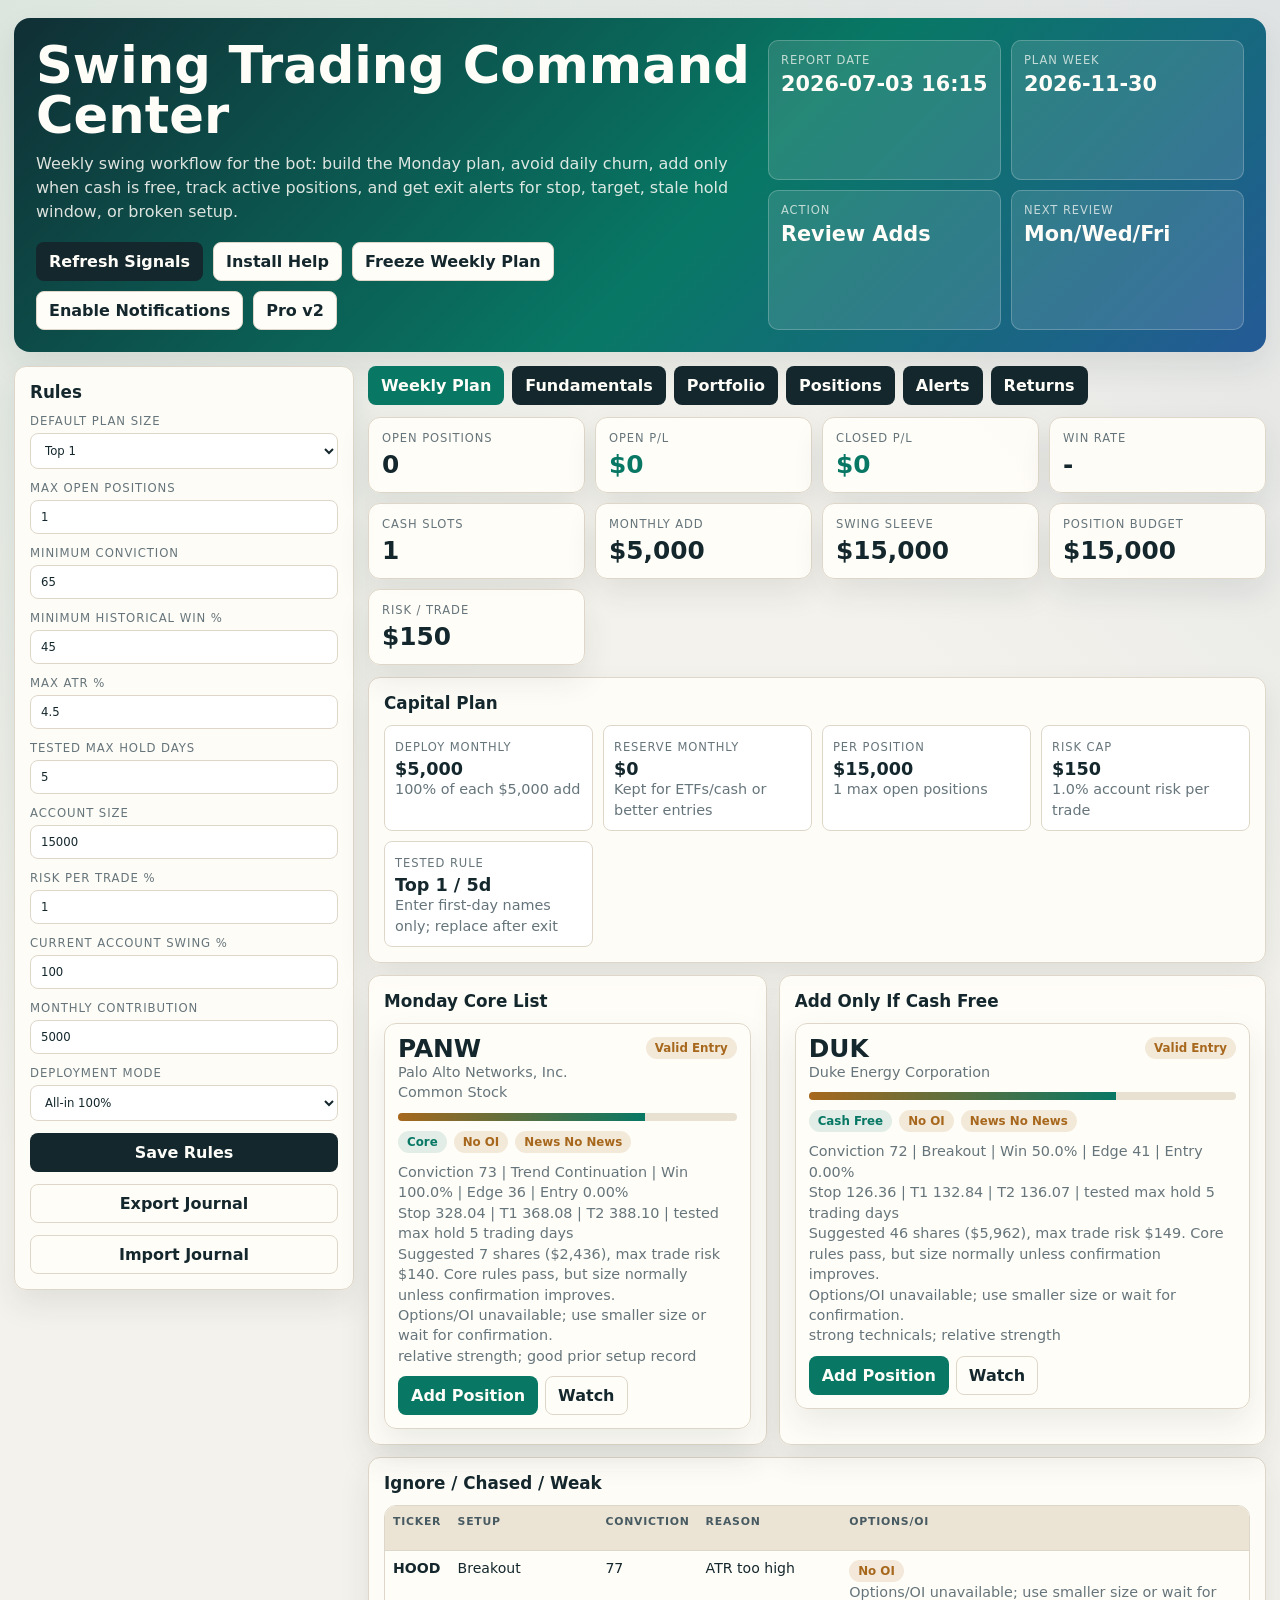
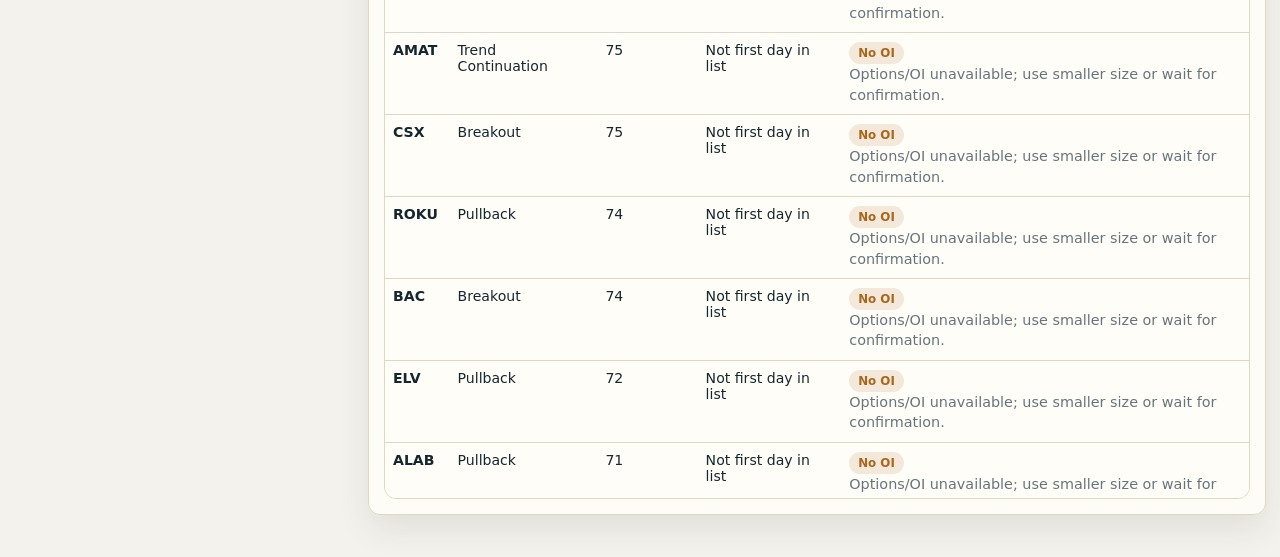
<file: swing-command-center.html>
<!doctype html>
<html lang="en">
<head>
  <meta charset="utf-8">
  <meta name="viewport" content="width=device-width, initial-scale=1">
  <meta name="theme-color" content="#087865">
  <meta name="apple-mobile-web-app-capable" content="yes">
  <meta name="apple-mobile-web-app-title" content="Swing Bot">
  <meta name="apple-mobile-web-app-status-bar-style" content="black-translucent">
  <link rel="manifest" href="swing-command-manifest.webmanifest">
  <link rel="apple-touch-icon" href="swing-command-icon-192.png">
  <link rel="stylesheet" href="portfolio-tracker.css">
  <title>Swing Trading Command Center</title>
  <style>
    :root {
      --bg: #f4f2ec;
      --panel: #fffdf8;
      --ink: #14272d;
      --muted: #66757b;
      --line: #ded7c9;
      --green: #087865;
      --blue: #245a96;
      --amber: #a7681d;
      --red: #a13d3d;
      --shadow: 0 14px 32px rgba(20, 39, 45, .09);
    }
    * { box-sizing: border-box; }
    body {
      margin: 0;
      color: var(--ink);
      font-family: Inter, ui-sans-serif, system-ui, -apple-system, BlinkMacSystemFont, "Segoe UI", sans-serif;
      background:
        linear-gradient(135deg, rgba(8,120,101,.10), transparent 34%),
        linear-gradient(225deg, rgba(36,90,150,.10), transparent 30%),
        var(--bg);
    }
    button, input, select {
      font: inherit;
    }
    button, .link-btn {
      border: 1px solid transparent;
      border-radius: 8px;
      min-height: 38px;
      padding: 9px 12px;
      background: var(--ink);
      color: #fffdf8;
      font-weight: 750;
      cursor: pointer;
      text-decoration: none;
      display: inline-flex;
      align-items: center;
      justify-content: center;
      gap: 6px;
    }
    button.secondary, .link-btn.secondary {
      background: #fffdf8;
      color: var(--ink);
      border-color: var(--line);
    }
    button.good { background: var(--green); }
    button.warn { background: var(--amber); }
    button.bad { background: var(--red); }
    .wrap { max-width: 1580px; margin: 0 auto; padding: 18px 14px 42px; }
    .hero {
      display: grid;
      grid-template-columns: minmax(0, 1.2fr) minmax(340px, .8fr);
      gap: 18px;
      padding: 22px;
      border-radius: 16px;
      color: #fffdf8;
      background: linear-gradient(135deg, #102f35, #087865 56%, #245a96);
      box-shadow: var(--shadow);
    }
    h1 { margin: 0; font-size: clamp(2rem, 4vw, 4rem); line-height: .98; letter-spacing: 0; }
    h2 { margin: 0 0 12px; font-size: 1.05rem; }
    h3 { margin: 0 0 8px; font-size: .95rem; }
    .hero p { max-width: 900px; margin: 12px 0 0; color: rgba(255,253,248,.86); line-height: 1.5; }
    .hero-actions { display: flex; gap: 10px; flex-wrap: wrap; margin-top: 18px; }
    .pulse { display: grid; grid-template-columns: repeat(2, minmax(0, 1fr)); gap: 10px; }
    .pulse div {
      border: 1px solid rgba(255,253,248,.22);
      background: rgba(255,253,248,.12);
      border-radius: 10px;
      padding: 12px;
    }
    .k { display:block; color: rgba(255,253,248,.72); text-transform: uppercase; letter-spacing: .08em; font-size: .72rem; }
    .v { display:block; font-size: 1.3rem; font-weight: 850; margin-top: 5px; }
    .layout {
      display: grid;
      grid-template-columns: 340px minmax(0, 1fr);
      gap: 14px;
      margin-top: 14px;
      align-items: start;
    }
    .panel, .metric, .card {
      background: rgba(255,253,248,.95);
      border: 1px solid var(--line);
      border-radius: 12px;
      box-shadow: var(--shadow);
    }
    .panel { padding: 15px; }
    .settings { display: grid; gap: 12px; }
    label { display: grid; gap: 5px; color: var(--muted); font-size: .73rem; text-transform: uppercase; letter-spacing: .08em; }
    input, select {
      width: 100%;
      border: 1px solid var(--line);
      border-radius: 8px;
      padding: 9px 10px;
      background: #fff;
      color: var(--ink);
    }
    .tabs { display: flex; gap: 8px; flex-wrap: wrap; margin-bottom: 12px; }
    .tab.active { background: var(--green); }
    .metrics { display: grid; grid-template-columns: repeat(4, minmax(0, 1fr)); gap: 10px; }
    .metric { padding: 13px; }
    .label { color: var(--muted); text-transform: uppercase; letter-spacing: .08em; font-size: .72rem; }
    .value { font-size: 1.55rem; font-weight: 850; margin-top: 5px; }
    .split { display: grid; grid-template-columns: minmax(0, .9fr) minmax(0, 1.1fr); gap: 12px; margin-top: 12px; }
    .cards { display: grid; gap: 10px; }
    .card { padding: 13px; }
    .ticker-line { display: flex; justify-content: space-between; gap: 10px; align-items: start; }
    .ticker { font-size: 1.55rem; font-weight: 900; line-height: 1; }
    .sub { color: var(--muted); line-height: 1.42; font-size: .9rem; }
    .tag {
      display: inline-flex;
      padding: 4px 9px;
      border-radius: 999px;
      background: rgba(8,120,101,.12);
      color: var(--green);
      font-size: .74rem;
      font-weight: 800;
      white-space: nowrap;
    }
    .tag.warn { background: rgba(167,104,29,.14); color: var(--amber); }
    .tag.bad { background: rgba(161,61,61,.12); color: var(--red); }
    .row-actions { display: flex; flex-wrap: wrap; gap: 7px; margin-top: 10px; }
    .scorebar { height: 8px; border-radius: 999px; background: #e8e1d2; overflow: hidden; margin: 10px 0; }
    .scorebar span { display:block; height:100%; background: linear-gradient(90deg, var(--amber), var(--green)); }
    .capital-grid { display: grid; grid-template-columns: repeat(4, minmax(0, 1fr)); gap: 10px; }
    .mini {
      border: 1px solid var(--line);
      border-radius: 8px;
      padding: 10px;
      background: #fff;
    }
    .mini strong { display: block; font-size: 1.1rem; margin-top: 4px; }
    .signal-line { display: flex; gap: 7px; flex-wrap: wrap; margin: 9px 0; }
    .tablewrap { overflow: auto; max-height: 66vh; border-radius: 12px; border: 1px solid var(--line); background: var(--panel); }
    table { width: 100%; min-width: 1100px; border-collapse: collapse; }
    th, td { padding: 9px 8px; border-bottom: 1px solid var(--line); text-align: left; vertical-align: top; font-size: .88rem; }
    th { position: sticky; top: 0; background: #ebe4d5; z-index: 1; color: #485a61; text-transform: uppercase; letter-spacing: .07em; font-size: .68rem; }
    .ok { color: var(--green); font-weight: 800; }
    .bad-text { color: var(--red); font-weight: 800; }
    .warn-text { color: var(--amber); font-weight: 800; }
    .hidden { display: none !important; }
    .layout.fundamentals-active { grid-template-columns: minmax(0, 1fr); }
    .fund-shell { display: grid; gap: 12px; }
    .fund-intro {
      display: grid;
      grid-template-columns: minmax(0, 1.4fr) minmax(260px, .6fr);
      gap: 16px;
      padding: 18px;
      border: 1px solid var(--line);
      border-radius: 12px;
      background: linear-gradient(135deg, rgba(8,120,101,.10), rgba(36,90,150,.08)), var(--panel);
      box-shadow: var(--shadow);
    }
    .fund-intro h2 { margin-bottom: 7px; font-size: 1.35rem; }
    .fund-intro p { margin: 0; max-width: 900px; }
    .fund-freshness {
      align-self: stretch;
      display: grid;
      align-content: center;
      gap: 5px;
      padding: 13px;
      border: 1px solid rgba(8,120,101,.22);
      border-radius: 10px;
      background: rgba(255,253,248,.78);
    }
    .fund-freshness strong { font-size: 1rem; }
    .fund-summary { display: grid; grid-template-columns: repeat(5, minmax(0, 1fr)); gap: 10px; }
    .fund-summary .metric { min-width: 0; }
    .fund-summary .value { font-size: 1.3rem; overflow-wrap: anywhere; }
    .fund-toolbar {
      display: grid;
      grid-template-columns: minmax(220px, 1fr) minmax(190px, .45fr);
      gap: 10px;
      align-items: end;
      margin-bottom: 12px;
    }
    .fund-rank-cards { display: grid; grid-template-columns: repeat(auto-fit, minmax(245px, 1fr)); gap: 10px; }
    button.fund-rank-card {
      min-height: 0;
      display: block;
      width: 100%;
      padding: 14px;
      text-align: left;
      color: var(--ink);
      background: #fff;
      border: 1px solid var(--line);
      border-radius: 10px;
      box-shadow: none;
      font-weight: 500;
    }
    button.fund-rank-card:hover, button.fund-rank-card:focus-visible { border-color: var(--green); outline: 2px solid rgba(8,120,101,.18); }
    button.fund-rank-card.selected { border-color: var(--green); background: rgba(8,120,101,.07); box-shadow: inset 0 0 0 1px rgba(8,120,101,.20); }
    .fund-card-top, .fund-detail-title, .fund-level-row, .fund-news-meta {
      display: flex;
      justify-content: space-between;
      gap: 10px;
      align-items: flex-start;
    }
    .fund-card-name { min-width: 0; }
    .fund-card-name strong { display: block; font-size: 1.12rem; }
    .fund-card-name span { display: block; margin-top: 3px; color: var(--muted); font-size: .79rem; white-space: normal; }
    .fund-score { font-size: 1.25rem; font-weight: 900; color: var(--green); white-space: nowrap; }
    .fund-score.unranked { color: var(--muted); font-size: .78rem; }
    .fund-card-meta { display: flex; flex-wrap: wrap; gap: 6px; margin: 11px 0 8px; }
    .fund-card-meta .tag { max-width: 100%; white-space: normal; overflow-wrap: anywhere; }
    .fund-tone {
      display: inline-flex;
      align-items: center;
      padding: 4px 8px;
      border-radius: 999px;
      font-size: .7rem;
      font-weight: 850;
      background: rgba(36,90,150,.10);
      color: var(--blue);
    }
    .fund-tone.positive { background: rgba(8,120,101,.12); color: var(--green); }
    .fund-tone.caution { background: rgba(167,104,29,.14); color: var(--amber); }
    .fund-tone.negative { background: rgba(161,61,61,.12); color: var(--red); }
    .fund-tone.neutral { background: rgba(36,90,150,.10); color: var(--blue); }
    .fund-mini-line { display: flex; justify-content: space-between; gap: 10px; color: var(--muted); font-size: .79rem; }
    .fund-mini-line span, .fund-level-row strong, .fund-news article { min-width: 0; overflow-wrap: anywhere; }
    .fund-detail { padding: 17px; }
    .fund-detail-title { margin-bottom: 14px; }
    .fund-detail-title h2 { margin: 5px 0 4px; font-size: 1.45rem; }
    .fund-price { text-align: right; white-space: nowrap; }
    .fund-price strong { display: block; font-size: 1.55rem; }
    .fund-score-grid { display: grid; grid-template-columns: repeat(4, minmax(0, 1fr)); gap: 9px; margin: 12px 0; }
    .fund-score-card, .fund-metric {
      padding: 11px;
      border: 1px solid var(--line);
      border-radius: 9px;
      background: #fff;
    }
    .fund-score-card strong, .fund-metric strong { display: block; margin-top: 5px; font-size: 1.05rem; }
    .fund-score-track { height: 6px; margin-top: 8px; overflow: hidden; border-radius: 999px; background: #e8e1d2; }
    .fund-score-track span { display: block; height: 100%; background: linear-gradient(90deg, var(--amber), var(--green)); }
    .fund-detail-grid { display: grid; grid-template-columns: minmax(0, 1fr) minmax(0, 1fr); gap: 11px; margin-top: 11px; }
    .fund-subpanel { padding: 14px; border: 1px solid var(--line); border-radius: 10px; background: rgba(255,255,255,.72); }
    .fund-levels { display: grid; gap: 9px; }
    .fund-level-row { padding-bottom: 8px; border-bottom: 1px solid var(--line); }
    .fund-level-row:last-child { padding-bottom: 0; border-bottom: 0; }
    .fund-level-row span { color: var(--muted); font-size: .82rem; }
    .fund-metrics { display: grid; grid-template-columns: repeat(4, minmax(0, 1fr)); gap: 8px; }
    .fund-metric .label { font-size: .66rem; }
    .fund-lists { display: grid; grid-template-columns: repeat(2, minmax(0, 1fr)); gap: 11px; }
    .fund-list { margin: 0; padding-left: 19px; color: var(--muted); line-height: 1.5; }
    .fund-list li + li { margin-top: 7px; }
    .fund-news { display: grid; grid-template-columns: repeat(2, minmax(0, 1fr)); gap: 8px; }
    .fund-news article { padding: 11px; border: 1px solid var(--line); border-radius: 8px; background: #fff; }
    .fund-news a { color: var(--ink); font-weight: 800; text-decoration: none; line-height: 1.38; }
    .fund-news a:hover { color: var(--green); text-decoration: underline; }
    .fund-news-meta { margin-top: 8px; color: var(--muted); font-size: .75rem; }
    .fund-links { display: flex; flex-wrap: wrap; gap: 7px; }
    .fund-links a { color: var(--blue); font-size: .8rem; font-weight: 750; }
    .fund-note {
      padding: 11px 13px;
      border-left: 4px solid var(--blue);
      border-radius: 8px;
      background: rgba(36,90,150,.08);
      color: var(--muted);
      line-height: 1.5;
      font-size: .84rem;
    }
    .fund-note.caution { border-left-color: var(--amber); background: rgba(167,104,29,.09); }
    .fund-empty { padding: 18px; color: var(--muted); text-align: center; }
    .alert-list { display: grid; gap: 8px; }
    .alert { border-left: 4px solid var(--blue); padding: 10px; background: #fff; border-radius: 8px; }
    .alert.bad { border-left-color: var(--red); }
    .alert.good { border-left-color: var(--green); }
    dialog {
      width: min(620px, calc(100vw - 24px));
      border: 1px solid var(--line);
      border-radius: 12px;
      box-shadow: 0 30px 70px rgba(0,0,0,.24);
      background: var(--panel);
      color: var(--ink);
    }
    dialog::backdrop { background: rgba(20,39,45,.38); }
    .form-grid { display:grid; grid-template-columns: repeat(2, minmax(0, 1fr)); gap: 10px; }
    @media (max-width: 1120px) {
      .hero, .layout, .split { grid-template-columns: 1fr; }
      .metrics { grid-template-columns: repeat(2, minmax(0, 1fr)); }
      .fund-summary { grid-template-columns: repeat(3, minmax(0, 1fr)); }
      .fund-metrics { grid-template-columns: repeat(3, minmax(0, 1fr)); }
    }
    @media (max-width: 820px) {
      .fund-intro, .fund-detail-grid, .fund-lists { grid-template-columns: 1fr; }
      .fund-score-grid, .fund-metrics { grid-template-columns: repeat(2, minmax(0, 1fr)); }
      .fund-news { grid-template-columns: 1fr; }
    }
    @media (max-width: 620px) {
      .pulse, .form-grid { grid-template-columns: 1fr; }
      .metrics { grid-template-columns: 1fr; }
      .wrap { padding: 10px; }
      .fund-summary, .fund-toolbar, .fund-score-grid, .fund-metrics { grid-template-columns: 1fr; }
      .fund-detail-title { display: grid; }
      .fund-price { text-align: left; }
    }
  </style>
</head>
<body>
  <div class="wrap">
    <section class="hero">
      <div>
        <h1>Swing Trading Command Center</h1>
        <p>Weekly swing workflow for the bot: build the Monday plan, avoid daily churn, add only when cash is free, track active positions, and get exit alerts for stop, target, stale hold window, or broken setup.</p>
        <div class="hero-actions">
          <button type="button" onclick="refreshReports()">Refresh Signals</button>
          <button class="secondary" id="installAppBtn" type="button" onclick="installApp()">Install App</button>
          <button class="secondary" type="button" onclick="freezeWeeklyPlan()">Freeze Weekly Plan</button>
          <button class="secondary" type="button" onclick="requestNotifications()">Enable Notifications</button>
          <a class="link-btn secondary" target="_blank" rel="noreferrer" href="https://swaroopsathuluri.github.io/-Swing-Bot/swingbot-pro-v2.html">Pro v2</a>
        </div>
      </div>
      <div class="pulse">
        <div><span class="k">Report Date</span><span class="v" id="reportDate">Loading</span></div>
        <div><span class="k">Plan Week</span><span class="v" id="weekLabel">-</span></div>
        <div><span class="k">Action</span><span class="v" id="actionLabel">Review</span></div>
        <div><span class="k">Next Review</span><span class="v" id="nextReview">Monday</span></div>
      </div>
    </section>

    <div class="layout" id="appLayout">
      <aside class="panel" id="rulesPanel">
        <h2>Rules</h2>
        <div class="settings">
          <label>Default Plan Size
            <select id="planSize">
              <option value="1">Top 1</option>
              <option value="2">Top 2</option>
              <option value="3">Top 3</option>
            </select>
          </label>
          <label>Max Open Positions
            <input id="maxOpen" type="number" min="1" max="10" value="1">
          </label>
          <label>Minimum Conviction
            <input id="minConviction" type="number" min="45" max="95" value="65">
          </label>
          <label>Minimum Historical Win %
            <input id="minWin" type="number" min="0" max="100" value="45">
          </label>
          <label>Max ATR %
            <input id="maxAtr" type="number" min="1" max="15" step=".5" value="4.5">
          </label>
          <label>Tested Max Hold Days
            <input id="testedMaxHold" type="number" min="2" max="30" step="1" value="5">
          </label>
          <label>Account Size
            <input id="accountSize" type="number" min="0" step="100" value="15000">
          </label>
          <label>Risk Per Trade %
            <input id="riskPct" type="number" min=".1" max="5" step=".1" value="1">
          </label>
          <label>Current Account Swing %
            <input id="swingCapitalPct" type="number" min="1" max="100" step="1" value="100">
          </label>
          <label>Monthly Contribution
            <input id="monthlyContribution" type="number" min="0" step="100" value="5000">
          </label>
          <label>Deployment Mode
            <select id="deployPct">
              <option value="100" selected>All-in 100%</option>
              <option value="80">Aggressive 80%</option>
              <option value="60">Balanced 60%</option>
            </select>
          </label>
          <button type="button" onclick="saveSettings()">Save Rules</button>
          <button class="secondary" type="button" onclick="exportJournal()">Export Journal</button>
          <button class="secondary" type="button" onclick="importJournalPrompt()">Import Journal</button>
        </div>
      </aside>

      <main>
        <div class="tabs">
          <button class="tab active" type="button" data-view="plan" aria-pressed="true">Weekly Plan</button>
          <button class="tab" type="button" data-view="fundamentals" aria-pressed="false">Fundamentals</button>
          <button class="tab" type="button" data-view="portfolio" aria-pressed="false">Portfolio</button>
          <button class="tab" type="button" data-view="positions" aria-pressed="false">Positions</button>
          <button class="tab" type="button" data-view="alerts" aria-pressed="false">Alerts</button>
          <button class="tab" type="button" data-view="journal" aria-pressed="false">Returns</button>
        </div>

        <section class="metrics" id="portfolioMetrics">
          <article class="metric"><div class="label">Open Positions</div><div class="value" id="openCount">0</div></article>
          <article class="metric"><div class="label">Open P/L</div><div class="value" id="openPnl">$0</div></article>
          <article class="metric"><div class="label">Closed P/L</div><div class="value" id="closedPnl">$0</div></article>
          <article class="metric"><div class="label">Win Rate</div><div class="value" id="winRate">-</div></article>
          <article class="metric"><div class="label">Cash Slots</div><div class="value" id="cashSlots">0</div></article>
          <article class="metric"><div class="label">Monthly Add</div><div class="value" id="monthlyAdd">$0</div></article>
          <article class="metric"><div class="label">Swing Sleeve</div><div class="value" id="swingSleeve">$0</div></article>
          <article class="metric"><div class="label">Position Budget</div><div class="value" id="positionBudget">$0</div></article>
          <article class="metric"><div class="label">Risk / Trade</div><div class="value" id="riskBudget">$0</div></article>
        </section>

        <section id="view-plan" class="view">
          <section class="panel" style="margin-top:12px">
            <h2>Capital Plan</h2>
            <div class="capital-grid" id="capitalPlan"></div>
          </section>
          <div class="split">
            <div class="panel">
              <h2>Monday Core List</h2>
              <div class="cards" id="weeklyPlan"></div>
            </div>
            <div class="panel">
              <h2>Add Only If Cash Free</h2>
              <div class="cards" id="newCandidates"></div>
            </div>
          </div>
          <section class="panel" style="margin-top:12px">
            <h2>Ignore / Chased / Weak</h2>
            <div class="tablewrap">
              <table>
                <thead><tr><th>Ticker</th><th>Setup</th><th>Conviction</th><th>Reason</th><th>Options/OI</th><th>Since Entry</th><th>ATR</th></tr></thead>
                <tbody id="ignoreRows"></tbody>
              </table>
            </div>
          </section>
        </section>

        <section id="view-fundamentals" class="view hidden">
          <div id="fundamentalsRoot" class="fund-shell">
            <section class="panel"><div class="fund-empty" role="status">Loading fundamental research...</div></section>
          </div>
        </section>

        <section id="view-portfolio" class="view hidden">
          <div id="longTermPortfolioRoot">
            <section class="panel"><div class="fund-empty" role="status">Loading long-term portfolio…</div></section>
          </div>
        </section>

        <section id="view-positions" class="view hidden">
          <section class="panel">
            <h2>Open Position Tracker</h2>
            <div class="tablewrap">
              <table>
                <thead><tr><th>Ticker</th><th>Status</th><th>Exit Plan</th><th>Entry</th><th>Current</th><th>Shares</th><th>P/L</th><th>Stop</th><th>T1</th><th>T2</th><th>Hold</th><th>Actions</th></tr></thead>
                <tbody id="positionRows"></tbody>
              </table>
            </div>
          </section>
        </section>

        <section id="view-alerts" class="view hidden">
          <section class="panel">
            <h2>Action Alerts</h2>
            <div class="alert-list" id="alerts"></div>
          </section>
        </section>

        <section id="view-journal" class="view hidden">
          <section class="panel">
            <h2>Closed Trade Journal</h2>
            <div class="tablewrap">
              <table>
                <thead><tr><th>Ticker</th><th>Entry Date</th><th>Exit Date</th><th>Entry</th><th>Exit</th><th>Shares</th><th>P/L</th><th>Return</th><th>Reason</th></tr></thead>
                <tbody id="journalRows"></tbody>
              </table>
            </div>
          </section>
        </section>
      </main>
    </div>
  </div>

  <dialog id="positionDialog">
    <form method="dialog" onsubmit="savePositionFromDialog(event)">
      <h2 id="dialogTitle">Add Position</h2>
      <div class="form-grid">
        <label>Ticker <input id="formTicker" required></label>
        <label>Entry Date <input id="formEntryDate" type="date" required></label>
        <label>Entry Price <input id="formEntry" type="number" min=".01" step=".01" required></label>
        <label>Shares <input id="formShares" type="number" min=".0001" step=".0001" required></label>
        <label>Stop <input id="formStop" type="number" min=".01" step=".01"></label>
        <label>Target 1 <input id="formT1" type="number" min=".01" step=".01"></label>
        <label>Target 2 <input id="formT2" type="number" min=".01" step=".01"></label>
        <label>Max Hold Date <input id="formMaxHold" type="date"></label>
      </div>
      <input id="formSource" type="hidden">
      <div class="row-actions">
        <button class="good" type="submit">Save Position</button>
        <button class="secondary" type="button" onclick="document.getElementById('positionDialog').close()">Cancel</button>
      </div>
    </form>
  </dialog>

  <dialog id="closeDialog">
    <form method="dialog" onsubmit="closePositionFromDialog(event)">
      <h2>Close Position</h2>
      <div class="form-grid">
        <label>Ticker <input id="closeTicker" readonly></label>
        <label>Exit Date <input id="closeDate" type="date" required></label>
        <label>Exit Price <input id="closePrice" type="number" min=".01" step=".01" required></label>
        <label>Reason
          <select id="closeReason">
            <option>Target 1</option>
            <option>Target 2</option>
            <option>Stop</option>
            <option>Hold Window Expired</option>
            <option>Manual Risk Cut</option>
            <option>Setup Broken</option>
            <option>Options/OI Turned Bearish</option>
          </select>
        </label>
      </div>
      <div class="row-actions">
        <button class="bad" type="submit">Close Trade</button>
        <button class="secondary" type="button" onclick="document.getElementById('closeDialog').close()">Cancel</button>
      </div>
    </form>
  </dialog>

  <dialog id="longTermTransactionDialog">
    <form id="longTermTransactionForm" method="dialog">
      <h2 id="ltDialogTitle">Add contribution</h2>
      <div class="form-grid">
        <label>Transaction type
          <select id="ltFormKind">
            <option value="buy">Investment buy</option>
            <option value="cash-add">Add free cash</option>
            <option value="cash-use">Withdraw free cash</option>
          </select>
        </label>
        <label data-lt-buy-field>Asset
          <select id="ltFormTicker">
            <option value="QQQM">QQQM</option>
            <option value="XMMO">XMMO</option>
            <option value="SCHA">SCHA</option>
            <option value="GOOGL">GOOGL</option>
            <option value="AMZN">AMZN</option>
          </select>
        </label>
        <label data-lt-buy-field>Funding source
          <select id="ltFormFunding">
            <option value="contribution">New contribution</option>
            <option value="cash">Existing free cash</option>
          </select>
        </label>
        <label>Date <input id="ltFormDate" type="date" required></label>
        <label id="ltAmountLabel">Amount invested <input id="ltFormAmount" type="number" min=".01" step=".01" inputmode="decimal" required></label>
        <label data-lt-buy-field>Actual shares <input id="ltFormShares" type="number" min=".000001" step=".000001" inputmode="decimal" placeholder="Optional"></label>
        <label data-lt-buy-field>Average broker fill <input id="ltFormFill" type="number" min=".0001" step=".0001" inputmode="decimal" placeholder="Optional"></label>
        <label class="lt-form-wide">Note <input id="ltFormNote" maxlength="500" placeholder="Monthly contribution, broker, or reminder"></label>
      </div>
      <input id="ltFormId" type="hidden">
      <div class="lt-dialog-note" id="ltFillHint">Enter either shares or the average broker fill price to unlock valuation and P/L.</div>
      <div class="row-actions">
        <button class="good" type="submit">Save contribution</button>
        <button class="secondary" type="button" onclick="document.getElementById('longTermTransactionDialog').close()">Cancel</button>
      </div>
    </form>
  </dialog>

  <script src="portfolio-tracker.js"></script>
  <script>
    const REPORT_URL = "https://swaroopsathuluri.github.io/-Swing-Bot/stocks-edge.html?v=";
    const ENRICH_URL = "https://swaroopsathuluri.github.io/-Swing-Bot/swingbot-pro-v2-data.json?v=";
    const FUNDAMENTALS_LOCAL_URL = "fundamentals-data.json?v=";
    const FUNDAMENTALS_PUBLIC_URL = "https://swaroopsathuluri.github.io/-Swing-Bot/fundamentals-data.json?v=";
    let deferredInstallPrompt = null;
    const STORAGE = {
      settings: "swingCommandSettings.v1",
      positions: "swingCommandPositions.v1",
      journal: "swingCommandJournal.v1",
      plans: "swingCommandWeeklyPlans.v1",
      alerts: "swingCommandAlerts.v1"
    };
    const state = {
      rows: [],
      enrichment: { items: {} },
      candidates: [],
      reportUpdated: "-",
      activeView: "plan",
      fundamentals: null,
      fundamentalsError: "",
      fundamentalTicker: "",
      fundamentalQuery: "",
      fundamentalSort: "overall",
      settings: loadJson(STORAGE.settings, {
        planSize: 1,
        maxOpen: 1,
        minConviction: 65,
        minWin: 45,
        maxAtr: 4.5,
        testedMaxHold: 5,
        accountSize: 15000,
        riskPct: 1,
        swingCapitalPct: 100,
        monthlyContribution: 5000,
        deployPct: 100
      }),
      positions: loadJson(STORAGE.positions, []),
      journal: loadJson(STORAGE.journal, []),
      plans: loadJson(STORAGE.plans, {}),
      alerts: loadJson(STORAGE.alerts, [])
    };
    if (state.settings.testedMaxHold == null) {
      state.settings = {
        ...state.settings,
        planSize: 1,
        maxOpen: 1,
        maxAtr: 4.5,
        testedMaxHold: 5
      };
      saveJson(STORAGE.settings, state.settings);
    }
    const requestedView = window.location.hash.slice(1);
    if (["plan", "fundamentals", "portfolio", "positions", "alerts", "journal"].includes(requestedView)) state.activeView = requestedView;

    function loadJson(key, fallback) {
      try { return JSON.parse(localStorage.getItem(key)) ?? fallback; } catch (_) { return fallback; }
    }
    function saveJson(key, value) { localStorage.setItem(key, JSON.stringify(value)); }
    function money(value) { return Number(value || 0).toLocaleString(undefined, { style:"currency", currency:"USD", maximumFractionDigits: 0 }); }
    function fmt(value, digits = 2) { return Number(value || 0).toFixed(digits); }
    function escapeHtml(value) {
      return String(value ?? "").replace(/[&<>"']/g, char => ({
        "&": "&amp;", "<": "&lt;", ">": "&gt;", '"': "&quot;", "'": "&#39;"
      })[char]);
    }
    function safeFundUrl(value) {
      if (!value) return "";
      try {
        const url = new URL(String(value), window.location.href);
        return ["http:", "https:"].includes(url.protocol) ? url.href : "";
      } catch (_) { return ""; }
    }
    function fundFinite(value) {
      return value !== null && value !== undefined && value !== "" && Number.isFinite(Number(value));
    }
    function fundNumber(value, digits = 2) {
      return fundFinite(value) ? Number(value).toLocaleString(undefined, { minimumFractionDigits: digits, maximumFractionDigits: digits }) : "N/A";
    }
    function fundPrice(value) {
      return fundFinite(value) ? Number(value).toLocaleString(undefined, { style: "currency", currency: "USD", minimumFractionDigits: 2, maximumFractionDigits: 2 }) : "N/A";
    }
    function fundMoney(value) {
      if (!fundFinite(value)) return "N/A";
      const amount = Number(value);
      return amount.toLocaleString(undefined, { style: "currency", currency: "USD", notation: Math.abs(amount) >= 1e6 ? "compact" : "standard", maximumFractionDigits: 2 });
    }
    function fundPct(value, signed = false) {
      if (!fundFinite(value)) return "N/A";
      const number = Number(value);
      const sign = signed && number > 0 ? "+" : "";
      return `${sign}${number.toLocaleString(undefined, { minimumFractionDigits: 1, maximumFractionDigits: 1 })}%`;
    }
    function fundMultiple(value) { return fundFinite(value) ? `${fundNumber(value, 2)}x` : "N/A"; }
    function fundScore(value) { return fundFinite(value) ? Math.round(Number(value)).toString() : "N/A"; }
    function fundDate(value, includeTime = false) {
      if (!value) return "N/A";
      const parsed = new Date(value);
      if (Number.isNaN(parsed.getTime())) return escapeHtml(value);
      return parsed.toLocaleString(undefined, includeTime
        ? { year: "numeric", month: "short", day: "numeric", hour: "numeric", minute: "2-digit" }
        : { year: "numeric", month: "short", day: "numeric" });
    }
    function fundTone(value) {
      const tone = String(value || "neutral").toLowerCase();
      return ["positive", "caution", "neutral", "negative"].includes(tone) ? tone : "neutral";
    }
    function fundTextList(value) {
      if (Array.isArray(value)) return value.filter(item => item !== null && item !== undefined && item !== "").map(String);
      if (value === null || value === undefined || value === "") return [];
      if (typeof value === "object") return Object.entries(value).map(([key, item]) => `${key.replaceAll("_", " ")}: ${typeof item === "object" ? JSON.stringify(item) : item}`);
      return [String(value)];
    }
    function todayIso() { return new Date().toISOString().slice(0, 10); }
    function weekKey(date = new Date()) {
      const d = new Date(Date.UTC(date.getFullYear(), date.getMonth(), date.getDate()));
      const day = d.getUTCDay() || 7;
      d.setUTCDate(d.getUTCDate() + 1 - day);
      return d.toISOString().slice(0, 10);
    }
    function addDaysIso(iso, days) {
      const d = new Date(`${iso}T12:00:00`);
      d.setDate(d.getDate() + days);
      return d.toISOString().slice(0, 10);
    }
    function maxHoldDays(text) {
      const match = String(text || "").match(/(\d+)-(\d+)/);
      return match ? Number(match[2]) : 10;
    }
    function tradingHoldDate(entryDate, holdWindow) {
      const tested = Number(state.settings.testedMaxHold || 0);
      const holdDays = tested > 0 ? tested : maxHoldDays(holdWindow);
      return addDaysIso(entryDate, Math.ceil(holdDays * 1.45));
    }
    function extractRows(html) {
      const match = html.match(/const rows = (\[.*?\]);\n\s*const state/s);
      if (!match) throw new Error("Could not find report rows.");
      return JSON.parse(match[1]);
    }
    function extractUpdated(html) {
      const match = html.match(/Last Updated: ([^<]+)/);
      return match ? match[1] : "unknown";
    }
    function componentScores(row, extra) {
      const technical = clamp((Number(row.score || 0) / 115) * 100, 0, 100);
      const rs = clamp(50 + Number(row.rsVsSpy20d || 0) * 2, 0, 100);
      const confidence = row.setupConfidence == null ? 45 : Number(row.setupConfidence);
      const sampleBonus = clamp(Number(row.similarSetups || 0) * 5, 0, 20);
      const history = clamp(confidence * .8 + sampleBonus, 0, 100);
      const news = extra.news?.available ? clamp(50 + Number(extra.news.score || 0) * 5, 0, 100) : 50;
      const options = extra.options?.available ? clamp(50 + Number(extra.options.score || 0) * 5, 0, 100) : 50;
      const quality = extra.quality?.available ? clamp(50 + Number(extra.quality.score || 0) * 5, 0, 100) : 50;
      let risk = 100;
      if (Number(row.atrPct || 0) > 6) risk -= 28;
      if (Number(row.entryChangePct || 0) > 2) risk -= 24;
      if (Number(row.entryChangePct || 0) < -3) risk -= 24;
      if (Number(row.rsi14 || 0) > 72) risk -= 18;
      if (Number(row.daysInList || 1) > 5) risk -= 12;
      return { technical, rs, history, news, options, quality, risk: clamp(risk, 0, 100) };
    }
    function clamp(value, min, max) { return Math.max(min, Math.min(max, value)); }
    function conviction(row) {
      const extra = state.enrichment.items?.[row.ticker] || {};
      const c = componentScores(row, extra);
      const value = Math.round(c.technical*.28 + c.rs*.18 + c.history*.18 + c.news*.12 + c.options*.14 + c.quality*.06 + c.risk*.04);
      const reasons = [];
      if (row.score >= 90) reasons.push("strong technicals");
      if (row.rsVsSpy20d >= 7) reasons.push("relative strength");
      if (row.setupConfidence != null && row.setupConfidence >= 60) reasons.push("good prior setup record");
      if (extra.news?.label === "Positive") reasons.push("positive news tone");
      if (extra.options?.label === "Bullish") reasons.push("bullish options/OI");
      if (row.entryChangePct > 2) reasons.push("chase risk");
      if (row.entryChangePct < -3) reasons.push("broken pullback risk");
      if (row.atrPct > 6) reasons.push("high ATR");
      return { value, reasons, extra, components: c };
    }
    function enriched(row) {
      return state.enrichment.items?.[row.ticker] || {};
    }
    function ratioLabel(value) {
      return Number.isFinite(Number(value)) ? fmt(value, 2) : "N/A";
    }
    function optionsGrade(row) {
      const options = enriched(row).options || {};
      if (!options.available) {
        return { label: "No OI", cls: "warn", score: 0, reason: "Options/OI unavailable; use smaller size or wait for confirmation." };
      }
      const score = Number(options.score || 0);
      const callPutOi = Number(options.callPutOi || 0);
      const callPutVolume = Number(options.callPutVolume || 0);
      const bullish = score >= 2 || callPutOi >= 1.25 || callPutVolume >= 1.25;
      const bearish = score <= -2 || (callPutOi > 0 && callPutOi < .8) || (callPutVolume > 0 && callPutVolume < .8);
      if (bullish && !bearish) {
        return { label: "Strong OI", cls: "", score, reason: `Calls lead puts: OI ${ratioLabel(callPutOi)}, volume ${ratioLabel(callPutVolume)}.` };
      }
      if (bearish && !bullish) {
        return { label: "Bearish OI", cls: "bad", score, reason: `Options flow disagrees: OI ${ratioLabel(callPutOi)}, volume ${ratioLabel(callPutVolume)}.` };
      }
      return { label: "Mixed OI", cls: "warn", score, reason: `Options signal is mixed: OI ${ratioLabel(callPutOi)}, volume ${ratioLabel(callPutVolume)}.` };
    }
    function newsGrade(row) {
      const news = enriched(row).news || {};
      return news.available ? (news.label || "Neutral") : "No News";
    }
    function entryDecision(row) {
      const opt = optionsGrade(row);
      const news = newsGrade(row);
      if (!row.goodForSwing || row.setup === "Avoid") return { label: "Avoid", cls: "bad", reason: "Not a valid swing setup." };
      if (row.entryChangePct > 2) return { label: "Do Not Chase", cls: "bad", reason: "Already extended from list entry." };
      if (row.entryChangePct < -3) return { label: "Broken Setup", cls: "bad", reason: "The move has already failed from entry." };
      if (row.atrPct > state.settings.maxAtr) return { label: "Too Volatile", cls: "warn", reason: "ATR is above the rule limit." };
      if (news === "Negative") return { label: "News Risk", cls: "bad", reason: "News tone is negative." };
      if (opt.label === "Bearish OI") return { label: "Wait", cls: "bad", reason: opt.reason };
      if (row.conviction >= 75 && row.passCore && opt.label === "Strong OI") return { label: "Best Entry", cls: "", reason: "Technical, history, risk, and options/OI are aligned." };
      if (row.passCore) return { label: "Valid Entry", cls: "warn", reason: "Core rules pass, but size normally unless confirmation improves." };
      return { label: "Watch Only", cls: "warn", reason: "One or more filters failed." };
    }
    function capitalPlan() {
      const account = Number(state.settings.accountSize || 0);
      const monthly = Number(state.settings.monthlyContribution || 0);
      const swingPct = Number(state.settings.swingCapitalPct || 100);
      const deployPct = Number(state.settings.deployPct || 100);
      const maxOpen = Math.max(1, Number(state.settings.maxOpen || 1));
      const swingSleeve = account * swingPct / 100;
      const reserve = Math.max(0, account - swingSleeve);
      const perSlot = swingSleeve / maxOpen;
      const monthlySwing = monthly * deployPct / 100;
      const monthlyReserve = Math.max(0, monthly - monthlySwing);
      const riskDollars = account * Number(state.settings.riskPct || 0) / 100;
      return { account, monthly, deployPct, maxOpen, swingSleeve, reserve, perSlot, monthlySwing, monthlyReserve, riskDollars };
    }
    function settingsFromInputs() {
      return {
        planSize: Number(document.getElementById("planSize").value),
        maxOpen: Number(document.getElementById("maxOpen").value),
        minConviction: Number(document.getElementById("minConviction").value),
        minWin: Number(document.getElementById("minWin").value),
        maxAtr: Number(document.getElementById("maxAtr").value),
        testedMaxHold: Number(document.getElementById("testedMaxHold").value),
        accountSize: Number(document.getElementById("accountSize").value),
        riskPct: Number(document.getElementById("riskPct").value),
        swingCapitalPct: Number(document.getElementById("swingCapitalPct").value),
        monthlyContribution: Number(document.getElementById("monthlyContribution").value),
        deployPct: Number(document.getElementById("deployPct").value)
      };
    }
    function applySettingsToInputs() {
      for (const [key, value] of Object.entries(state.settings)) {
        const el = document.getElementById(key);
        if (el) el.value = value;
      }
    }
    function saveSettings() {
      state.settings = settingsFromInputs();
      saveJson(STORAGE.settings, state.settings);
      buildCandidates();
      renderAll();
    }
    async function fetchFundamentals(stamp) {
      const candidates = [FUNDAMENTALS_LOCAL_URL + stamp, FUNDAMENTALS_PUBLIC_URL + stamp];
      const attempted = new Set();
      const failures = [];
      for (const candidate of candidates) {
        let resolved = candidate;
        try { resolved = new URL(candidate, window.location.href).href; } catch (_) {}
        if (attempted.has(resolved)) continue;
        attempted.add(resolved);
        try {
          const response = await fetch(candidate, { cache: "no-store" });
          if (!response.ok) throw new Error(`HTTP ${response.status}`);
          const payload = await response.json();
          if (!payload || typeof payload !== "object" || Array.isArray(payload)) throw new Error("invalid feed shape");
          return payload;
        } catch (error) {
          failures.push(error?.message || "unavailable");
        }
      }
      throw new Error(`Fundamental research is unavailable (${failures.join("; ") || "no feed"}).`);
    }
    function mergeFundamentalItem(rankRow, detailRow) {
      const rank = rankRow && typeof rankRow === "object" ? rankRow : {};
      const detail = detailRow && typeof detailRow === "object" ? detailRow : {};
      return {
        ...rank,
        ...detail,
        scores: { ...(rank.scores || {}), ...(detail.scores || {}) },
        technical: {
          ...(rank.technical || {}),
          ...(detail.technical || {}),
          preferred_band: { ...(rank.technical?.preferred_band || {}), ...(detail.technical?.preferred_band || {}) },
          deeper_band: { ...(rank.technical?.deeper_band || {}), ...(detail.technical?.deeper_band || {}) }
        },
        metrics: { ...(rank.metrics || {}), ...(detail.metrics || {}) },
        freshness: { ...(rank.freshness || {}), ...(detail.freshness || {}) }
      };
    }
    function fundamentalItems() {
      const payload = state.fundamentals;
      if (!payload || typeof payload !== "object") return [];
      const itemMap = payload.items && typeof payload.items === "object" && !Array.isArray(payload.items) ? payload.items : {};
      const byTicker = new Map(Object.entries(itemMap).map(([key, item]) => [String(key).trim().toUpperCase(), item]));
      const rows = Array.isArray(payload.rankings) ? payload.rankings : [];
      const output = [];
      const seen = new Set();
      rows.forEach(row => {
        const ticker = String(row?.ticker || "").trim().toUpperCase();
        if (!ticker || seen.has(ticker)) return;
        const merged = mergeFundamentalItem(row, byTicker.get(ticker));
        output.push({ ...merged, ticker });
        seen.add(ticker);
      });
      byTicker.forEach((item, ticker) => {
        if (!ticker || seen.has(ticker)) return;
        output.push({ ...mergeFundamentalItem({}, item), ticker: String(item?.ticker || ticker).trim().toUpperCase() });
        seen.add(ticker);
      });
      return output;
    }
    function filteredFundamentalItems() {
      const query = state.fundamentalQuery.trim().toLowerCase();
      const scoreKey = ({ business: "business", valuation: "valuation", technical: "technical", completeness: "data_completeness" })[state.fundamentalSort] || "overall";
      return fundamentalItems()
        .filter(item => !query || [item.ticker, item.name, item.sector].some(value => String(value || "").toLowerCase().includes(query)))
        .sort((a, b) => {
          const aRanked = fundFinite(a.scores?.overall);
          const bRanked = fundFinite(b.scores?.overall);
          if (aRanked !== bRanked) return aRanked ? -1 : 1;
          if (state.fundamentalSort === "name") return String(a.name || a.ticker).localeCompare(String(b.name || b.ticker));
          const aValue = fundFinite(a.scores?.[scoreKey]) ? Number(a.scores[scoreKey]) : -Infinity;
          const bValue = fundFinite(b.scores?.[scoreKey]) ? Number(b.scores[scoreKey]) : -Infinity;
          return bValue - aValue || String(a.ticker).localeCompare(String(b.ticker));
        });
    }
    function computedFundamentalSummary(items = fundamentalItems()) {
      const source = state.fundamentals?.summary || {};
      const actions = items.map(item => String(item.action || "").toUpperCase());
      const top = items.filter(item => fundFinite(item.scores?.overall)).sort((a, b) => Number(b.scores.overall) - Number(a.scores.overall))[0];
      return {
        tracked: fundFinite(source.tracked) ? Number(source.tracked) : items.length,
        ranked: fundFinite(source.ranked) ? Number(source.ranked) : items.filter(item => fundFinite(item.scores?.overall)).length,
        actionable: fundFinite(source.actionable) ? Number(source.actionable) : actions.filter(action => ["ATTRACTIVE NOW", "START SMALL"].includes(action)).length,
        watch: fundFinite(source.watch) ? Number(source.watch) : actions.filter(action => action.startsWith("WATCH")).length,
        unavailable: fundFinite(source.unavailable) ? Number(source.unavailable) : items.filter(item => !fundFinite(item.scores?.overall)).length,
        topTicker: source.top_ticker || top?.ticker || "N/A",
        topScore: fundFinite(source.top_score) ? Number(source.top_score) : top?.scores?.overall
      };
    }
    async function refreshReports() {
      document.getElementById("actionLabel").textContent = "Loading";
      const stamp = Date.now();
      const [reportResult, enrichResult, fundamentalsResult, portfolioMarketResult] = await Promise.allSettled([
        fetch(REPORT_URL + stamp, { cache: "no-store" }),
        fetch(ENRICH_URL + stamp, { cache: "no-store" }),
        fetchFundamentals(stamp),
        SwingLongTermPortfolio.fetchMarket(stamp)
      ]);
      if (fundamentalsResult.status === "fulfilled") {
        state.fundamentals = fundamentalsResult.value;
        state.fundamentalsError = "";
        const available = fundamentalItems();
        if (!available.some(item => item.ticker === state.fundamentalTicker)) state.fundamentalTicker = available[0]?.ticker || "";
      } else {
        state.fundamentalsError = fundamentalsResult.reason?.message || "Fundamental research is unavailable.";
      }
      if (portfolioMarketResult.status === "rejected") {
        console.warn(portfolioMarketResult.reason?.message || "Portfolio price feed is unavailable.");
      }
      if (reportResult.status === "rejected") throw reportResult.reason;
      const reportResp = reportResult.value;
      if (!reportResp.ok) throw new Error(`Report fetch failed: ${reportResp.status}`);
      const html = await reportResp.text();
      state.rows = extractRows(html);
      state.reportUpdated = extractUpdated(html);
      if (enrichResult.status === "fulfilled" && enrichResult.value.ok) {
        try { state.enrichment = await enrichResult.value.json(); } catch (_) {}
      }
      buildCandidates();
      createAlerts();
      render();
    }
    function passesCore(row) {
      const s = state.settings;
      const opt = optionsGrade(row);
      const news = newsGrade(row);
      if (!row.goodForSwing || row.setup === "Avoid") return false;
      if (row.conviction < s.minConviction) return false;
      if (row.atrPct > s.maxAtr) return false;
      if (row.setupConfidence == null) return false;
      if (row.setupConfidence < s.minWin) return false;
      if (row.daysInList !== 1) return false;
      if (row.entryChangePct < -3 || row.entryChangePct > 2) return false;
      if (news === "Negative" || opt.label === "Bearish OI") return false;
      return true;
    }
    function buildCandidates() {
      state.settings = settingsFromInputs();
      state.candidates = state.rows
        .filter(row => row.goodForSwing && row.setup !== "Avoid")
        .map(row => {
          const pro = conviction(row);
          return {
            ...row,
            conviction: pro.value,
            reasons: pro.reasons,
            newsLabel: pro.extra.news?.label || "Neutral",
            optionsLabel: pro.extra.options?.label || "Mixed",
            optionGrade: optionsGrade(row),
            passCore: false
          };
        })
        .map(row => ({ ...row, passCore: passesCore(row) }))
        .sort((a, b) => b.conviction - a.conviction || (b.edgeScore || 0) - (a.edgeScore || 0) || b.rsVsSpy20d - a.rsVsSpy20d);
    }
    function freezeWeeklyPlan() {
      const key = weekKey();
      const picks = state.candidates.filter(c => c.passCore).slice(0, state.settings.planSize);
      state.plans[key] = {
        createdAt: new Date().toISOString(),
        reportUpdated: state.reportUpdated,
        tickers: picks.map(p => p.ticker)
      };
      saveJson(STORAGE.plans, state.plans);
      addAlert("good", "Weekly plan frozen", `${picks.map(p => p.ticker).join(", ") || "No qualifying trades"}`);
      render();
    }
    function weeklyPlanRows() {
      const key = weekKey();
      const saved = state.plans[key];
      if (saved?.tickers?.length) {
        return saved.tickers.map(ticker => state.candidates.find(c => c.ticker === ticker)).filter(Boolean);
      }
      return state.candidates.filter(c => c.passCore).slice(0, state.settings.planSize);
    }
    function openTickers() { return new Set(state.positions.filter(p => p.status === "open").map(p => p.ticker)); }
    function cashSlots() { return Math.max(0, state.settings.maxOpen - openTickers().size); }
    function candidateCard(row, mode) {
      const size = suggestedShares(row);
      const entry = entryDecision(row);
      const opt = optionsGrade(row);
      const dollars = size.shares * Number(row.close || 0);
      return `<article class="card">
        <div class="ticker-line"><div><div class="ticker">${row.ticker}</div><div class="sub">${row.name || ""}</div></div><span class="tag ${entry.cls}">${entry.label}</span></div>
        <div class="scorebar"><span style="width:${row.conviction}%"></span></div>
        <div class="signal-line"><span class="tag ${row.passCore ? "" : "warn"}">${mode}</span><span class="tag ${opt.cls}">${opt.label}</span><span class="tag ${newsGrade(row) === "Negative" ? "bad" : newsGrade(row) === "Positive" ? "" : "warn"}">News ${newsGrade(row)}</span></div>
        <div class="sub">Conviction ${row.conviction} | ${row.setup} | Win ${row.confidenceLabel || "N/A"} | Edge ${row.edgeScore ?? 0} | Entry ${fmt(row.entryChangePct)}%</div>
        <div class="sub">Stop ${fmt(row.stopLoss)} | T1 ${fmt(row.target1)} | T2 ${fmt(row.target2)} | tested max hold ${state.settings.testedMaxHold || 5} trading days</div>
        <div class="sub">Suggested ${size.shares} shares (${money(dollars)}), max trade risk ${money(size.tradeRisk)}. ${entry.reason}</div>
        <div class="sub">${opt.reason}</div>
        <div class="sub">${row.reasons.join("; ") || "balanced setup"}</div>
        <div class="row-actions">
          <button class="good" type="button" onclick="openPositionDialog('${row.ticker}', ${size.shares})">Add Position</button>
          <button class="secondary" type="button" onclick="addAlert('info','Watch ${row.ticker}','Added to review list')">Watch</button>
        </div>
      </article>`;
    }
    function suggestedShares(row) {
      const plan = capitalPlan();
      const riskDollars = plan.riskDollars;
      const perShareRisk = Math.max(.01, row.close - row.stopLoss);
      const byRisk = Math.floor(riskDollars / perShareRisk);
      const byCapital = Math.floor(plan.perSlot / row.close);
      const shares = Math.max(1, Math.min(byRisk || 1, byCapital || 1));
      return { shares, riskDollars, perShareRisk, tradeRisk: shares * perShareRisk, capital: shares * Number(row.close || 0) };
    }
    function openPositionDialog(ticker, shares = 1) {
      const row = state.candidates.find(c => c.ticker === ticker) || {};
      document.getElementById("dialogTitle").textContent = `Add ${ticker}`;
      document.getElementById("formTicker").value = ticker;
      document.getElementById("formEntryDate").value = todayIso();
      document.getElementById("formEntry").value = row.close || "";
      document.getElementById("formShares").value = shares;
      document.getElementById("formStop").value = row.stopLoss || "";
      document.getElementById("formT1").value = row.target1 || "";
      document.getElementById("formT2").value = row.target2 || "";
      document.getElementById("formMaxHold").value = tradingHoldDate(todayIso(), row.holdWindow);
      document.getElementById("formSource").value = JSON.stringify(row);
      document.getElementById("positionDialog").showModal();
    }
    function savePositionFromDialog(event) {
      event.preventDefault();
      const source = JSON.parse(document.getElementById("formSource").value || "{}");
      const position = {
        id: crypto.randomUUID(),
        status: "open",
        ticker: document.getElementById("formTicker").value.trim().toUpperCase(),
        entryDate: document.getElementById("formEntryDate").value,
        entryPrice: Number(document.getElementById("formEntry").value),
        shares: Number(document.getElementById("formShares").value),
        stop: Number(document.getElementById("formStop").value),
        target1: Number(document.getElementById("formT1").value),
        target2: Number(document.getElementById("formT2").value),
        maxHoldDate: document.getElementById("formMaxHold").value,
        setup: source.setup || "",
        conviction: source.conviction || null,
        notes: source.reasons?.join("; ") || ""
      };
      state.positions.push(position);
      saveJson(STORAGE.positions, state.positions);
      document.getElementById("positionDialog").close();
      addAlert("good", `Position added: ${position.ticker}`, `${position.shares} shares at ${fmt(position.entryPrice)}`);
      render();
    }
    function openCloseDialog(id) {
      const p = state.positions.find(pos => pos.id === id);
      if (!p) return;
      const row = state.candidates.find(c => c.ticker === p.ticker);
      document.getElementById("closeTicker").value = p.ticker;
      document.getElementById("closeDate").value = todayIso();
      document.getElementById("closePrice").value = row?.close || p.entryPrice;
      document.getElementById("closeDialog").dataset.id = id;
      document.getElementById("closeDialog").showModal();
    }
    function closePositionFromDialog(event) {
      event.preventDefault();
      const id = document.getElementById("closeDialog").dataset.id;
      const index = state.positions.findIndex(p => p.id === id);
      if (index < 0) return;
      const p = state.positions[index];
      const exitPrice = Number(document.getElementById("closePrice").value);
      const closed = {
        ...p,
        status: "closed",
        exitDate: document.getElementById("closeDate").value,
        exitPrice,
        exitReason: document.getElementById("closeReason").value,
        pnl: (exitPrice - p.entryPrice) * p.shares,
        returnPct: ((exitPrice / p.entryPrice) - 1) * 100
      };
      state.positions.splice(index, 1);
      state.journal.push(closed);
      saveJson(STORAGE.positions, state.positions);
      saveJson(STORAGE.journal, state.journal);
      document.getElementById("closeDialog").close();
      addAlert(closed.pnl >= 0 ? "good" : "bad", `Closed ${closed.ticker}`, `${money(closed.pnl)} | ${fmt(closed.returnPct)}%`);
      render();
    }
    function deletePosition(id) {
      state.positions = state.positions.filter(p => p.id !== id);
      saveJson(STORAGE.positions, state.positions);
      render();
    }
    function positionStatus(p) {
      const row = state.candidates.find(c => c.ticker === p.ticker);
      const current = row?.close || p.entryPrice;
      if (current <= p.stop) return { label: "Stop risk", cls: "bad-text" };
      if (current >= p.target2) return { label: "Target 2", cls: "ok" };
      if (current >= p.target1) return { label: "Target 1", cls: "ok" };
      if (p.maxHoldDate && todayIso() >= p.maxHoldDate) return { label: "Exit review", cls: "warn-text" };
      if (row && !row.passCore && row.entryChangePct < -3) return { label: "Broken", cls: "bad-text" };
      return { label: "Hold", cls: "ok" };
    }
    function exitPlan(p) {
      const row = state.candidates.find(c => c.ticker === p.ticker);
      const current = row?.close || p.entryPrice;
      const opt = row ? optionsGrade(row) : null;
      if (current <= p.stop) return { label: "Exit", cls: "bad-text", note: `Close is at or below stop ${fmt(p.stop)}.` };
      if (current >= p.target2) return { label: "Sell Remainder", cls: "ok", note: `Target 2 reached at ${fmt(p.target2)}.` };
      if (current >= p.target1) return { label: "Take Partial", cls: "ok", note: "Take profit on part of the position and raise stop near entry." };
      if (opt?.label === "Bearish OI") return { label: "Reduce / Review", cls: "bad-text", note: opt.reason };
      if (p.maxHoldDate && todayIso() >= p.maxHoldDate) return { label: "Time Exit", cls: "warn-text", note: "Hold window expired; exit unless setup is still improving." };
      if (row && !row.passCore) return { label: "Tighten Stop", cls: "warn-text", note: "Ticker no longer passes core filters." };
      return { label: "Hold", cls: "ok", note: "No stop, target, time, or options/OI exit signal." };
    }
    function createAlerts() {
      for (const p of state.positions.filter(p => p.status === "open")) {
        const row = state.candidates.find(c => c.ticker === p.ticker);
        if (!row) continue;
        const exit = exitPlan(p);
        if (row.close <= p.stop) addAlert("bad", `${p.ticker} stop alert`, `Report close ${fmt(row.close)} is at/below stop ${fmt(p.stop)}`, true);
        if (row.close >= p.target1) addAlert("good", `${p.ticker} target alert`, `Report close ${fmt(row.close)} is above T1 ${fmt(p.target1)}`, true);
        if (exit.label === "Reduce / Review") addAlert("bad", `${p.ticker} options/OI warning`, exit.note, true);
        if (exit.label === "Time Exit") addAlert("info", `${p.ticker} hold window review`, exit.note, true);
      }
      const fresh = state.candidates.filter(c => c.passCore && c.daysInList === 1 && optionsGrade(c).label !== "Bearish OI").slice(0, 3);
      for (const row of fresh) addAlert("good", `Fresh candidate: ${row.ticker}`, `${row.setup} conviction ${row.conviction}; ${optionsGrade(row).label}`, true);
    }
    function addAlert(type, title, message, dedupe = false) {
      const key = `${todayIso()}|${title}|${message}`;
      if (dedupe && state.alerts.some(a => a.key === key)) return;
      const alert = { key, type, title, message, at: new Date().toISOString() };
      state.alerts.unshift(alert);
      state.alerts = state.alerts.slice(0, 80);
      saveJson(STORAGE.alerts, state.alerts);
      if (Notification.permission === "granted") new Notification(title, { body: message });
    }
    function requestNotifications() {
      if (!("Notification" in window)) {
        addAlert("bad", "Notifications unavailable", "This browser does not support desktop notifications.");
        render();
        return;
      }
      Notification.requestPermission().then(permission => {
        addAlert(permission === "granted" ? "good" : "bad", "Notification permission", permission);
        render();
      });
    }
    function installApp() {
      if (deferredInstallPrompt) {
        deferredInstallPrompt.prompt();
        deferredInstallPrompt.userChoice.finally(() => {
          deferredInstallPrompt = null;
          renderShell();
        });
        return;
      }
      const ios = /iphone|ipad|ipod/i.test(navigator.userAgent);
      const message = ios
        ? "On iPhone: open this page in Safari, tap Share, then Add to Home Screen."
        : "If Install app is not shown, open Chrome menu and choose Add to Home screen.";
      addAlert("info", "Install Swing Bot", message);
      renderAlerts();
    }
    function exportJournal() {
      const payload = JSON.stringify({
        settings: state.settings,
        positions: state.positions,
        journal: state.journal,
        plans: state.plans,
        portfolio: SwingLongTermPortfolio.exportData()
      }, null, 2);
      const blob = new Blob([payload], { type: "application/json" });
      const a = document.createElement("a");
      a.href = URL.createObjectURL(blob);
      a.download = `swing-command-journal-${todayIso()}.json`;
      a.click();
      URL.revokeObjectURL(a.href);
    }
    function importJournalPrompt() {
      const input = document.createElement("input");
      input.type = "file";
      input.accept = "application/json";
      input.onchange = async () => {
        const file = input.files[0];
        if (!file) return;
        try {
          const payload = JSON.parse(await file.text());
          if (!payload || typeof payload !== "object" || Array.isArray(payload)) throw new Error("Backup must contain a JSON object.");
          if (payload.settings !== undefined && (!payload.settings || typeof payload.settings !== "object" || Array.isArray(payload.settings))) throw new Error("Backup settings are invalid.");
          if (payload.positions !== undefined && !Array.isArray(payload.positions)) throw new Error("Backup positions are invalid.");
          if (payload.journal !== undefined && !Array.isArray(payload.journal)) throw new Error("Backup returns are invalid.");
          if (payload.plans !== undefined && (!payload.plans || typeof payload.plans !== "object" || Array.isArray(payload.plans))) throw new Error("Backup plans are invalid.");
          if (payload.portfolio) SwingLongTermPortfolio.importData(payload.portfolio);
          state.settings = payload.settings || state.settings;
          state.positions = payload.positions || [];
          state.journal = payload.journal || [];
          state.plans = payload.plans || {};
          saveJson(STORAGE.settings, state.settings);
          saveJson(STORAGE.positions, state.positions);
          saveJson(STORAGE.journal, state.journal);
          saveJson(STORAGE.plans, state.plans);
          applySettingsToInputs();
          addAlert("good", "Backup imported", "Swing trades and the long-term portfolio were restored from the selected file.");
          render();
        } catch (error) {
          addAlert("bad", "Backup import failed", error?.message || "The selected file is not a valid Swing Bot backup.");
          renderAlerts();
        }
      };
      input.click();
    }
    function renderMetrics() {
      const open = state.positions.filter(p => p.status === "open");
      const plan = capitalPlan();
      const openPnl = open.reduce((sum, p) => {
        const row = state.candidates.find(c => c.ticker === p.ticker);
        return sum + (((row?.close || p.entryPrice) - p.entryPrice) * p.shares);
      }, 0);
      const closedPnl = state.journal.reduce((sum, t) => sum + Number(t.pnl || 0), 0);
      const wins = state.journal.filter(t => t.pnl > 0).length;
      document.getElementById("openCount").textContent = open.length;
      document.getElementById("openPnl").textContent = money(openPnl);
      document.getElementById("openPnl").className = `value ${openPnl >= 0 ? "ok" : "bad-text"}`;
      document.getElementById("closedPnl").textContent = money(closedPnl);
      document.getElementById("closedPnl").className = `value ${closedPnl >= 0 ? "ok" : "bad-text"}`;
      document.getElementById("winRate").textContent = state.journal.length ? `${fmt(wins / state.journal.length * 100, 1)}%` : "-";
      document.getElementById("cashSlots").textContent = cashSlots();
      document.getElementById("monthlyAdd").textContent = money(plan.monthly);
      document.getElementById("swingSleeve").textContent = money(plan.swingSleeve);
      document.getElementById("positionBudget").textContent = money(plan.perSlot);
      document.getElementById("riskBudget").textContent = money(plan.riskDollars);
    }
    function renderPlan() {
      const cap = capitalPlan();
      const plan = weeklyPlanRows();
      const open = openTickers();
      document.getElementById("capitalPlan").innerHTML = `
        <div class="mini"><span class="label">Deploy Monthly</span><strong>${money(cap.monthlySwing)}</strong><div class="sub">${cap.deployPct}% of each ${money(cap.monthly)} add</div></div>
        <div class="mini"><span class="label">Reserve Monthly</span><strong>${money(cap.monthlyReserve)}</strong><div class="sub">Kept for ETFs/cash or better entries</div></div>
        <div class="mini"><span class="label">Per Position</span><strong>${money(cap.perSlot)}</strong><div class="sub">${cap.maxOpen} max open positions</div></div>
        <div class="mini"><span class="label">Risk Cap</span><strong>${money(cap.riskDollars)}</strong><div class="sub">${fmt(state.settings.riskPct, 1)}% account risk per trade</div></div>
        <div class="mini"><span class="label">Tested Rule</span><strong>Top 1 / ${state.settings.testedMaxHold || 5}d</strong><div class="sub">Enter first-day names only; replace after exit</div></div>`;
      document.getElementById("weeklyPlan").innerHTML = plan.length ? plan.map(row => candidateCard(row, open.has(row.ticker) ? "Holding" : "Core")).join("") : `<article class="card"><div class="ticker">No Core Trade</div><div class="sub">The current rules did not produce a clean Monday plan. Keep cash available.</div></article>`;
      const planTickers = new Set(plan.map(p => p.ticker));
      const add = state.candidates.filter(c => c.passCore && !planTickers.has(c.ticker) && !open.has(c.ticker)).slice(0, cashSlots() || 3);
      document.getElementById("newCandidates").innerHTML = add.length ? add.map(row => candidateCard(row, "Cash Free")).join("") : `<article class="card"><div class="ticker">No Add</div><div class="sub">No fresh add-on candidate, or no cash slot available.</div></article>`;
      const ignored = state.candidates.filter(c => !c.passCore).slice(0, 18);
      document.getElementById("ignoreRows").innerHTML = ignored.map(row => {
        const reason = row.daysInList !== 1 ? "Not first day in list" : row.entryChangePct > 2 ? "Chase risk" : row.entryChangePct < -3 ? "Broken pullback" : row.atrPct > state.settings.maxAtr ? "ATR too high" : row.setupConfidence == null ? "No history" : row.setupConfidence < state.settings.minWin ? "Weak history" : row.conviction < state.settings.minConviction ? "Low conviction" : "News/options/risk";
        const opt = optionsGrade(row);
        return `<tr><td><strong>${row.ticker}</strong></td><td>${row.setup}</td><td>${row.conviction}</td><td>${reason}</td><td><span class="tag ${opt.cls}">${opt.label}</span><br><span class="sub">${opt.reason}</span></td><td>${fmt(row.entryChangePct)}%</td><td>${fmt(row.atrPct)}%</td></tr>`;
      }).join("");
    }
    function renderPositions() {
      const rows = state.positions.filter(p => p.status === "open");
      document.getElementById("positionRows").innerHTML = rows.length ? rows.map(p => {
        const row = state.candidates.find(c => c.ticker === p.ticker);
        const current = row?.close || p.entryPrice;
        const pnl = (current - p.entryPrice) * p.shares;
        const ret = ((current / p.entryPrice) - 1) * 100;
        const status = positionStatus(p);
        const exit = exitPlan(p);
        return `<tr>
          <td><strong>${p.ticker}</strong><br><span class="sub">${p.setup || ""} ${p.conviction ? `| C${p.conviction}` : ""}</span></td>
          <td class="${status.cls}">${status.label}</td>
          <td class="${exit.cls}">${exit.label}<br><span class="sub">${exit.note}</span></td>
          <td>${p.entryDate}<br>${fmt(p.entryPrice)}</td>
          <td>${fmt(current)}<br><span class="${pnl >= 0 ? "ok" : "bad-text"}">${fmt(ret)}%</span></td>
          <td>${fmt(p.shares, 2)}</td>
          <td class="${pnl >= 0 ? "ok" : "bad-text"}">${money(pnl)}</td>
          <td>${fmt(p.stop)}</td>
          <td>${fmt(p.target1)}</td>
          <td>${fmt(p.target2)}</td>
          <td>${p.maxHoldDate || "-"}</td>
          <td><button type="button" onclick="openCloseDialog('${p.id}')">Close</button> <button class="secondary" type="button" onclick="deletePosition('${p.id}')">Delete</button></td>
        </tr>`;
      }).join("") : `<tr><td colspan="12">No open swing positions.</td></tr>`;
    }
    function renderAlerts() {
      document.getElementById("alerts").innerHTML = state.alerts.length ? state.alerts.slice(0, 30).map(a => `<div class="alert ${a.type === "bad" ? "bad" : a.type === "good" ? "good" : ""}"><strong>${a.title}</strong><div class="sub">${a.message}</div><div class="sub">${new Date(a.at).toLocaleString()}</div></div>`).join("") : `<div class="alert">No alerts yet.</div>`;
    }
    function renderJournal() {
      document.getElementById("journalRows").innerHTML = state.journal.length ? state.journal.slice().reverse().map(t => `<tr>
        <td><strong>${t.ticker}</strong></td><td>${t.entryDate}</td><td>${t.exitDate}</td><td>${fmt(t.entryPrice)}</td><td>${fmt(t.exitPrice)}</td><td>${fmt(t.shares, 2)}</td><td class="${t.pnl >= 0 ? "ok" : "bad-text"}">${money(t.pnl)}</td><td class="${t.returnPct >= 0 ? "ok" : "bad-text"}">${fmt(t.returnPct)}%</td><td>${t.exitReason}</td>
      </tr>`).join("") : `<tr><td colspan="9">No closed trades yet.</td></tr>`;
    }
    function fundBand(band) {
      return fundFinite(band?.low) && fundFinite(band?.high) ? `${fundPrice(band.low)} – ${fundPrice(band.high)}` : "N/A";
    }
    function fundAge(value) {
      if (!fundFinite(value)) return "age N/A";
      const days = Math.max(0, Math.round(Number(value)));
      return `${days} day${days === 1 ? "" : "s"} old`;
    }
    function fundFreshLabel(value) {
      return value === true ? "Current" : value === false ? "Stale" : "Unknown";
    }
    function fundQuarterCoverage(value) {
      if (value === true) return "4 / 4";
      if (value === false) return "Incomplete";
      return fundFinite(value) ? fundNumber(value, 0) : "N/A";
    }
    function scoreCard(label, value, explanation) {
      const available = fundFinite(value);
      const width = available ? clamp(Number(value), 0, 100) : 0;
      return `<article class="fund-score-card">
        <div class="label">${escapeHtml(label)}</div>
        <strong>${fundScore(value)}</strong>
        <div class="fund-score-track" aria-hidden="true"><span style="width:${width}%"></span></div>
        <div class="sub">${escapeHtml(explanation)}</div>
      </article>`;
    }
    function metricCard(label, value) {
      return `<article class="fund-metric"><div class="label">${escapeHtml(label)}</div><strong>${escapeHtml(value)}</strong></article>`;
    }
    function renderFundamentalCards() {
      const container = document.getElementById("fundamentalCards");
      const resultsLabel = document.getElementById("fundamentalResultsLabel");
      if (!container) return;
      const items = filteredFundamentalItems();
      if (resultsLabel) resultsLabel.textContent = `${items.length} tracked compan${items.length === 1 ? "y" : "ies"}`;
      if (items.length && !items.some(item => item.ticker === state.fundamentalTicker)) state.fundamentalTicker = items[0].ticker;
      if (!items.length) {
        container.innerHTML = `<div class="fund-empty" role="status">No tracked companies match this search.</div>`;
        renderFundamentalDetail(null);
        return;
      }
      container.innerHTML = items.map(item => {
        const ranked = fundFinite(item.scores?.overall);
        const tone = fundTone(item.tone);
        const selected = item.ticker === state.fundamentalTicker;
        return `<button class="fund-rank-card${selected ? " selected" : ""}" type="button" data-ticker="${escapeHtml(item.ticker)}" aria-pressed="${selected}">
          <span class="fund-card-top">
            <span class="fund-card-name"><strong>${escapeHtml(item.ticker)}</strong><span>${escapeHtml(item.name || "Name unavailable")}</span></span>
            <span class="fund-score${ranked ? "" : " unranked"}">${ranked ? `${fundScore(item.scores.overall)}/100` : "UNRANKED"}</span>
          </span>
          <span class="fund-card-meta"><span class="fund-tone ${tone}">${escapeHtml(item.action || "STATUS N/A")}</span><span class="tag">${escapeHtml(item.sector || "Sector N/A")}</span></span>
          <span class="fund-mini-line"><span>${fundPrice(item.technical?.price)}</span><span>${escapeHtml(item.technical?.status || item.data_status || "Status N/A")}</span></span>
        </button>`;
      }).join("");
      container.querySelectorAll("button[data-ticker]").forEach(button => {
        button.addEventListener("click", () => {
          state.fundamentalTicker = button.dataset.ticker;
          renderFundamentalCards();
          renderFundamentalDetail(fundamentalItems().find(item => item.ticker === state.fundamentalTicker));
        });
      });
      renderFundamentalDetail(fundamentalItems().find(item => item.ticker === state.fundamentalTicker));
    }
    function renderFundamentalDetail(item) {
      const container = document.getElementById("fundamentalDetail");
      if (!container) return;
      if (!item) {
        container.innerHTML = `<section class="panel fund-detail"><div class="fund-empty">Select a tracked company to review its research.</div></section>`;
        return;
      }
      const technical = item.technical || {};
      const metrics = item.metrics || {};
      const freshness = item.freshness || {};
      const tone = fundTone(item.tone);
      const change = fundFinite(technical.change_pct) ? Number(technical.change_pct) : null;
      const catalysts = fundTextList(item.catalysts);
      const risks = fundTextList(item.risks);
      const news = Array.isArray(item.news) ? item.news : [];
      const filings = Array.isArray(item.filing_links) ? item.filing_links : [];
      const newsMarkup = news.length ? news.map(entry => {
        const href = safeFundUrl(entry?.url);
        const title = escapeHtml(entry?.title || "Untitled update");
        const headline = href ? `<a href="${escapeHtml(href)}" target="_blank" rel="noopener noreferrer">${title}</a>` : `<strong>${title}</strong>`;
        return `<article>${headline}<div class="fund-news-meta"><span>${escapeHtml(entry?.publisher || "Publisher N/A")}</span><span>${fundDate(entry?.published_utc)}</span></div></article>`;
      }).join("") : `<div class="sub">No recent company news was included in this research snapshot.</div>`;
      const filingMarkup = filings.map(link => {
        const href = safeFundUrl(link?.url);
        return href ? `<a href="${escapeHtml(href)}" target="_blank" rel="noopener noreferrer">${escapeHtml(link?.label || "Company filing")}</a>` : "";
      }).filter(Boolean).join("") || `<span class="sub">No filing links available.</span>`;
      container.innerHTML = `<section class="panel fund-detail" aria-labelledby="fund-detail-heading">
        <div class="fund-detail-title">
          <div>
            <span class="fund-tone ${tone}">${escapeHtml(item.action || "STATUS N/A")}</span>
            <h2 id="fund-detail-heading">${escapeHtml(item.ticker)} · ${escapeHtml(item.name || "Name unavailable")}</h2>
            <div class="sub">${escapeHtml(item.sector || "Sector N/A")} · Data status: ${escapeHtml(item.data_status || "N/A")}</div>
          </div>
          <div class="fund-price"><strong>${fundPrice(technical.price)}</strong><span class="${change === null ? "sub" : change >= 0 ? "ok" : "bad-text"}">${change === null ? "Change N/A" : fundPct(change, true)}</span><div class="sub">As of ${fundDate(technical.asof || freshness.price_asof)}</div></div>
        </div>
        <div class="fund-note">${escapeHtml(item.conclusion || "No conclusion is available for this snapshot.")}</div>
        <div class="fund-score-grid">
          ${scoreCard("Business quality", item.scores?.business, "Growth, margins, balance sheet and cash generation")}
          ${scoreCard("Valuation", item.scores?.valuation, "Price paid relative to the available fundamentals")}
          ${scoreCard("Technical setup", item.scores?.technical, "Trend, momentum and current reference levels")}
          ${scoreCard("Data completeness", item.scores?.data_completeness, "Coverage and freshness of required inputs")}
        </div>
        <div class="fund-detail-grid">
          <section class="fund-subpanel">
            <h3>Current setup</h3>
            <div class="fund-levels">
              <div class="fund-level-row"><span>Technical status</span><strong>${escapeHtml(technical.status || "N/A")}</strong></div>
              <div class="fund-level-row"><span>Preferred reference band</span><strong>${fundBand(technical.preferred_band)}</strong></div>
              <div class="fund-level-row"><span>Deeper reference band</span><strong>${fundBand(technical.deeper_band)}</strong></div>
              <div class="fund-level-row"><span>52-week range</span><strong>${fundFinite(technical.low52) && fundFinite(technical.high52) ? `${fundPrice(technical.low52)} – ${fundPrice(technical.high52)}` : "N/A"}</strong></div>
            </div>
          </section>
          <section class="fund-subpanel">
            <h3>Trend & volatility</h3>
            <div class="fund-levels">
              <div class="fund-level-row"><span>EMA 20 / SMA 50</span><strong>${fundPrice(technical.ema20)} / ${fundPrice(technical.sma50)}</strong></div>
              <div class="fund-level-row"><span>SMA 200</span><strong>${fundPrice(technical.sma200)}</strong></div>
              <div class="fund-level-row"><span>RSI 14</span><strong>${fundNumber(technical.rsi14, 1)}</strong></div>
              <div class="fund-level-row"><span>ATR 14</span><strong>${fundPrice(technical.atr14)}</strong></div>
            </div>
          </section>
        </div>
        <section class="fund-subpanel" style="margin-top:11px">
          <h3>Fundamental metrics</h3>
          <div class="fund-metrics">
            ${metricCard("Revenue growth YoY", fundPct(metrics.revenue_growth_yoy))}
            ${metricCard("EPS growth YoY", fundPct(metrics.eps_growth_yoy))}
            ${metricCard("Gross margin", fundPct(metrics.gross_margin))}
            ${metricCard("Operating margin", fundPct(metrics.operating_margin))}
            ${metricCard("Free-cash-flow margin", fundPct(metrics.fcf_margin))}
            ${metricCard("Return on equity", fundPct(metrics.roe))}
            ${metricCard("Net cash", fundMoney(metrics.net_cash))}
            ${metricCard("Current ratio", fundMultiple(metrics.current_ratio))}
            ${metricCard("Debt / equity", fundMultiple(metrics.debt_to_equity))}
            ${metricCard("P / E", fundMultiple(metrics.pe))}
            ${metricCard("P / Sales", fundMultiple(metrics.ps))}
            ${metricCard("P / FCF", fundMultiple(metrics.pfcf))}
            ${metricCard("EV / EBITDA", fundMultiple(metrics.ev_ebitda))}
            ${metricCard("FCF yield", fundPct(metrics.fcf_yield))}
          </div>
        </section>
        <div class="fund-lists" style="margin-top:11px">
          <section class="fund-subpanel"><h3>Catalysts to monitor</h3>${catalysts.length ? `<ul class="fund-list">${catalysts.map(value => `<li>${escapeHtml(value)}</li>`).join("")}</ul>` : `<div class="sub">No catalysts included.</div>`}</section>
          <section class="fund-subpanel"><h3>Risks to monitor</h3>${risks.length ? `<ul class="fund-list">${risks.map(value => `<li>${escapeHtml(value)}</li>`).join("")}</ul>` : `<div class="sub">No risks included.</div>`}</section>
        </div>
        <section class="fund-subpanel" style="margin-top:11px"><h3>Recent research context</h3><div class="fund-news">${newsMarkup}</div></section>
        <div class="fund-detail-grid">
          <section class="fund-subpanel">
            <h3>Data freshness</h3>
            <div class="fund-levels">
              <div class="fund-level-row"><span>Price</span><strong>${fundFreshLabel(freshness.price_fresh)} · ${fundAge(freshness.price_age_days)}</strong></div>
              <div class="fund-level-row"><span>Ratios</span><strong>${fundFreshLabel(freshness.ratios_fresh)} · ${fundAge(freshness.ratio_age_days)}</strong></div>
              <div class="fund-level-row"><span>Financials</span><strong>${fundFreshLabel(freshness.financials_fresh)} · ${fundAge(freshness.financial_age_days)}</strong></div>
              <div class="fund-level-row"><span>Financial period end</span><strong>${fundDate(freshness.financial_period_end)}</strong></div>
              <div class="fund-level-row"><span>TTM quarters</span><strong>${fundQuarterCoverage(freshness.quarters_complete)}</strong></div>
            </div>
            ${freshness.note ? `<div class="fund-note caution" style="margin-top:10px">${escapeHtml(freshness.note)}</div>` : ""}
          </section>
          <section class="fund-subpanel"><h3>Primary-source links</h3><div class="fund-links">${filingMarkup}</div><div class="sub" style="margin-top:12px">Latest filing date: ${fundDate(freshness.filing_date)}</div></section>
        </div>
      </section>`;
    }
    function renderFundamentalMethodology(methodology) {
      const source = methodology && typeof methodology === "object" ? methodology : {};
      const universe = fundTextList(source.universe);
      const requirements = fundTextList(source.requirements);
      const limitations = fundTextList(source.limitations);
      const weights = source.score_weights && typeof source.score_weights === "object" && !Array.isArray(source.score_weights)
        ? Object.entries(source.score_weights).map(([key, value]) => {
            const numeric = fundFinite(value) ? Number(value) : null;
            const display = numeric === null ? String(value ?? "N/A") : `${numeric > 0 && numeric <= 1 ? Math.round(numeric * 100) : fundNumber(numeric, 0)}%`;
            return `${key.replaceAll("_", " ")}: ${display}`;
          })
        : fundTextList(source.score_weights);
      const list = (values, fallback) => values.length ? `<ul class="fund-list">${values.map(value => `<li>${escapeHtml(value)}</li>`).join("")}</ul>` : `<div class="sub">${escapeHtml(fallback)}</div>`;
      return `<section class="panel">
        <h2>Methodology & guardrails</h2>
        <div class="fund-detail-grid">
          <section class="fund-subpanel"><h3>Tracked universe</h3>${list(universe, "Universe description unavailable.")}</section>
          <section class="fund-subpanel"><h3>Score weights</h3>${list(weights, "Weight details unavailable.")}</section>
          <section class="fund-subpanel"><h3>Ranking requirements</h3>${list(requirements, "Requirement details unavailable.")}</section>
          <section class="fund-subpanel"><h3>Known limitations</h3>${list(limitations, "Limitation details unavailable.")}</section>
        </div>
        <div class="fund-note caution" style="margin-top:11px">Decision support only—not personalized investment advice, a price target, or a forecast. Scores compare the tracked universe using the stated inputs; they do not promise future returns. Reference bands are research levels, not automatic orders. Confirm live price, filings, earnings timing, taxes, liquidity, and portfolio risk before acting.</div>
      </section>`;
    }
    function renderFundamentals() {
      const root = document.getElementById("fundamentalsRoot");
      if (!root) return;
      const payload = state.fundamentals;
      if (!payload) {
        root.innerHTML = `<section class="fund-intro"><div><h2>Fundamental Research</h2><p>Longer-horizon company research for the bot's fixed tracked universe. Business quality, valuation, technical setup, and data completeness are evaluated separately.</p></div><div class="fund-freshness"><span class="label">Research feed</span><strong>Unavailable</strong><span class="sub">${escapeHtml(state.fundamentalsError || "Loading scheduled research...")}</span></div></section><section class="panel"><div class="fund-empty" role="status">No fundamental snapshot is available yet. Swing plans, positions, alerts, and returns continue to work independently.</div></section>`;
        return;
      }
      const items = fundamentalItems();
      const summary = computedFundamentalSummary(items);
      const feedErrors = Array.isArray(payload.errors) ? payload.errors : [];
      const errorMessages = feedErrors.map(error => typeof error === "string" ? error : error?.message || error?.error || JSON.stringify(error));
      const warning = [state.fundamentalsError, ...errorMessages].filter(Boolean);
      root.innerHTML = `<section class="fund-intro">
        <div><h2>Fundamental Research</h2><p>Longer-horizon company research for the bot's fixed tracked universe. Business quality, valuation, technical setup, and data completeness stay separate so a strong company is not confused with a good price or entry setup.</p></div>
        <div class="fund-freshness"><span class="label">Snapshot generated</span><strong>${fundDate(payload.generated_at, true)}</strong><span class="sub">Scheduled static research · no on-demand ticker lookup</span></div>
      </section>
      ${warning.length ? `<div class="fund-note caution" role="status">Some research inputs were unavailable or stale: ${escapeHtml(warning.join(" · "))}. Unranked companies remain visible at the bottom.</div>` : ""}
      <section class="fund-summary" aria-label="Fundamental research summary">
        <article class="metric"><div class="label">Tracked</div><div class="value">${fundNumber(summary.tracked, 0)}</div></article>
        <article class="metric"><div class="label">Ranked</div><div class="value">${fundNumber(summary.ranked, 0)}</div></article>
        <article class="metric"><div class="label">Actionable</div><div class="value">${fundNumber(summary.actionable, 0)}</div></article>
        <article class="metric"><div class="label">Watch</div><div class="value">${fundNumber(summary.watch, 0)}</div></article>
        <article class="metric"><div class="label">Top ranked</div><div class="value">${escapeHtml(summary.topTicker)}${fundFinite(summary.topScore) ? ` · ${fundScore(summary.topScore)}` : ""}</div><div class="sub">${fundNumber(summary.unavailable, 0)} unranked</div></article>
      </section>
      <section class="panel">
        <div class="fund-toolbar">
          <label>Search tracked companies<input id="fundamentalSearch" type="search" autocomplete="off" placeholder="Ticker, company, or sector" value="${escapeHtml(state.fundamentalQuery)}"></label>
          <label>Sort ranked companies<select id="fundamentalSort"><option value="overall">Overall score</option><option value="business">Business quality</option><option value="valuation">Valuation</option><option value="technical">Technical setup</option><option value="completeness">Data completeness</option><option value="name">Company name</option></select></label>
        </div>
        <div class="sub" id="fundamentalResultsLabel" aria-live="polite"></div>
        <div class="fund-rank-cards" id="fundamentalCards" style="margin-top:10px"></div>
      </section>
      <div id="fundamentalDetail"></div>
      ${renderFundamentalMethodology(payload.methodology)}`;
      const search = document.getElementById("fundamentalSearch");
      const sort = document.getElementById("fundamentalSort");
      sort.value = state.fundamentalSort;
      search.addEventListener("input", () => {
        state.fundamentalQuery = search.value;
        renderFundamentalCards();
      });
      sort.addEventListener("change", () => {
        state.fundamentalSort = sort.value;
        renderFundamentalCards();
      });
      renderFundamentalCards();
    }
    function syncActiveView() {
      const wideViewActive = ["fundamentals", "portfolio"].includes(state.activeView);
      document.querySelectorAll(".tab").forEach(button => {
        const active = button.dataset.view === state.activeView;
        button.classList.toggle("active", active);
        button.setAttribute("aria-pressed", String(active));
      });
      document.querySelectorAll(".view").forEach(view => view.classList.toggle("hidden", view.id !== `view-${state.activeView}`));
      document.getElementById("rulesPanel")?.classList.toggle("hidden", wideViewActive);
      document.getElementById("portfolioMetrics")?.classList.toggle("hidden", wideViewActive);
      document.getElementById("appLayout")?.classList.toggle("fundamentals-active", wideViewActive);
    }
    function renderShell() {
      if (state.activeView === "fundamentals") {
        const generated = state.fundamentals?.generated_at ? new Date(state.fundamentals.generated_at) : null;
        document.getElementById("reportDate").textContent = generated && !Number.isNaN(generated.getTime()) ? generated.toLocaleDateString() : "N/A";
        document.getElementById("weekLabel").textContent = "Long-term";
        document.getElementById("nextReview").textContent = "After refresh";
        document.getElementById("actionLabel").textContent = "Research";
      } else if (state.activeView === "portfolio") {
        document.getElementById("reportDate").textContent = SwingLongTermPortfolio.currentMarketDate();
        document.getElementById("weekLabel").textContent = "Long-term";
        document.getElementById("nextReview").textContent = "Monthly";
        document.getElementById("actionLabel").textContent = "Track & Hold";
      } else {
        document.getElementById("reportDate").textContent = state.reportUpdated;
        document.getElementById("weekLabel").textContent = weekKey();
        document.getElementById("nextReview").textContent = "Mon/Wed/Fri";
        document.getElementById("actionLabel").textContent = cashSlots() > 0 ? "Review Adds" : "Manage Exits";
      }
      const installBtn = document.getElementById("installAppBtn");
      if (installBtn) installBtn.textContent = deferredInstallPrompt ? "Install App" : "Install Help";
    }
    function render() {
      state.settings = settingsFromInputs();
      saveJson(STORAGE.settings, state.settings);
      renderAll();
    }
    function renderAll() {
      renderShell();
      renderMetrics();
      renderPlan();
      renderPositions();
      renderAlerts();
      renderJournal();
      renderFundamentals();
      SwingLongTermPortfolio.render();
      syncActiveView();
    }
    document.querySelectorAll(".tab").forEach(button => {
      button.addEventListener("click", () => {
        state.activeView = button.dataset.view;
        if (window.history?.replaceState) window.history.replaceState(null, "", `#${state.activeView}`);
        renderShell();
        syncActiveView();
      });
    });
    window.addEventListener("beforeinstallprompt", event => {
      event.preventDefault();
      deferredInstallPrompt = event;
      renderShell();
    });
    if ("serviceWorker" in navigator) {
      window.addEventListener("load", () => {
        navigator.serviceWorker.register("swing-command-sw.js").catch(() => {});
      });
    }
    ["planSize","maxOpen","minConviction","minWin","maxAtr","testedMaxHold","accountSize","riskPct","swingCapitalPct","monthlyContribution","deployPct"].forEach(id => {
      document.getElementById(id).addEventListener("input", () => {
        state.settings = settingsFromInputs();
        saveJson(STORAGE.settings, state.settings);
        buildCandidates();
        renderAll();
      });
    });
    SwingLongTermPortfolio.init();
    applySettingsToInputs();
    refreshReports().catch(error => {
      addAlert("bad", "Signal load failed", error.message);
      renderAll();
    });
    setInterval(() => refreshReports().catch(error => addAlert("bad", "Refresh failed", error.message, true)), 5 * 60 * 1000);
  </script>
</body>
</html>
</file>
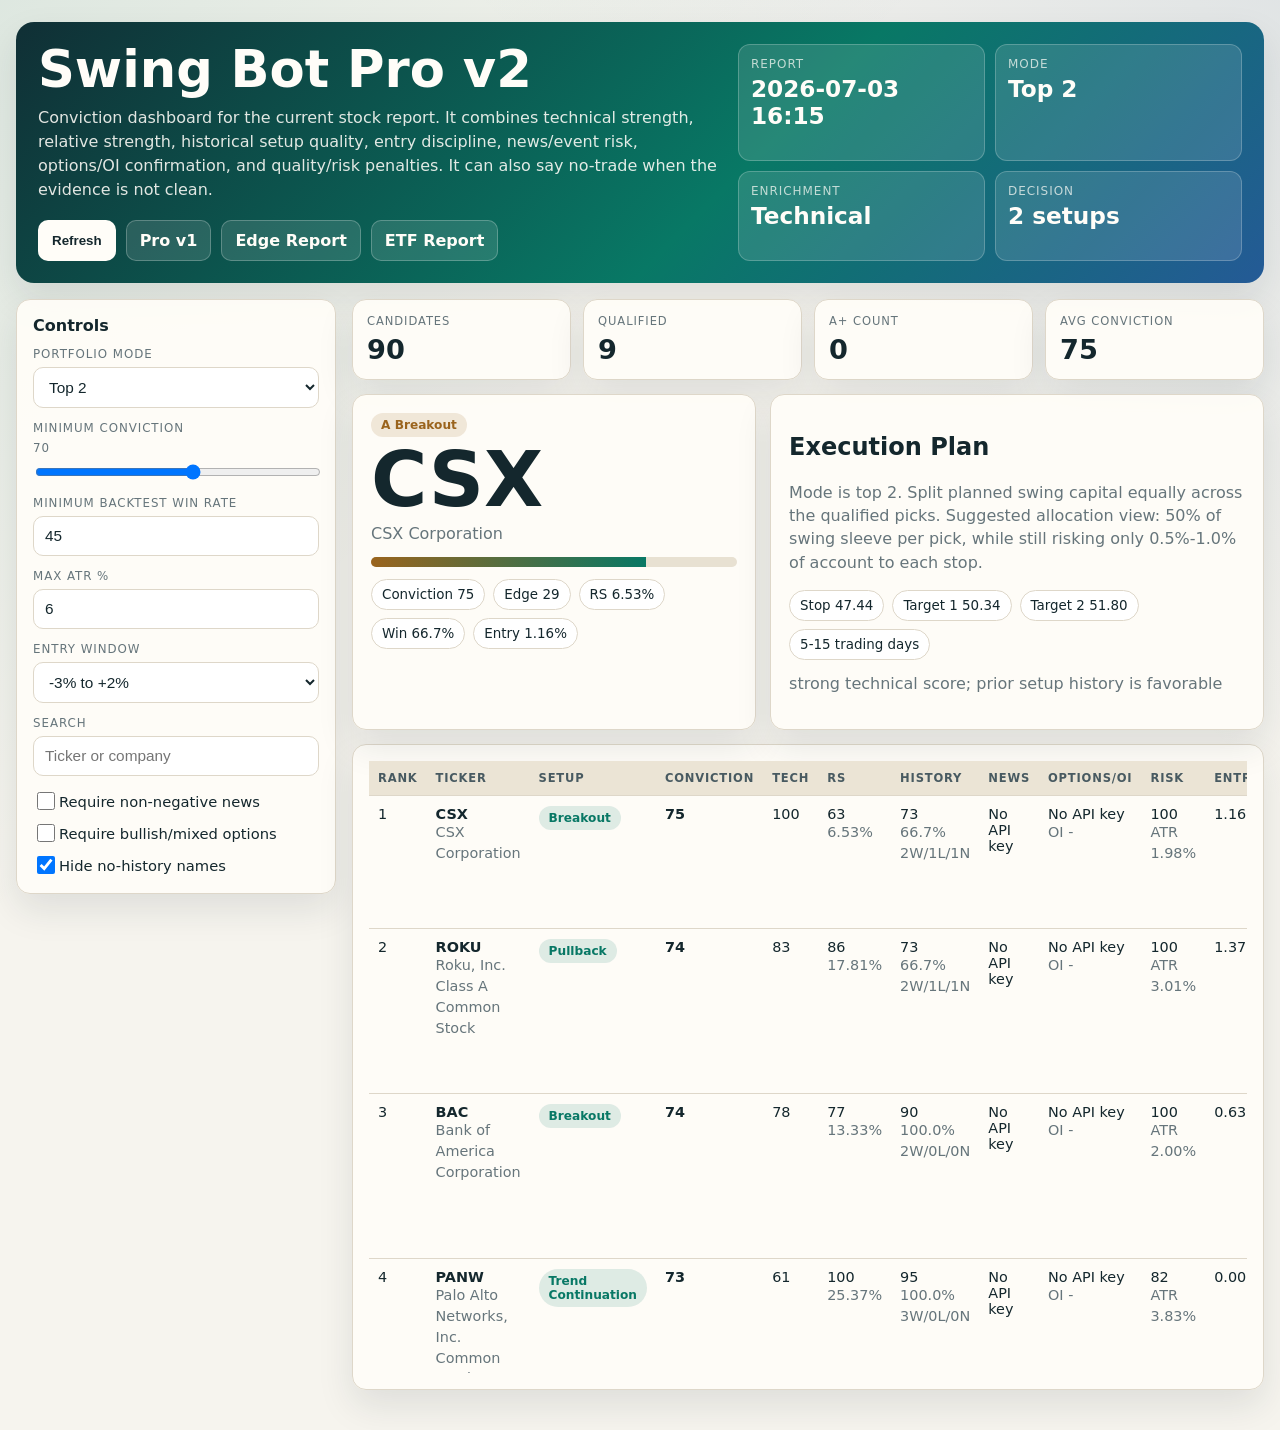
<file: swingbot-pro-v2.html>
<!doctype html>
<html lang="en">
<head>
  <meta charset="utf-8">
  <meta http-equiv="Cache-Control" content="no-cache, no-store, must-revalidate">
  <meta http-equiv="Pragma" content="no-cache">
  <meta http-equiv="Expires" content="0">
  <meta name="viewport" content="width=device-width, initial-scale=1">
  <title>Swing Bot Pro v2</title>
  <style>
    :root {
      --bg: #f6f4ee;
      --panel: #fffdf8;
      --ink: #14272d;
      --muted: #66757b;
      --line: #ded7c9;
      --green: #087865;
      --blue: #245a96;
      --amber: #9a641d;
      --red: #a13d3d;
      --shadow: 0 16px 36px rgba(20, 39, 45, .1);
    }
    * { box-sizing: border-box; }
    body {
      margin: 0;
      color: var(--ink);
      font-family: Inter, ui-sans-serif, system-ui, -apple-system, BlinkMacSystemFont, "Segoe UI", sans-serif;
      background:
        linear-gradient(135deg, rgba(8, 120, 101, .10), transparent 34%),
        linear-gradient(225deg, rgba(36, 90, 150, .10), transparent 30%),
        var(--bg);
    }
    .wrap { max-width: 1500px; margin: 0 auto; padding: 22px 16px 40px; }
    .hero {
      display: grid;
      grid-template-columns: minmax(0, 1.15fr) minmax(300px, .85fr);
      gap: 18px;
      align-items: stretch;
      background: linear-gradient(135deg, #102f35, #087865 58%, #245a96);
      color: #fffdf8;
      border-radius: 18px;
      padding: 22px;
      box-shadow: var(--shadow);
    }
    h1 { margin: 0; font-size: clamp(2rem, 4vw, 4.1rem); line-height: .98; letter-spacing: 0; }
    .hero p { margin: 12px 0 0; max-width: 840px; color: rgba(255,253,248,.88); line-height: 1.5; }
    .hero-actions { display: flex; flex-wrap: wrap; gap: 10px; margin-top: 18px; }
    .btn, button {
      border: 1px solid transparent;
      border-radius: 10px;
      padding: 10px 13px;
      min-height: 40px;
      background: var(--panel);
      color: var(--ink);
      font-weight: 700;
      text-decoration: none;
      cursor: pointer;
    }
    .btn.secondary { background: rgba(255,253,248,.12); color: #fffdf8; border-color: rgba(255,253,248,.24); }
    .pulse {
      display: grid;
      gap: 10px;
      grid-template-columns: repeat(2, minmax(0, 1fr));
    }
    .pulse div {
      border: 1px solid rgba(255,253,248,.22);
      border-radius: 12px;
      padding: 12px;
      background: rgba(255,253,248,.12);
    }
    .k { display:block; color: rgba(255,253,248,.72); font-size: .75rem; text-transform: uppercase; letter-spacing: .08em; }
    .v { display:block; margin-top: 4px; font-size: 1.45rem; font-weight: 800; }
    .grid {
      display: grid;
      grid-template-columns: 320px minmax(0, 1fr);
      gap: 16px;
      margin-top: 16px;
      align-items: start;
    }
    .panel, .trade, .metric {
      background: rgba(255,253,248,.94);
      border: 1px solid var(--line);
      border-radius: 14px;
      box-shadow: var(--shadow);
    }
    .panel { padding: 16px; }
    .panel h2 { margin: 0 0 12px; font-size: 1rem; }
    .filters { display: grid; gap: 13px; }
    label { display: grid; gap: 6px; color: var(--muted); font-size: .74rem; text-transform: uppercase; letter-spacing: .08em; }
    input, select {
      width: 100%;
      border: 1px solid var(--line);
      border-radius: 10px;
      padding: 10px 11px;
      background: #fff;
      color: var(--ink);
      font-size: .96rem;
    }
    input[type="range"] { padding: 0; }
    .toggles { display: grid; gap: 8px; }
    .toggle {
      display: grid;
      grid-template-columns: 18px 1fr;
      gap: 8px;
      align-items: center;
      color: var(--ink);
      text-transform: none;
      letter-spacing: 0;
      font-size: .92rem;
    }
    .toggle input { width: 18px; height: 18px; }
    .metrics {
      display: grid;
      grid-template-columns: repeat(4, minmax(0, 1fr));
      gap: 12px;
    }
    .metric { padding: 14px; }
    .metric .label { color: var(--muted); font-size: .72rem; text-transform: uppercase; letter-spacing: .08em; }
    .metric .value { margin-top: 6px; font-size: 1.7rem; font-weight: 800; }
    .top-zone {
      display: grid;
      grid-template-columns: minmax(0, .9fr) minmax(0, 1.1fr);
      gap: 14px;
      margin-top: 14px;
    }
    .trade { padding: 18px; }
    .ticker { font-size: clamp(2.4rem, 6vw, 5rem); line-height: .9; font-weight: 900; margin: 8px 0; }
    .sub { color: var(--muted); line-height: 1.45; }
    .tag {
      display: inline-flex;
      align-items: center;
      border-radius: 999px;
      padding: 5px 10px;
      font-size: .76rem;
      font-weight: 800;
      background: rgba(8,120,101,.13);
      color: var(--green);
    }
    .tag.warn { background: rgba(154,100,29,.14); color: var(--amber); }
    .tag.bad { background: rgba(161,61,61,.13); color: var(--red); }
    .scorebar { height: 10px; border-radius: 999px; background: #e8e1d2; overflow: hidden; margin: 12px 0; }
    .scorebar span { display: block; height: 100%; background: linear-gradient(90deg, var(--amber), var(--green)); }
    .chips { display: flex; flex-wrap: wrap; gap: 8px; margin-top: 12px; }
    .chip { border: 1px solid var(--line); background: #fff; border-radius: 999px; padding: 7px 10px; font-size: .84rem; }
    .table-wrap { margin-top: 14px; overflow: hidden; }
    .scroll { overflow: auto; max-height: 68vh; }
    table { width: 100%; min-width: 1180px; border-collapse: collapse; }
    th, td { padding: 10px 9px; border-bottom: 1px solid var(--line); text-align: left; vertical-align: top; font-size: .9rem; }
    th { position: sticky; top: 0; background: #ebe4d5; z-index: 1; color: #485a61; font-size: .72rem; text-transform: uppercase; letter-spacing: .07em; }
    tr:hover td { background: rgba(8,120,101,.05); }
    .reason { max-width: 360px; color: var(--muted); }
    .empty { padding: 18px; color: var(--red); }
    @media (max-width: 1050px) {
      .hero, .grid, .top-zone { grid-template-columns: 1fr; }
      .metrics { grid-template-columns: repeat(2, minmax(0, 1fr)); }
    }
    @media (max-width: 640px) {
      .pulse, .metrics { grid-template-columns: 1fr; }
      .wrap { padding: 12px; }
      .hero { border-radius: 14px; }
    }
  </style>
</head>
<body>
  <div class="wrap">
    <section class="hero">
      <div>
        <h1>Swing Bot Pro v2</h1>
        <p>Conviction dashboard for the current stock report. It combines technical strength, relative strength, historical setup quality, entry discipline, news/event risk, options/OI confirmation, and quality/risk penalties. It can also say no-trade when the evidence is not clean.</p>
        <div class="hero-actions">
          <button type="button" onclick="window.location.reload()">Refresh</button>
          <a class="btn secondary" href="swingbot-pro.html?v=v2">Pro v1</a>
          <a class="btn secondary" href="stocks-edge.html?v=v2">Edge Report</a>
          <a class="btn secondary" href="etfs.html?v=v2">ETF Report</a>
        </div>
      </div>
      <div class="pulse">
        <div><span class="k">Report</span><span class="v" id="reportDate">Loading</span></div>
        <div><span class="k">Mode</span><span class="v" id="modeLabel">Top 2</span></div>
        <div><span class="k">Enrichment</span><span class="v" id="enrichmentStatus">Loading</span></div>
        <div><span class="k">Decision</span><span class="v" id="decisionLabel">Wait</span></div>
      </div>
    </section>

    <div class="grid">
      <aside class="panel">
        <h2>Controls</h2>
        <div class="filters">
          <label>Portfolio Mode
            <select id="topN">
              <option value="1">Top 1</option>
              <option value="2" selected>Top 2</option>
              <option value="3">Top 3</option>
              <option value="5">Top 5</option>
            </select>
          </label>
          <label>Minimum Conviction <span id="convictionValue">70</span>
            <input id="minConviction" type="range" min="45" max="90" step="1" value="70">
          </label>
          <label>Minimum Backtest Win Rate
            <input id="minWinRate" type="number" min="0" max="100" step="5" value="45">
          </label>
          <label>Max ATR %
            <input id="maxAtr" type="number" min="1" max="15" step=".5" value="6">
          </label>
          <label>Entry Window
            <select id="entryWindow">
              <option value="strict" selected>-3% to +2%</option>
              <option value="normal">-5% to +4%</option>
              <option value="open">Open</option>
            </select>
          </label>
          <label>Search
            <input id="search" type="text" placeholder="Ticker or company">
          </label>
          <div class="toggles">
            <label class="toggle"><input id="requireNews" type="checkbox"> Require non-negative news</label>
            <label class="toggle"><input id="requireOptions" type="checkbox"> Require bullish/mixed options</label>
            <label class="toggle"><input id="hideNoHistory" type="checkbox" checked> Hide no-history names</label>
          </div>
        </div>
      </aside>

      <main>
        <section class="metrics">
          <article class="metric"><div class="label">Candidates</div><div class="value" id="candidateCount">-</div></article>
          <article class="metric"><div class="label">Qualified</div><div class="value" id="qualifiedCount">-</div></article>
          <article class="metric"><div class="label">A+ Count</div><div class="value" id="aplusCount">-</div></article>
          <article class="metric"><div class="label">Avg Conviction</div><div class="value" id="avgConviction">-</div></article>
        </section>

        <section class="top-zone">
          <article class="trade" id="bestTrade"></article>
          <article class="trade" id="tradePlan"></article>
        </section>

        <section class="panel table-wrap">
          <div class="scroll">
            <table>
              <thead>
                <tr>
                  <th>Rank</th><th>Ticker</th><th>Setup</th><th>Conviction</th><th>Tech</th><th>RS</th><th>History</th><th>News</th><th>Options/OI</th><th>Risk</th><th>Entry</th><th>Stop</th><th>T1</th><th>Hold</th><th>Why</th>
                </tr>
              </thead>
              <tbody id="body"></tbody>
            </table>
          </div>
        </section>
      </main>
    </div>
  </div>

  <script>
    const state = { rows: [], enrichment: { items: {} }, scored: [] };
    const els = {
      reportDate: document.getElementById("reportDate"),
      modeLabel: document.getElementById("modeLabel"),
      enrichmentStatus: document.getElementById("enrichmentStatus"),
      decisionLabel: document.getElementById("decisionLabel"),
      topN: document.getElementById("topN"),
      minConviction: document.getElementById("minConviction"),
      convictionValue: document.getElementById("convictionValue"),
      minWinRate: document.getElementById("minWinRate"),
      maxAtr: document.getElementById("maxAtr"),
      entryWindow: document.getElementById("entryWindow"),
      search: document.getElementById("search"),
      requireNews: document.getElementById("requireNews"),
      requireOptions: document.getElementById("requireOptions"),
      hideNoHistory: document.getElementById("hideNoHistory"),
      candidateCount: document.getElementById("candidateCount"),
      qualifiedCount: document.getElementById("qualifiedCount"),
      aplusCount: document.getElementById("aplusCount"),
      avgConviction: document.getElementById("avgConviction"),
      bestTrade: document.getElementById("bestTrade"),
      tradePlan: document.getElementById("tradePlan"),
      body: document.getElementById("body")
    };

    function num(value, fallback = 0) {
      const parsed = Number(value);
      return Number.isFinite(parsed) ? parsed : fallback;
    }
    function clamp(value, min, max) { return Math.max(min, Math.min(max, value)); }
    function fmt(value, digits = 2) { return num(value).toFixed(digits); }
    function rowsFromReport(html) {
      const match = html.match(/const rows = (\[.*?\]);\n\s*const state/s);
      if (!match) throw new Error("Could not read stock report rows.");
      return JSON.parse(match[1]);
    }
    function updatedFromReport(html) {
      const match = html.match(/Last Updated: ([^<]+)/);
      return match ? match[1] : "unknown";
    }
    function entryBounds() {
      if (els.entryWindow.value === "strict") return [-3, 2];
      if (els.entryWindow.value === "normal") return [-5, 4];
      return [-100, 100];
    }
    function componentScores(row, extra) {
      const technical = clamp(num(row.score) / 115 * 100, 0, 100);
      const rs = clamp(50 + num(row.rsVsSpy20d) * 2, 0, 100);
      const confidence = row.setupConfidence == null ? 45 : num(row.setupConfidence);
      const sampleBonus = clamp(num(row.similarSetups) * 5, 0, 20);
      const history = clamp(confidence * .8 + sampleBonus, 0, 100);
      const news = extra.news?.available ? clamp(50 + num(extra.news.score) * 5, 0, 100) : 50;
      const options = extra.options?.available ? clamp(50 + num(extra.options.score) * 5, 0, 100) : 50;
      const quality = extra.quality?.available ? clamp(50 + num(extra.quality.score) * 5, 0, 100) : 50;
      let risk = 100;
      if (num(row.atrPct) > 6) risk -= 28;
      if (num(row.entryChangePct) > 2) risk -= 24;
      if (num(row.entryChangePct) < -3) risk -= 24;
      if (num(row.rsi14) > 72) risk -= 18;
      if (num(row.daysInList) > 5) risk -= 12;
      return { technical, rs, history, news, options, quality, risk: clamp(risk, 0, 100) };
    }
    function conviction(row) {
      const extra = state.enrichment.items?.[row.ticker] || {};
      const c = componentScores(row, extra);
      const value =
        c.technical * .28 +
        c.rs * .18 +
        c.history * .18 +
        c.news * .12 +
        c.options * .14 +
        c.quality * .06 +
        c.risk * .04;
      const reasons = [];
      if (row.score >= 90) reasons.push("strong technical score");
      if (row.rsVsSpy20d >= 7) reasons.push("beating SPY");
      if (row.setupConfidence != null && row.setupConfidence >= 60) reasons.push("prior setup history is favorable");
      if (extra.news?.label === "Positive") reasons.push("news tone positive");
      if (extra.options?.label === "Bullish") reasons.push("options/OI bullish");
      if (row.entryChangePct > 2) reasons.push("extended from first entry");
      if (row.entryChangePct < -3) reasons.push("broken pullback risk");
      if (row.atrPct > 6) reasons.push("ATR risk elevated");
      return { value: Math.round(value), components: c, extra, reasons };
    }
    function scoreRows() {
      state.scored = state.rows
        .filter(row => row.goodForSwing && row.setup !== "Avoid")
        .map(row => ({ ...row, pro2: conviction(row) }))
        .sort((a, b) => b.pro2.value - a.pro2.value || num(b.edgeScore) - num(a.edgeScore) || num(b.rsVsSpy20d) - num(a.rsVsSpy20d));
    }
    function passes(row) {
      const [minEntry, maxEntry] = entryBounds();
      const term = els.search.value.trim().toLowerCase();
      if (term && !row.ticker.toLowerCase().includes(term) && !(row.name || "").toLowerCase().includes(term)) return false;
      if (row.pro2.value < num(els.minConviction.value)) return false;
      if (row.atrPct > num(els.maxAtr.value)) return false;
      if (row.entryChangePct < minEntry || row.entryChangePct > maxEntry) return false;
      if (els.hideNoHistory.checked && row.setupConfidence == null) return false;
      if (row.setupConfidence != null && row.setupConfidence < num(els.minWinRate.value)) return false;
      if (els.requireNews.checked && row.pro2.extra.news?.label === "Negative") return false;
      if (els.requireOptions.checked && row.pro2.extra.options?.label === "Bearish") return false;
      return true;
    }
    function labelFor(row) {
      if (!row) return "No Trade";
      if (row.pro2.value >= 80) return "A+";
      if (row.pro2.value >= 70) return "A";
      return "Watch";
    }
    function renderBest(rows) {
      const top = rows[0];
      if (!top) {
        els.bestTrade.innerHTML = '<span class="tag bad">No trade</span><div class="ticker">CASH</div><div class="sub">No setup passed the active filters. Do not force a swing entry.</div>';
        els.tradePlan.innerHTML = '<h2>Plan</h2><p class="sub">Stay in cash or use ETF/core allocation until a cleaner A/A+ setup appears.</p>';
        return;
      }
      const label = labelFor(top);
      els.bestTrade.innerHTML = `
        <span class="tag ${label === "A+" ? "" : "warn"}">${label} ${top.setup}</span>
        <div class="ticker">${top.ticker}</div>
        <div class="sub">${top.name || ""}</div>
        <div class="scorebar"><span style="width:${top.pro2.value}%"></span></div>
        <div class="chips">
          <span class="chip">Conviction ${top.pro2.value}</span>
          <span class="chip">Edge ${top.edgeScore ?? 0}</span>
          <span class="chip">RS ${fmt(top.rsVsSpy20d)}%</span>
          <span class="chip">Win ${top.confidenceLabel || "N/A"}</span>
          <span class="chip">Entry ${fmt(top.entryChangePct)}%</span>
        </div>`;
      const picks = rows.slice(0, num(els.topN.value));
      const risk = picks.length ? 100 / picks.length : 0;
      els.tradePlan.innerHTML = `
        <h2>Execution Plan</h2>
        <p class="sub">Mode is top ${els.topN.value}. Split planned swing capital equally across the qualified picks. Suggested allocation view: ${fmt(risk, 0)}% of swing sleeve per pick, while still risking only 0.5%-1.0% of account to each stop.</p>
        <div class="chips">
          <span class="chip">Stop ${fmt(top.stopLoss)}</span>
          <span class="chip">Target 1 ${fmt(top.target1)}</span>
          <span class="chip">Target 2 ${fmt(top.target2)}</span>
          <span class="chip">${top.holdWindow}</span>
        </div>
        <p class="sub" style="margin-top:12px">${top.pro2.reasons.join("; ") || "Balanced setup, but no standout reason tag."}</p>`;
    }
    function render() {
      els.convictionValue.textContent = els.minConviction.value;
      els.modeLabel.textContent = `Top ${els.topN.value}`;
      const rows = state.scored.filter(passes);
      const selected = rows.slice(0, num(els.topN.value));
      els.candidateCount.textContent = state.scored.length;
      els.qualifiedCount.textContent = rows.length;
      els.aplusCount.textContent = rows.filter(r => r.pro2.value >= 80).length;
      els.avgConviction.textContent = selected.length ? Math.round(selected.reduce((s, r) => s + r.pro2.value, 0) / selected.length) : "-";
      els.decisionLabel.textContent = selected.length ? `${selected.length} setup${selected.length > 1 ? "s" : ""}` : "No Trade";
      renderBest(rows);
      els.body.innerHTML = rows.length ? rows.slice(0, 30).map((row, index) => `
        <tr>
          <td>${index + 1}</td>
          <td><strong>${row.ticker}</strong><br><span class="sub">${row.name || ""}</span></td>
          <td><span class="tag">${row.setup}</span></td>
          <td><strong>${row.pro2.value}</strong></td>
          <td>${Math.round(row.pro2.components.technical)}</td>
          <td>${Math.round(row.pro2.components.rs)}<br><span class="sub">${fmt(row.rsVsSpy20d)}%</span></td>
          <td>${Math.round(row.pro2.components.history)}<br><span class="sub">${row.confidenceLabel || "N/A"} ${row.setupWins || 0}W/${row.setupLosses || 0}L/${row.setupNeutral || 0}N</span></td>
          <td>${row.pro2.extra.news?.label || "Unavailable"}</td>
          <td>${row.pro2.extra.options?.label || "Unavailable"}<br><span class="sub">OI ${row.pro2.extra.options?.callPutOi ?? "-"}</span></td>
          <td>${Math.round(row.pro2.components.risk)}<br><span class="sub">ATR ${fmt(row.atrPct)}%</span></td>
          <td>${fmt(row.entryChangePct)}%</td>
          <td>${fmt(row.stopLoss)}</td>
          <td>${fmt(row.target1)}</td>
          <td>${row.holdWindow}</td>
          <td class="reason">${row.pro2.reasons.join("; ")}</td>
        </tr>`).join("") : '<tr><td colspan="15" class="empty">No setup passed the active filters.</td></tr>';
    }
    async function boot() {
      try {
        const report = await fetch(`stocks-edge.html?v=${Date.now()}`, { cache: "no-store" });
        if (!report.ok) throw new Error(`Stock report fetch failed: ${report.status}`);
        const html = await report.text();
        state.rows = rowsFromReport(html);
        els.reportDate.textContent = updatedFromReport(html);
        try {
          const enriched = await fetch(`swingbot-pro-v2-data.json?v=${Date.now()}`, { cache: "no-store" });
          state.enrichment = enriched.ok ? await enriched.json() : { items: {} };
        } catch (_) {
          state.enrichment = { items: {} };
        }
        const source = state.enrichment.source || "technical-only";
        els.enrichmentStatus.textContent = source === "massive" ? "News/OI" : "Technical";
        scoreRows();
        render();
      } catch (error) {
        els.bestTrade.innerHTML = `<span class="tag bad">Load error</span><p class="sub">${error.message}</p>`;
      }
    }
    [els.topN, els.minConviction, els.minWinRate, els.maxAtr, els.entryWindow, els.search, els.requireNews, els.requireOptions, els.hideNoHistory]
      .forEach(el => { el.addEventListener("input", render); el.addEventListener("change", render); });
    boot();
  </script>
</body>
</html>
</file>
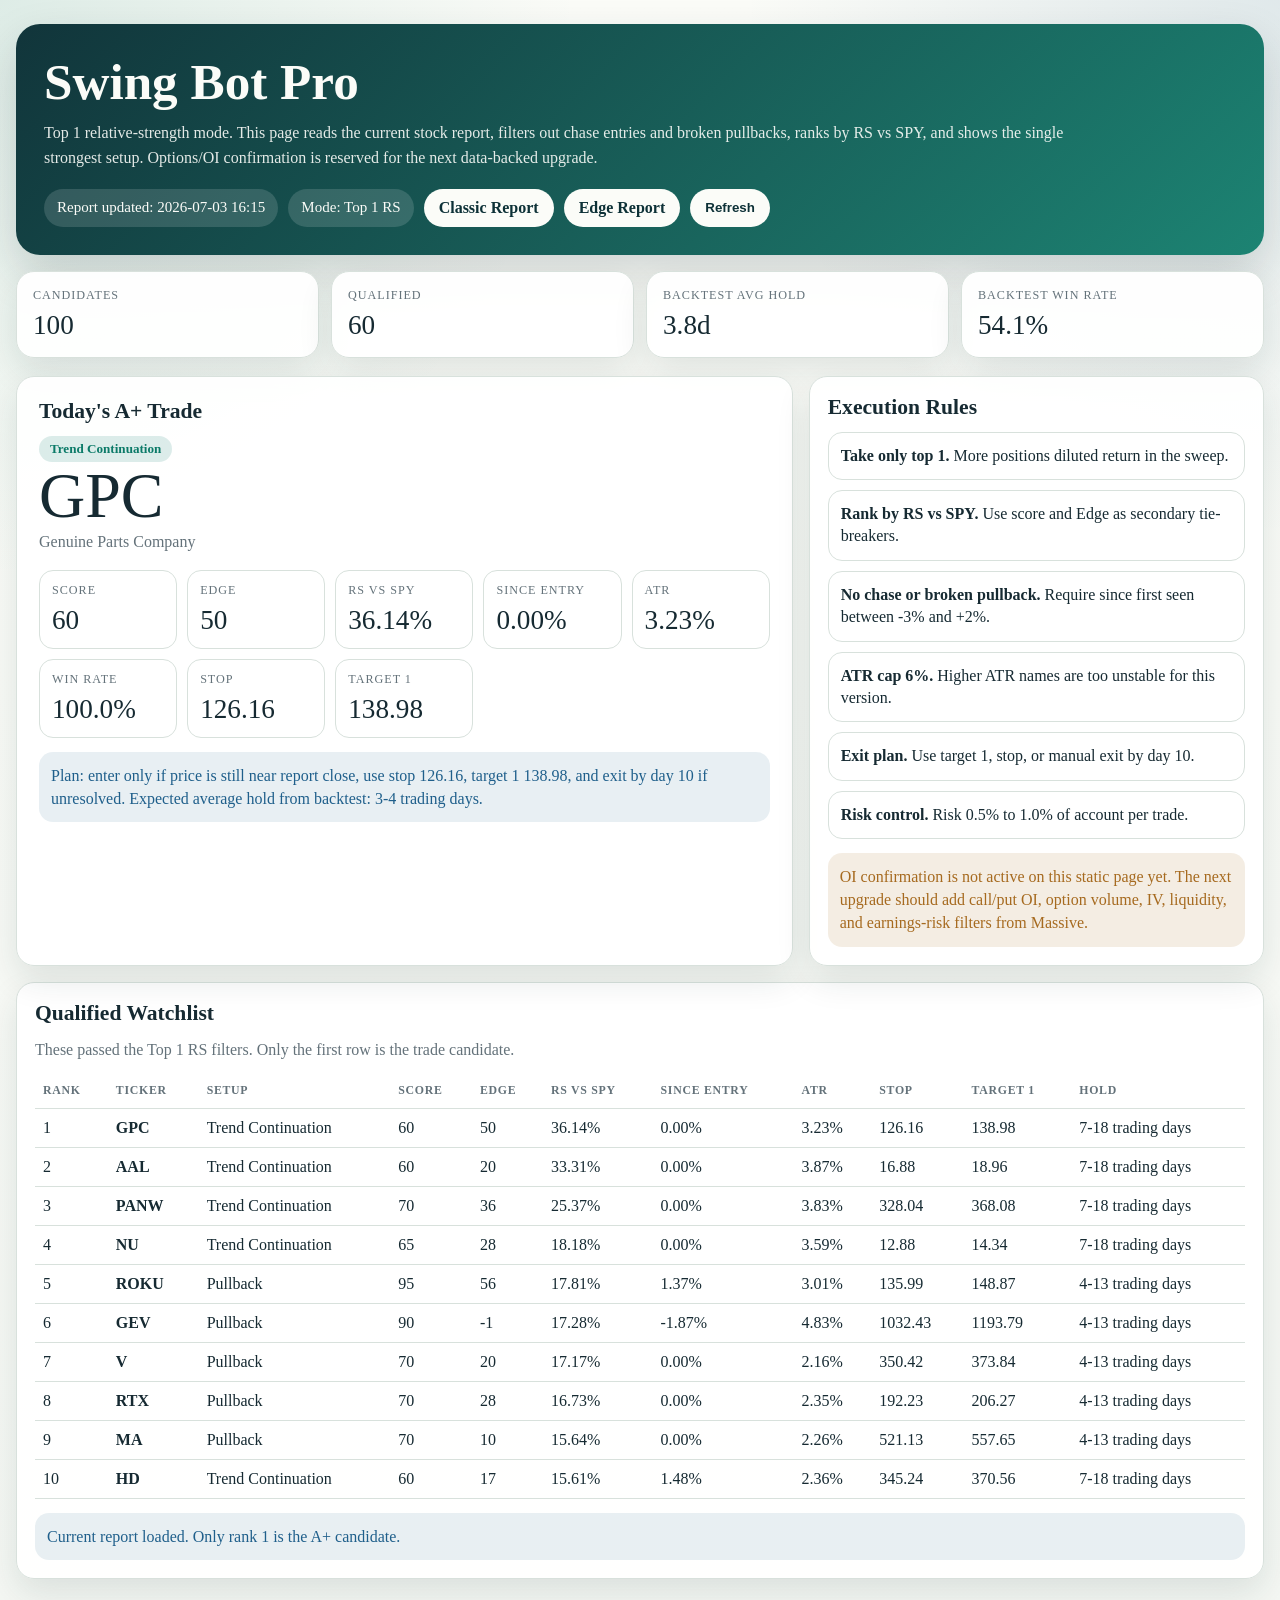
<file: swingbot-pro.html>
<!doctype html>
<html lang="en">
<head>
  <meta charset="utf-8">
  <meta http-equiv="Cache-Control" content="no-cache, no-store, must-revalidate">
  <meta http-equiv="Pragma" content="no-cache">
  <meta http-equiv="Expires" content="0">
  <meta name="viewport" content="width=device-width, initial-scale=1">
  <title>Swing Bot Pro</title>
  <style>
    :root {
      --bg: #f4f7f3;
      --panel: rgba(255,255,255,.96);
      --ink: #162a32;
      --muted: #64727a;
      --line: #d8e1dc;
      --green: #0b7a68;
      --blue: #1f5f8b;
      --amber: #a66a1f;
      --red: #a3423f;
      --shadow: 0 14px 34px rgba(22,42,50,.11);
    }
    * { box-sizing: border-box; }
    body {
      margin: 0;
      color: var(--ink);
      font-family: Georgia, "Times New Roman", serif;
      background:
        radial-gradient(circle at top left, rgba(11,122,104,.12), transparent 28%),
        radial-gradient(circle at top right, rgba(31,95,139,.12), transparent 26%),
        linear-gradient(180deg, #fbfcf8 0%, var(--bg) 100%);
    }
    .wrap { max-width: 1420px; margin: 0 auto; padding: 24px 16px 42px; }
    .hero {
      background: linear-gradient(135deg, rgba(13,49,55,.98), rgba(11,122,104,.92));
      color: #fbfcf8;
      border-radius: 24px;
      padding: 28px;
      box-shadow: 0 20px 45px rgba(22,42,50,.18);
    }
    .hero h1 { margin: 0 0 10px; font-size: clamp(2rem, 4vw, 3.5rem); }
    .hero p { margin: 0; line-height: 1.55; max-width: 1040px; color: rgba(251,252,248,.9); }
    .hero-tools { display: flex; flex-wrap: wrap; gap: 10px; margin-top: 18px; }
    .pill {
      display: inline-flex;
      align-items: center;
      min-height: 38px;
      padding: 8px 13px;
      border-radius: 999px;
      background: rgba(255,255,255,.14);
      color: #fbfcf8;
      font-size: .94rem;
    }
    .button {
      border: 0;
      border-radius: 999px;
      padding: 10px 15px;
      background: #fbfcf8;
      color: #0d3137;
      font-weight: 700;
      cursor: pointer;
      text-decoration: none;
    }
    .grid {
      display: grid;
      grid-template-columns: minmax(0, 1.45fr) minmax(320px, .85fr);
      gap: 16px;
      margin-top: 18px;
    }
    .panel, .metric, .trade-card {
      background: var(--panel);
      border: 1px solid var(--line);
      border-radius: 18px;
      box-shadow: var(--shadow);
    }
    .panel { padding: 18px; }
    .panel h2, .trade-card h2 { margin: 0 0 12px; font-size: 1.35rem; }
    .metrics {
      display: grid;
      grid-template-columns: repeat(auto-fit, minmax(170px, 1fr));
      gap: 12px;
      margin-top: 16px;
    }
    .metric { padding: 16px; }
    .label { color: var(--muted); text-transform: uppercase; letter-spacing: .08em; font-size: .76rem; }
    .value { font-size: 1.7rem; margin-top: 7px; }
    .trade-card { padding: 22px; }
    .ticker { font-size: clamp(2rem, 5vw, 4rem); line-height: .95; margin: 4px 0; }
    .sub { color: var(--muted); line-height: 1.45; }
    .tag {
      display: inline-block;
      padding: 5px 11px;
      border-radius: 999px;
      background: rgba(11,122,104,.14);
      color: var(--green);
      font-weight: 700;
      font-size: .82rem;
    }
    .trade-grid {
      display: grid;
      grid-template-columns: repeat(auto-fit, minmax(130px, 1fr));
      gap: 10px;
      margin-top: 16px;
    }
    .stat {
      border: 1px solid var(--line);
      border-radius: 14px;
      padding: 12px;
      background: #fff;
    }
    .rules {
      display: grid;
      gap: 10px;
      margin: 0;
      padding: 0;
      list-style: none;
    }
    .rules li {
      border: 1px solid var(--line);
      border-radius: 14px;
      padding: 12px;
      background: #fff;
      line-height: 1.4;
    }
    .status {
      margin-top: 14px;
      padding: 12px;
      border-radius: 14px;
      background: rgba(31,95,139,.1);
      color: var(--blue);
      line-height: 1.45;
    }
    .warn { background: rgba(166,106,31,.12); color: var(--amber); }
    .bad { background: rgba(163,66,63,.12); color: var(--red); }
    table { width: 100%; border-collapse: collapse; margin-top: 12px; }
    th, td { text-align: left; padding: 10px 8px; border-bottom: 1px solid var(--line); vertical-align: top; }
    th { color: var(--muted); text-transform: uppercase; letter-spacing: .06em; font-size: .74rem; }
    @media (max-width: 900px) {
      .grid { grid-template-columns: 1fr; }
      .hero { padding: 22px; }
    }
  </style>
</head>
<body>
  <div class="wrap">
    <section class="hero">
      <h1>Swing Bot Pro</h1>
      <p>Top 1 relative-strength mode. This page reads the current stock report, filters out chase entries and broken pullbacks, ranks by RS vs SPY, and shows the single strongest setup. Options/OI confirmation is reserved for the next data-backed upgrade.</p>
      <div class="hero-tools">
        <span class="pill" id="reportDate">Report date: loading</span>
        <span class="pill">Mode: Top 1 RS</span>
        <a class="button" href="stocks.html?v=pro">Classic Report</a>
        <a class="button" href="stocks-edge.html?v=pro">Edge Report</a>
        <button class="button" type="button" onclick="window.location.reload()">Refresh</button>
      </div>
    </section>

    <section class="metrics">
      <article class="metric"><div class="label">Candidates</div><div class="value" id="candidateCount">-</div></article>
      <article class="metric"><div class="label">Qualified</div><div class="value" id="qualifiedCount">-</div></article>
      <article class="metric"><div class="label">Backtest Avg Hold</div><div class="value">3.8d</div></article>
      <article class="metric"><div class="label">Backtest Win Rate</div><div class="value">54.1%</div></article>
    </section>

    <div class="grid">
      <section class="trade-card">
        <h2>Today's A+ Trade</h2>
        <div id="topTrade">
          <div class="sub">Loading current report data.</div>
        </div>
      </section>

      <section class="panel">
        <h2>Execution Rules</h2>
        <ul class="rules">
          <li><strong>Take only top 1.</strong> More positions diluted return in the sweep.</li>
          <li><strong>Rank by RS vs SPY.</strong> Use score and Edge as secondary tie-breakers.</li>
          <li><strong>No chase or broken pullback.</strong> Require since first seen between -3% and +2%.</li>
          <li><strong>ATR cap 6%.</strong> Higher ATR names are too unstable for this version.</li>
          <li><strong>Exit plan.</strong> Use target 1, stop, or manual exit by day 10.</li>
          <li><strong>Risk control.</strong> Risk 0.5% to 1.0% of account per trade.</li>
        </ul>
        <div class="status warn">OI confirmation is not active on this static page yet. The next upgrade should add call/put OI, option volume, IV, liquidity, and earnings-risk filters from Massive.</div>
      </section>
    </div>

    <section class="panel" style="margin-top:16px">
      <h2>Qualified Watchlist</h2>
      <div class="sub">These passed the Top 1 RS filters. Only the first row is the trade candidate.</div>
      <table>
        <thead>
          <tr>
            <th>Rank</th><th>Ticker</th><th>Setup</th><th>Score</th><th>Edge</th><th>RS vs SPY</th><th>Since Entry</th><th>ATR</th><th>Stop</th><th>Target 1</th><th>Hold</th>
          </tr>
        </thead>
        <tbody id="watchlist"></tbody>
      </table>
      <div id="loadStatus" class="status">Loading.</div>
    </section>
  </div>

  <script>
    const RULES = {
      minScore: 55,
      maxAtr: 6,
      minEntryChange: -3,
      maxEntryChange: 2
    };

    function num(value, fallback = 0) {
      const parsed = Number(value);
      return Number.isFinite(parsed) ? parsed : fallback;
    }

    function fmt(value, digits = 2) {
      return num(value).toFixed(digits);
    }

    function extractRows(html) {
      const match = html.match(/const rows = (\[.*?\]);\n\s*const state/s);
      if (!match) throw new Error("Could not find report rows in stocks page.");
      return JSON.parse(match[1]);
    }

    function extractUpdated(html) {
      const match = html.match(/Last Updated: ([^<]+)/);
      return match ? match[1] : "unknown";
    }

    function qualify(row) {
      return row.goodForSwing &&
        num(row.score) >= RULES.minScore &&
        num(row.atrPct, 99) <= RULES.maxAtr &&
        num(row.entryChangePct, 99) >= RULES.minEntryChange &&
        num(row.entryChangePct, 99) <= RULES.maxEntryChange &&
        row.setup !== "Avoid";
    }

    function rankRows(rows) {
      return rows
        .filter(qualify)
        .sort((a, b) =>
          num(b.rsVsSpy20d) - num(a.rsVsSpy20d) ||
          num(b.score) - num(a.score) ||
          num(b.edgeScore) - num(a.edgeScore) ||
          num(b.volumeRatio) - num(a.volumeRatio)
        );
    }

    function renderTop(row) {
      const node = document.getElementById("topTrade");
      if (!row) {
        node.innerHTML = '<div class="status bad">No A+ trade today. Do not force a trade.</div>';
        return;
      }
      node.innerHTML = `
        <span class="tag">${row.setup}</span>
        <div class="ticker">${row.ticker}</div>
        <div class="sub">${row.name || ""}</div>
        <div class="trade-grid">
          <div class="stat"><div class="label">Score</div><div class="value">${row.score}</div></div>
          <div class="stat"><div class="label">Edge</div><div class="value">${row.edgeScore ?? 0}</div></div>
          <div class="stat"><div class="label">RS vs SPY</div><div class="value">${fmt(row.rsVsSpy20d)}%</div></div>
          <div class="stat"><div class="label">Since Entry</div><div class="value">${fmt(row.entryChangePct)}%</div></div>
          <div class="stat"><div class="label">ATR</div><div class="value">${fmt(row.atrPct)}%</div></div>
          <div class="stat"><div class="label">Win Rate</div><div class="value">${row.confidenceLabel || "N/A"}</div></div>
          <div class="stat"><div class="label">Stop</div><div class="value">${fmt(row.stopLoss)}</div></div>
          <div class="stat"><div class="label">Target 1</div><div class="value">${fmt(row.target1)}</div></div>
        </div>
        <div class="status">Plan: enter only if price is still near report close, use stop ${fmt(row.stopLoss)}, target 1 ${fmt(row.target1)}, and exit by day 10 if unresolved. Expected average hold from backtest: 3-4 trading days.</div>
      `;
    }

    function renderWatchlist(rows) {
      const body = document.getElementById("watchlist");
      body.innerHTML = rows.slice(0, 10).map((row, index) => `
        <tr>
          <td>${index + 1}</td>
          <td><strong>${row.ticker}</strong></td>
          <td>${row.setup}</td>
          <td>${row.score}</td>
          <td>${row.edgeScore ?? 0}</td>
          <td>${fmt(row.rsVsSpy20d)}%</td>
          <td>${fmt(row.entryChangePct)}%</td>
          <td>${fmt(row.atrPct)}%</td>
          <td>${fmt(row.stopLoss)}</td>
          <td>${fmt(row.target1)}</td>
          <td>${row.holdWindow || "3-10d"}</td>
        </tr>
      `).join("");
    }

    async function boot() {
      const status = document.getElementById("loadStatus");
      try {
        const response = await fetch(`stocks-edge.html?v=${Date.now()}`, { cache: "no-store" });
        if (!response.ok) throw new Error(`Report fetch failed: ${response.status}`);
        const html = await response.text();
        const rows = extractRows(html);
        const updated = extractUpdated(html);
        const qualified = rankRows(rows);
        document.getElementById("reportDate").textContent = `Report updated: ${updated}`;
        document.getElementById("candidateCount").textContent = rows.length;
        document.getElementById("qualifiedCount").textContent = qualified.length;
        renderTop(qualified[0]);
        renderWatchlist(qualified);
        status.textContent = qualified.length ? "Current report loaded. Only rank 1 is the A+ candidate." : "Current report loaded. No trade passed the A+ filter today.";
      } catch (error) {
        status.className = "status bad";
        status.textContent = error.message;
        renderTop(null);
      }
    }

    boot();
  </script>
</body>
</html>
</file>
<file: portfolio-tracker.css>
.lt-shell {
  display: grid;
  gap: 12px;
}

.lt-hero {
  display: grid;
  grid-template-columns: minmax(0, 1.35fr) minmax(280px, .65fr);
  gap: 16px;
  padding: 18px;
  border: 1px solid var(--line);
  border-radius: 12px;
  background:
    linear-gradient(135deg, rgba(8, 120, 101, .12), rgba(36, 90, 150, .08)),
    var(--panel);
  box-shadow: var(--shadow);
}

.lt-hero h2 {
  margin: 4px 0 7px;
  font-size: 1.5rem;
}

.lt-hero p {
  max-width: 850px;
  margin: 0;
  color: var(--muted);
  line-height: 1.5;
}

.lt-eyebrow {
  color: var(--green);
  font-size: .7rem;
  font-weight: 900;
  letter-spacing: .12em;
  text-transform: uppercase;
}

.lt-hero-side {
  display: grid;
  align-content: center;
  gap: 10px;
  padding: 13px;
  border: 1px solid rgba(8, 120, 101, .22);
  border-radius: 10px;
  background: rgba(255, 253, 248, .8);
}

.lt-actions {
  display: flex;
  flex-wrap: wrap;
  gap: 7px;
}

.lt-status {
  color: var(--muted);
  font-size: .82rem;
  line-height: 1.4;
}

.lt-summary {
  display: grid;
  grid-template-columns: repeat(5, minmax(0, 1fr));
  gap: 10px;
}

.lt-summary .metric {
  min-width: 0;
}

.lt-summary .value {
  overflow-wrap: anywhere;
}

.lt-summary .sub {
  margin-top: 4px;
}

.lt-section-title {
  display: flex;
  align-items: flex-end;
  justify-content: space-between;
  gap: 12px;
  margin-bottom: 12px;
}

.lt-section-title h2,
.lt-section-title p {
  margin: 0;
}

.lt-allocation-grid {
  display: grid;
  grid-template-columns: repeat(6, minmax(145px, 1fr));
  gap: 8px;
}

.lt-asset-card {
  min-width: 0;
  padding: 11px;
  border: 1px solid var(--line);
  border-radius: 9px;
  background: #fff;
}

.lt-asset-top,
.lt-asset-meta {
  display: flex;
  align-items: baseline;
  justify-content: space-between;
  gap: 8px;
}

.lt-asset-top strong {
  font-size: 1.05rem;
}

.lt-asset-top span,
.lt-asset-meta {
  color: var(--muted);
  font-size: .75rem;
}

.lt-progress {
  height: 7px;
  margin: 10px 0 8px;
  overflow: hidden;
  border-radius: 999px;
  background: #e8e1d2;
}

.lt-progress span {
  display: block;
  height: 100%;
  border-radius: inherit;
  background: linear-gradient(90deg, var(--blue), var(--green));
}

.lt-progress.cash span {
  background: linear-gradient(90deg, var(--amber), #d49840);
}

.lt-tablewrap {
  overflow: auto;
  border: 1px solid var(--line);
  border-radius: 10px;
}

.lt-table {
  min-width: 940px;
}

.lt-table th:last-child,
.lt-table td:last-child {
  text-align: right;
}

.lt-table button {
  min-height: 44px;
  padding: 8px 10px;
  font-size: .76rem;
}

.lt-cell-main {
  font-weight: 850;
}

.lt-cell-sub {
  display: block;
  margin-top: 3px;
  color: var(--muted);
  font-size: .76rem;
  line-height: 1.35;
}

.lt-pending {
  color: var(--amber);
  font-weight: 850;
}

.lt-note {
  padding: 11px 13px;
  border-left: 4px solid var(--blue);
  border-radius: 8px;
  background: rgba(36, 90, 150, .08);
  color: var(--muted);
  font-size: .84rem;
  line-height: 1.5;
}

.lt-note.warning {
  border-left-color: var(--amber);
  background: rgba(167, 104, 29, .09);
}

.lt-empty {
  padding: 16px;
  color: var(--muted);
  text-align: center;
}

.lt-dialog-note {
  margin: 8px 0 13px;
  padding: 10px;
  border-radius: 8px;
  background: rgba(36, 90, 150, .08);
  color: var(--muted);
  font-size: .82rem;
  line-height: 1.45;
}

.lt-form-wide {
  grid-column: 1 / -1;
}

[data-lt-buy-field][hidden] {
  display: none !important;
}

@media (max-width: 1180px) {
  .lt-summary { grid-template-columns: repeat(3, minmax(0, 1fr)); }
  .lt-allocation-grid { grid-template-columns: repeat(3, minmax(145px, 1fr)); }
}

@media (max-width: 820px) {
  .lt-hero { grid-template-columns: 1fr; }
  .lt-allocation-grid { grid-template-columns: repeat(2, minmax(135px, 1fr)); }
}

@media (max-width: 620px) {
  .lt-summary { grid-template-columns: repeat(2, minmax(0, 1fr)); }
  .lt-summary .metric:first-child { grid-column: 1 / -1; }
  .lt-section-title { display: grid; }
  .lt-allocation-grid { grid-template-columns: repeat(2, minmax(0, 1fr)); }
  .lt-hero { padding: 14px; }
  .lt-actions button { flex: 1 1 145px; }
  .lt-table th:last-child,
  .lt-table td:last-child {
    position: sticky;
    right: 0;
    z-index: 1;
    background: var(--panel);
    box-shadow: -8px 0 12px rgba(24, 33, 44, .08);
  }
}
</file>
